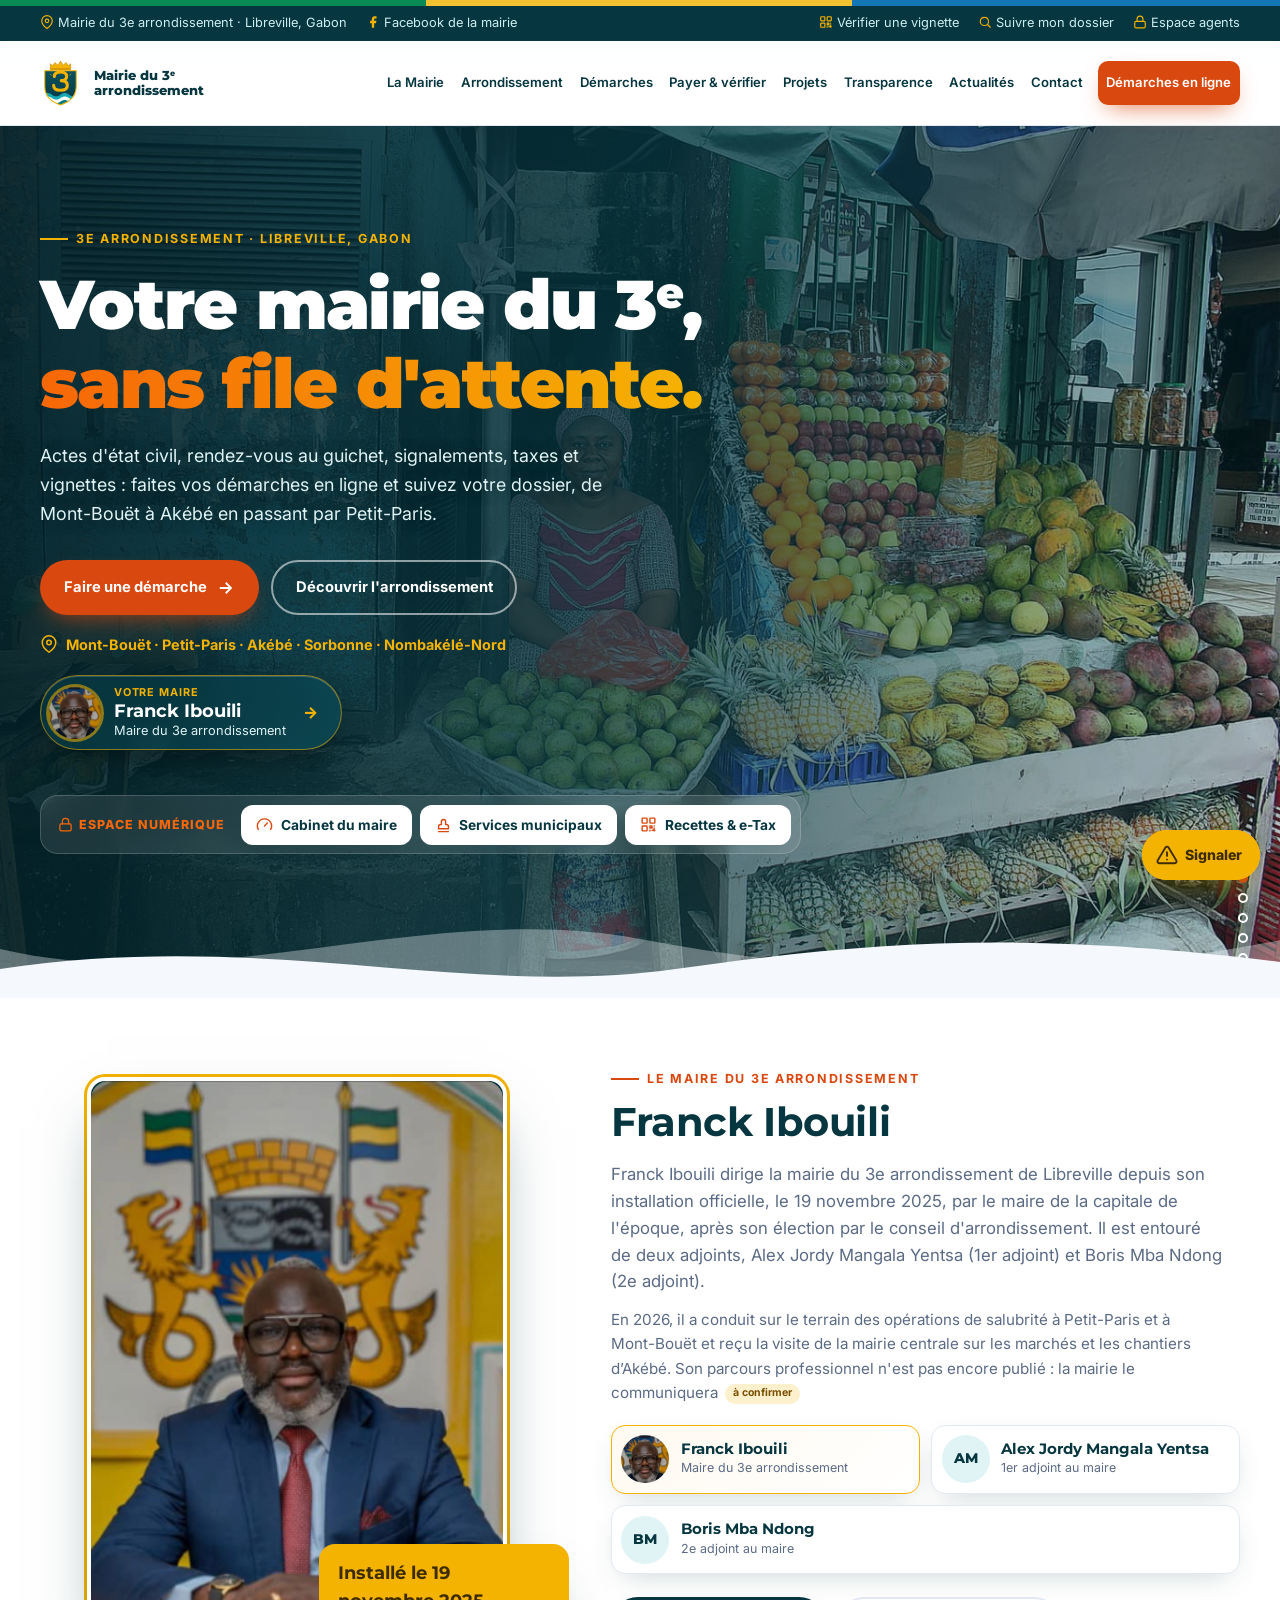
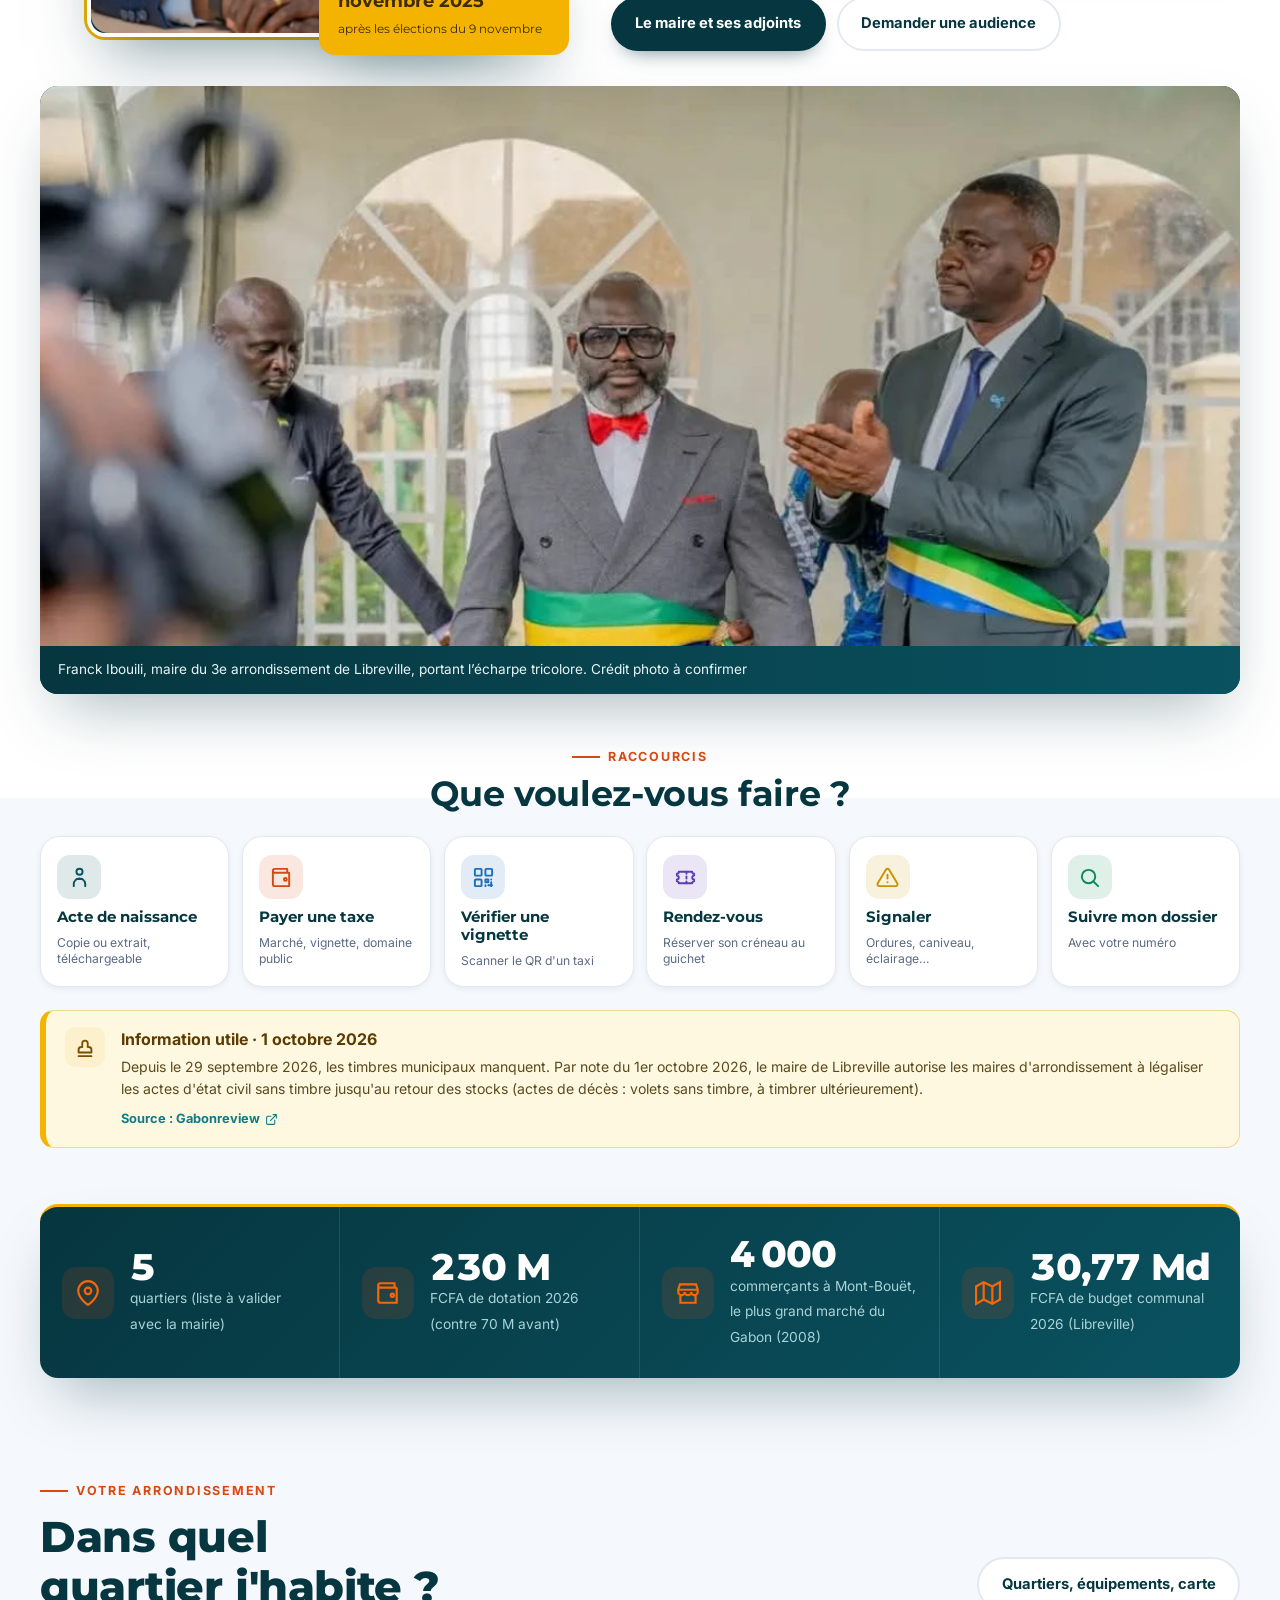
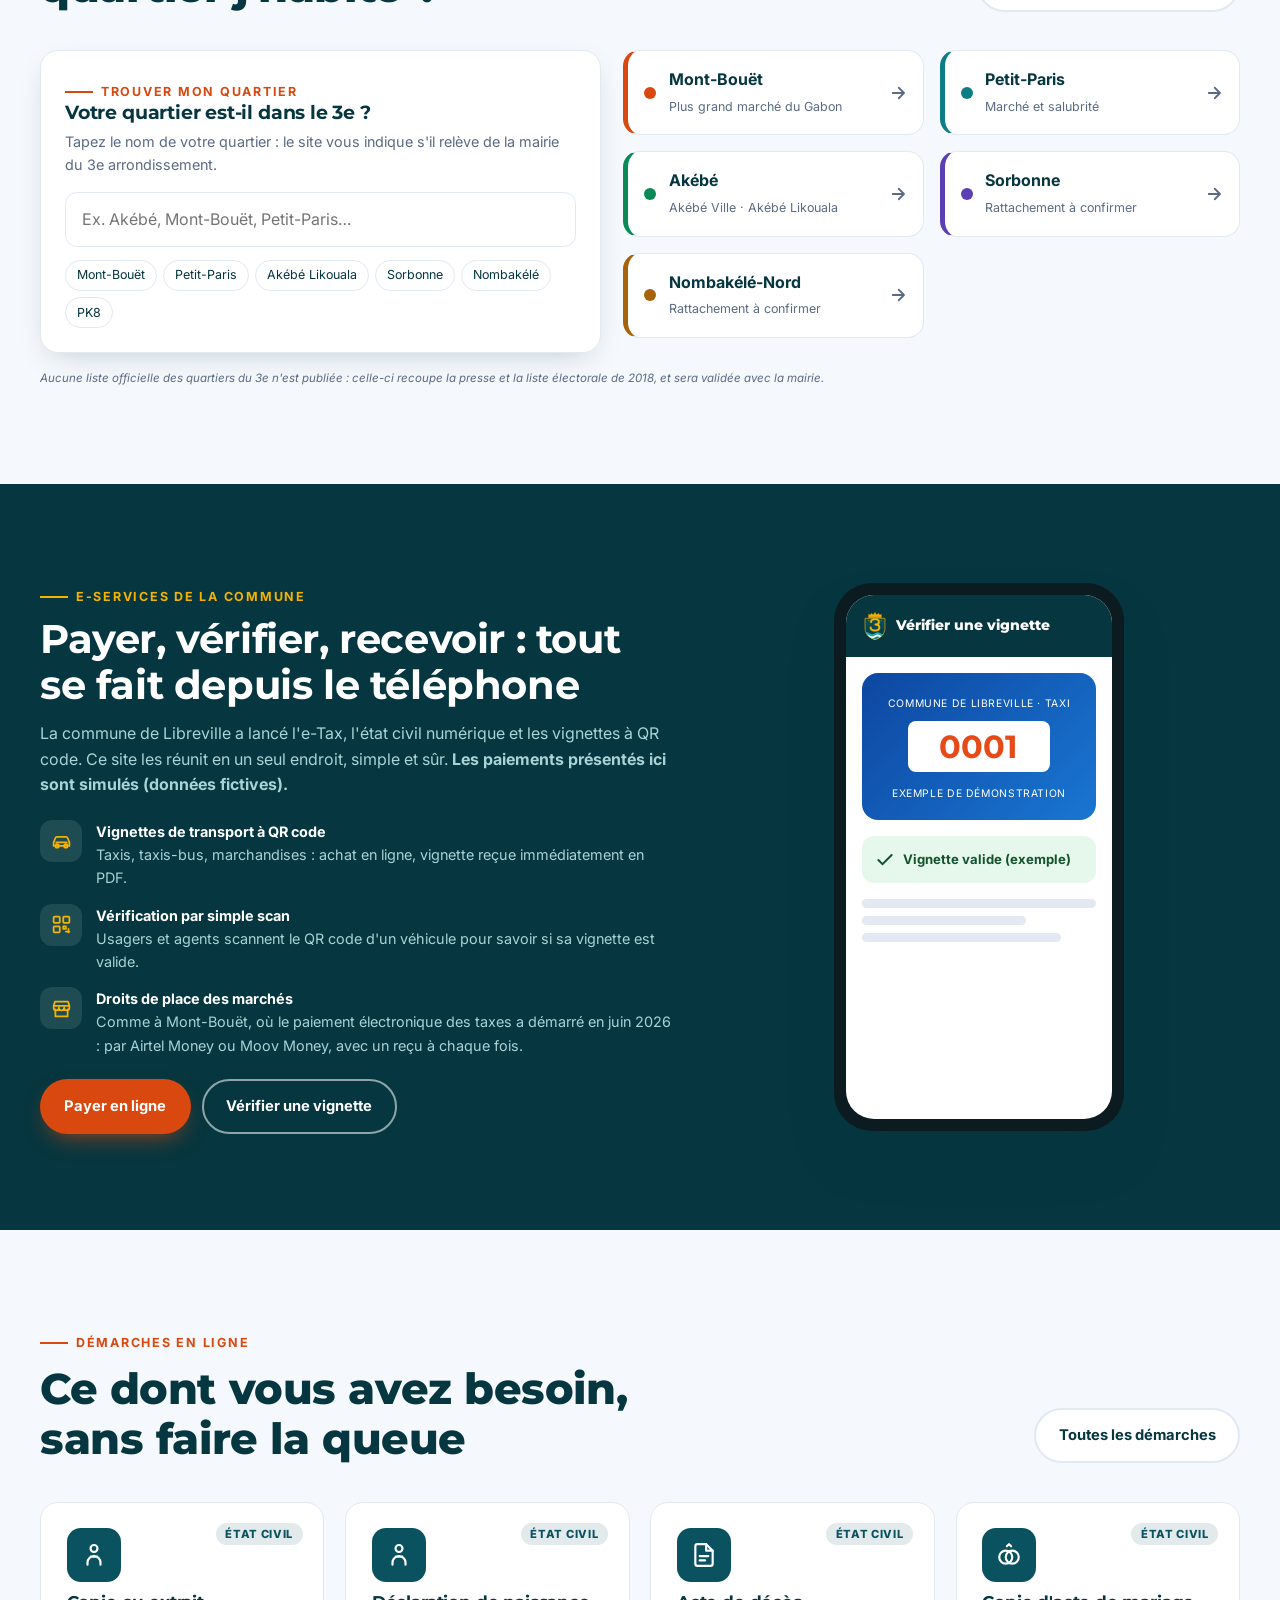
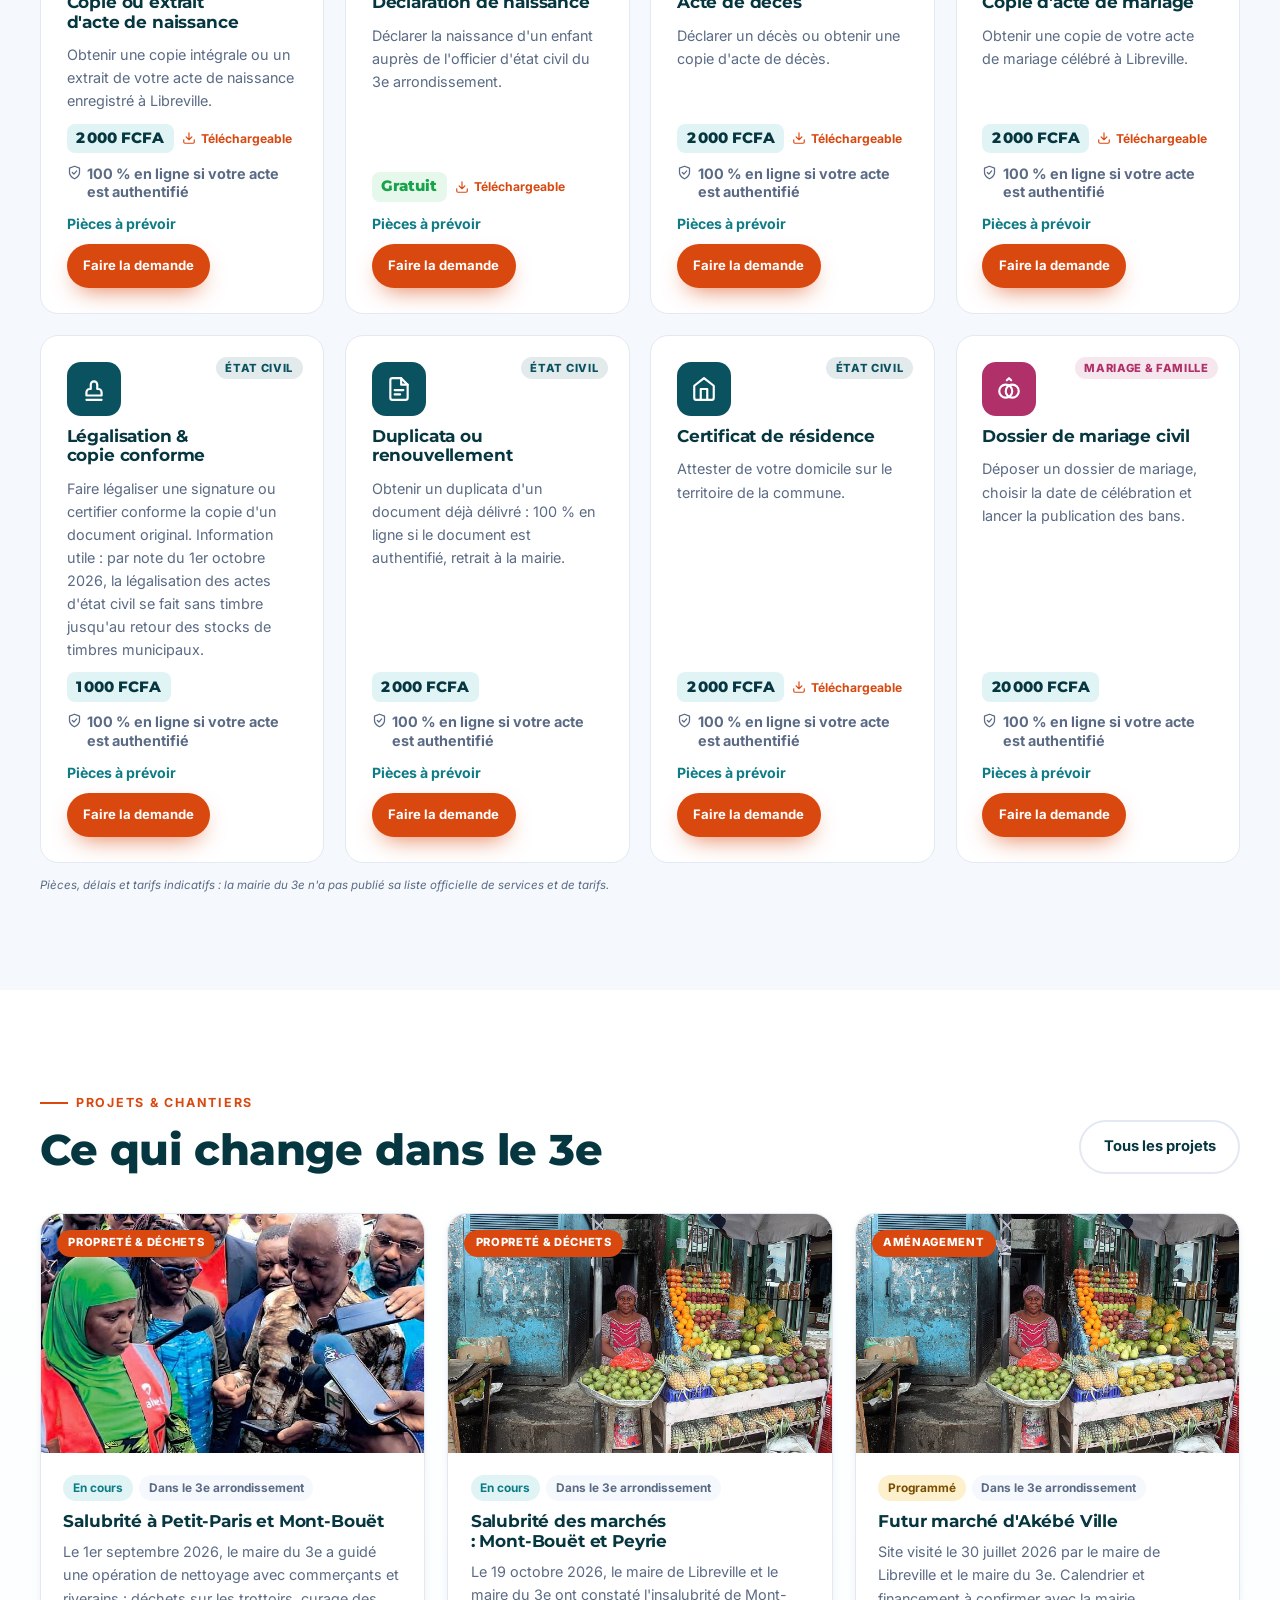
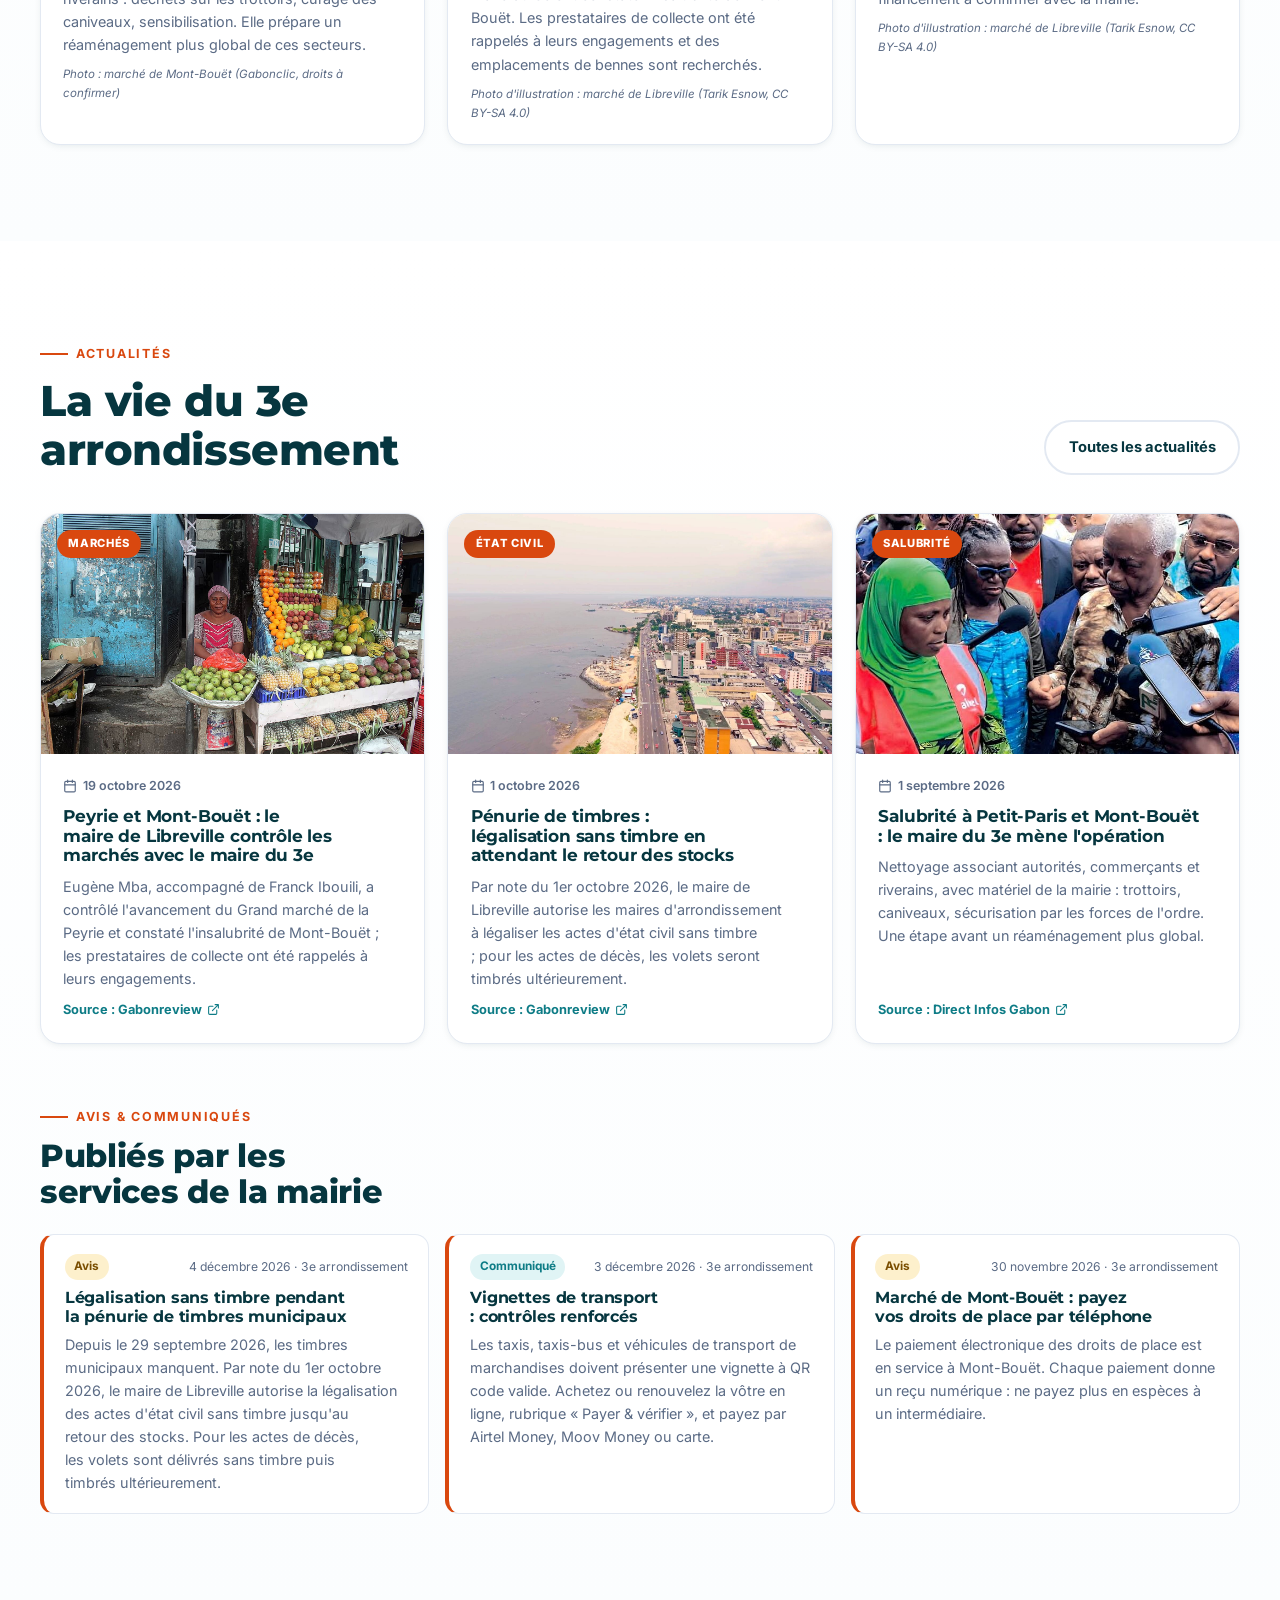
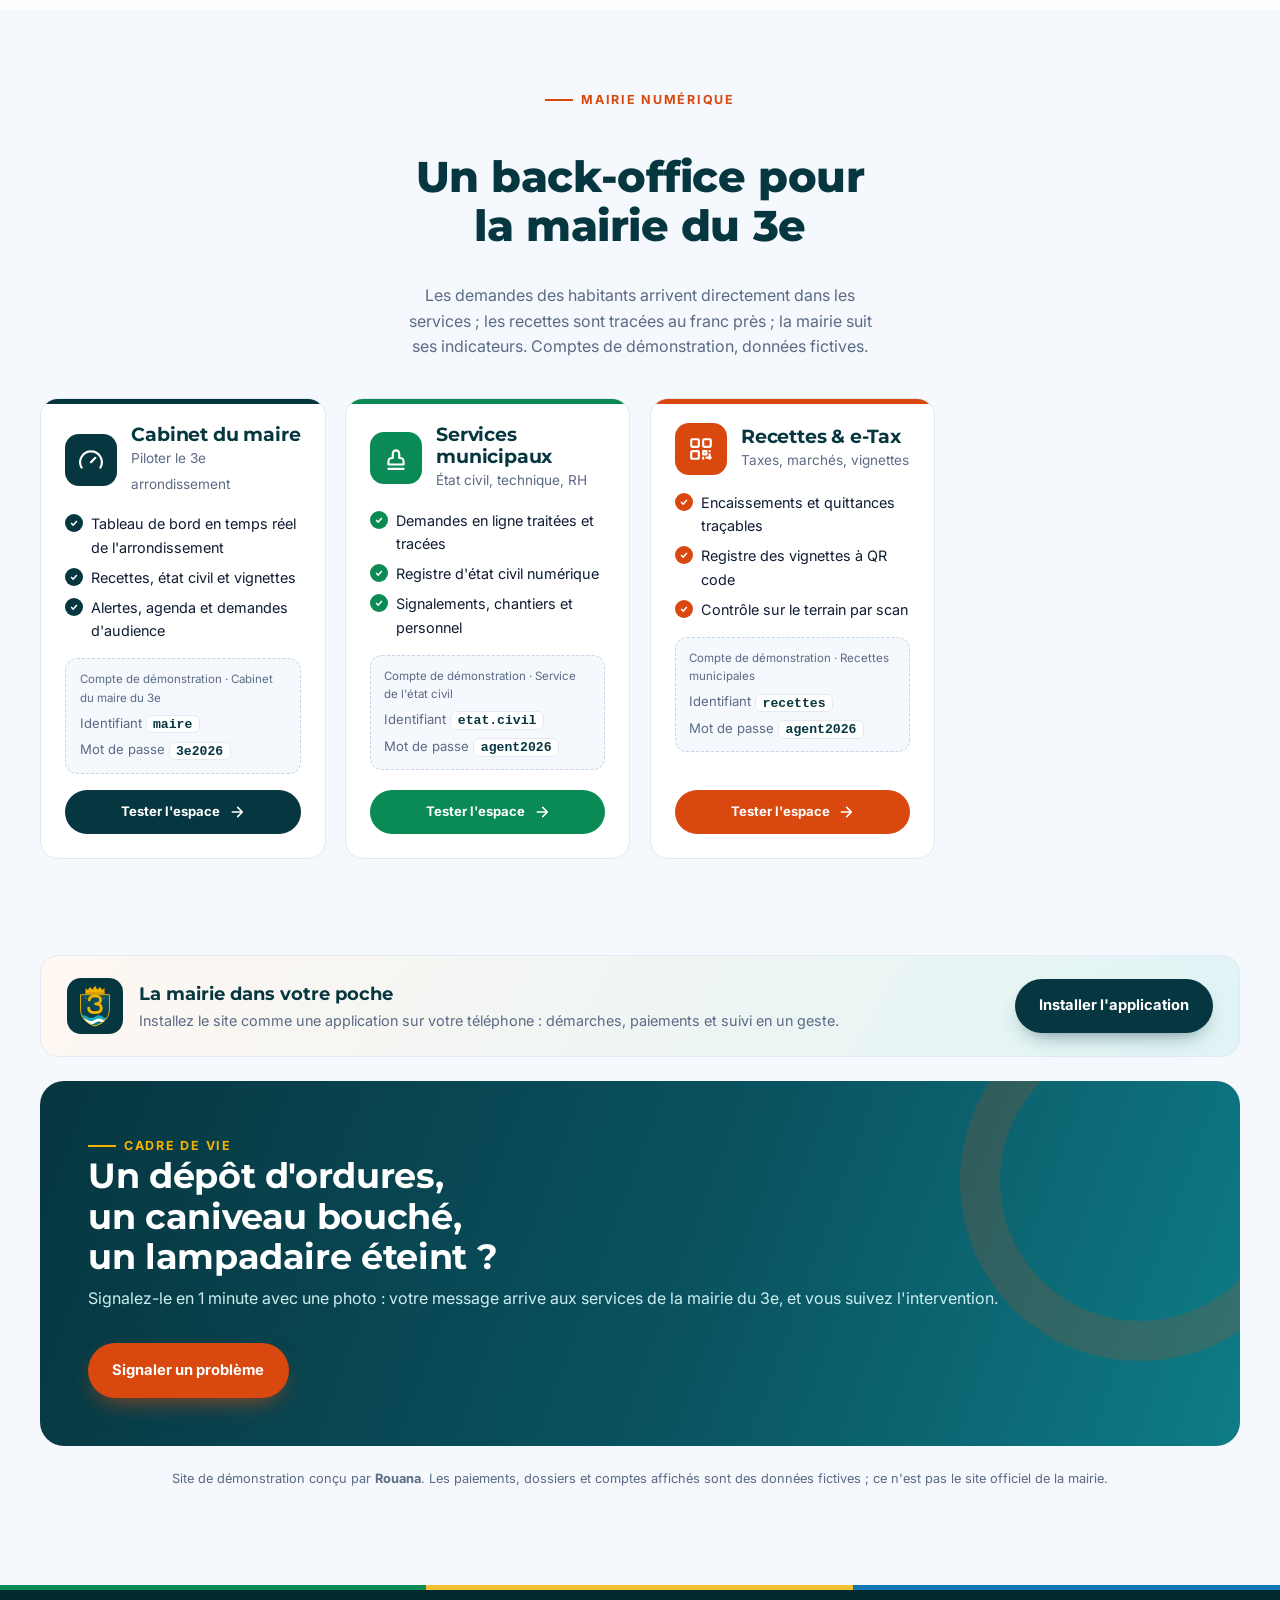
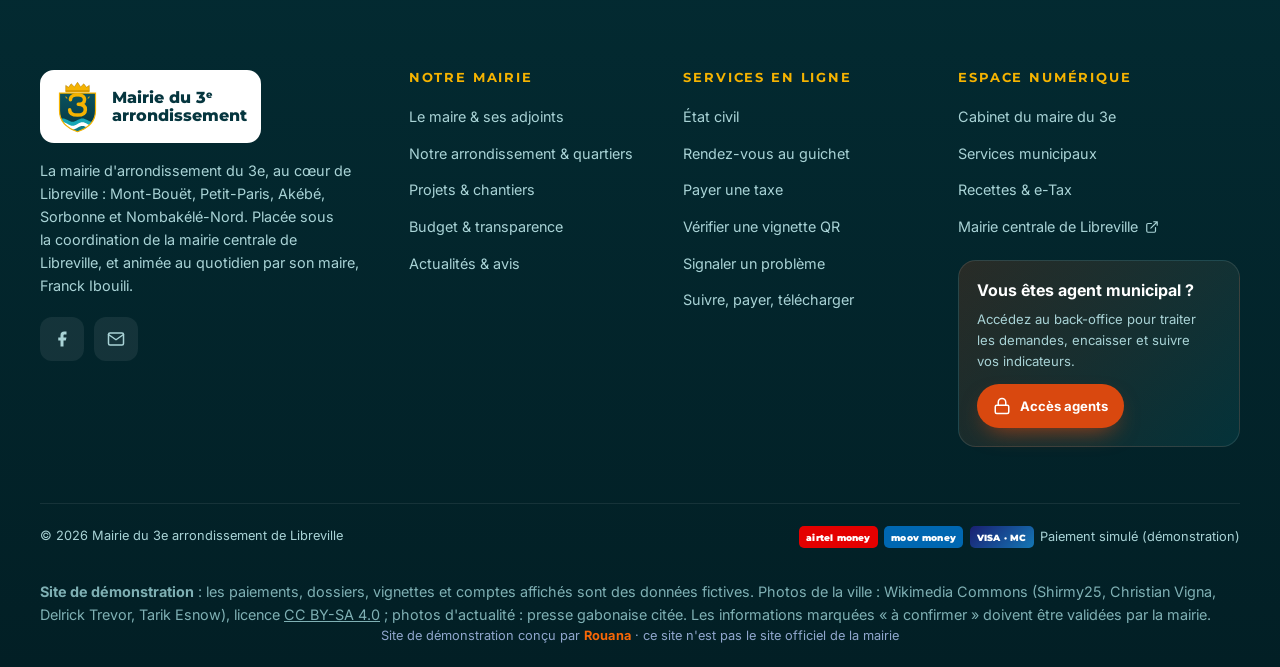
<file: index.html>
<!doctype html>
<html lang="fr">
<head>
<meta charset="utf-8">
<meta name="viewport" content="width=device-width, initial-scale=1, viewport-fit=cover">
<meta name="color-scheme" content="only light">
<meta name="theme-color" content="#06363f">
<title>Mairie du 3e arrondissement de Libreville – Démarches, taxes et quartiers</title>
<meta name="description" content="Site de démonstration de la mairie du 3e arrondissement de Libreville (Gabon) : Mont-Bouët, Petit-Paris, Akébé. Démarches en ligne, suivi de dossier, paiement des taxes, quartiers, projets et transparence.">
<meta property="og:type" content="website">
<meta property="og:site_name" content="Mairie du 3e arrondissement de Libreville">
<meta property="og:locale" content="fr_GA">
<meta property="og:title" content="Mairie du 3e arrondissement de Libreville">
<meta property="og:description" content="Votre mairie du 3e arrondissement, plus proche et plus simple : démarches, paiements, quartiers et projets. Site de démonstration conçu par Rouana.">
<meta property="og:image" content="assets/img/marche.jpg">
<meta name="twitter:card" content="summary_large_image">
<link rel="icon" href="assets/img/logo-3e.svg" type="image/svg+xml">
<link rel="manifest" href="manifest.webmanifest">
<link rel="apple-touch-icon" href="assets/img/icon-192.png">
<link rel="preconnect" href="https://fonts.googleapis.com"><link rel="preconnect" href="https://fonts.gstatic.com" crossorigin>
<link href="https://fonts.googleapis.com/css2?family=Inter:wght@400;500;600;700&family=Montserrat:wght@600;700;800;900&display=swap" rel="stylesheet">
<link rel="stylesheet" href="assets/css/style.css">
<script type="application/ld+json">{"@context":"https://schema.org","@type":"GovernmentOffice","name":"Mairie du 3e arrondissement de Libreville","description":"Mairie d'arrondissement de la commune de Libreville (Estuaire, Gabon). Site de démonstration.","areaServed":"3e arrondissement de Libreville","address":{"@type":"PostalAddress","addressLocality":"Libreville","addressCountry":"GA"}}</script>
</head>
<body data-page="index">
<div class="flagbar"></div>
<div id="site-header"></div>

<section class="hero" style="padding:0">
  <div class="hero-slides">
    <figure class="on"><img src="assets/img/marche.jpg" alt="" style="object-position:center 40%"></figure>
    <figure><img loading="lazy" src="assets/img/front-de-mer.jpg" alt=""></figure>
    <figure><img loading="lazy" src="assets/img/bd-independance.jpg" alt=""></figure>
    <figure><img loading="lazy" src="assets/img/libreville-nuit.jpg" alt=""></figure>
    <figure><img loading="lazy" src="assets/img/bord-de-mer.jpg" alt=""></figure>
  </div>
  <div class="wrap">
    <span class="eyebrow rv">3e arrondissement · Libreville, Gabon</span>
    <h1 class="rv d1">Votre mairie du 3<sup>e</sup>, <em>sans file d'attente.</em></h1>
    <p class="lead rv d2">Actes d'état civil, rendez-vous au guichet, signalements, taxes et vignettes : faites vos démarches en ligne et suivez votre dossier, de Mont-Bouët à Akébé en passant par Petit-Paris.</p>
    <div class="cta rv d3">
      <a class="btn btn-orange" href="demarches.html#demande">Faire une démarche <svg viewBox="0 0 24 24" fill="none" stroke="currentColor" stroke-width="2.4"><path d="M5 12h14M13 5l7 7-7 7"/></svg></a>
      <a class="btn btn-ghost" href="arrondissement.html">Découvrir l'arrondissement</a>
    </div>
    <p class="slogan rv d3"><svg viewBox="0 0 24 24" fill="none" stroke="currentColor" stroke-width="2" stroke-linecap="round" stroke-linejoin="round"><path d="M21 10c0 7-9 13-9 13S3 17 3 10a9 9 0 0118 0z"/><circle cx="12" cy="10" r="3"/></svg>Mont-Bouët · Petit-Paris · Akébé · Sorbonne · Nombakélé-Nord</p>
    <a class="hero-maire rv d3" href="#maire"><img class="mono" src="assets/img/maire-3e.png" alt="" width="52" height="52"><span><small>Votre maire</small><b>Franck Ibouili</b><em>Maire du 3e arrondissement</em></span></a>
    <div class="quick rv d3" id="quick-access"></div>
  </div>
  <div class="hero-dots"></div>
  <svg class="wave" viewBox="0 0 1440 110" preserveAspectRatio="none" aria-hidden="true">
    <path d="M0 60 C 240 110 480 10 720 50 S 1200 100 1500 40 V110 H0Z" fill="rgba(245,248,252,.35)"/>
    <path d="M0 80 C 300 40 520 110 760 80 S 1180 40 1500 80 V110 H0Z" fill="#f5f8fc"/>
  </svg>
</section>

<section id="maire" class="maire-sec" style="padding-top:3rem">
  <div class="wrap mot">
    <div class="ph rv"><div class="mairecard has-photo" aria-label="Franck Ibouili, maire du 3e arrondissement"><img src="assets/img/maire-3e.png" alt="Franck Ibouili, maire du 3e arrondissement de Libreville, assis devant le blason de la commune" class="portrait" width="330" height="497"></div><div class="badge"><b>Installé le 19 novembre 2025</b><span>après les élections du 9 novembre</span></div></div>
    <div>
      <span class="eyebrow rv">Le maire du 3e arrondissement</span>
      <h2 class="rv d1" style="font-size:clamp(1.7rem,3.2vw,2.5rem);color:var(--navy);margin-top:.6rem">Franck Ibouili</h2>
      <p class="lead-p rv d2" style="margin-top:1rem">Franck Ibouili dirige la mairie du 3e arrondissement de Libreville depuis son installation officielle, le 19 novembre 2025, par le maire de la capitale de l'époque, après son élection par le conseil d'arrondissement. Il est entouré de deux adjoints, Alex Jordy Mangala Yentsa (1er adjoint) et Boris Mba Ndong (2e adjoint).</p>
      <p class="lead-p rv d2" style="margin-top:.8rem;font-size:.95rem">En 2026, il a conduit sur le terrain des opérations de salubrité à Petit-Paris et à Mont-Bouët et reçu la visite de la mairie centrale sur les marchés et les chantiers d’Akébé. Son parcours professionnel n'est pas encore publié : la mairie le communiquera <span class="chip warn conf">à confirmer</span></p>
      <div class="mteam rv d3"><div class="mt lead"><img src="assets/img/maire-3e.png" alt="" width="48" height="48"><span><b>Franck Ibouili</b><small>Maire du 3e arrondissement</small></span></div><div class="mt"><span class="av">AM</span><span><b>Alex Jordy Mangala Yentsa</b><small>1er adjoint au maire</small></span></div><div class="mt"><span class="av">BM</span><span><b>Boris Mba Ndong</b><small>2e adjoint au maire</small></span></div></div>
      <div class="cta rv d3" style="display:flex;gap:.7rem;flex-wrap:wrap;margin-top:1.4rem"><a class="btn btn-navy" href="mairie.html">Le maire et ses adjoints</a><a class="btn btn-line" href="demarches.html?d=audience#demande">Demander une audience</a></div>
    </div>
  </div>
  <div class="wrap"><figure class="maire-fig rv"><img src="assets/img/maire-3e-ceremonie.webp" alt="Franck Ibouili, maire du 3e arrondissement, portant l’écharpe tricolore aux couleurs du Gabon" loading="lazy" width="1172" height="781"><figcaption>Franck Ibouili, maire du 3e arrondissement de Libreville, portant l’écharpe tricolore. <span class="conf">Crédit photo à confirmer</span></figcaption></figure></div>
</section>

<section class="do-sec"><div class="wrap">
  <div class="center" style="margin-bottom:1.4rem"><span class="eyebrow rv">Raccourcis</span><h2 class="rv d1" style="font-size:clamp(1.5rem,3vw,2.2rem);color:var(--navy);margin-top:.4rem">Que voulez-vous faire ?</h2></div>
  <div class="do-grid" id="do-grid"></div>
  <div id="info-timbres" style="margin-top:1.4rem"></div>
</div></section>

<div class="stats" style="margin-top:2.5rem"><div class="wrap"><div class="grid">
  <div class="stat"><div class="ic"><svg viewBox="0 0 24 24" fill="none" stroke="currentColor" stroke-width="2"><path d="M21 10c0 7-9 13-9 13S3 17 3 10a9 9 0 0118 0z"/><circle cx="12" cy="10" r="3"/></svg></div><div><b data-count="5">0</b><span>quartiers (liste à valider avec la mairie)</span></div></div>
  <div class="stat"><div class="ic"><svg viewBox="0 0 24 24" fill="none" stroke="currentColor" stroke-width="2"><path d="M20 7H5a2 2 0 010-4h13v4M3 5v14a2 2 0 002 2h15V7"/><circle cx="16" cy="14" r="1.5"/></svg></div><div><b data-count="230" data-suffix=" M">0</b><span>FCFA de dotation 2026 (contre 70 M avant)</span></div></div>
  <div class="stat"><div class="ic"><svg viewBox="0 0 24 24" fill="none" stroke="currentColor" stroke-width="2"><path d="M3 9l1.5-5h15L21 9M3 9h18v2a3 3 0 01-6 0 3 3 0 01-6 0 3 3 0 01-6 0zM5 13v8h14v-8"/></svg></div><div><b data-count="4000">0</b><span>commerçants à Mont-Bouët, le plus grand marché du Gabon (2008)</span></div></div>
  <div class="stat"><div class="ic"><svg viewBox="0 0 24 24" fill="none" stroke="currentColor" stroke-width="2"><path d="M1 6v16l7-4 8 4 7-4V2l-7 4-8-4-7 4zM8 2v16M16 6v16"/></svg></div><div><b data-count="30.77" data-dec="2" data-suffix=" Md">0</b><span>FCFA de budget communal 2026 (Libreville)</span></div></div>
</div></div></div>



<section>
  <div class="wrap">
    <div class="sec-head"><div><span class="eyebrow rv">Votre arrondissement</span><h2 class="rv d1">Dans quel quartier j'habite ?</h2></div><a class="btn btn-line rv" href="arrondissement.html">Quartiers, équipements, carte</a></div>
    <div class="home-arr">
      <div class="finder rv" id="finder-home" data-target="">
        <span class="eyebrow">Trouver mon quartier</span>
        <h3>Votre quartier est-il dans le 3e ?</h3>
        <p>Tapez le nom de votre quartier : le site vous indique s'il relève de la mairie du 3e arrondissement.</p>
        <div class="srch"><input type="search" placeholder="Ex. Akébé, Mont-Bouët, Petit-Paris…" aria-label="Votre quartier" autocomplete="off"></div>
        <div class="res" aria-live="polite"></div>
        <div class="chips"></div>
      </div>
      <div class="arr-minis" id="arr-home"></div>
    </div>
    <p class="imgnote" style="margin-top:1rem">Aucune liste officielle des quartiers du 3e n'est publiée : celle-ci recoupe la presse et la liste électorale de 2018, et sera validée avec la mairie.</p>
  </div>
</section>

<section class="bg-navy">
  <div class="wrap eserv">
    <div>
      <span class="eyebrow">e-Services de la commune</span>
      <h2>Payer, vérifier, recevoir : tout se fait depuis le téléphone</h2>
      <p>La commune de Libreville a lancé l'e-Tax, l'état civil numérique et les vignettes à QR code. Ce site les réunit en un seul endroit, simple et sûr. <b>Les paiements présentés ici sont simulés (données fictives).</b></p>
      <div class="feats">
        <div class="feat"><span class="i"><svg viewBox="0 0 24 24" fill="none" stroke="currentColor" stroke-width="2" stroke-linecap="round" stroke-linejoin="round"><path d="M5 17h14M3 17v-4l2-5a2 2 0 012-1.3h10A2 2 0 0119 8l2 5v4M6 13h12"/><circle cx="7" cy="17" r="2"/><circle cx="17" cy="17" r="2"/></svg></span><span><b>Vignettes de transport à QR code</b><span>Taxis, taxis-bus, marchandises : achat en ligne, vignette reçue immédiatement en PDF.</span></span></div>
        <div class="feat"><span class="i"><svg viewBox="0 0 24 24" fill="none" stroke="currentColor" stroke-width="2" stroke-linecap="round" stroke-linejoin="round"><rect x="3" y="3" width="7" height="7" rx="1"/><rect x="14" y="3" width="7" height="7" rx="1"/><rect x="3" y="14" width="7" height="7" rx="1"/><path d="M14 14h3v3h-3zM17 20h4M20 17v4"/></svg></span><span><b>Vérification par simple scan</b><span>Usagers et agents scannent le QR code d'un véhicule pour savoir si sa vignette est valide.</span></span></div>
        <div class="feat"><span class="i"><svg viewBox="0 0 24 24" fill="none" stroke="currentColor" stroke-width="2" stroke-linecap="round" stroke-linejoin="round"><path d="M3 9l1.5-5h15L21 9M3 9h18v2a3 3 0 01-6 0 3 3 0 01-6 0 3 3 0 01-6 0zM5 13v8h14v-8"/></svg></span><span><b>Droits de place des marchés</b><span>Comme à Mont-Bouët, où le paiement électronique des taxes a démarré en juin 2026 : par Airtel Money ou Moov Money, avec un reçu à chaque fois.</span></span></div>
      </div>
      <div style="display:flex;gap:.7rem;flex-wrap:wrap"><a class="btn btn-orange" href="payer.html">Payer en ligne</a><a class="btn btn-ghost" href="payer.html#verifier">Vérifier une vignette</a></div>
    </div>
    <div class="phone" aria-hidden="true"><div class="screen">
      <div class="bar"><img src="assets/img/logo-3e.svg" alt="">Vérifier une vignette</div>
      <div class="vig"><small>Commune de Libreville · Taxi</small><b>0001</b><small>Exemple de démonstration</small></div>
      <div class="ok"><svg viewBox="0 0 24 24" fill="none" stroke="currentColor" stroke-width="2.4" stroke-linecap="round"><path d="M20 6L9 17l-5-5"/></svg>Vignette valide (exemple)</div>
      <div class="lines"><i></i><i></i><i></i></div>
    </div></div>
  </div>
</section>

<section>
  <div class="wrap">
    <div class="sec-head">
      <div><span class="eyebrow rv">Démarches en ligne</span><h2 class="rv d1">Ce dont vous avez besoin, sans faire la queue</h2></div>
      <a class="btn btn-line rv" href="demarches.html">Toutes les démarches</a>
    </div>
    <div class="cards swipe" id="dem-grid" data-limit="8"></div>
    <p class="swipe-hint">Faites glisser pour voir plus →</p>
    <p class="imgnote" style="margin-top:.8rem">Pièces, délais et tarifs indicatifs : la mairie du 3e n'a pas publié sa liste officielle de services et de tarifs.</p>
  </div>
</section>

<section class="bg-white">
  <div class="wrap">
    <div class="sec-head">
      <div><span class="eyebrow rv">Projets & chantiers</span><h2 class="rv d1">Ce qui change dans le 3e</h2></div>
      <a class="btn btn-line rv" href="projets.html">Tous les projets</a>
    </div>
    <div class="news swipe" id="proj-grid" data-limit="3"></div>
    <p class="swipe-hint">Faites glisser pour voir plus →</p>
  </div>
</section>



<section class="bg-white">
  <div class="wrap">
    <div class="sec-head">
      <div><span class="eyebrow rv">Actualités</span><h2 class="rv d1">La vie du 3e arrondissement</h2></div>
      <a class="btn btn-line rv" href="actualites.html">Toutes les actualités</a>
    </div>
    <div class="news swipe" id="news" data-limit="3"></div>
    <p class="swipe-hint">Faites glisser pour voir plus →</p>
    <div class="sec-head" style="margin:3.5rem 0 1.4rem"><div><span class="eyebrow rv">Avis & communiqués</span><h2 class="rv d1" style="font-size:clamp(1.4rem,2.6vw,2rem)">Publiés par les services de la mairie</h2></div></div>
    <div class="avis-list" id="avis" data-limit="3"></div>
  </div>
</section>

<section class="espace-sec" id="espace-numerique">
  <div class="wrap">
    <div class="center"><div class="sec-head"><span class="eyebrow rv">Mairie numérique</span><h2 class="rv d1">Un back-office pour la mairie du 3e</h2><p class="rv d2">Les demandes des habitants arrivent directement dans les services ; les recettes sont tracées au franc près ; la mairie suit ses indicateurs. Comptes de démonstration, données fictives.</p></div></div>
    <div class="access" id="access-cards"></div>
  </div>
</section>

<section style="padding-top:0">
  <div class="wrap">
    <div class="install rv">
      <div class="t"><img src="assets/img/logo-3e.svg" alt=""><span><b>La mairie dans votre poche</b><span>Installez le site comme une application sur votre téléphone : démarches, paiements et suivi en un geste.</span></span></div>
      <button class="btn btn-navy" type="button" data-install>Installer l'application</button>
    </div>
    <div class="band rv" style="margin-top:1.5rem">
      <div><span class="eyebrow">Cadre de vie</span><h2>Un dépôt d'ordures, un caniveau bouché, un lampadaire éteint ?</h2><p>Signalez-le en 1 minute avec une photo : votre message arrive aux services de la mairie du 3e, et vous suivez l'intervention.</p></div>
      <a class="btn btn-orange" href="demarches.html?d=signalement#demande">Signaler un problème</a>
    </div>
    <p class="demo-note rv">Site de démonstration conçu par <b>Rouana</b>. Les paiements, dossiers et comptes affichés sont des données fictives ; ce n'est pas le site officiel de la mairie.</p>
  </div>
</section>

<div id="site-footer"></div>
<script src="assets/js/data.js"></script>
<script src="assets/js/config.js"></script>
<script src="assets/js/store.js"></script>
<script src="assets/js/main.js"></script>
</body>
</html>
</file>
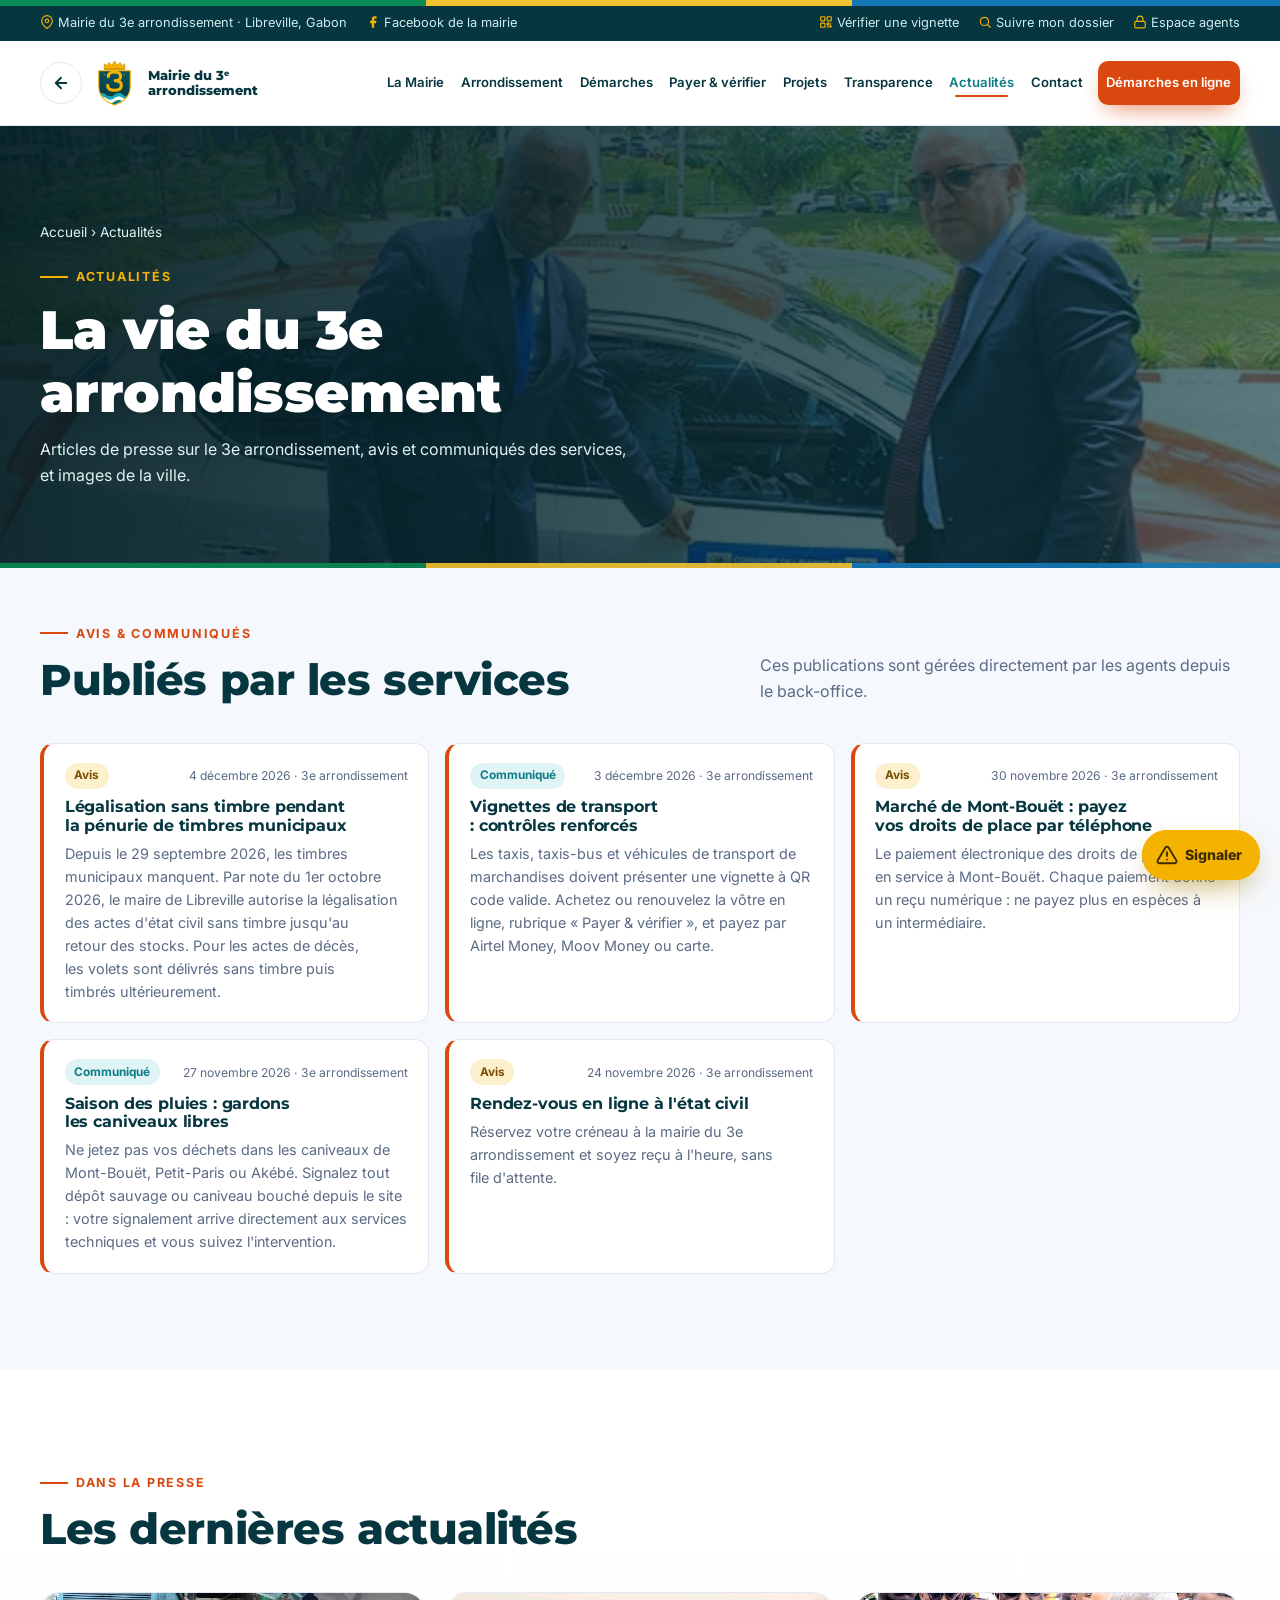
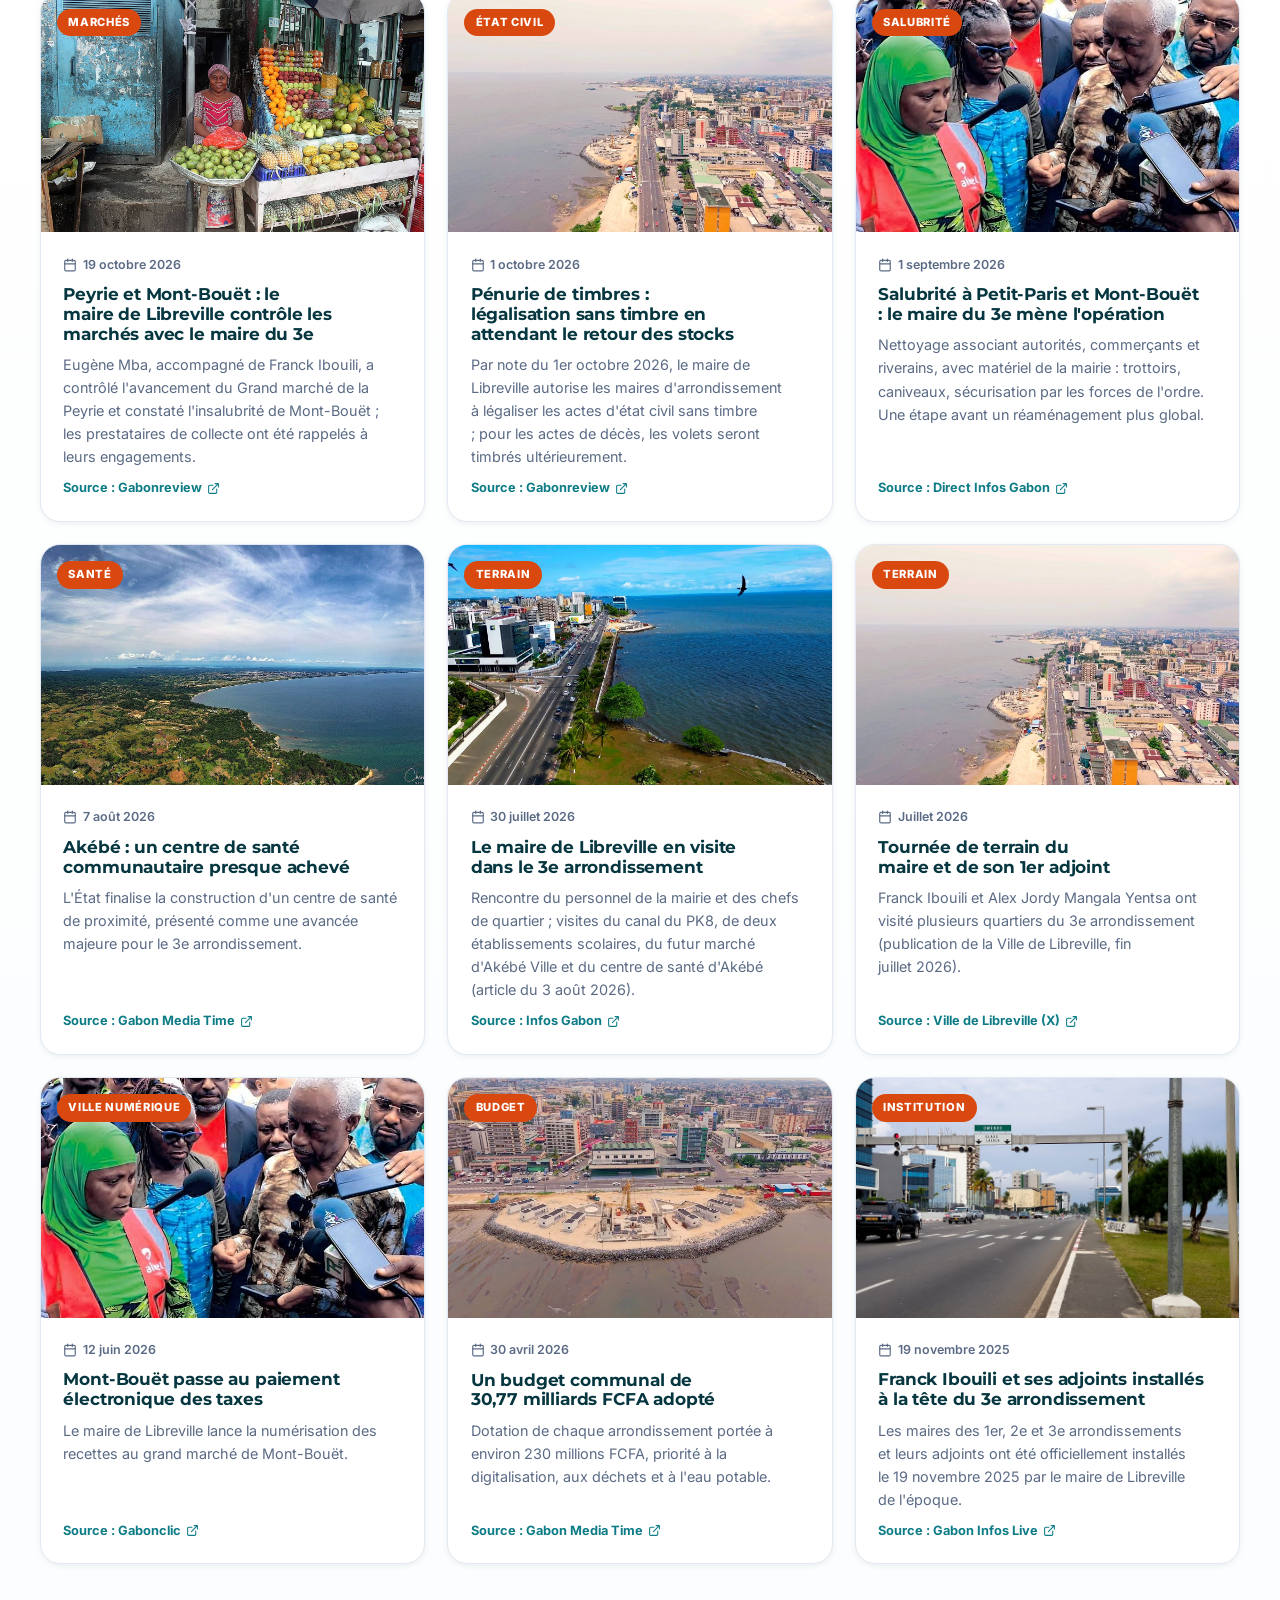
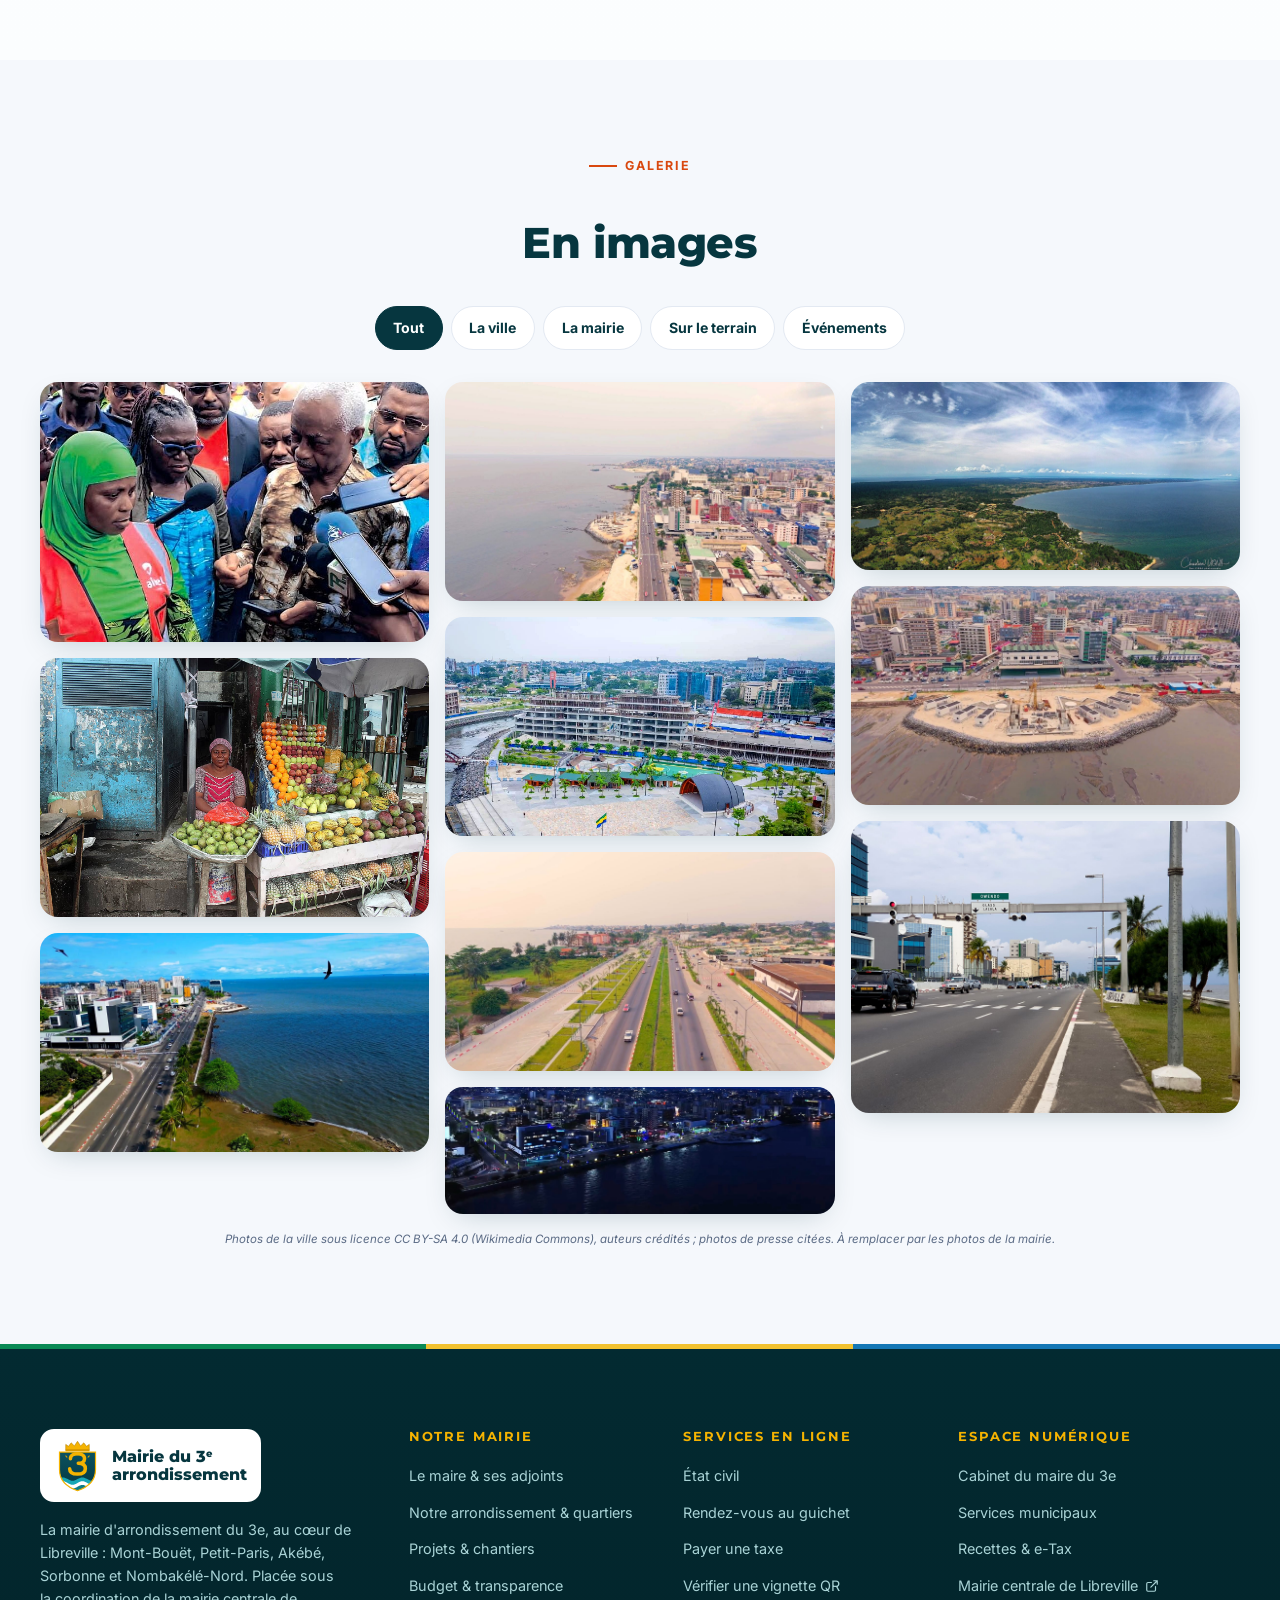
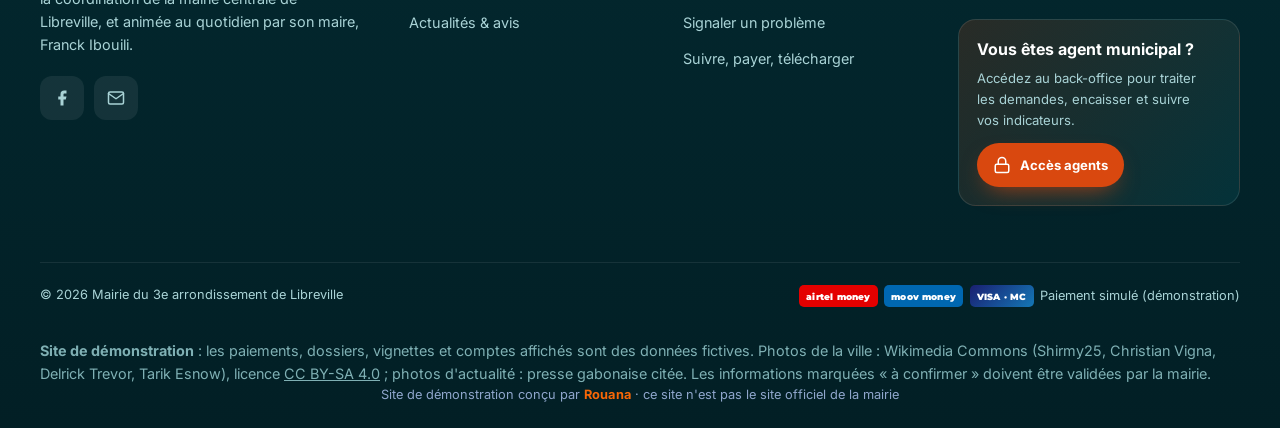
<file: actualites.html>
<!doctype html>
<html lang="fr">
<head>
<meta charset="utf-8">
<meta name="viewport" content="width=device-width, initial-scale=1, viewport-fit=cover">
<meta name="color-scheme" content="only light">
<meta name="theme-color" content="#06363f">
<title>Actualités – Mairie du 3e arrondissement de Libreville</title>
<meta name="description" content="Actualités, avis et communiqués de la mairie du 3e arrondissement de Libreville, galerie photos.">
<meta property="og:title" content="Actualités – Mairie du 3e arrondissement de Libreville">
<meta property="og:type" content="website">
<meta property="og:site_name" content="Mairie du 3e arrondissement de Libreville">
<meta name="twitter:card" content="summary_large_image">
<meta property="og:description" content="Actualités, avis et communiqués de la mairie du 3e arrondissement de Libreville, galerie photos.">
<meta property="og:image" content="assets/img/vignettes-lancement.jpg">
<link rel="icon" href="assets/img/logo-3e.svg" type="image/svg+xml">
<link rel="manifest" href="manifest.webmanifest">
<link rel="apple-touch-icon" href="assets/img/icon-192.png">
<link rel="preconnect" href="https://fonts.googleapis.com"><link rel="preconnect" href="https://fonts.gstatic.com" crossorigin>
<link href="https://fonts.googleapis.com/css2?family=Inter:wght@400;500;600;700&family=Montserrat:wght@600;700;800;900&display=swap" rel="stylesheet">
<link rel="stylesheet" href="assets/css/style.css">
</head>
<body data-page="actualites">
<div class="flagbar"></div>
<div id="site-header"></div>

<section class="page-hero">
  <img class="bg" src="assets/img/vignettes-lancement.jpg" alt="" style="object-position:center 30%">
  <div class="wrap">
    <p class="crumbs"><a href="index.html">Accueil</a> › Actualités</p>
    <span class="eyebrow">Actualités</span>
    <h1>La vie du 3e arrondissement</h1>
    <p>Articles de presse sur le 3e arrondissement, avis et communiqués des services, et images de la ville.</p>
  </div>
</section>

<section>
  <div class="wrap">
    <div class="sec-head"><div><span class="eyebrow rv">Avis & communiqués</span><h2 class="rv d1">Publiés par les services</h2></div><p class="rv d2">Ces publications sont gérées directement par les agents depuis le back-office.</p></div>
    <div class="avis-list" id="avis"></div>
  </div>
</section>
<section class="bg-white">
  <div class="wrap">
    <div class="sec-head"><div><span class="eyebrow rv">Dans la presse</span><h2 class="rv d1">Les dernières actualités</h2></div></div>
    <div class="news" id="news"></div>
  </div>
</section>
<section>
  <div class="wrap">
    <div class="center"><div class="sec-head"><span class="eyebrow rv">Galerie</span><h2 class="rv d1">En images</h2></div></div>
    <div class="filters" id="gallery-filters"></div>
    <div class="gallery" id="gallery"></div>
    <p class="imgnote center" style="margin-top:1rem" id="gal-note">Photos de la ville sous licence CC BY-SA 4.0 (Wikimedia Commons), auteurs crédités ; photos de presse citées. À remplacer par les photos de la mairie.</p>
  </div>
</section>

<div id="site-footer"></div>
<script src="assets/js/data.js"></script>
<script src="assets/js/config.js"></script>
<script src="assets/js/store.js"></script>
<script src="assets/js/main.js"></script>
</body>
</html>
</file>
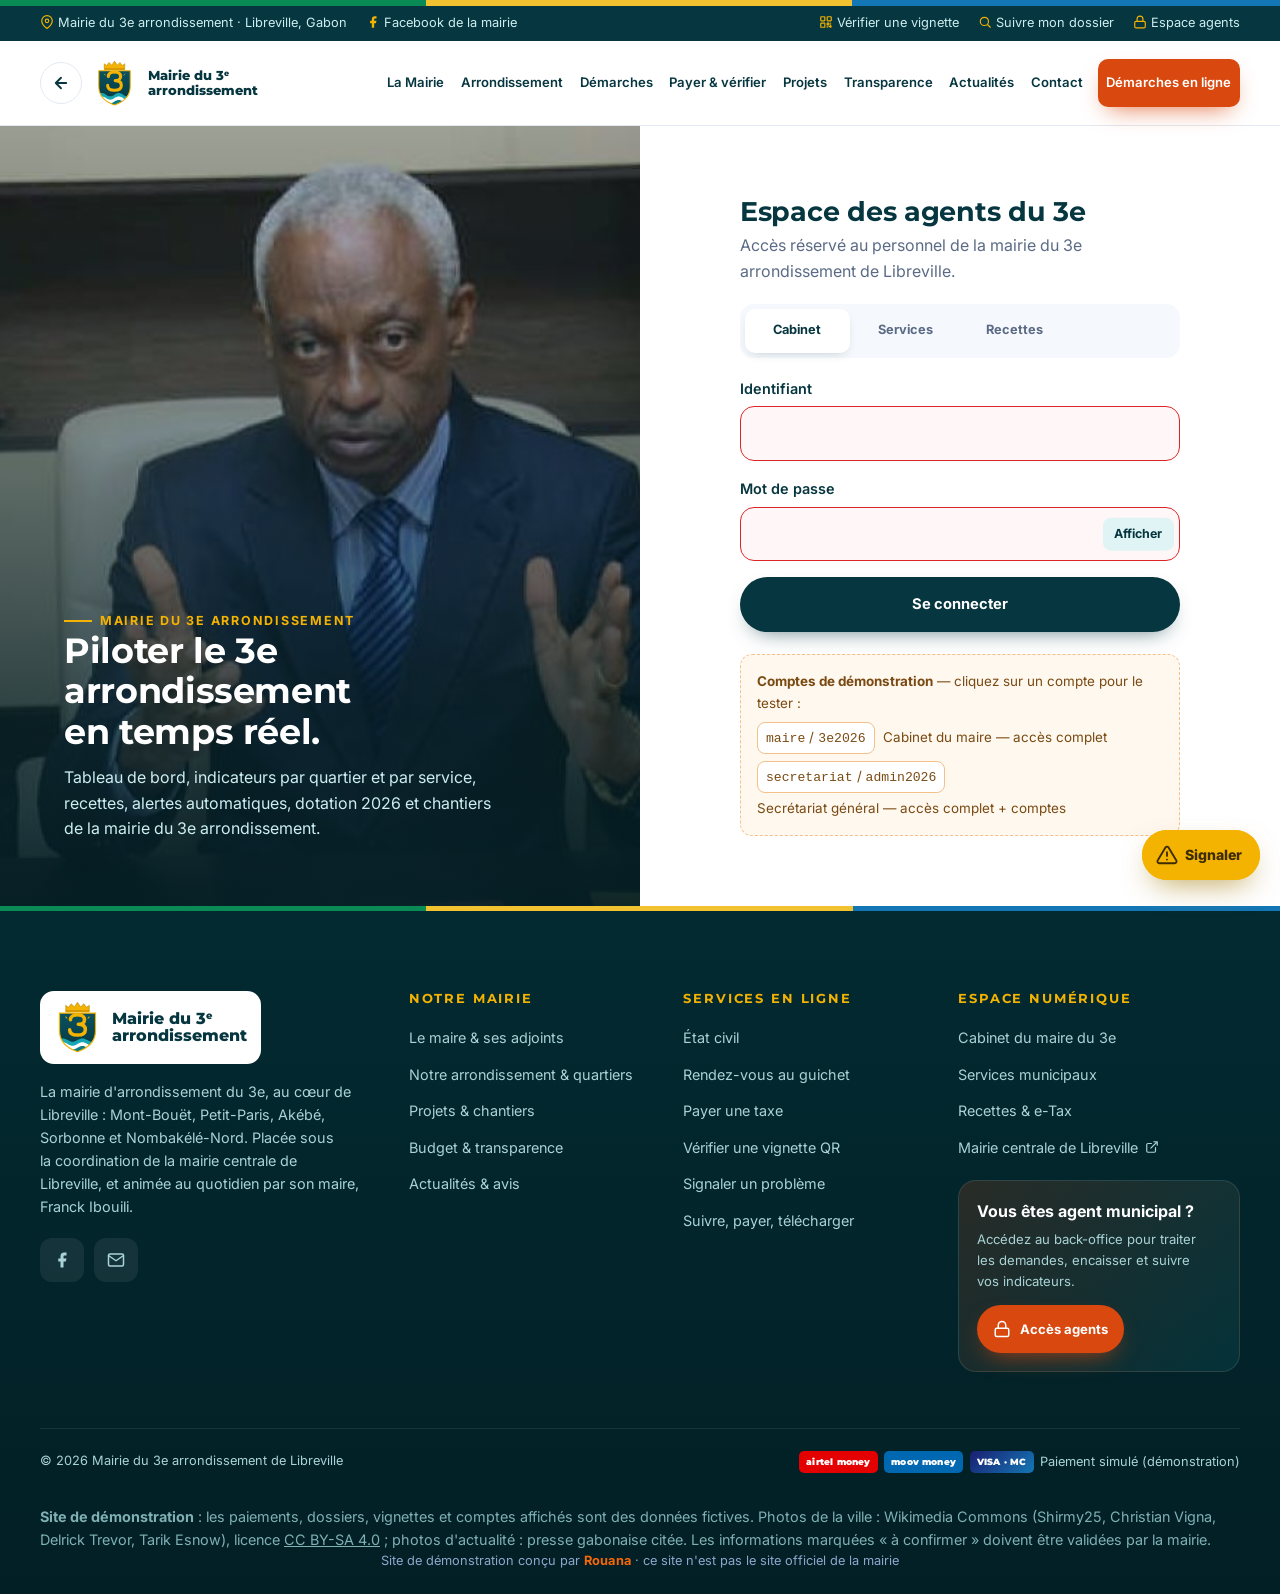
<file: agents.html>
<!doctype html>
<html lang="fr">
<head>
<meta charset="utf-8">
<meta name="viewport" content="width=device-width, initial-scale=1, viewport-fit=cover">
<meta name="color-scheme" content="only light">
<meta name="theme-color" content="#06363f">
<title>Back-office – Mairie du 3e arrondissement de Libreville</title>
<meta name="robots" content="noindex">
<link rel="icon" href="assets/img/logo-lbv.svg">
<link rel="manifest" href="manifest.webmanifest">
<link rel="apple-touch-icon" href="assets/img/icon-192.png">
<link rel="preconnect" href="https://fonts.googleapis.com"><link rel="preconnect" href="https://fonts.gstatic.com" crossorigin>
<link href="https://fonts.googleapis.com/css2?family=Inter:wght@400;500;600;700&family=Montserrat:wght@600;700;800;900&display=swap" rel="stylesheet">
<link rel="stylesheet" href="assets/css/style.css">
<link rel="stylesheet" href="assets/css/backoffice.css">
</head>
<body data-page="portal">
<a class="skip" href="#views">Aller au contenu</a>
<div class="app">
  <aside class="sidebar" id="sb" aria-label="Navigation du back-office"></aside>
  <main class="app-main" id="main">
    <div class="app-top">
      <div style="display:flex;gap:.8rem;align-items:center"><button class="sb-toggle" id="sbt" aria-label="Ouvrir le menu" aria-expanded="false" aria-controls="sb"><svg width="22" height="22" viewBox="0 0 24 24" fill="none" stroke="currentColor" stroke-width="2" stroke-linecap="round"><path d="M3 6h18M3 12h18M3 18h18"/></svg></button><button class="tbtn back" id="vback" hidden aria-label="Retour"><svg viewBox="0 0 24 24" fill="none" stroke="currentColor" stroke-width="2.4" stroke-linecap="round" stroke-linejoin="round"><path d="M19 12H5M12 19l-7-7 7-7"/></svg><span>Retour</span></button><div><h1 id="vt">Chargement…</h1><p id="vs"></p></div></div>
      <div class="top-actions"><div class="who" id="who"></div><a class="tbtn" href="index.html" title="Retour au site" aria-label="Retour au site"><svg viewBox="0 0 24 24" fill="none" stroke="currentColor" stroke-width="2" stroke-linecap="round" stroke-linejoin="round"><path d="M3 9l9-7 9 7v11a2 2 0 01-2 2H5a2 2 0 01-2-2z"/><path d="M9 22V12h6v10"/></svg><span>Site</span></a><button class="tbtn out" id="quit" title="Se déconnecter et quitter" aria-label="Sortir"><svg viewBox="0 0 24 24" fill="none" stroke="currentColor" stroke-width="2" stroke-linecap="round" stroke-linejoin="round"><path d="M9 21H5a2 2 0 01-2-2V5a2 2 0 012-2h4M16 17l5-5-5-5M21 12H9"/></svg><span>Sortir</span></button></div>
    </div>
    <div id="views" aria-live="polite"></div>
    <p class="notice"></p>
  </main>
</div>
<script src="assets/js/data.js"></script>
<script src="assets/js/config.js"></script>
<script src="assets/js/store.js"></script>
<script src="assets/js/main.js"></script>
<script src="assets/js/portal.js"></script>
<script>P.boot();</script>
</body>
</html>
</file>
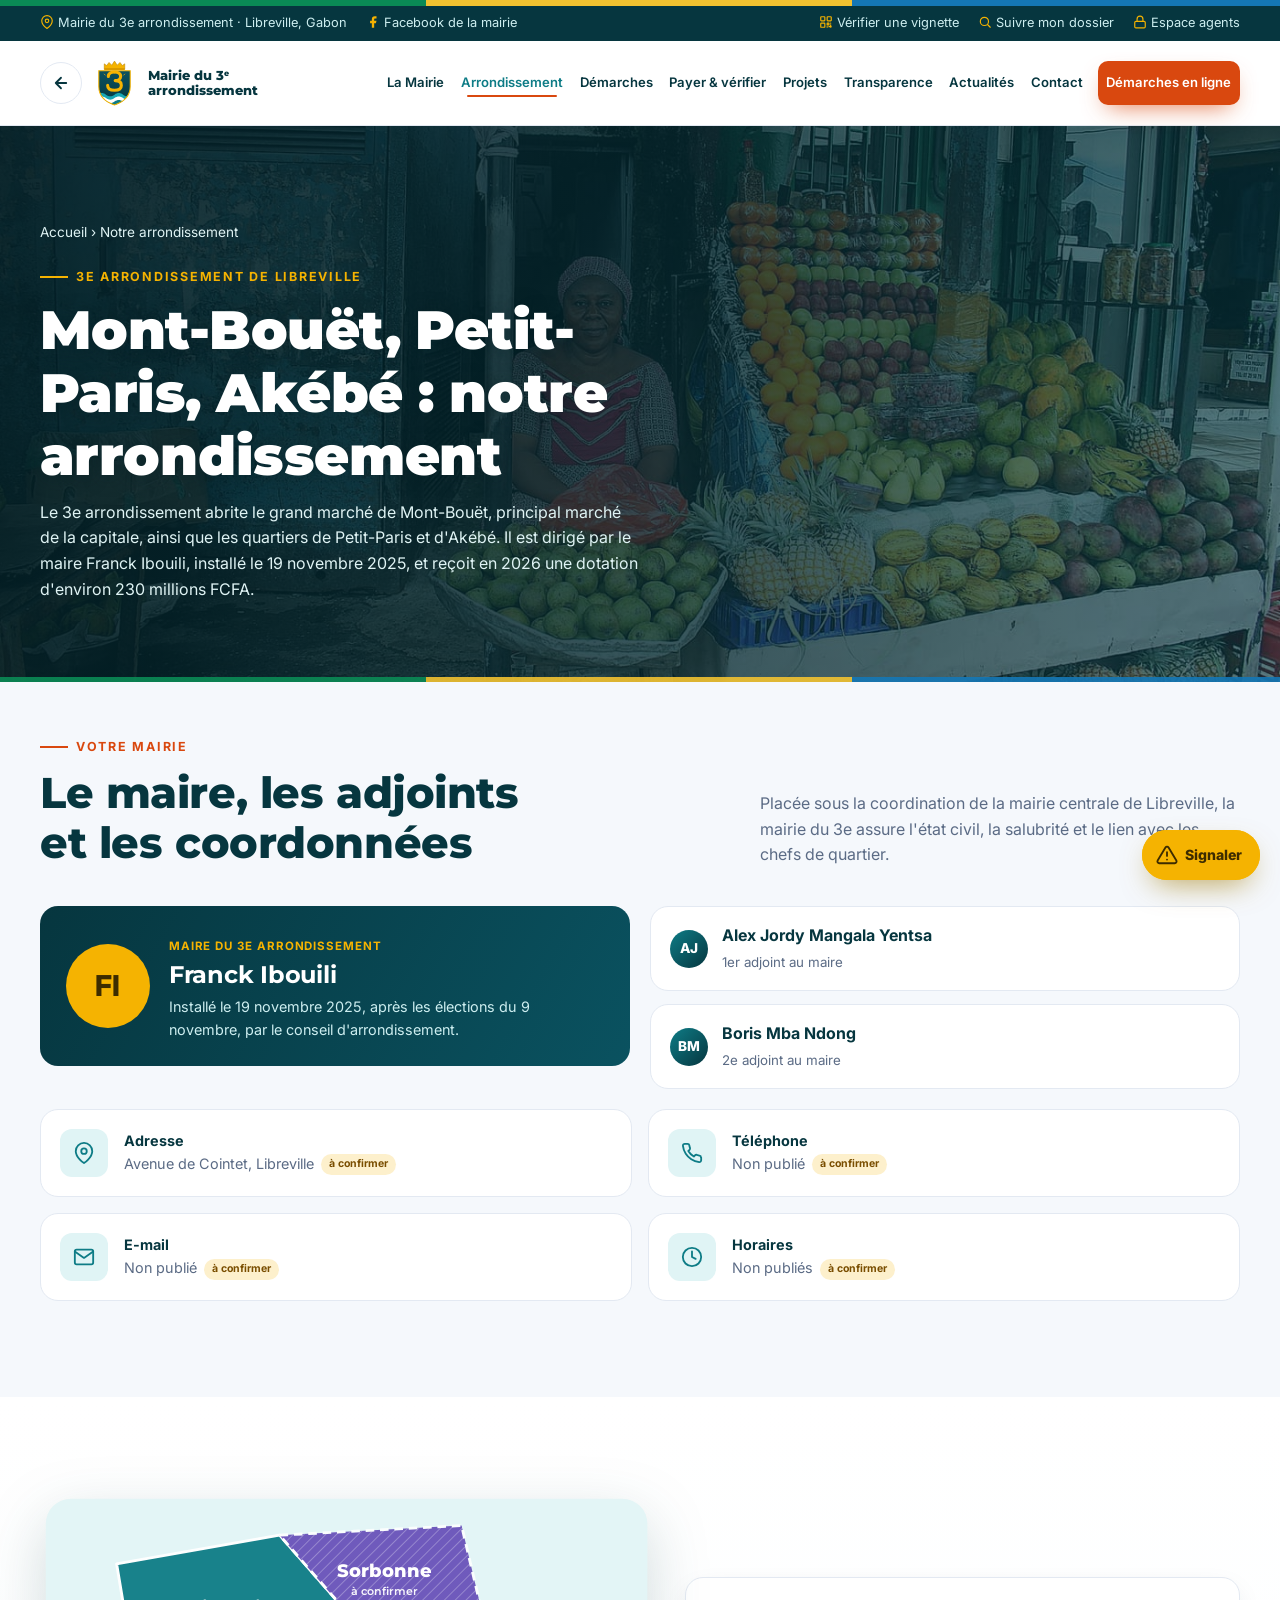
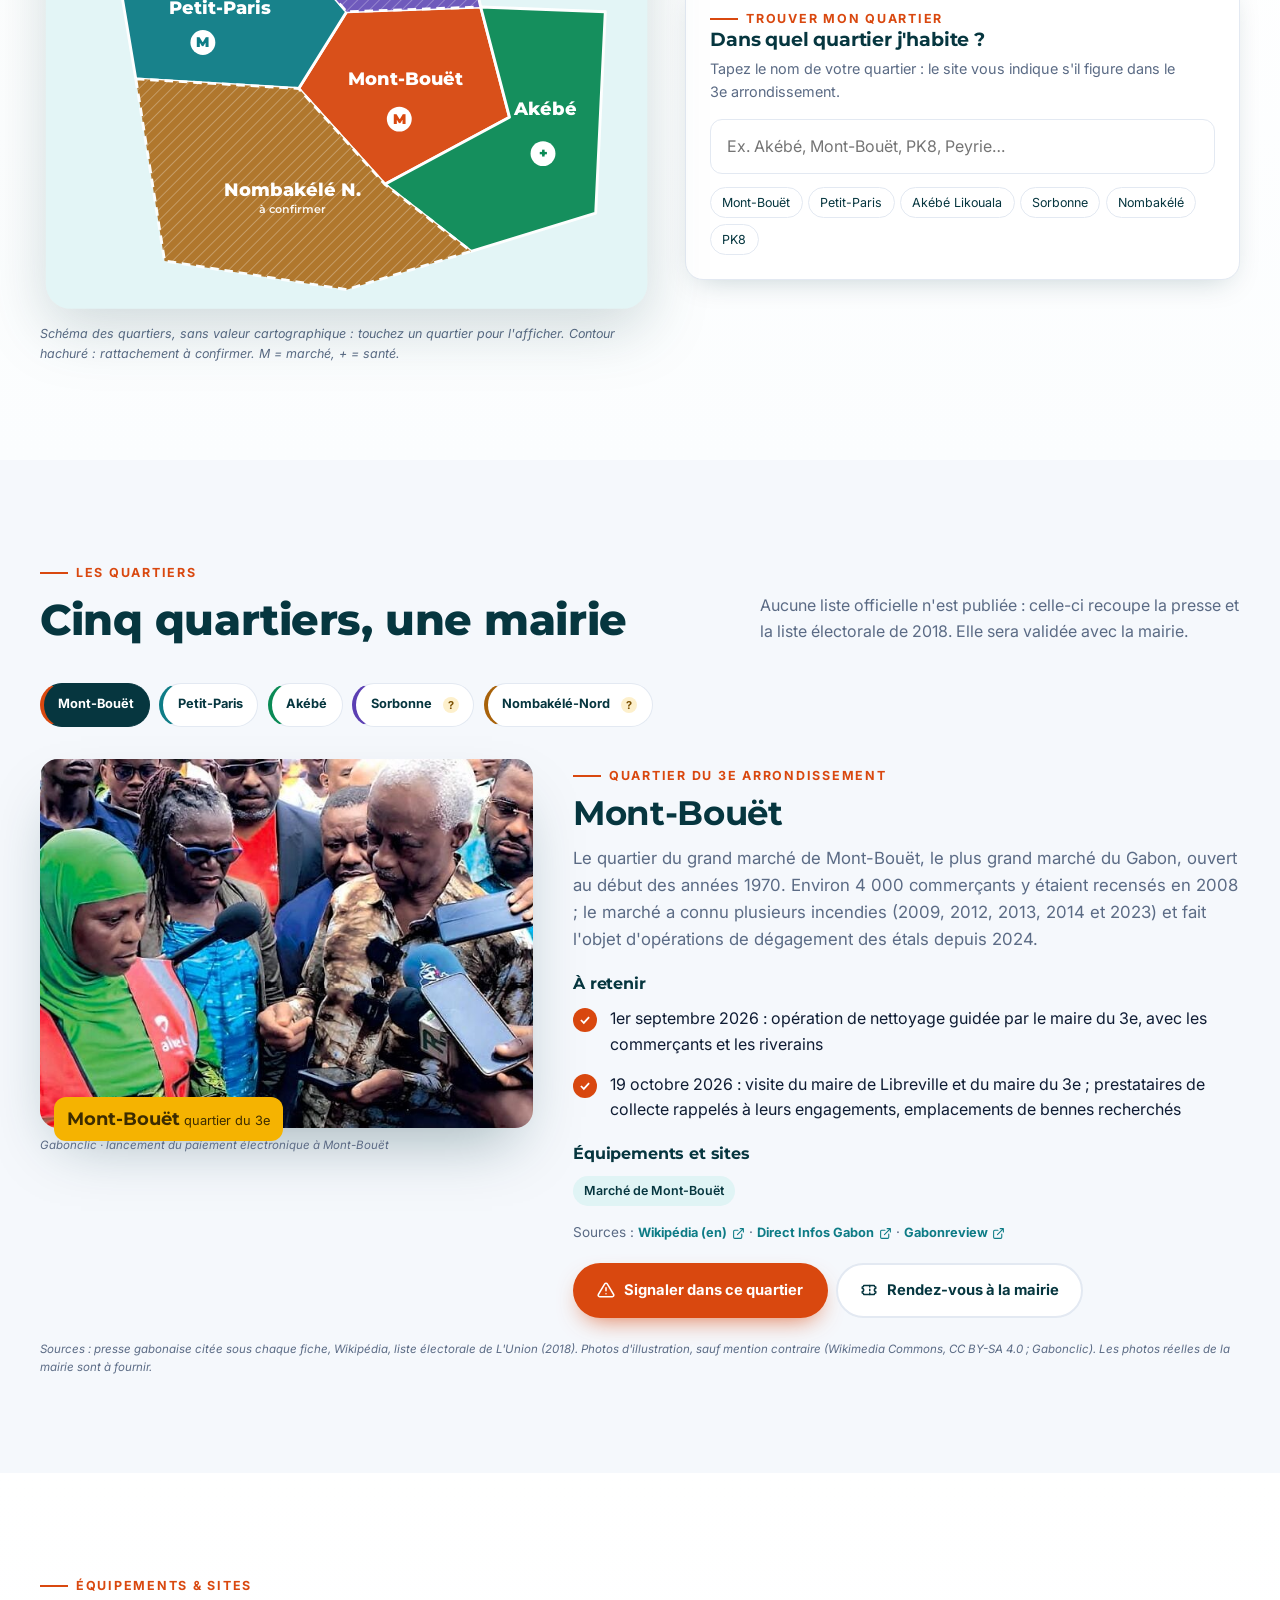
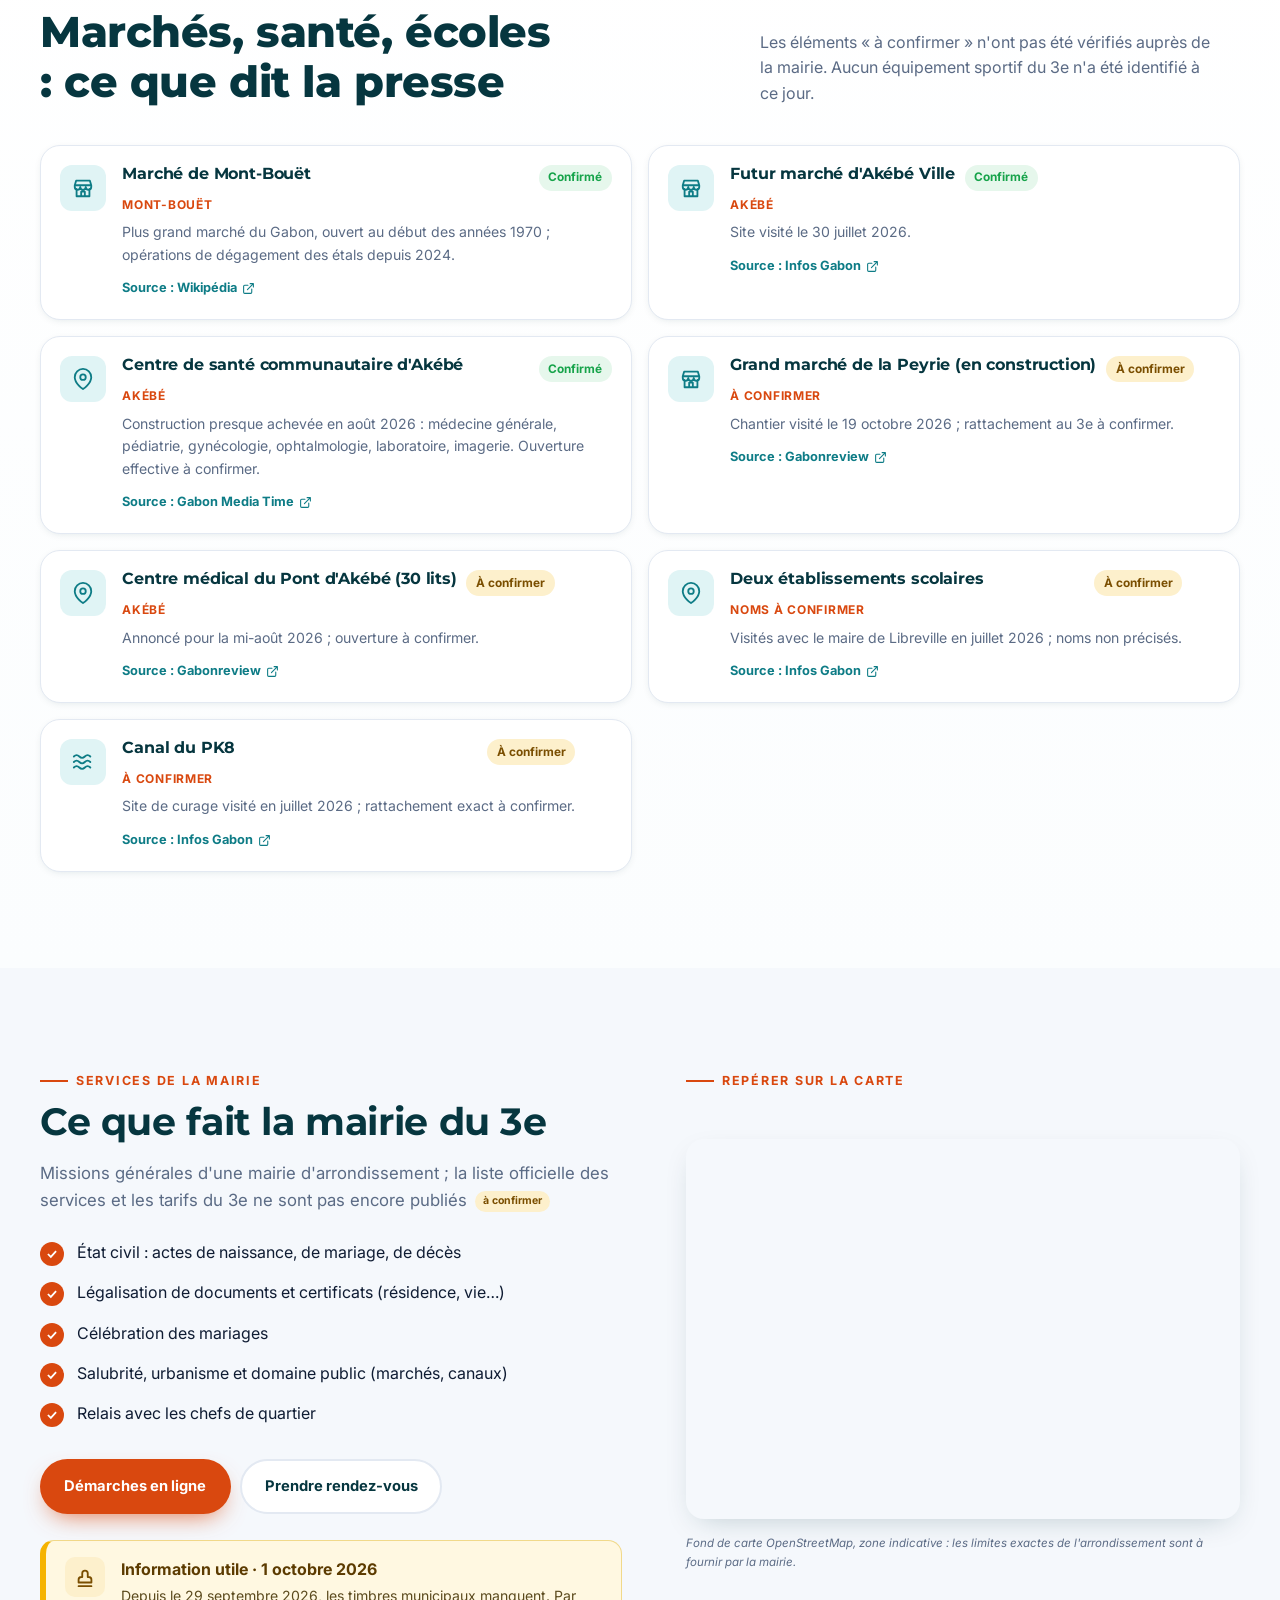
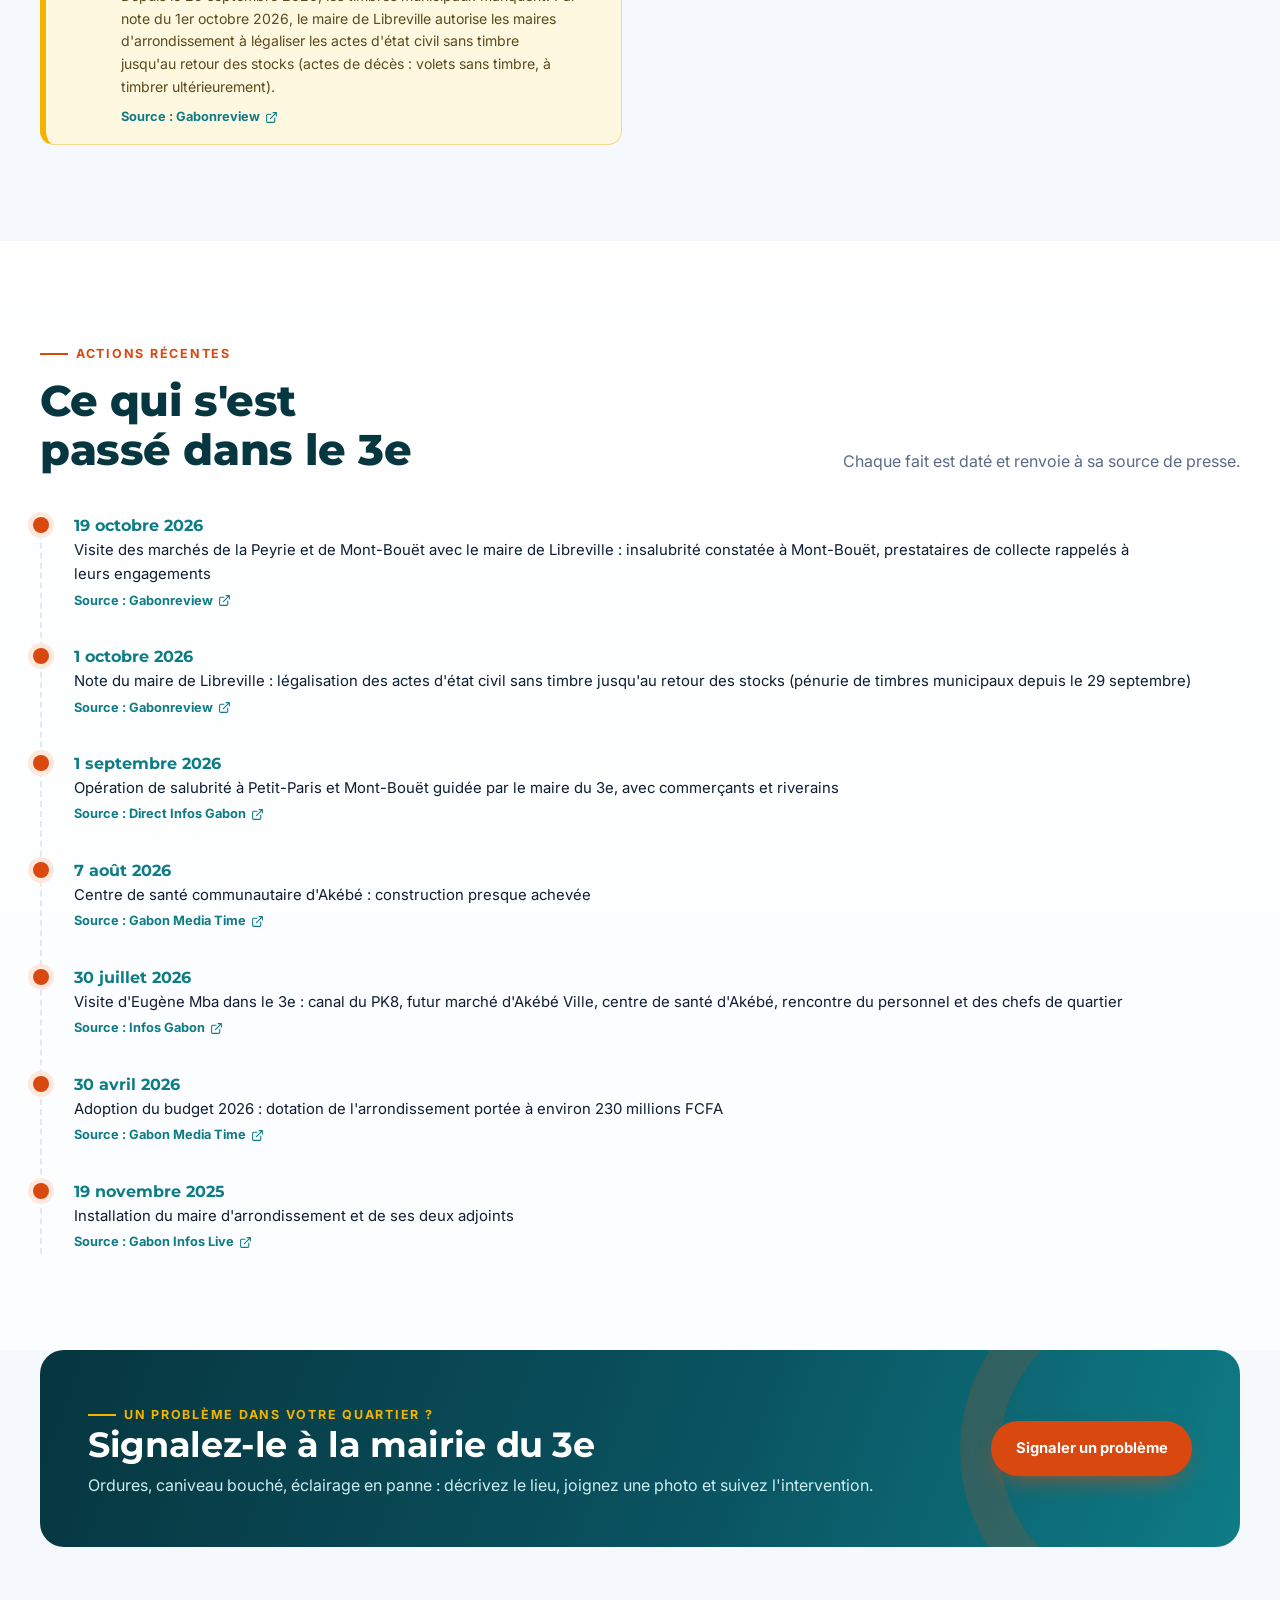
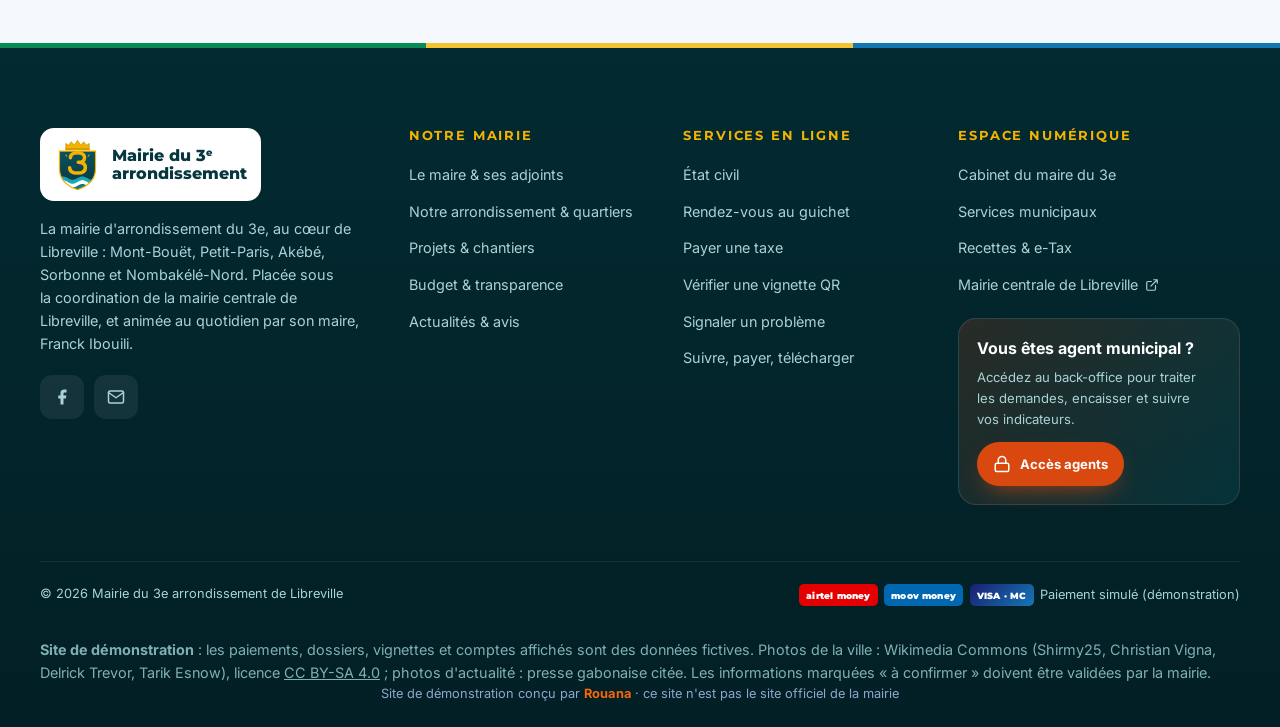
<file: arrondissement.html>
<!doctype html>
<html lang="fr">
<head>
<meta charset="utf-8">
<meta name="viewport" content="width=device-width, initial-scale=1, viewport-fit=cover">
<meta name="color-scheme" content="only light">
<meta name="theme-color" content="#06363f">
<title>Notre arrondissement – Mairie du 3e arrondissement de Libreville</title>
<meta name="description" content="Le 3e arrondissement de Libreville : quartiers (Mont-Bouët, Petit-Paris, Akébé, Sorbonne, Nombakélé-Nord), équipements, schéma des quartiers, actions datées et sourcées.">
<meta property="og:type" content="website">
<meta property="og:site_name" content="Mairie du 3e arrondissement de Libreville">
<meta property="og:title" content="Notre arrondissement – Mairie du 3e arrondissement de Libreville">
<meta property="og:description" content="Quartiers, équipements, schéma et actions récentes du 3e arrondissement de Libreville.">
<meta property="og:image" content="assets/img/marche.jpg">
<meta name="twitter:card" content="summary_large_image">
<link rel="icon" href="assets/img/logo-3e.svg" type="image/svg+xml">
<link rel="manifest" href="manifest.webmanifest">
<link rel="apple-touch-icon" href="assets/img/icon-192.png">
<link rel="preconnect" href="https://fonts.googleapis.com"><link rel="preconnect" href="https://fonts.gstatic.com" crossorigin>
<link href="https://fonts.googleapis.com/css2?family=Inter:wght@400;500;600;700&family=Montserrat:wght@600;700;800;900&display=swap" rel="stylesheet">
<link rel="stylesheet" href="assets/css/style.css">
</head>
<body data-page="arrondissement">
<div class="flagbar"></div>
<div id="site-header"></div>

<section class="page-hero">
  <img class="bg" src="assets/img/marche.jpg" alt="" style="object-position:center 45%">
  <div class="wrap">
    <p class="crumbs"><a href="index.html">Accueil</a> › Notre arrondissement</p>
    <span class="eyebrow">3e arrondissement de Libreville</span>
    <h1>Mont-Bouët, Petit-Paris, Akébé : notre arrondissement</h1>
    <p>Le 3e arrondissement abrite le grand marché de Mont-Bouët, principal marché de la capitale, ainsi que les quartiers de Petit-Paris et d'Akébé. Il est dirigé par le maire Franck Ibouili, installé le 19 novembre 2025, et reçoit en 2026 une dotation d'environ 230 millions FCFA.</p>
  </div>
</section>

<section>
  <div class="wrap">
    <div class="sec-head"><div><span class="eyebrow rv">Votre mairie</span><h2 class="rv d1">Le maire, les adjoints et les coordonnées</h2></div><p class="rv d2">Placée sous la coordination de la mairie centrale de Libreville, la mairie du 3e assure l'état civil, la salubrité et le lien avec les chefs de quartier.</p></div>
    <div class="arr-id" id="arr-id"></div>
  </div>
</section>

<section class="bg-white">
  <div class="wrap mapbox">
    <div class="rv"><div id="lbvmap"></div><p class="mapnote">Schéma des quartiers, sans valeur cartographique : touchez un quartier pour l'afficher. Contour hachuré : rattachement à confirmer. M = marché, + = santé.</p></div>
    <div class="finder rv d1" id="finder">
      <span class="eyebrow">Trouver mon quartier</span>
      <h3>Dans quel quartier j'habite ?</h3>
      <p>Tapez le nom de votre quartier : le site vous indique s'il figure dans le 3e arrondissement.</p>
      <div class="srch"><input type="search" placeholder="Ex. Akébé, Mont-Bouët, PK8, Peyrie…" aria-label="Votre quartier" autocomplete="off"></div>
      <div class="res" aria-live="polite"></div>
      <div class="chips"></div>
    </div>
  </div>
</section>

<section id="focus-sec">
  <div class="wrap">
    <div class="sec-head"><div><span class="eyebrow rv">Les quartiers</span><h2 class="rv d1">Cinq quartiers, une mairie</h2></div><p class="rv d2">Aucune liste officielle n'est publiée : celle-ci recoupe la presse et la liste électorale de 2018. Elle sera validée avec la mairie.</p></div>
    <div class="tabs tabs-sm" id="q-tabs"></div>
    <div id="q-focus"></div>
    <p class="imgnote" style="margin-top:1.4rem">Sources : presse gabonaise citée sous chaque fiche, Wikipédia, liste électorale de L'Union (2018). Photos d'illustration, sauf mention contraire (Wikimedia Commons, CC BY-SA 4.0 ; Gabonclic). Les photos réelles de la mairie sont à fournir.</p>
  </div>
</section>

<section class="bg-white">
  <div class="wrap">
    <div class="sec-head"><div><span class="eyebrow rv">Équipements & sites</span><h2 class="rv d1">Marchés, santé, écoles : ce que dit la presse</h2></div><p class="rv d2">Les éléments « à confirmer » n'ont pas été vérifiés auprès de la mairie. Aucun équipement sportif du 3e n'a été identifié à ce jour.</p></div>
    <div class="eq-grid" id="equip-grid"></div>
  </div>
</section>

<section>
  <div class="wrap split" style="align-items:start">
    <div>
      <span class="eyebrow rv">Services de la mairie</span>
      <h2 class="rv d1" style="font-size:clamp(1.7rem,3.2vw,2.4rem);color:var(--navy);margin:.6rem 0 1rem">Ce que fait la mairie du 3e</h2>
      <p class="lead-p rv d2">Missions générales d'une mairie d'arrondissement ; la liste officielle des services et les tarifs du 3e ne sont pas encore publiés <span class="chip warn conf">à confirmer</span></p>
      <ul class="checks rv d2" id="services-3e"></ul>
      <div style="display:flex;gap:.6rem;flex-wrap:wrap" class="rv d3"><a class="btn btn-orange" href="demarches.html#demande">Démarches en ligne</a><a class="btn btn-line" href="demarches.html?d=rdv#demande">Prendre rendez-vous</a></div>
      <div id="info-timbres" style="margin-top:1.6rem"></div>
    </div>
    <div>
      <span class="eyebrow rv">Repérer sur la carte</span>
      <iframe class="map rv d2" title="Carte de la zone de Mont-Bouët à Akébé, Libreville" loading="lazy" style="height:380px" src="https://www.openstreetmap.org/export/embed.html?bbox=9.43%2C0.37%2C9.50%2C0.43&amp;layer=mapnik"></iframe>
      <p class="imgnote" style="margin-top:.5rem">Fond de carte OpenStreetMap, zone indicative : les limites exactes de l'arrondissement sont à fournir par la mairie.</p>
    </div>
  </div>
</section>

<section class="bg-white">
  <div class="wrap">
    <div class="sec-head"><div><span class="eyebrow rv">Actions récentes</span><h2 class="rv d1">Ce qui s'est passé dans le 3e</h2></div><p class="rv d2">Chaque fait est daté et renvoie à sa source de presse.</p></div>
    <div class="timeline" id="actions-tl"></div>
  </div>
</section>

<section style="padding-top:0">
  <div class="wrap">
    <div class="band rv">
      <div><span class="eyebrow">Un problème dans votre quartier ?</span><h2>Signalez-le à la mairie du 3e</h2><p>Ordures, caniveau bouché, éclairage en panne : décrivez le lieu, joignez une photo et suivez l'intervention.</p></div>
      <a class="btn btn-orange" href="demarches.html?d=signalement#demande">Signaler un problème</a>
    </div>
  </div>
</section>

<div id="site-footer"></div>
<script src="assets/js/data.js"></script>
<script src="assets/js/config.js"></script>
<script src="assets/js/store.js"></script>
<script src="assets/js/main.js"></script>
</body>
</html>
</file>
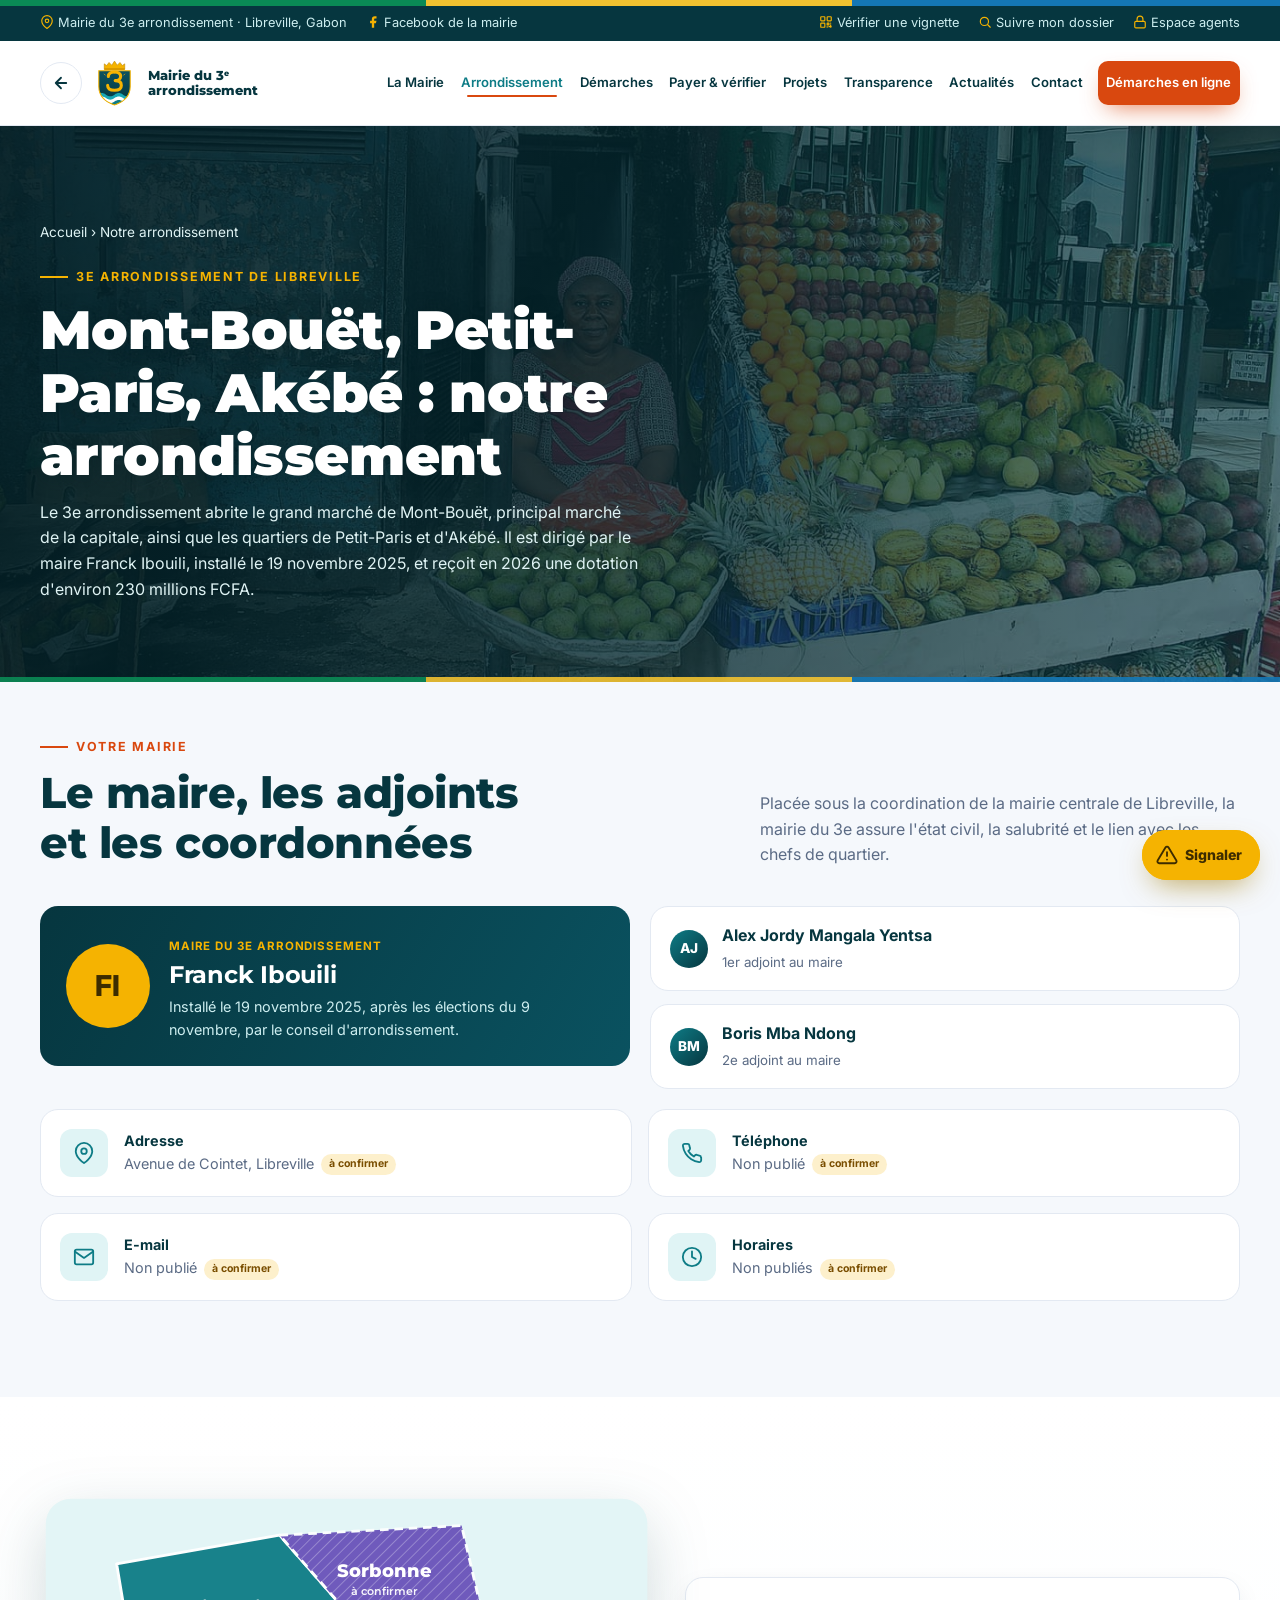
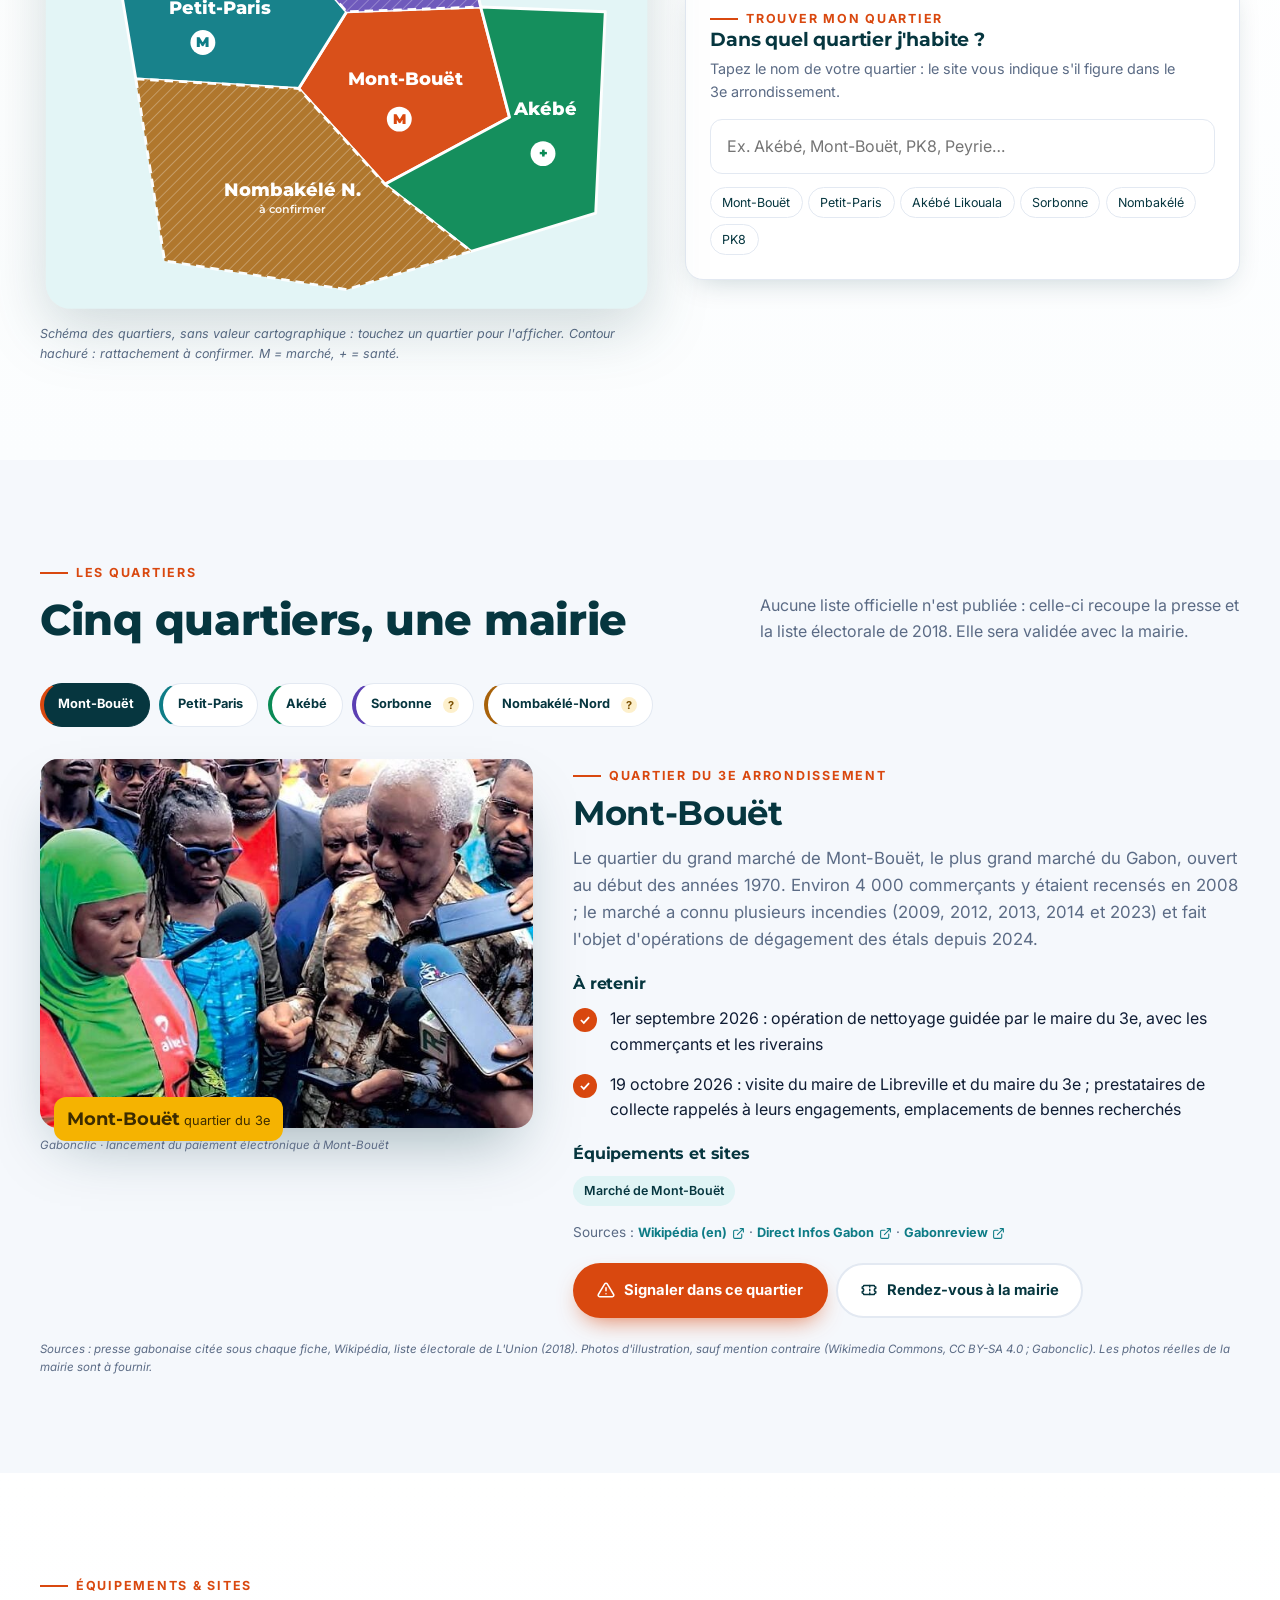
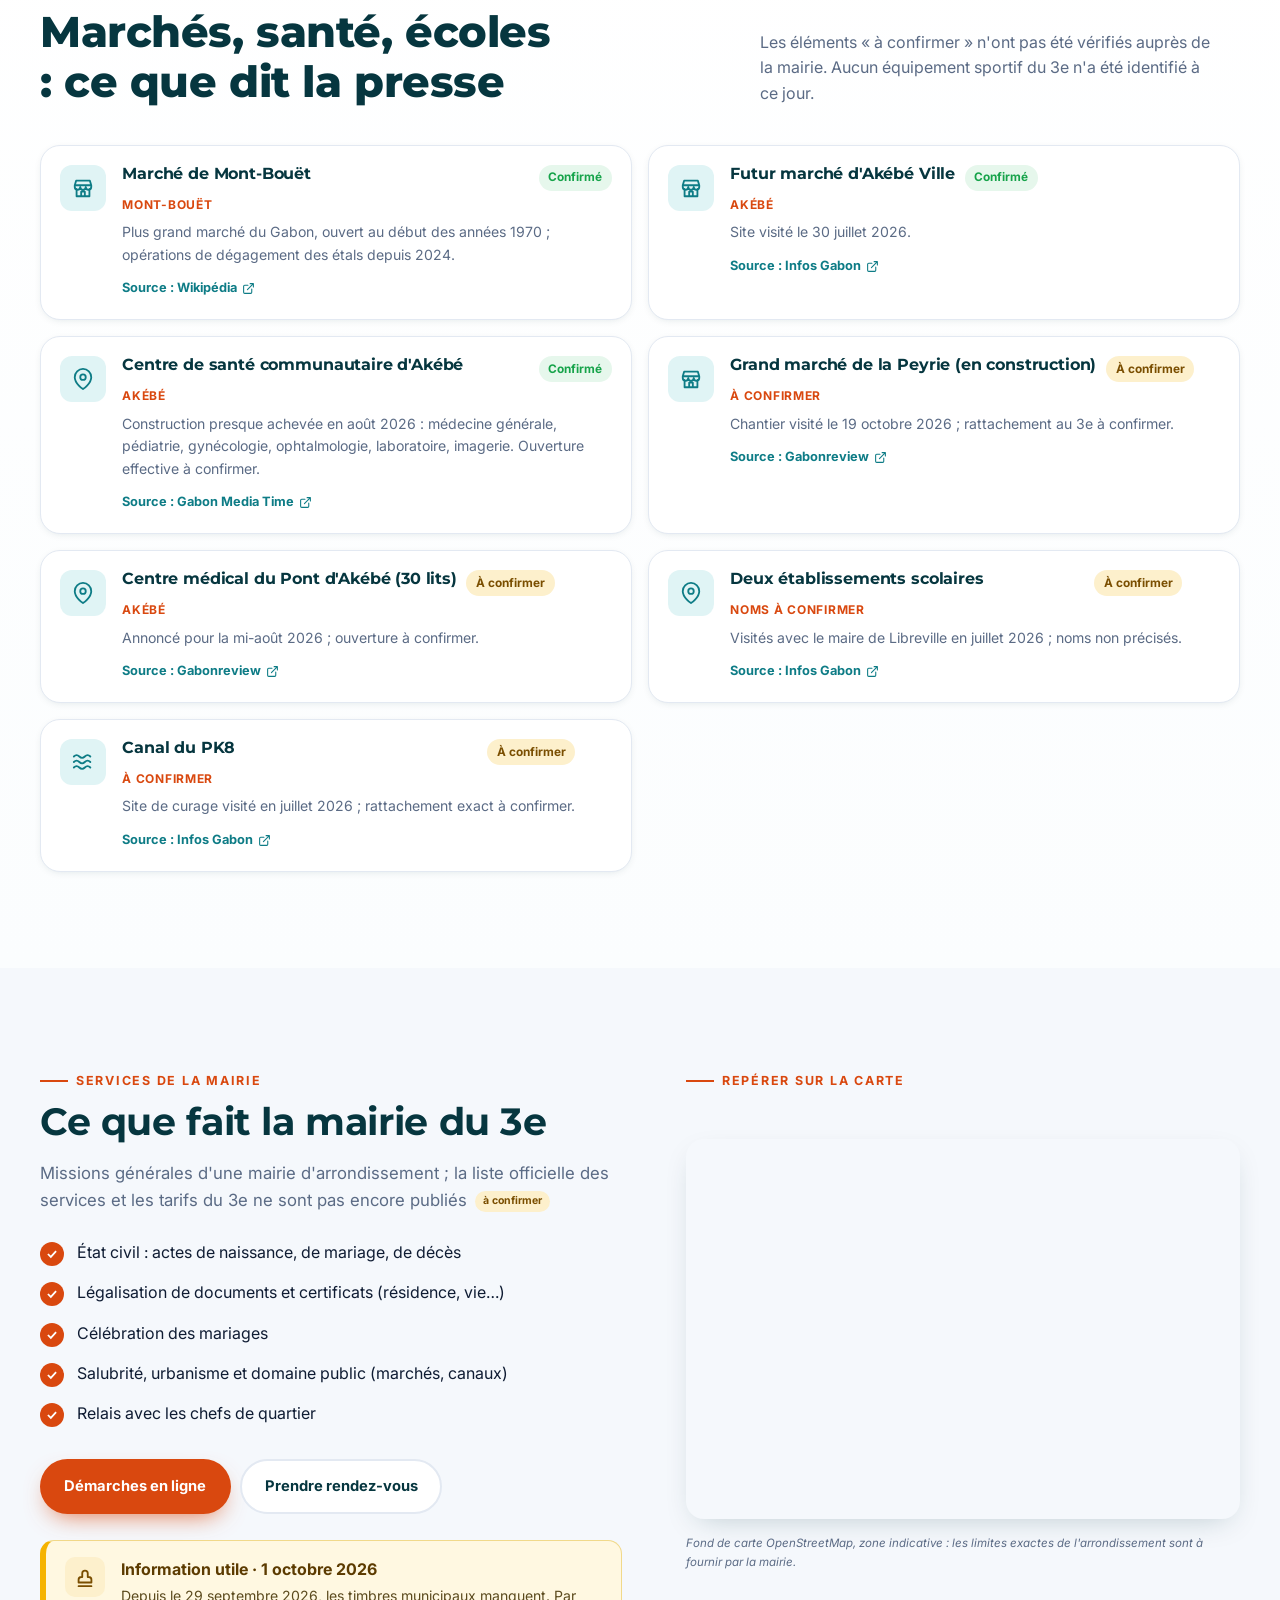
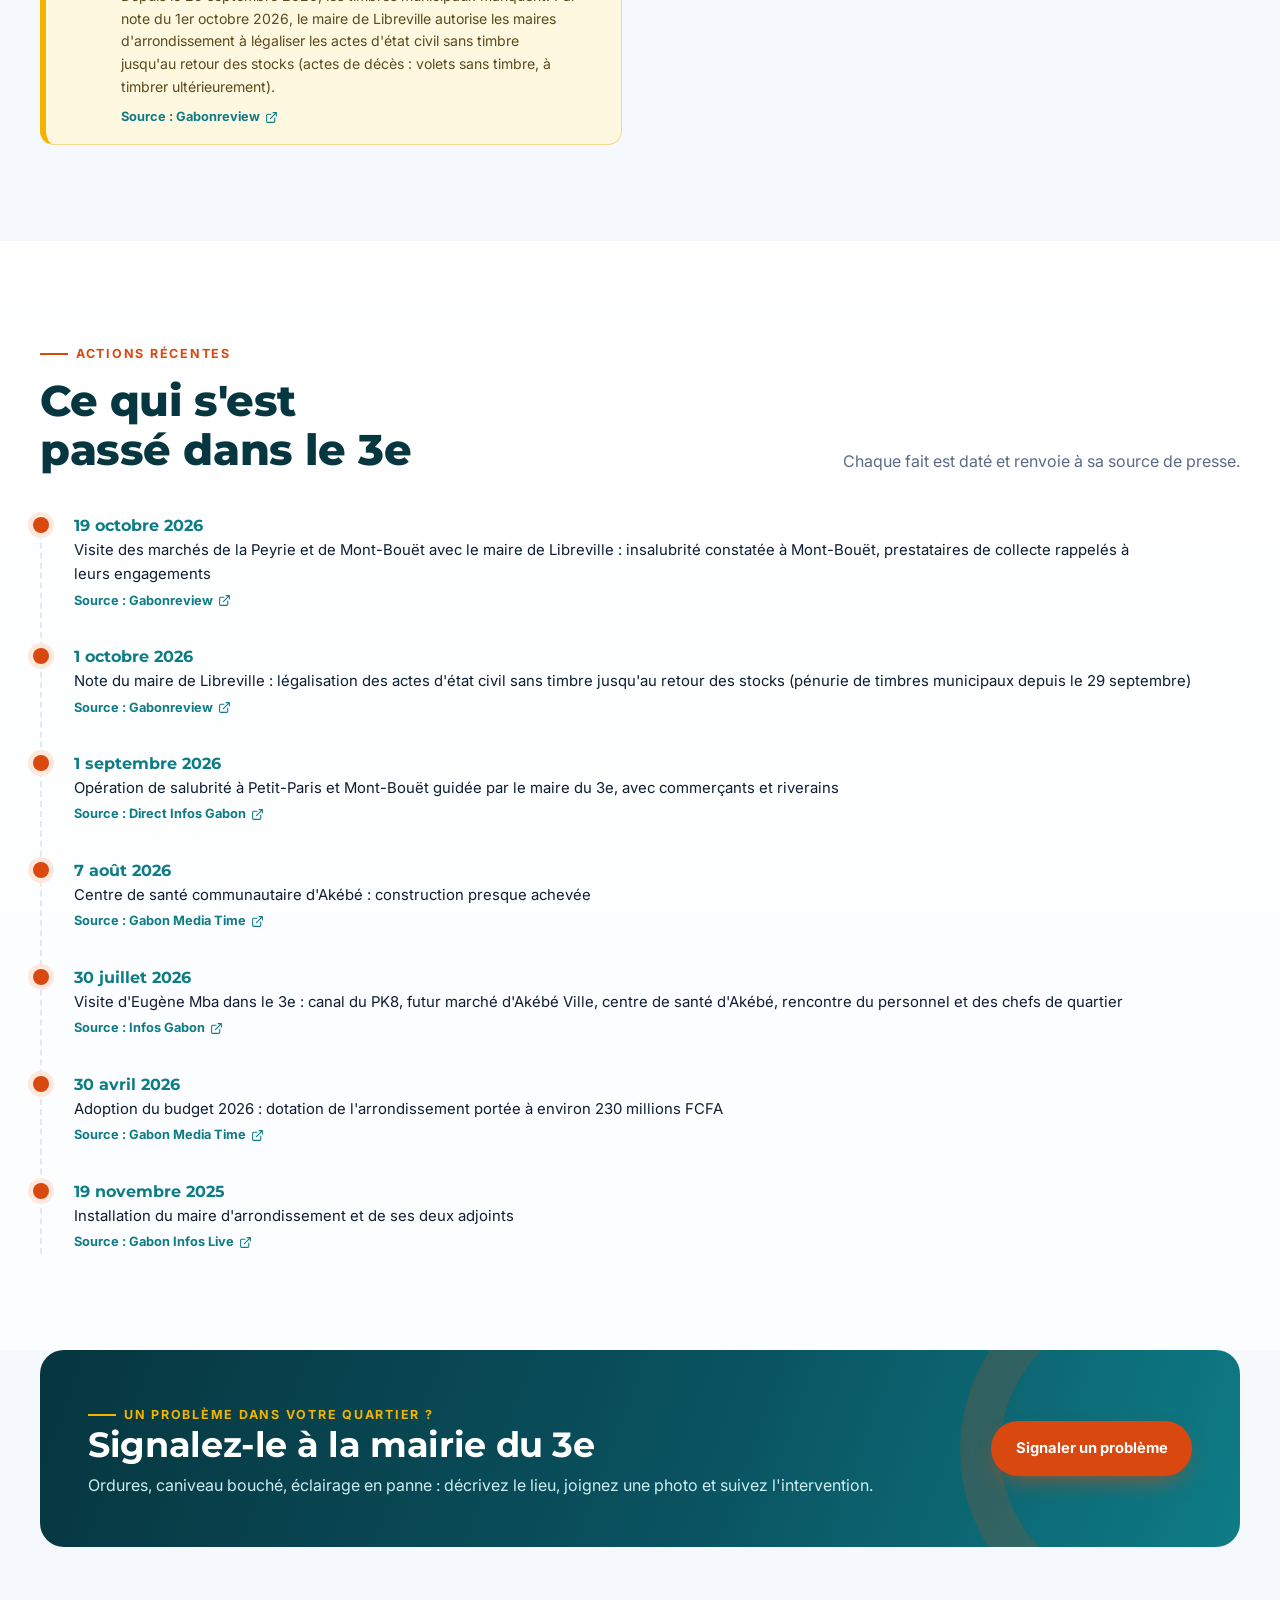
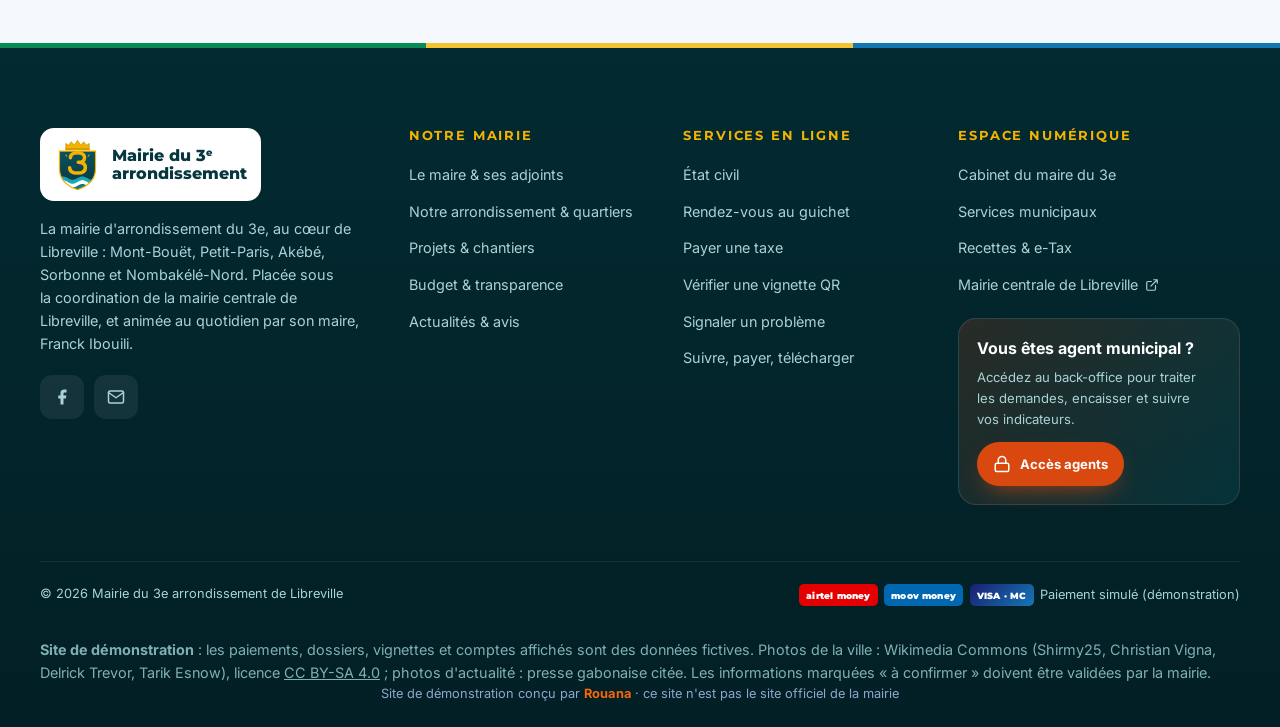
<file: arrondissements.html>
<!doctype html>
<html lang="fr">
<head>
<meta charset="utf-8">
<meta name="viewport" content="width=device-width, initial-scale=1">
<title>Notre arrondissement – Mairie du 3e arrondissement de Libreville</title>
<meta http-equiv="refresh" content="0; url=arrondissement.html">
<link rel="canonical" href="arrondissement.html">
<link rel="icon" href="assets/img/logo-3e.svg" type="image/svg+xml">
<script>location.replace("arrondissement.html" + location.hash);</script>
</head>
<body><p>Cette page a déménagé : <a href="arrondissement.html">Notre arrondissement</a>.</p></body>
</html>
</file>
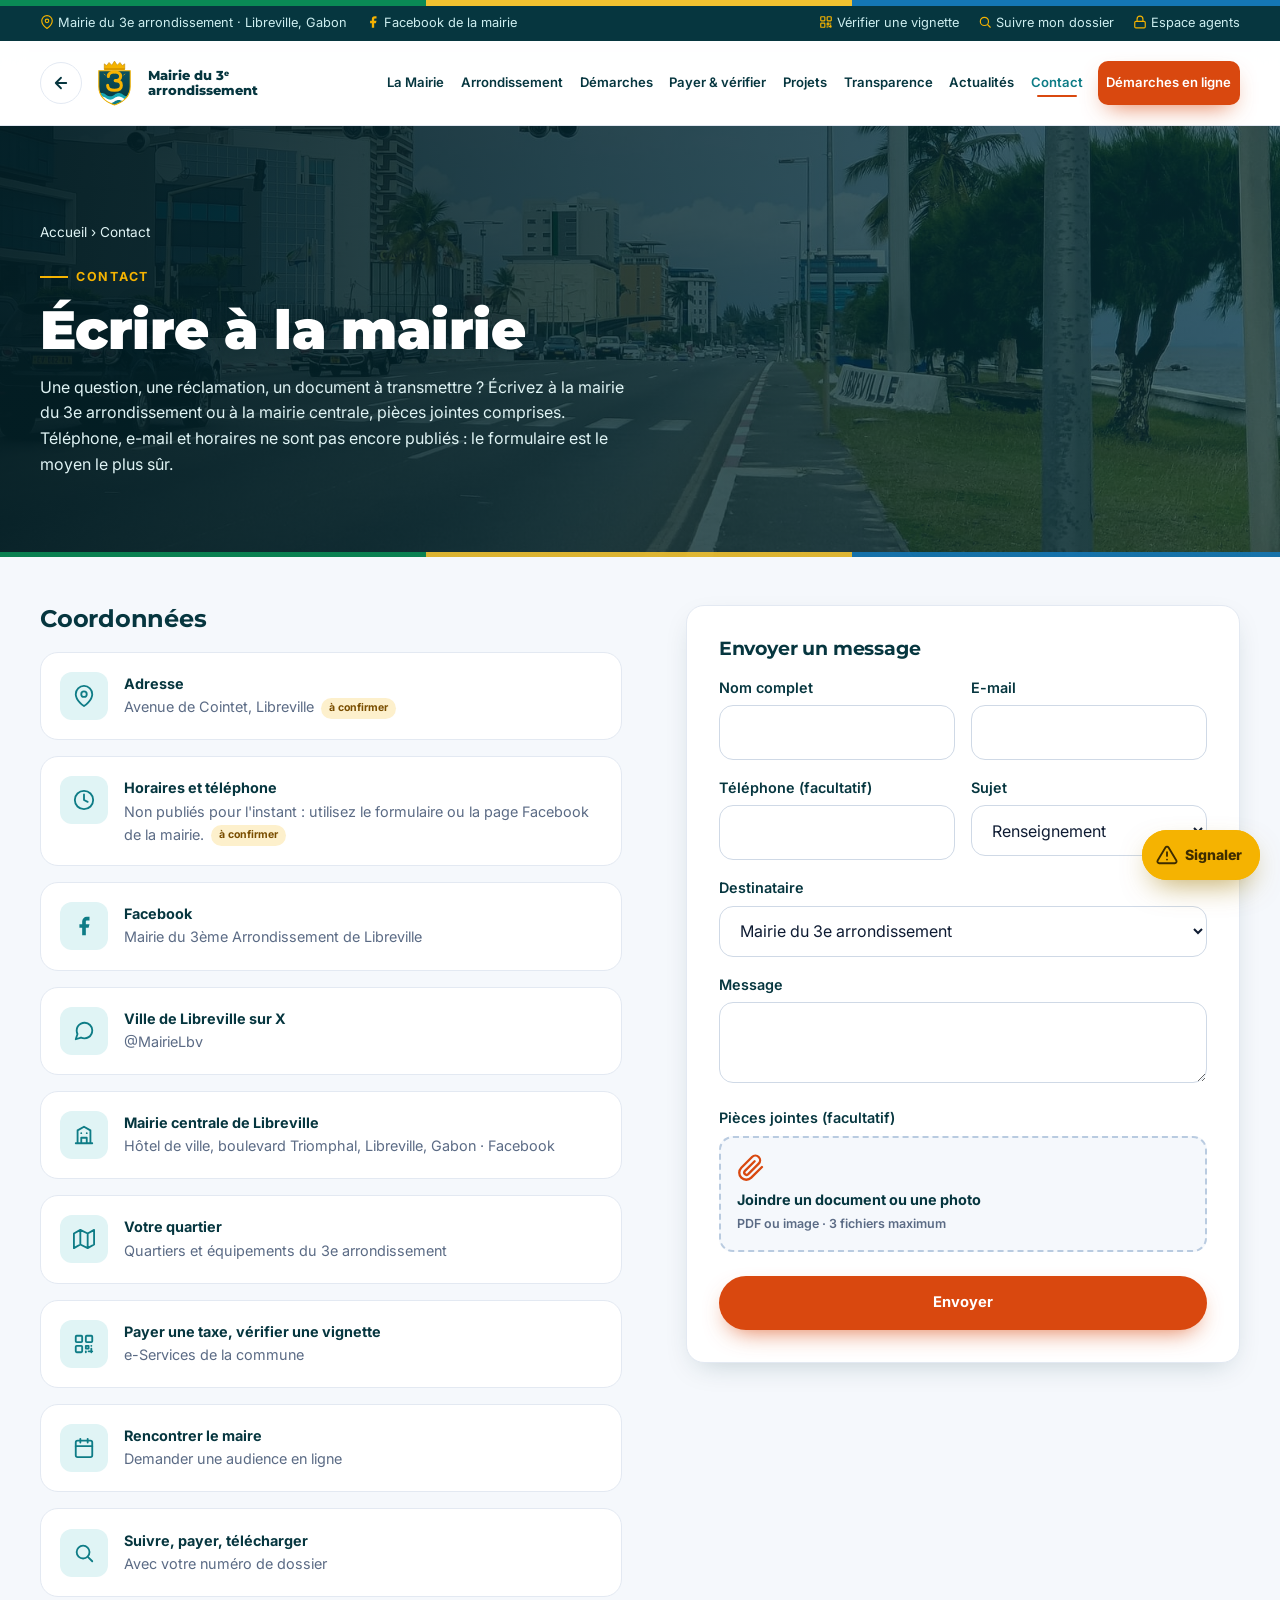
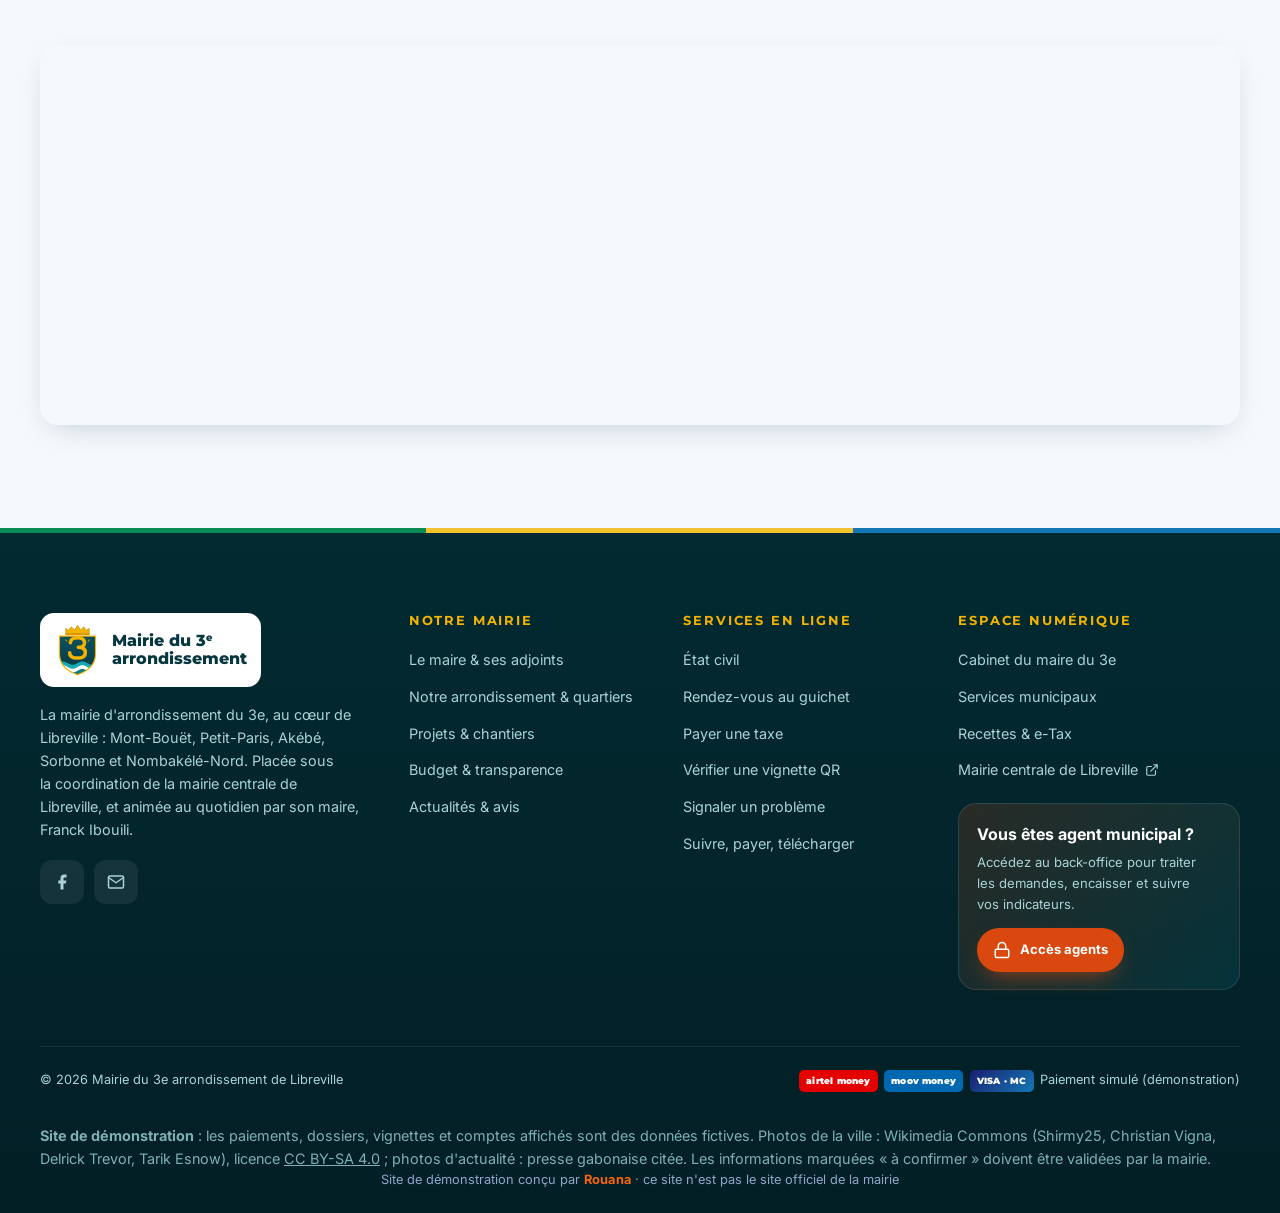
<file: contact.html>
<!doctype html>
<html lang="fr">
<head>
<meta charset="utf-8">
<meta name="viewport" content="width=device-width, initial-scale=1, viewport-fit=cover">
<meta name="color-scheme" content="only light">
<meta name="theme-color" content="#06363f">
<title>Contact – Mairie du 3e arrondissement de Libreville</title>
<meta name="description" content="Contacter la mairie du 3e arrondissement de Libreville : formulaire en ligne, page Facebook, demande d'audience. Coordonnées à confirmer par la mairie.">
<meta property="og:title" content="Contact – Mairie du 3e arrondissement de Libreville">
<meta property="og:type" content="website">
<meta property="og:site_name" content="Mairie du 3e arrondissement de Libreville">
<meta name="twitter:card" content="summary_large_image">
<meta property="og:description" content="Contacter la mairie du 3e arrondissement de Libreville : formulaire en ligne, page Facebook, demande d'audience. Coordonnées à confirmer par la mairie.">
<meta property="og:image" content="assets/img/front-de-mer.jpg">
<link rel="icon" href="assets/img/logo-3e.svg" type="image/svg+xml">
<link rel="manifest" href="manifest.webmanifest">
<link rel="apple-touch-icon" href="assets/img/icon-192.png">
<link rel="preconnect" href="https://fonts.googleapis.com"><link rel="preconnect" href="https://fonts.gstatic.com" crossorigin>
<link href="https://fonts.googleapis.com/css2?family=Inter:wght@400;500;600;700&family=Montserrat:wght@600;700;800;900&display=swap" rel="stylesheet">
<link rel="stylesheet" href="assets/css/style.css">
</head>
<body data-page="contact">
<div class="flagbar"></div>
<div id="site-header"></div>

<section class="page-hero">
  <img class="bg" src="assets/img/bd-bord-de-mer.jpg" alt="" style="object-position:center 60%">
  <div class="wrap">
    <p class="crumbs"><a href="index.html">Accueil</a> › Contact</p>
    <span class="eyebrow">Contact</span>
    <h1>Écrire à la mairie</h1>
    <p>Une question, une réclamation, un document à transmettre ? Écrivez à la mairie du 3e arrondissement ou à la mairie centrale, pièces jointes comprises. Téléphone, e-mail et horaires ne sont pas encore publiés : le formulaire est le moyen le plus sûr.</p>
  </div>
</section>

<section>
  <div class="wrap split" style="align-items:start">
    <div><h2 style="color:var(--navy);margin-bottom:1.2rem">Coordonnées</h2><div class="cinfo" id="contact-info"></div></div>
    <form class="panel form" id="contact-form">
      <h3 style="color:var(--navy)">Envoyer un message</h3>
      <div class="row"><div class="field"><label for="cnom">Nom complet</label><input id="cnom" name="nom" required></div><div class="field"><label for="cmail">E-mail</label><input id="cmail" name="email" type="email" required></div></div>
      <div class="row"><div class="field"><label for="ctel">Téléphone (facultatif)</label><input id="ctel" name="tel" type="tel"></div><div class="field"><label for="csujet">Sujet</label><select id="csujet" name="sujet"><option>Renseignement</option><option>État civil</option><option>Urbanisme</option><option>Réclamation</option><option>Partenariat</option><option>Suggestion</option><option>Autre</option></select></div></div>
      <div class="field"><label for="cdest">Destinataire</label><select id="cdest" name="arr"></select></div>
      <div class="field"><label for="cmsg">Message</label><textarea id="cmsg" name="message" required></textarea></div>
      <div class="field"><label for="cpj">Pièces jointes (facultatif)</label><label class="dropzone" for="cpj"><svg viewBox="0 0 24 24" fill="none" stroke="currentColor" stroke-width="2" stroke-linecap="round" stroke-linejoin="round"><path d="M21.4 11.1l-9.2 9.2a6 6 0 01-8.5-8.5l9.2-9.2a4 4 0 015.7 5.7l-9.2 9.2a2 2 0 01-2.8-2.8l8.5-8.5"/></svg><span><b>Joindre un document ou une photo</b><small>PDF ou image · 3 fichiers maximum</small></span></label><input id="cpj" name="pj" type="file" multiple accept="image/*,application/pdf" class="sr-only"><div class="pjlist" id="cpj-list"></div></div>
      <button class="btn btn-orange" type="submit">Envoyer</button>
    </form>
  </div>
  <div class="wrap"><iframe class="map" title="Carte de Mont-Bouët à Akébé, Libreville" loading="lazy" src="https://www.openstreetmap.org/export/embed.html?bbox=9.43%2C0.37%2C9.50%2C0.43&amp;layer=mapnik"></iframe></div>
</section>

<div id="site-footer"></div>
<script src="assets/js/data.js"></script>
<script src="assets/js/config.js"></script>
<script src="assets/js/store.js"></script>
<script src="assets/js/main.js"></script>
</body>
</html>
</file>
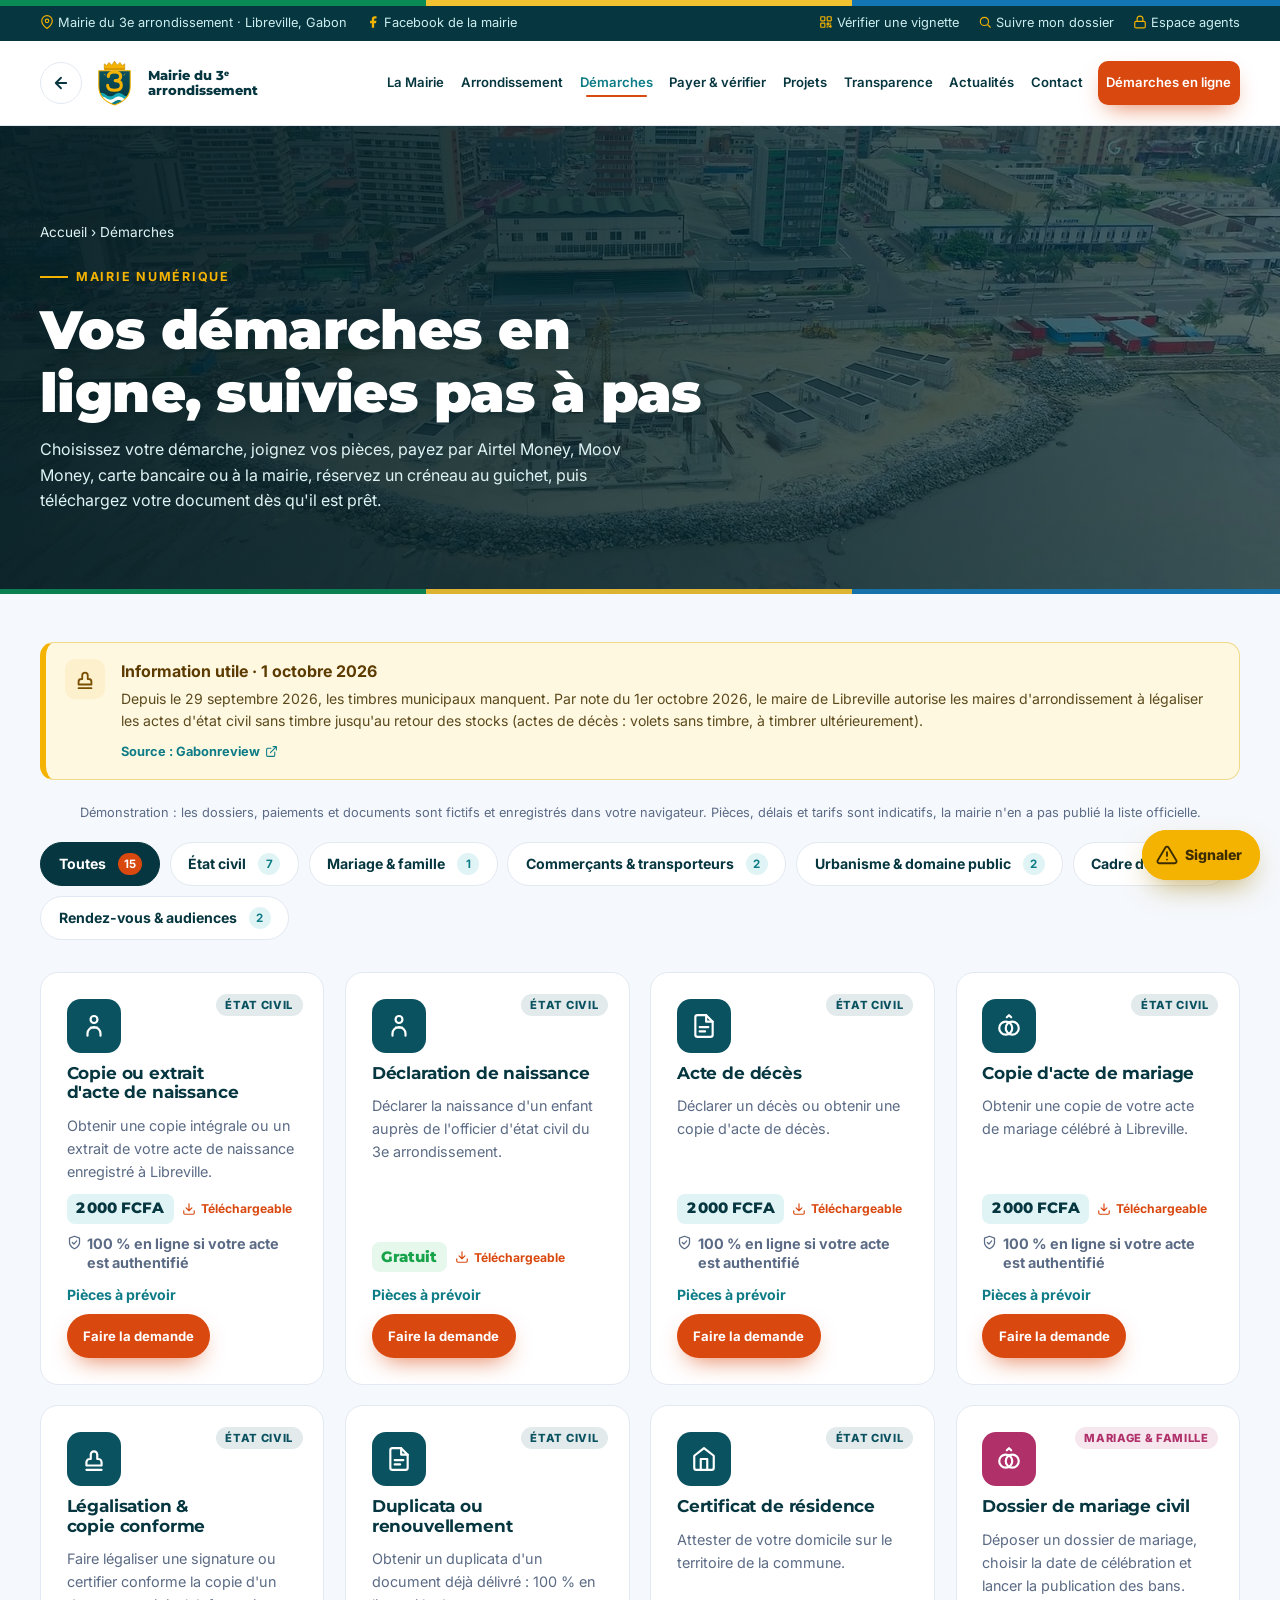
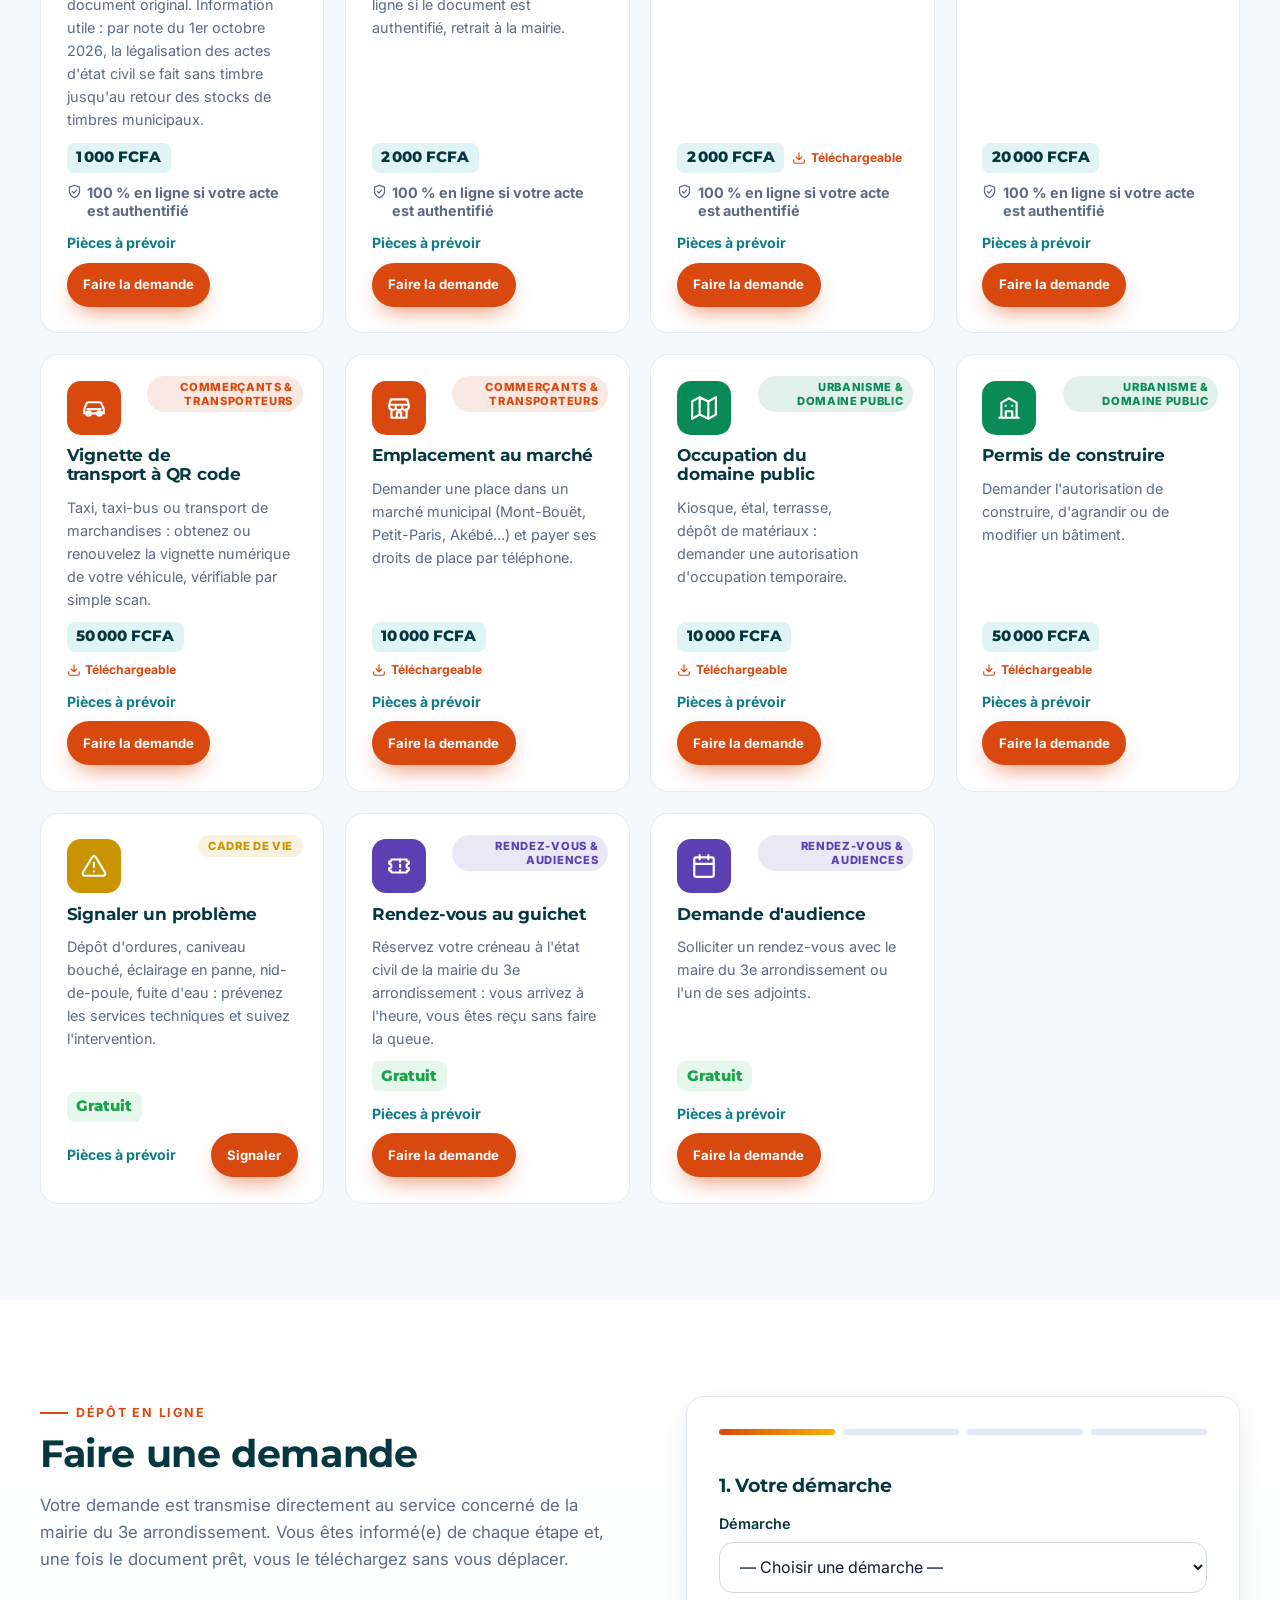
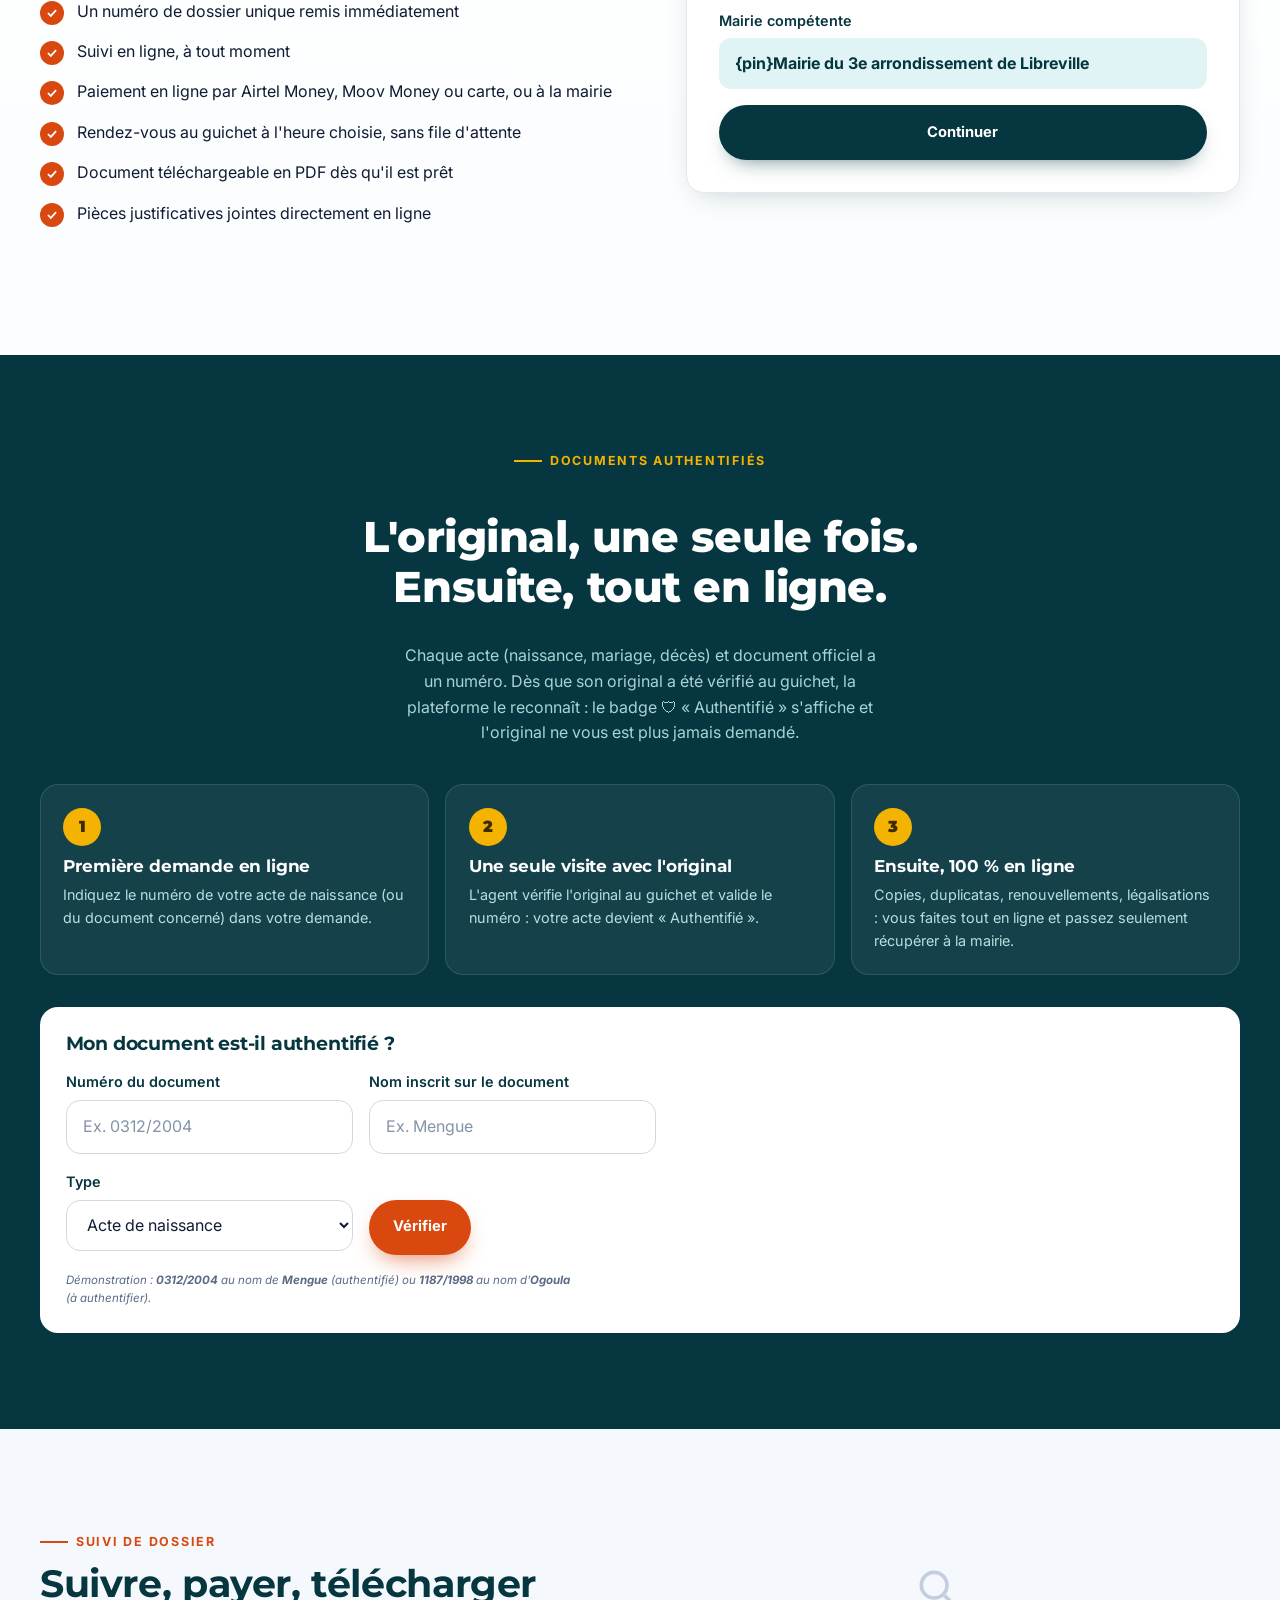
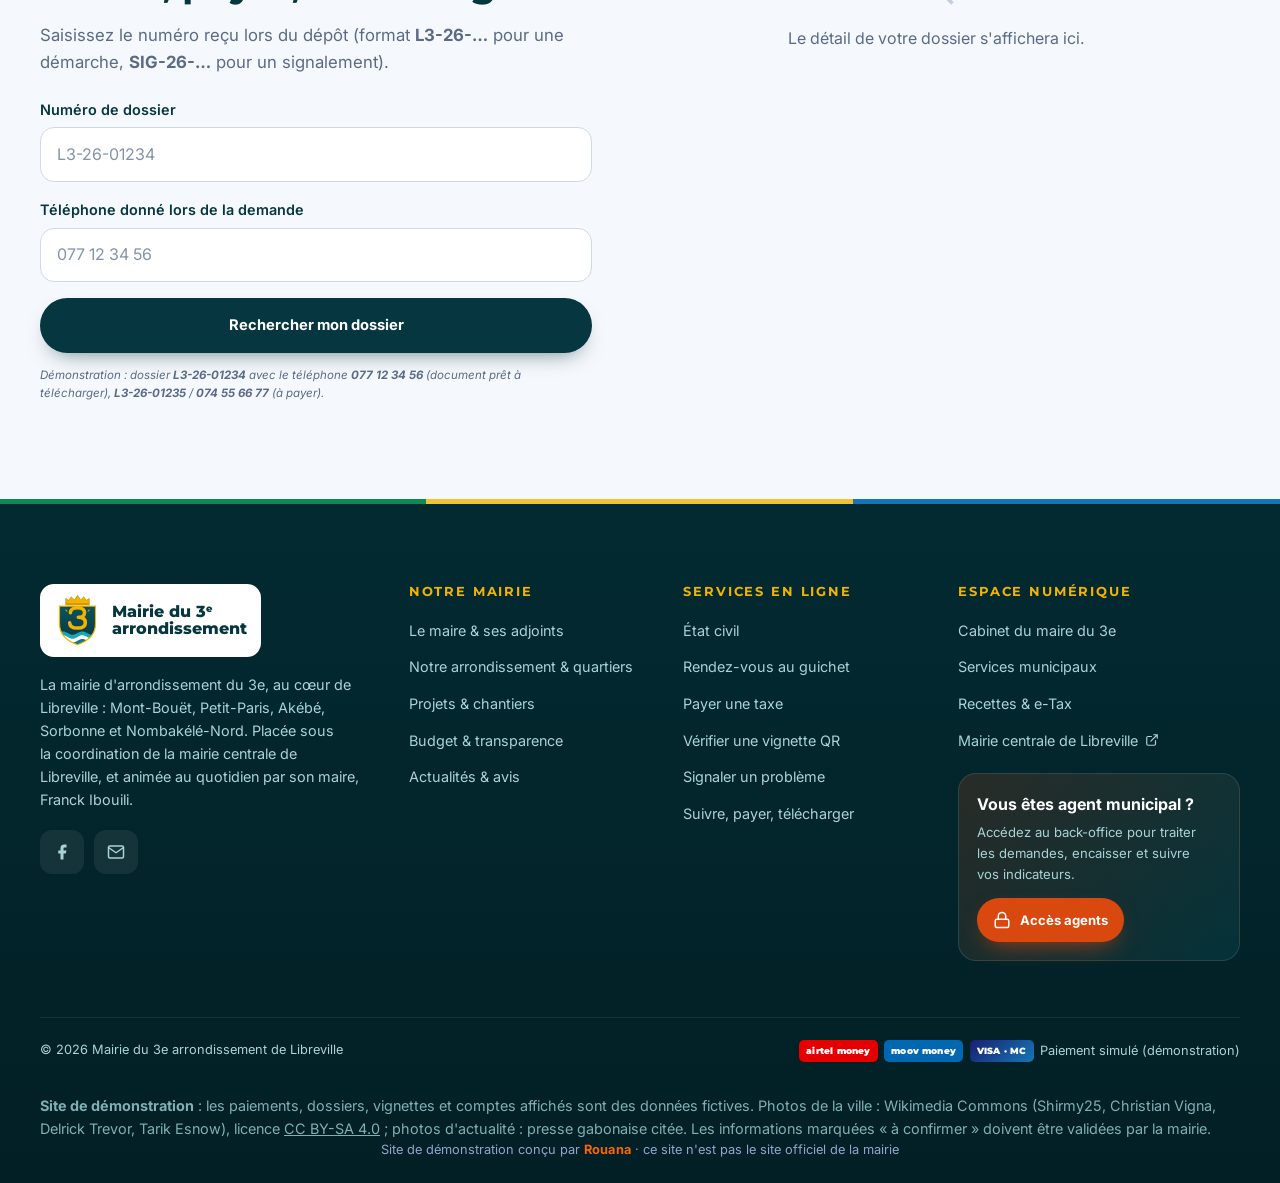
<file: demarches.html>
<!doctype html>
<html lang="fr">
<head>
<meta charset="utf-8">
<meta name="viewport" content="width=device-width, initial-scale=1, viewport-fit=cover">
<meta name="color-scheme" content="only light">
<meta name="theme-color" content="#06363f">
<title>Démarches en ligne – Mairie du 3e arrondissement de Libreville</title>
<meta name="description" content="Démarches en ligne de la mairie du 3e arrondissement de Libreville : état civil, mariage, vignettes, marchés, urbanisme, rendez-vous, signalements. Paiement simulé (démonstration).">
<meta property="og:title" content="Démarches en ligne – Mairie du 3e arrondissement de Libreville">
<meta property="og:type" content="website">
<meta property="og:site_name" content="Mairie du 3e arrondissement de Libreville">
<meta name="twitter:card" content="summary_large_image">
<meta property="og:description" content="Démarches en ligne de la mairie du 3e arrondissement de Libreville : état civil, mariage, vignettes, marchés, urbanisme, rendez-vous, signalements. Paiement simulé (démonstration).">
<meta property="og:image" content="assets/img/front-de-mer.jpg">
<link rel="icon" href="assets/img/logo-3e.svg" type="image/svg+xml">
<link rel="manifest" href="manifest.webmanifest">
<link rel="apple-touch-icon" href="assets/img/icon-192.png">
<link rel="preconnect" href="https://fonts.googleapis.com"><link rel="preconnect" href="https://fonts.gstatic.com" crossorigin>
<link href="https://fonts.googleapis.com/css2?family=Inter:wght@400;500;600;700&family=Montserrat:wght@600;700;800;900&display=swap" rel="stylesheet">
<link rel="stylesheet" href="assets/css/style.css">
</head>
<body data-page="demarches">
<div class="flagbar"></div>
<div id="site-header"></div>

<section class="page-hero">
  <img class="bg" src="assets/img/bd-independance.jpg" alt="">
  <div class="wrap">
    <p class="crumbs"><a href="index.html">Accueil</a> › Démarches</p>
    <span class="eyebrow">Mairie numérique</span>
    <h1>Vos démarches en ligne, suivies pas à pas</h1>
    <p>Choisissez votre démarche, joignez vos pièces, payez par Airtel Money, Moov Money, carte bancaire ou à la mairie, réservez un créneau au guichet, puis téléchargez votre document dès qu'il est prêt.</p>
  </div>
</section>

<section>
  <div class="wrap">
    <div id="info-timbres" style="margin-bottom:1.4rem"></div>
    <p class="demo-note" style="margin:0 0 1.2rem">Démonstration : les dossiers, paiements et documents sont fictifs et enregistrés dans votre navigateur. Pièces, délais et tarifs sont indicatifs, la mairie n'en a pas publié la liste officielle.</p>
    <div class="tabs" id="dem-tabs"></div>
    <div class="cards" id="dem-grid"></div>
  </div>
</section>

<section class="bg-white" id="demande">
  <div class="wrap split" style="align-items:start">
    <div>
      <span class="eyebrow rv">Dépôt en ligne</span>
      <h2 class="rv d1" style="font-size:clamp(1.7rem,3.2vw,2.4rem);color:var(--navy);margin:.6rem 0 1rem">Faire une demande</h2>
      <p class="lead-p rv d2">Votre demande est transmise directement au service concerné de la mairie du 3e arrondissement. Vous êtes informé(e) de chaque étape et, une fois le document prêt, vous le téléchargez sans vous déplacer.</p>
      <ul class="checks rv d2">
        <li>Un numéro de dossier unique remis immédiatement</li>
        <li>Suivi en ligne, à tout moment</li>
        <li>Paiement en ligne par Airtel Money, Moov Money ou carte, ou à la mairie</li><li>Rendez-vous au guichet à l'heure choisie, sans file d'attente</li>
        <li>Document téléchargeable en PDF dès qu'il est prêt</li>
        <li>Pièces justificatives jointes directement en ligne</li>
      </ul>
      <div class="panel rv d3" id="dem-info" style="box-shadow:none;font-size:.9rem;color:var(--muted)"></div>
    </div>
    <form class="panel form" id="demande-form" novalidate>
      <div class="steps"><span></span><span></span><span></span><span></span></div>
      <div class="fstep">
        <h3 style="color:var(--navy)">1. Votre démarche</h3>
        <div class="field"><label for="type">Démarche</label><select id="type" name="type" required></select></div>
        <div class="field"><label>Mairie compétente</label><div class="fixed-arr">{pin}Mairie du 3e arrondissement de Libreville</div><input type="hidden" id="arr" name="arr" value="3"></div>
        <button class="btn btn-navy" type="button" data-next>Continuer</button>
      </div>
      <div class="fstep">
        <h3 style="color:var(--navy)">2. Vos coordonnées</h3>
        <div class="row"><div class="field"><label for="prenom">Prénom(s)</label><input id="prenom" name="prenom" required autocomplete="given-name"></div><div class="field"><label for="nom">Nom</label><input id="nom" name="nom" required autocomplete="family-name"></div></div>
        <div class="row"><div class="field"><label for="tel">Téléphone</label><input id="tel" name="tel" type="tel" required placeholder="077 00 00 00" autocomplete="tel"></div><div class="field"><label for="email">E-mail (facultatif)</label><input id="email" name="email" type="email" autocomplete="email"></div></div>
        <div class="field"><label for="quartier">Quartier</label><input id="quartier" name="quartier" list="quartiers" required placeholder="Ex. Akébé, Mont-Bouët, Petit-Paris…"><datalist id="quartiers"></datalist></div>
        <div style="display:flex;gap:.6rem"><button class="btn btn-line" type="button" data-prev>Retour</button><button class="btn btn-navy" type="button" data-next>Continuer</button></div>
      </div>
      <div class="fstep">
        <h3 style="color:var(--navy)">3. Précisions</h3>
        <div id="acte-fields" class="acte-box" hidden>
          <p class="ab-h"><svg viewBox="0 0 24 24" fill="none" stroke="currentColor" stroke-width="2" stroke-linecap="round" stroke-linejoin="round"><path d="M12 22s8-4 8-10V5l-8-3-8 3v7c0 6 8 10 8 10z"/><path d="M8.5 12l2.5 2.5 4.5-5"/></svg><b>Document de référence</b></p>
          <div class="field" id="ta-field"><label for="typeActe">Type de document</label><select id="typeActe" name="typeActe"></select></div>
          <div class="row"><div class="field"><label for="numActe" id="acte-label">Numéro de l'acte</label><input id="numActe" name="numActe" placeholder="Ex. 0312/2004"></div><div class="field"><label for="nomActe">Nom inscrit sur l'acte</label><input id="nomActe" name="nomActe" placeholder="Si différent du vôtre"></div></div>
          <button type="button" class="btn btn-line btn-sm" id="verif">Vérifier le numéro</button>
          <div id="acte-res"></div>
        </div>
        <div id="rdv-fields" class="acte-box" hidden><p class="ab-h"><svg viewBox="0 0 24 24" fill="none" stroke="currentColor" stroke-width="2" stroke-linecap="round" stroke-linejoin="round"><rect x="3" y="4" width="18" height="18" rx="2"/><path d="M16 2v4M8 2v4M3 10h18"/></svg><b>Choisissez votre créneau</b></p><div class="field"><label for="rdvjour">Jour</label><input id="rdvjour" name="rdvjour" type="date"></div><label style="font-size:.85rem;font-weight:600;color:var(--navy)">Heure (les créneaux barrés sont déjà réservés)</label><div class="slots" id="slots"></div><input type="text" name="rdvheure" class="sr-only" tabindex="-1" aria-label="Heure choisie"></div>
        <div id="std-fields"><div class="field"><label for="details">Précisions utiles (nom de la personne concernée, date de l'acte, objet de l'audience…)</label><textarea id="details" name="details"></textarea></div></div>
        <div id="sig-fields" hidden>
          <div class="field"><label for="sigtype">Type de problème</label><select id="sigtype" name="sigtype" data-req="1"></select></div>
          <div class="field"><label for="lieu">Lieu précis (rue, repère)</label><input id="lieu" name="lieu" data-req="1" placeholder="Ex. derrière l'école, près du marché…"></div>
          <div class="field"><label for="description">Description</label><textarea id="description" name="description" data-req="1"></textarea></div>
        </div>
        <div class="field"><label for="pj" id="pj-label">Pièces justificatives (facultatif)</label><label class="dropzone" for="pj"><svg viewBox="0 0 24 24" fill="none" stroke="currentColor" stroke-width="2" stroke-linecap="round" stroke-linejoin="round"><path d="M21 15v4a2 2 0 01-2 2H5a2 2 0 01-2-2v-4M17 8l-5-5-5 5M12 3v12"/></svg><span><b>Ajouter des fichiers</b><small>Photos ou PDF · 3 fichiers maximum · les photos sont allégées automatiquement</small></span></label><input id="pj" name="pj" type="file" multiple accept="image/*,application/pdf" class="sr-only"><div class="pjlist" id="pj-list"></div></div>
        <div style="display:flex;gap:.6rem"><button class="btn btn-line" type="button" data-prev>Retour</button><button class="btn btn-navy" type="button" data-next>Continuer</button></div>
      </div>
      <div class="fstep">
        <h3 style="color:var(--navy)">4. Paiement</h3>
        <div id="pay-step"></div>
        <label style="display:flex;gap:.6rem;font-size:.86rem;color:var(--muted)"><input type="checkbox" required style="margin-top:.25rem"> J'accepte que mes informations soient utilisées par la mairie pour traiter ma demande.</label>
        <div style="display:flex;gap:.6rem;flex-wrap:wrap"><button class="btn btn-line" type="button" data-prev>Retour</button><button class="btn btn-orange" type="submit">Valider ma demande</button></div>
      </div>
    </form>
  </div>
</section>

<section class="bg-navy" id="authentification">
  <div class="wrap">
    <div class="center"><div class="sec-head"><span class="eyebrow">Documents authentifiés</span><h2>L'original, une seule fois. Ensuite, tout en ligne.</h2><p>Chaque acte (naissance, mariage, décès) et document officiel a un numéro. Dès que son original a été vérifié au guichet, la plateforme le reconnaît : le badge 🛡 « Authentifié » s'affiche et l'original ne vous est plus jamais demandé.</p></div></div>
    <div class="steps3">
      <div class="rv"><span class="n">1</span><h4>Première demande en ligne</h4><p>Indiquez le numéro de votre acte de naissance (ou du document concerné) dans votre demande.</p></div>
      <div class="rv d1"><span class="n">2</span><h4>Une seule visite avec l'original</h4><p>L'agent vérifie l'original au guichet et valide le numéro : votre acte devient « Authentifié ».</p></div>
      <div class="rv d2"><span class="n">3</span><h4>Ensuite, 100 % en ligne</h4><p>Copies, duplicatas, renouvellements, légalisations : vous faites tout en ligne et passez seulement récupérer à la mairie.</p></div>
    </div>
    <div class="auth-check rv">
      <form class="form" id="auth-form"><h3>Mon document est-il authentifié ?</h3>
        <div class="row"><div class="field"><label for="anum">Numéro du document</label><input id="anum" name="num" required placeholder="Ex. 0312/2004"></div><div class="field"><label for="anom">Nom inscrit sur le document</label><input id="anom" name="nom" required placeholder="Ex. Mengue"></div></div>
        <div class="row"><div class="field"><label for="atype">Type</label><select id="atype" name="type"></select></div><div class="field"><label>&nbsp;</label><button class="btn btn-orange" style="justify-content:center">Vérifier</button></div></div>
        <p class="imgnote">Démonstration : <b>0312/2004</b> au nom de <b>Mengue</b> (authentifié) ou <b>1187/1998</b> au nom d'<b>Ogoula</b> (à authentifier).</p>
      </form>
      <div id="auth-out"></div>
    </div>
  </div>
</section>

<section id="suivi">
  <div class="wrap suivi-box">
    <div>
      <span class="eyebrow rv">Suivi de dossier</span>
      <h2 class="rv d1" style="font-size:clamp(1.7rem,3.2vw,2.4rem);color:var(--navy);margin:.6rem 0 1rem">Suivre, payer, télécharger</h2>
      <p class="lead-p rv d2">Saisissez le numéro reçu lors du dépôt (format <b>L3-26-…</b> pour une démarche, <b>SIG-26-…</b> pour un signalement).</p>
      <form class="form rv d2" id="suivi-form" style="margin-top:1.4rem"><div class="field"><label for="ref">Numéro de dossier</label><input id="ref" name="ref" required placeholder="L3-26-01234" style="text-transform:uppercase"></div><div class="field"><label for="stel">Téléphone donné lors de la demande</label><input id="stel" name="tel" type="tel" required placeholder="077 12 34 56"></div><button class="btn btn-navy" style="justify-content:center">Rechercher mon dossier</button></form>
      <p class="imgnote" style="margin-top:.8rem">Démonstration : dossier <b>L3-26-01234</b> avec le téléphone <b>077 12 34 56</b> (document prêt à télécharger), <b>L3-26-01235</b> / <b>074 55 66 77</b> (à payer).</p>
    </div>
    <div id="suivi-out"><div class="empty"><svg viewBox="0 0 24 24" fill="none" stroke="currentColor" stroke-width="2"><circle cx="11" cy="11" r="7"/><path d="M21 21l-4.3-4.3"/></svg><p>Le détail de votre dossier s'affichera ici.</p></div></div>
  </div>
</section>

<div id="site-footer"></div>
<script src="assets/js/data.js"></script>
<script src="assets/js/config.js"></script>
<script src="assets/js/store.js"></script>
<script src="assets/js/main.js"></script>
</body>
</html>
</file>
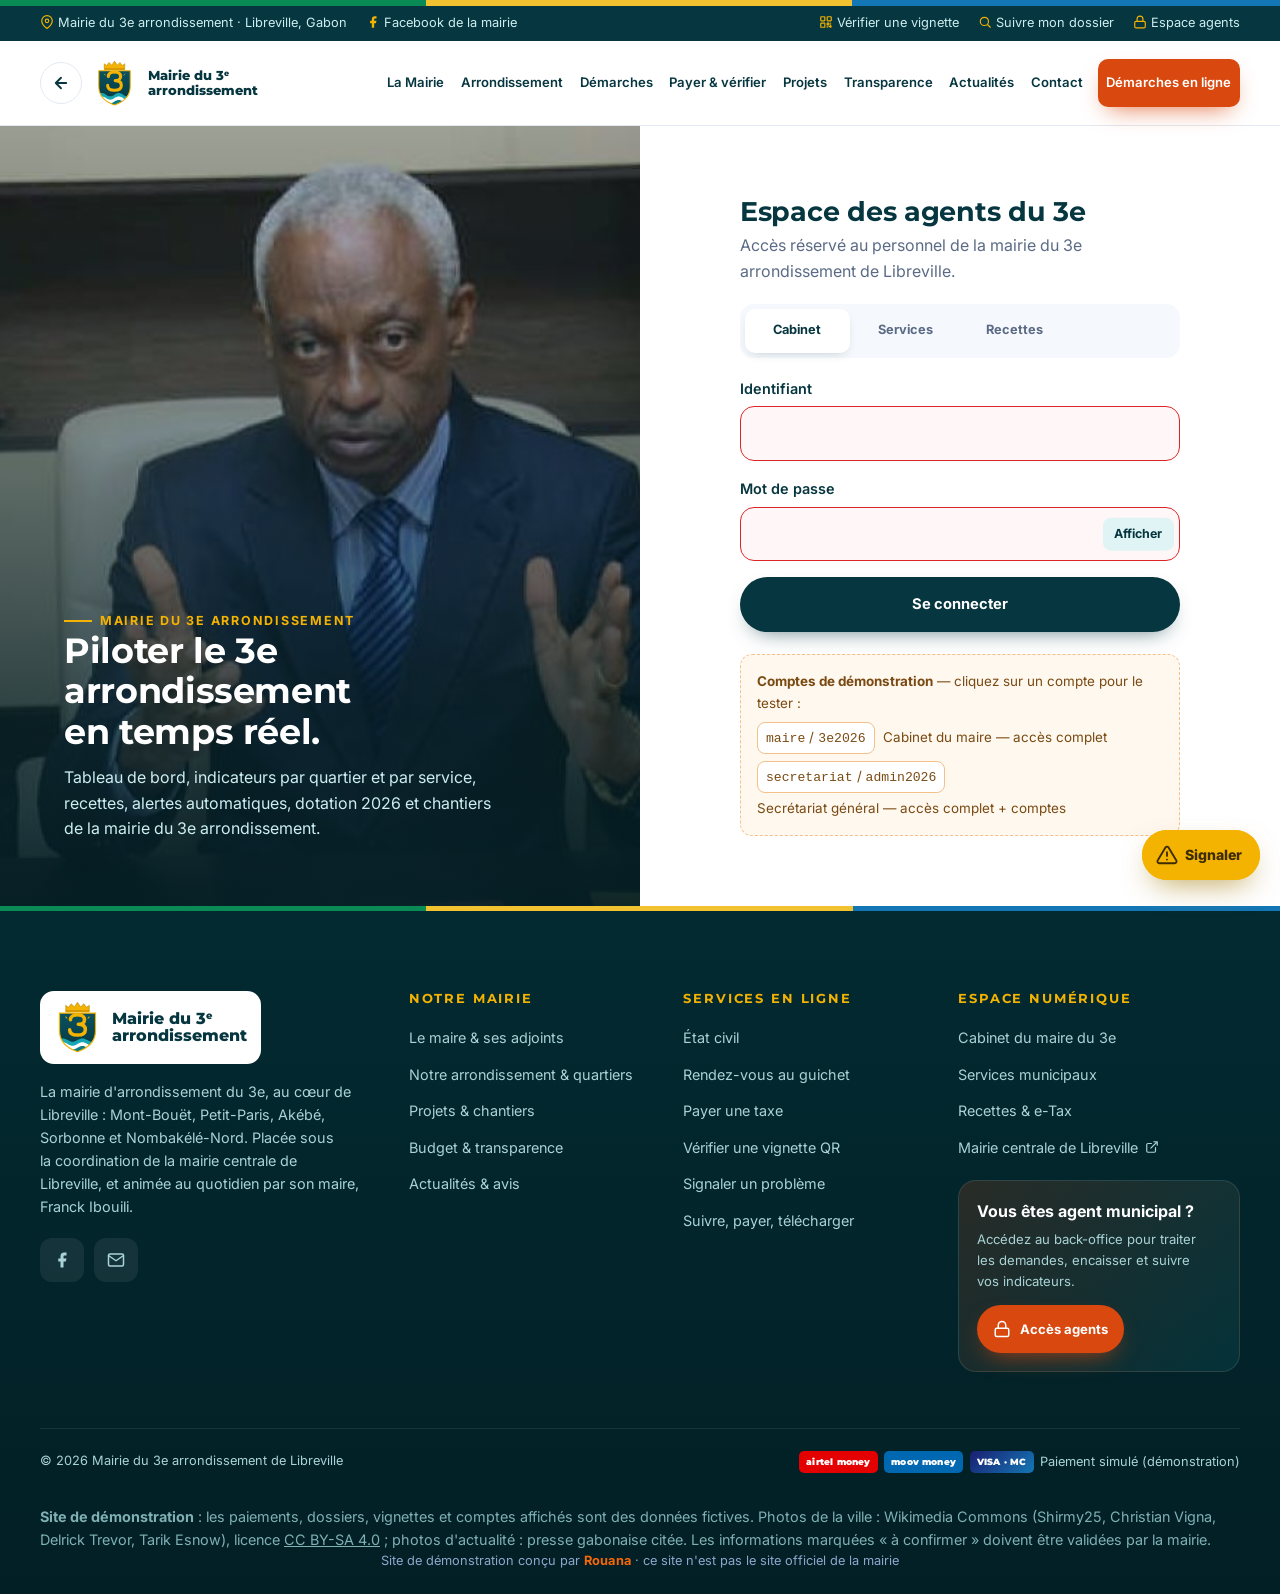
<file: espace.html>
<!doctype html>
<html lang="fr">
<head>
<meta charset="utf-8">
<meta name="viewport" content="width=device-width, initial-scale=1, viewport-fit=cover">
<meta name="color-scheme" content="only light">
<meta name="theme-color" content="#06363f">
<title>Espace des agents – Mairie du 3e arrondissement de Libreville</title>
<meta name="robots" content="noindex">
<link rel="icon" href="assets/img/logo-lbv.svg">
<link rel="manifest" href="manifest.webmanifest">
<link rel="apple-touch-icon" href="assets/img/icon-192.png">
<link rel="preconnect" href="https://fonts.googleapis.com"><link rel="preconnect" href="https://fonts.gstatic.com" crossorigin>
<link href="https://fonts.googleapis.com/css2?family=Inter:wght@400;500;600;700&family=Montserrat:wght@600;700;800;900&display=swap" rel="stylesheet">
<link rel="stylesheet" href="assets/css/style.css">
<link rel="stylesheet" href="assets/css/backoffice.css">
</head>
<body data-page="espace">
<div class="flagbar"></div>
<div id="site-header"></div>

<div class="auth">
  <div class="side">
    <img id="side-img" src="assets/img/front-de-mer.jpg" alt="">
    <span class="eyebrow">Mairie du 3e arrondissement</span>
    <h2 id="side-title">Piloter le 3e arrondissement en temps réel.</h2>
    <p id="side-text"></p>
  </div>
  <div class="main">
    <div class="box">
      <h1>Espace des agents du 3e</h1>
      <p style="color:var(--muted)">Accès réservé au personnel de la mairie du 3e arrondissement de Libreville.</p>
      <div class="role-sw" role="tablist" aria-label="Choisir votre espace">
        <button type="button" data-role="cabinet" class="on" role="tab" aria-selected="true">Cabinet</button>
        <button type="button" data-role="services" role="tab" aria-selected="false">Services</button>
        <button type="button" data-role="recettes" role="tab" aria-selected="false">Recettes</button>
      </div>
      <div class="again" id="again" role="status"><span>Vous êtes déjà connecté<b id="again-n"></b>.</span><a href="agents.html">Continuer vers le back-office →</a></div>
      <form class="form" id="login-form" novalidate>
        <div class="field"><label for="login">Identifiant</label><input id="login" name="login" required autocomplete="username" autocapitalize="none" autocorrect="off" spellcheck="false" aria-describedby="login-err"></div>
        <div class="field"><label for="pwd">Mot de passe</label><span class="pwd-wrap"><input id="pwd" name="pwd" type="password" required autocomplete="current-password"><button type="button" class="pwd-eye" id="pwd-eye" aria-label="Afficher le mot de passe" aria-pressed="false">Afficher</button></span></div>
        <div class="login-err" id="login-err" role="alert"></div>
        <button class="btn btn-navy" type="submit" style="justify-content:center">Se connecter</button>
      </form>
      <div class="demo" id="demo"></div>
    </div>
  </div>
</div>

<div id="site-footer"></div>
<script src="assets/js/data.js"></script>
<script src="assets/js/config.js"></script>
<script src="assets/js/store.js"></script>
<script src="assets/js/main.js"></script>
<script>
(() => {
  const cfg = {
    cabinet: {img:"maire", t:"Piloter le 3e arrondissement en temps réel.", p:"Tableau de bord, indicateurs par quartier et par service, recettes, alertes automatiques, dotation 2026 et chantiers de la mairie du 3e arrondissement.",
      demo:[["maire","3e2026","Cabinet du maire — accès complet"],["secretariat","admin2026","Secrétariat général — accès complet + comptes"]]},
    services: {img:"conseil-municipal", t:"Chaque service, son outil.", p:"État civil, services techniques, ressources humaines : chacun traite ses dossiers et tout reste tracé, conformément aux recommandations de l'audit.",
      demo:[["etat.civil","agent2026","État civil — demandes, rendez-vous, registre"],["services.techniques","agent2026","Services techniques — signalements, chantiers"],["rh","agent2026","Ressources humaines — dossiers du personnel"]]},
    recettes: {img:"vignette-0001", t:"Chaque franc tracé.", p:"Encaissements et quittances, paiements e-Tax, droits de place des marchés du 3e (Mont-Bouët…), registre des vignettes à QR code et contrôle sur le terrain par scan.",
      demo:[["recettes","agent2026","Direction des recettes — e-Tax, vignettes, marchés"]]},
  };
  const ALIAS = {arrondissement:"cabinet"};
  let role = new URLSearchParams(location.search).get("role");
  if (ALIAS[role]) role = ALIAS[role];
  if (!cfg[role]) role = "cabinet";
  const set = r => {
    role = r; const c = cfg[r];
    document.querySelectorAll(".role-sw button").forEach(b => { const on = b.dataset.role === r; b.classList.toggle("on", on); b.setAttribute("aria-selected", on); });
    document.getElementById("side-img").src = `assets/img/${c.img}.jpg`;
    document.getElementById("side-title").textContent = c.t; document.getElementById("side-text").textContent = c.p;
    const dm = document.getElementById("demo"); dm.style.display = (window.ESM_CONFIG || {}).showDemo === false ? "none" : "";
    dm.innerHTML = `<b>Comptes de démonstration</b> — cliquez sur un compte pour le tester :` + c.demo.map(([l, p, n]) => `<div class="acc"><button type="button" class="demo-fill" data-l="${l}" data-p="${p}" aria-label="Tester le compte ${l}"><code>${l}</code> / <code>${p}</code></button> <span>${n}</span></div>`).join("");
  };
  document.querySelector(".role-sw").addEventListener("click", e => { const b = e.target.closest("button"); if (b) set(b.dataset.role); });
  document.getElementById("demo").addEventListener("click", e => { const c = e.target.closest("[data-l]"); if (!c) return; document.getElementById("login").value = c.dataset.l; document.getElementById("pwd").value = c.dataset.p; document.getElementById("login-form").requestSubmit(); });
  document.getElementById("login-form").addEventListener("submit", async e => {
    e.preventDefault();
    const btn = e.target.querySelector("button[type=submit]"), er = document.getElementById("login-err"), li = e.target.login, pw = e.target.pwd;
    const fail = (m, f) => { er.textContent = m; er.classList.add("on"); toast(m, "err"); if (f) f.focus(); };
    er.classList.remove("on");
    if (!li.value.trim()) return fail("Saisissez votre identifiant.", li);
    if (!pw.value) return fail("Saisissez votre mot de passe.", pw);
    btn.disabled = true; btn.textContent = "Connexion…";
    let u = null, down = false;
    try { u = await Store.login(li.value.trim(), pw.value); } catch (err) { down = true; }
    btn.disabled = false; btn.textContent = "Se connecter";
    if (down) return fail("Connexion au serveur impossible : vérifiez votre connexion internet puis réessayez.");
    if (!u) { pw.value = ""; return fail("Identifiant ou mot de passe incorrect. Vérifiez la saisie (attention aux majuscules).", pw); }
    toast(`Bienvenue — ${u.titre || u.prenom} !`, "ok");
    setTimeout(() => location.href = "agents.html", 500);
  });
  document.getElementById("pwd-eye").onclick = ev => { const i = document.getElementById("pwd"), sh = i.type === "password"; i.type = sh ? "text" : "password"; ev.currentTarget.textContent = sh ? "Masquer" : "Afficher"; ev.currentTarget.setAttribute("aria-pressed", sh); ev.currentTarget.setAttribute("aria-label", sh ? "Masquer le mot de passe" : "Afficher le mot de passe"); };
  set(role);
  document.querySelectorAll("#login,#pwd").forEach(i => i.addEventListener("input", () => document.getElementById("login-err").classList.remove("on")));
  try { Promise.resolve(Store.init()).then(u => { if (u) { document.getElementById("again-n").textContent = " en tant que " + (u.prenom + " " + u.nom).trim(); document.getElementById("again").classList.add("on"); } }).catch(() => {}); } catch (e) {}
  const P = new URLSearchParams(location.search), E = (typeof ESPACES !== "undefined" ? ESPACES : []).find(x => x.role === role);
  if (P.get("demo") === "1" && E && (window.ESM_CONFIG || {}).showDemo !== false) {
    document.getElementById("login").value = E.demo.login; document.getElementById("pwd").value = E.demo.pwd;
    toast(`Connexion à l'espace de démonstration « ${E.t} »…`);
    setTimeout(() => document.getElementById("login-form").requestSubmit(), 700);
  }
})();
</script>
</body>
</html>
</file>
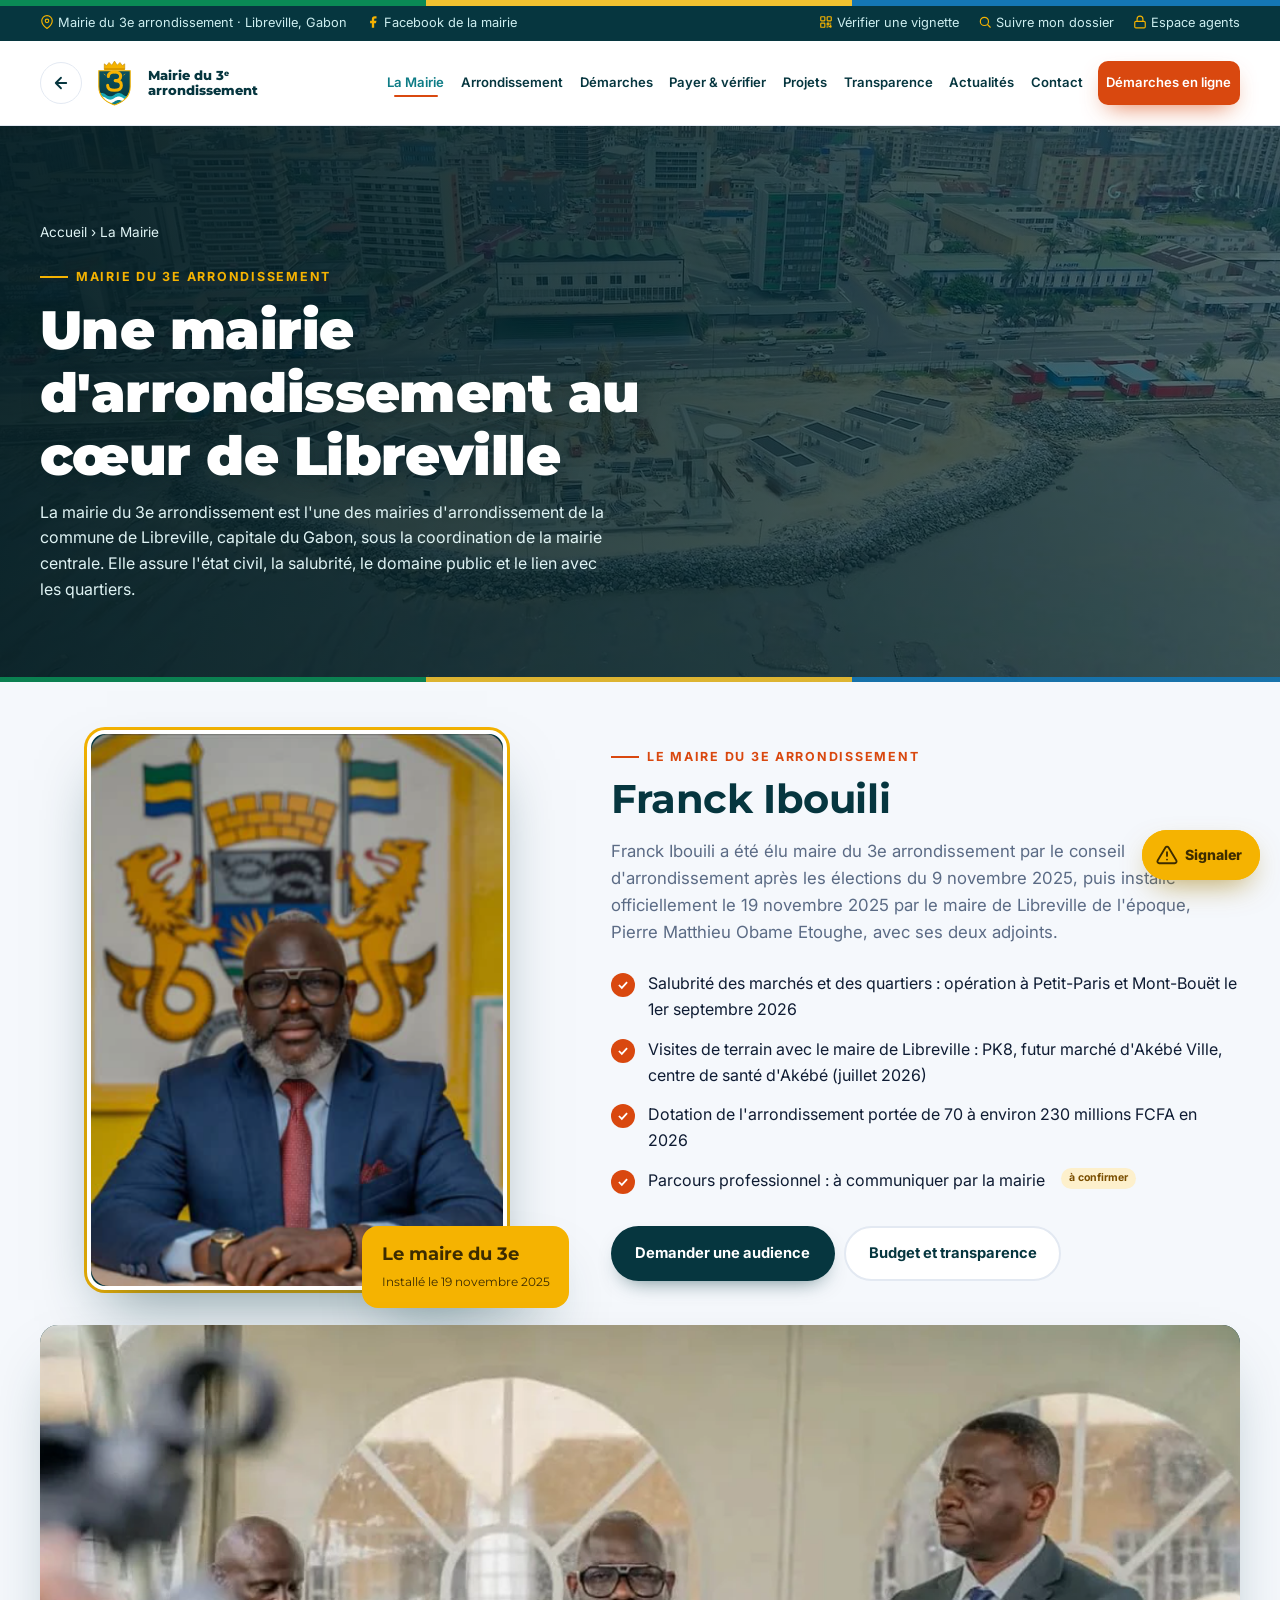
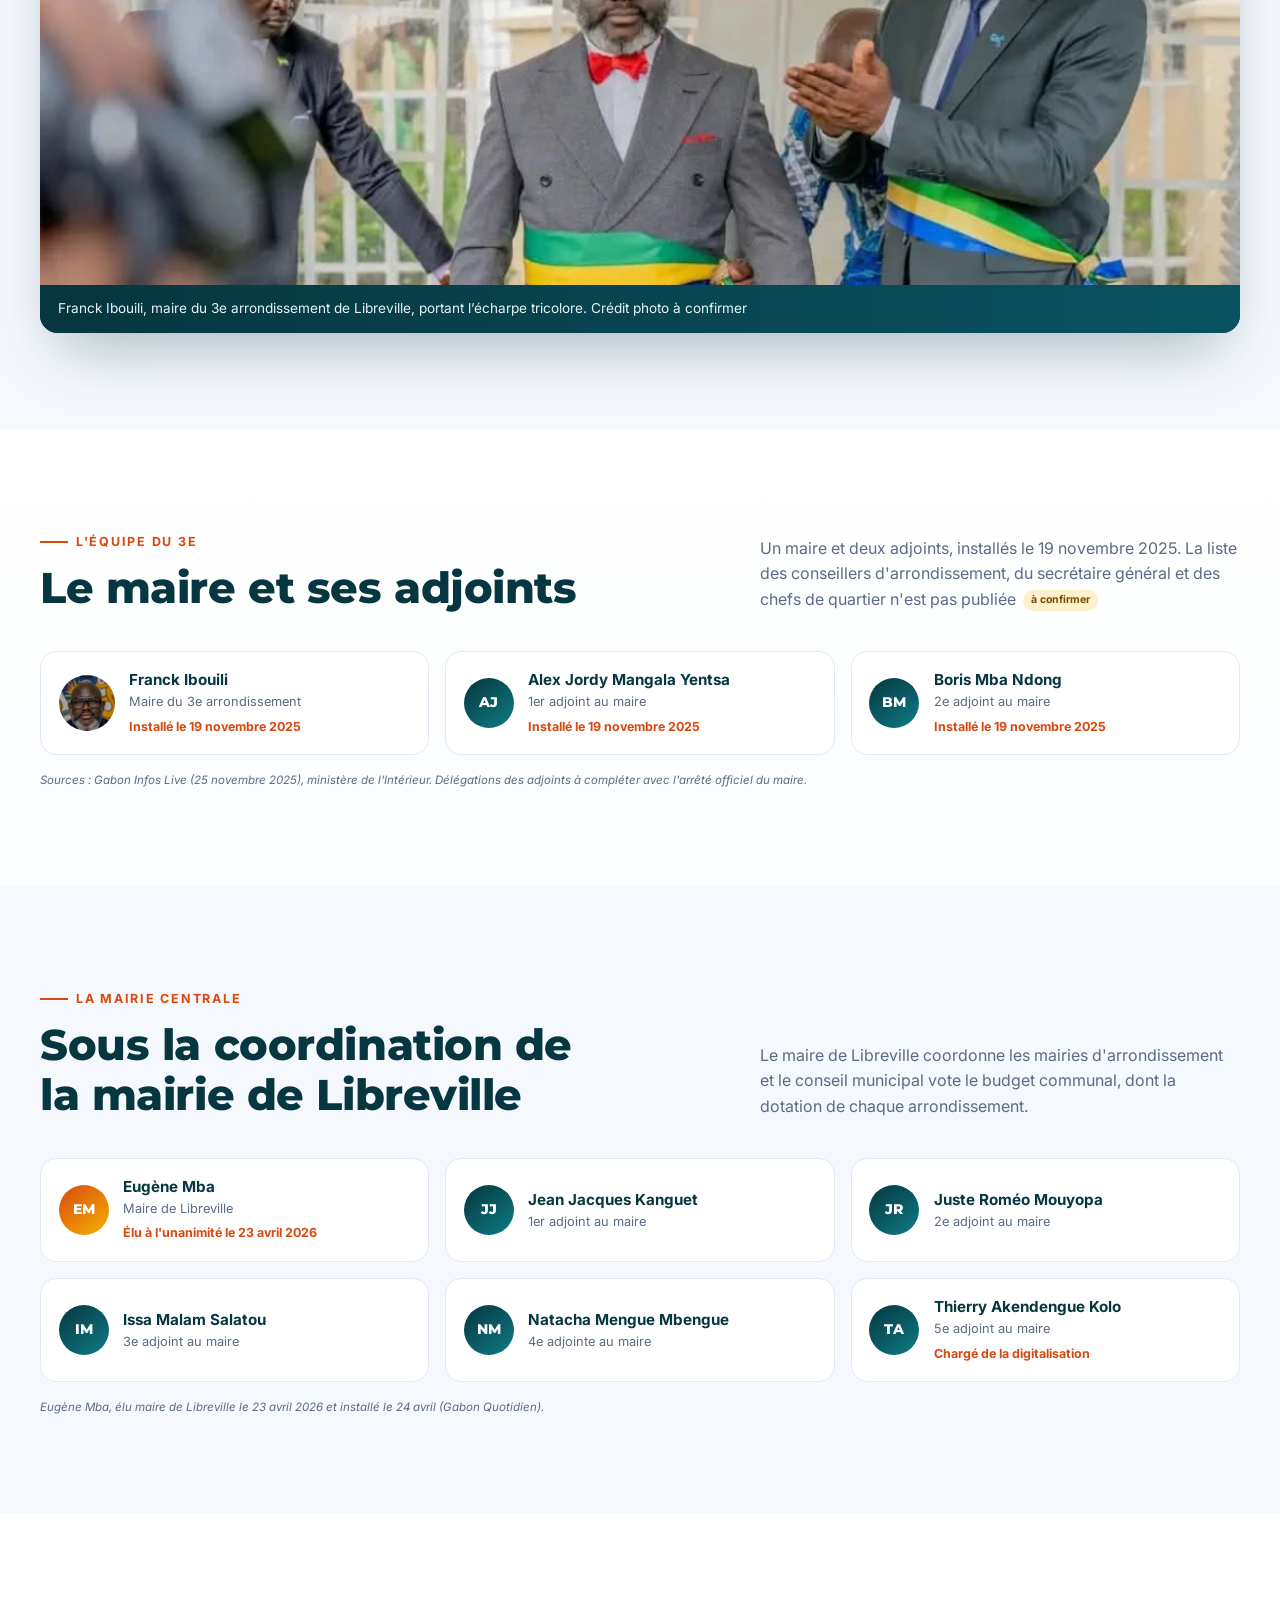
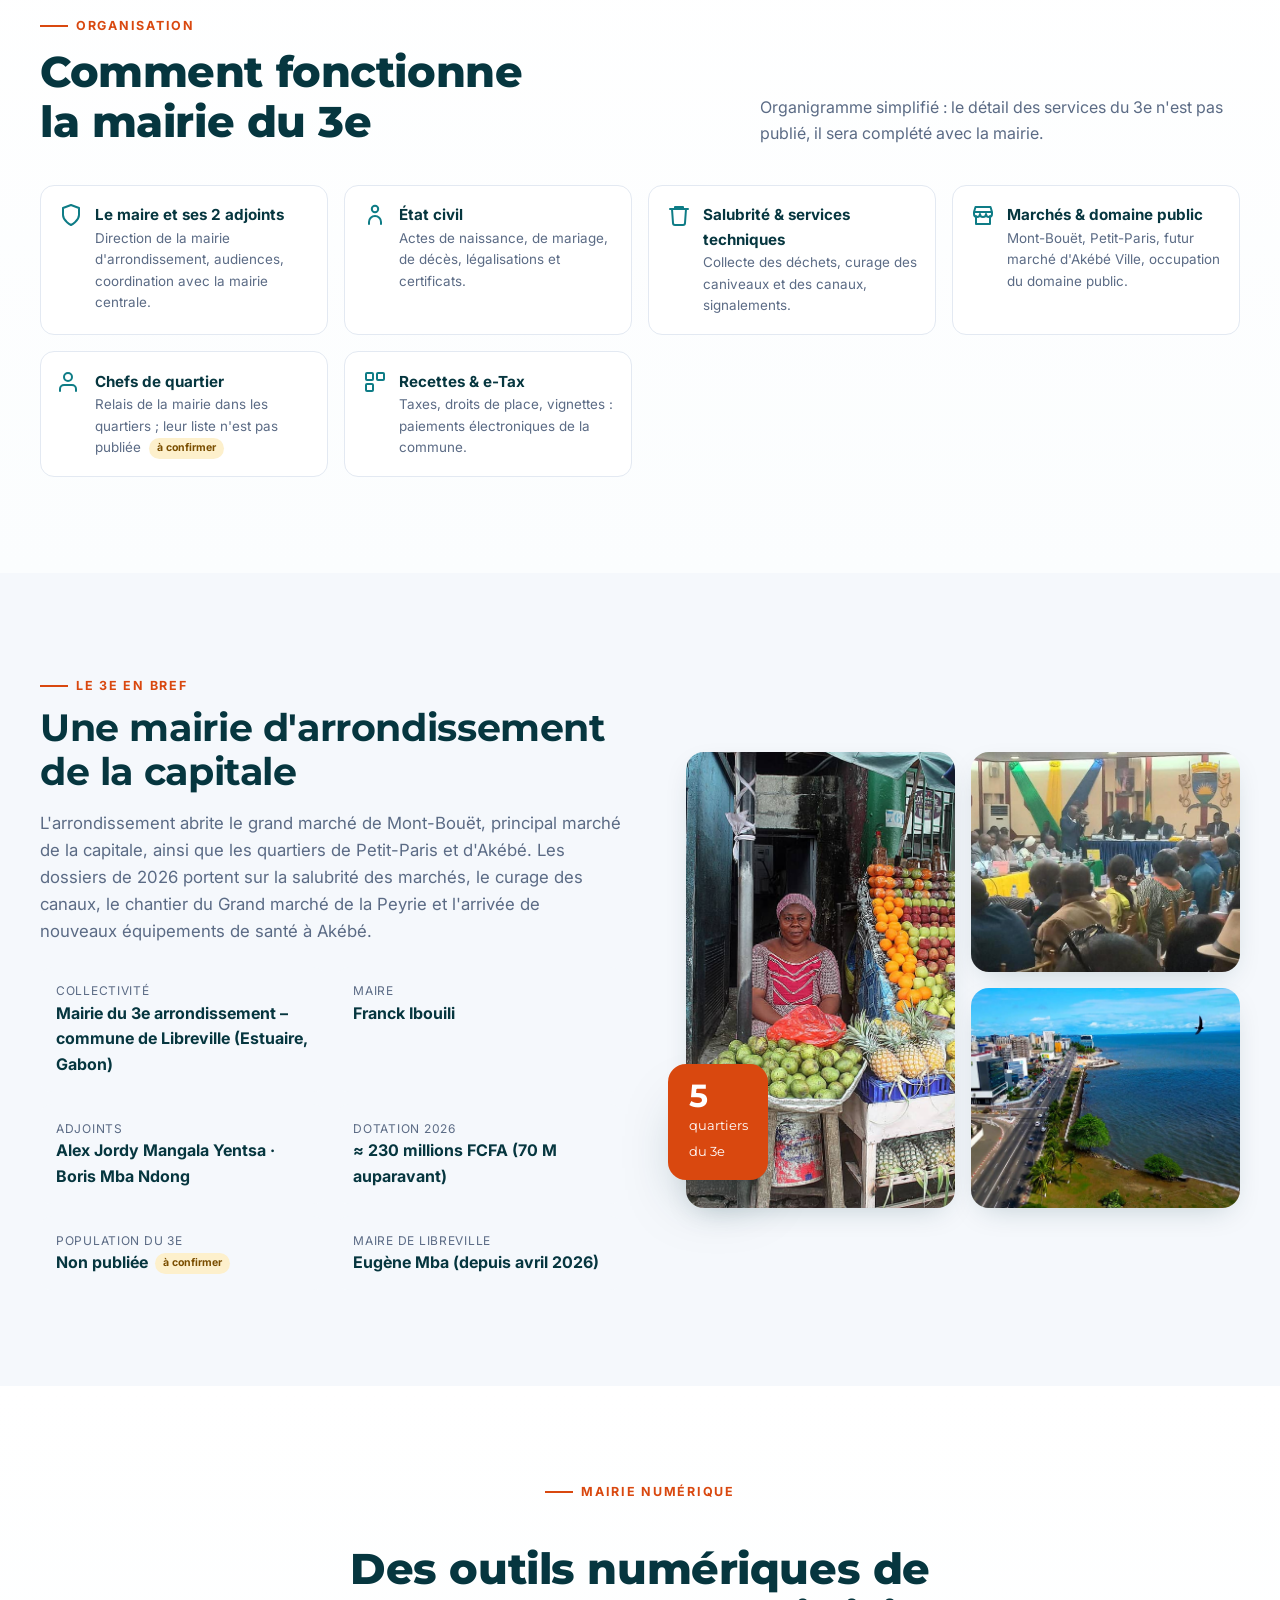
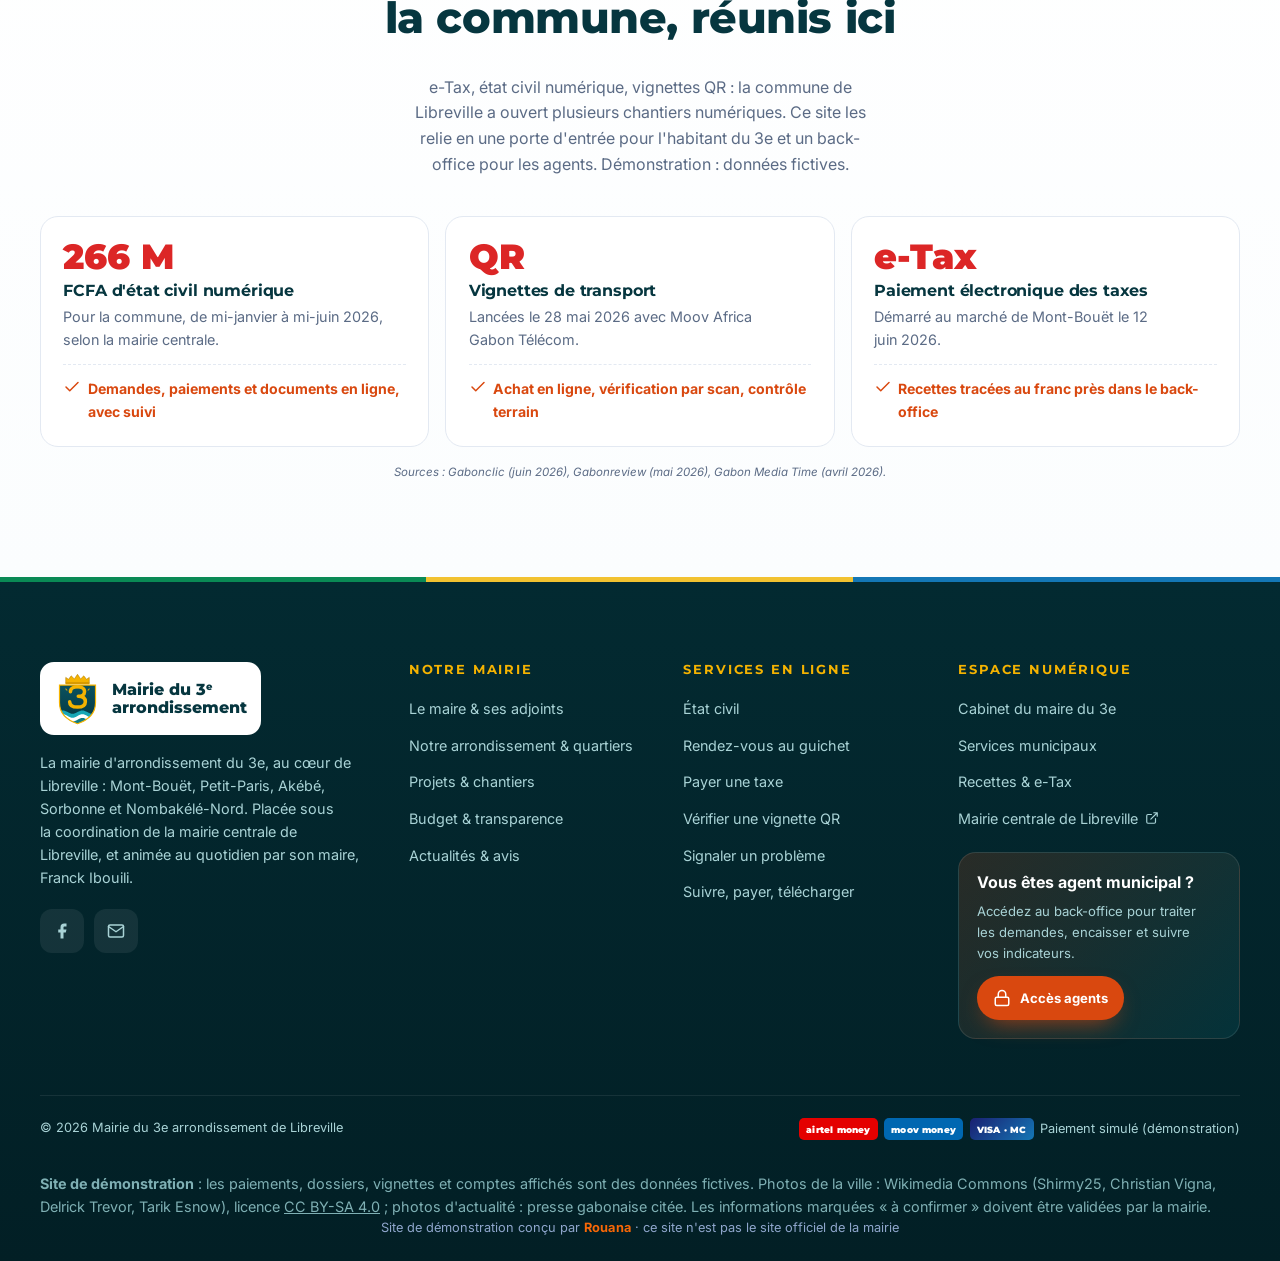
<file: mairie.html>
<!doctype html>
<html lang="fr">
<head>
<meta charset="utf-8">
<meta name="viewport" content="width=device-width, initial-scale=1, viewport-fit=cover">
<meta name="color-scheme" content="only light">
<meta name="theme-color" content="#06363f">
<title>La Mairie – Mairie du 3e arrondissement de Libreville</title>
<meta name="description" content="Franck Ibouili, maire du 3e arrondissement de Libreville, ses deux adjoints, l'organisation de la mairie et son lien avec la mairie centrale dirigée par Eugène Mba.">
<meta property="og:type" content="website">
<meta property="og:site_name" content="Mairie du 3e arrondissement de Libreville">
<meta property="og:title" content="La Mairie – Mairie du 3e arrondissement de Libreville">
<meta property="og:description" content="Le maire du 3e arrondissement, ses adjoints et l'organisation de la mairie.">
<meta property="og:image" content="assets/img/conseil-municipal.jpg">
<meta name="twitter:card" content="summary_large_image">
<link rel="icon" href="assets/img/logo-3e.svg" type="image/svg+xml">
<link rel="manifest" href="manifest.webmanifest">
<link rel="apple-touch-icon" href="assets/img/icon-192.png">
<link rel="preconnect" href="https://fonts.googleapis.com"><link rel="preconnect" href="https://fonts.gstatic.com" crossorigin>
<link href="https://fonts.googleapis.com/css2?family=Inter:wght@400;500;600;700&family=Montserrat:wght@600;700;800;900&display=swap" rel="stylesheet">
<link rel="stylesheet" href="assets/css/style.css">
</head>
<body data-page="mairie">
<div class="flagbar"></div>
<div id="site-header"></div>

<section class="page-hero">
  <img class="bg" src="assets/img/bd-independance.jpg" alt="" style="object-position:center">
  <div class="wrap">
    <p class="crumbs"><a href="index.html">Accueil</a> › La Mairie</p>
    <span class="eyebrow">Mairie du 3e arrondissement</span>
    <h1>Une mairie d'arrondissement au cœur de Libreville</h1>
    <p>La mairie du 3e arrondissement est l'une des mairies d'arrondissement de la commune de Libreville, capitale du Gabon, sous la coordination de la mairie centrale. Elle assure l'état civil, la salubrité, le domaine public et le lien avec les quartiers.</p>
  </div>
</section>

<section>
  <div class="wrap mot">
    <div class="ph rv"><div class="mairecard has-photo" aria-label="Franck Ibouili, maire du 3e arrondissement"><img src="assets/img/maire-3e.png" alt="Franck Ibouili, maire du 3e arrondissement de Libreville, assis devant le blason de la commune" class="portrait" width="330" height="497"></div><div class="badge"><b>Le maire du 3e</b><span>Installé le 19 novembre 2025</span></div></div>
    <div>
      <span class="eyebrow rv">Le maire du 3e arrondissement</span>
      <h2 class="rv d1" style="font-size:clamp(1.7rem,3.2vw,2.5rem);color:var(--navy);margin-top:.6rem">Franck Ibouili</h2>
      <p class="lead-p rv d2" style="margin-top:1rem">Franck Ibouili a été élu maire du 3e arrondissement par le conseil d'arrondissement après les élections du 9 novembre 2025, puis installé officiellement le 19 novembre 2025 par le maire de Libreville de l'époque, Pierre Matthieu Obame Etoughe, avec ses deux adjoints.</p>
      <ul class="checks rv d2">
        <li>Salubrité des marchés et des quartiers : opération à Petit-Paris et Mont-Bouët le 1er septembre 2026</li>
        <li>Visites de terrain avec le maire de Libreville : PK8, futur marché d'Akébé Ville, centre de santé d'Akébé (juillet 2026)</li>
        <li>Dotation de l'arrondissement portée de 70 à environ 230 millions FCFA en 2026</li>
        <li>Parcours professionnel : à communiquer par la mairie <span class="chip warn conf">à confirmer</span></li>
      </ul>
      <div style="display:flex;gap:.6rem;flex-wrap:wrap" class="rv d3"><a class="btn btn-navy" href="demarches.html?d=audience#demande">Demander une audience</a><a class="btn btn-line" href="transparence.html">Budget et transparence</a></div>
    </div>
  </div>
  <div class="wrap"><figure class="maire-fig rv"><img src="assets/img/maire-3e-ceremonie.webp" alt="Franck Ibouili, maire du 3e arrondissement, portant l’écharpe tricolore aux couleurs du Gabon" loading="lazy" width="1172" height="781"><figcaption>Franck Ibouili, maire du 3e arrondissement de Libreville, portant l’écharpe tricolore. <span class="conf">Crédit photo à confirmer</span></figcaption></figure></div>
</section>

<section class="bg-white">
  <div class="wrap">
    <div class="sec-head"><div><span class="eyebrow rv">L'équipe du 3e</span><h2 class="rv d1">Le maire et ses adjoints</h2></div><p class="rv d2">Un maire et deux adjoints, installés le 19 novembre 2025. La liste des conseillers d'arrondissement, du secrétaire général et des chefs de quartier n'est pas publiée <span class="chip warn conf">à confirmer</span></p></div>
    <div class="exec" id="exec"></div>
    <p class="imgnote" style="margin-top:1rem">Sources : Gabon Infos Live (25 novembre 2025), ministère de l'Intérieur. Délégations des adjoints à compléter avec l'arrêté officiel du maire.</p>
  </div>
</section>

<section>
  <div class="wrap">
    <div class="sec-head"><div><span class="eyebrow rv">La mairie centrale</span><h2 class="rv d1">Sous la coordination de la mairie de Libreville</h2></div><p class="rv d2">Le maire de Libreville coordonne les mairies d'arrondissement et le conseil municipal vote le budget communal, dont la dotation de chaque arrondissement.</p></div>
    <div class="exec" id="exec-c"></div>
    <p class="imgnote" style="margin-top:1rem">Eugène Mba, élu maire de Libreville le 23 avril 2026 et installé le 24 avril (Gabon Quotidien).</p>
  </div>
</section>

<section class="bg-white">
  <div class="wrap">
    <div class="sec-head"><div><span class="eyebrow rv">Organisation</span><h2 class="rv d1">Comment fonctionne la mairie du 3e</h2></div><p class="rv d2">Organigramme simplifié : le détail des services du 3e n'est pas publié, il sera complété avec la mairie.</p></div>
    <div class="org">
      <div class="rv"><svg viewBox="0 0 24 24" fill="none" stroke="currentColor" stroke-width="2" stroke-linecap="round" stroke-linejoin="round"><path d="M12 22s8-4 8-10V5l-8-3-8 3v7c0 6 8 10 8 10z"/></svg><span><b>Le maire et ses 2 adjoints</b><span>Direction de la mairie d'arrondissement, audiences, coordination avec la mairie centrale.</span></span></div>
      <div class="rv d1"><svg viewBox="0 0 24 24" fill="none" stroke="currentColor" stroke-width="2" stroke-linecap="round" stroke-linejoin="round"><circle cx="12" cy="6" r="3.2"/><path d="M6 21v-2a6 6 0 0112 0v2"/></svg><span><b>État civil</b><span>Actes de naissance, de mariage, de décès, légalisations et certificats.</span></span></div>
      <div class="rv d2"><svg viewBox="0 0 24 24" fill="none" stroke="currentColor" stroke-width="2" stroke-linecap="round" stroke-linejoin="round"><path d="M3 6h18M8 6V4h8v2M19 6l-1 14a2 2 0 01-2 2H8a2 2 0 01-2-2L5 6"/></svg><span><b>Salubrité & services techniques</b><span>Collecte des déchets, curage des caniveaux et des canaux, signalements.</span></span></div>
      <div class="rv"><svg viewBox="0 0 24 24" fill="none" stroke="currentColor" stroke-width="2" stroke-linecap="round" stroke-linejoin="round"><path d="M3 9l1.5-5h15L21 9M3 9h18v2a3 3 0 01-6 0 3 3 0 01-6 0 3 3 0 01-6 0zM5 13v8h14v-8"/></svg><span><b>Marchés & domaine public</b><span>Mont-Bouët, Petit-Paris, futur marché d'Akébé Ville, occupation du domaine public.</span></span></div>
      <div class="rv d1"><svg viewBox="0 0 24 24" fill="none" stroke="currentColor" stroke-width="2" stroke-linecap="round" stroke-linejoin="round"><path d="M17 21v-2a4 4 0 00-4-4H5a4 4 0 00-4 4v2"/><circle cx="9" cy="7" r="4"/></svg><span><b>Chefs de quartier</b><span>Relais de la mairie dans les quartiers ; leur liste n'est pas publiée <span class="chip warn conf">à confirmer</span></span></span></div>
      <div class="rv d2"><svg viewBox="0 0 24 24" fill="none" stroke="currentColor" stroke-width="2" stroke-linecap="round" stroke-linejoin="round"><rect x="3" y="3" width="7" height="7" rx="1"/><rect x="14" y="3" width="7" height="7" rx="1"/><rect x="3" y="14" width="7" height="7" rx="1"/></svg><span><b>Recettes & e-Tax</b><span>Taxes, droits de place, vignettes : paiements électroniques de la commune.</span></span></div>
    </div>
  </div>
</section>

<section>
  <div class="wrap split">
    <div>
      <span class="eyebrow rv">Le 3e en bref</span>
      <h2 class="rv d1" style="font-size:clamp(1.7rem,3.2vw,2.4rem);color:var(--navy);margin:.6rem 0 1rem">Une mairie d'arrondissement de la capitale</h2>
      <p class="lead-p rv d2">L'arrondissement abrite le grand marché de Mont-Bouët, principal marché de la capitale, ainsi que les quartiers de Petit-Paris et d'Akébé. Les dossiers de 2026 portent sur la salubrité des marchés, le curage des canaux, le chantier du Grand marché de la Peyrie et l'arrivée de nouveaux équipements de santé à Akébé.</p>
      <div class="idcard rv d2">
        <div><small>Collectivité</small><b>Mairie du 3e arrondissement – commune de Libreville (Estuaire, Gabon)</b></div>
        <div><small>Maire</small><b>Franck Ibouili</b></div>
        <div><small>Adjoints</small><b>Alex Jordy Mangala Yentsa · Boris Mba Ndong</b></div>
        <div><small>Dotation 2026</small><b>≈ 230 millions FCFA (70 M auparavant)</b></div>
        <div><small>Population du 3e</small><b>Non publiée <span class="chip warn conf">à confirmer</span></b></div>
        <div><small>Maire de Libreville</small><b>Eugène Mba (depuis avril 2026)</b></div>
      </div>
    </div>
    <div class="mosaic rv">
      <img src="assets/img/marche.jpg" alt="Étal de fruits sur un marché de Libreville" loading="lazy">
      <img src="assets/img/conseil-municipal.jpg" alt="Session du conseil municipal" loading="lazy">
      <img src="assets/img/front-de-mer.jpg" alt="Front de mer de Libreville" loading="lazy">
      <div class="badge"><b>5</b><span>quartiers<br>du 3e</span></div>
    </div>
  </div>
</section>

<section class="bg-white">
  <div class="wrap">
    <div class="center"><div class="sec-head"><span class="eyebrow rv">Mairie numérique</span><h2 class="rv d1">Des outils numériques de la commune, réunis ici</h2><p class="rv d2">e-Tax, état civil numérique, vignettes QR : la commune de Libreville a ouvert plusieurs chantiers numériques. Ce site les relie en une porte d'entrée pour l'habitant du 3e et un back-office pour les agents. Démonstration : données fictives.</p></div></div>
    <div class="digital">
      <div class="dg rv"><div class="k">266 M</div><h4>FCFA d'état civil numérique</h4><p>Pour la commune, de mi-janvier à mi-juin 2026, selon la mairie centrale.</p><div class="fix"><svg viewBox="0 0 24 24" fill="none" stroke="currentColor" stroke-width="2" stroke-linecap="round" stroke-linejoin="round"><path d="M20 6L9 17l-5-5"/></svg>Demandes, paiements et documents en ligne, avec suivi</div></div>
      <div class="dg rv d1"><div class="k">QR</div><h4>Vignettes de transport</h4><p>Lancées le 28 mai 2026 avec Moov Africa Gabon Télécom.</p><div class="fix"><svg viewBox="0 0 24 24" fill="none" stroke="currentColor" stroke-width="2" stroke-linecap="round" stroke-linejoin="round"><path d="M20 6L9 17l-5-5"/></svg>Achat en ligne, vérification par scan, contrôle terrain</div></div>
      <div class="dg rv d2"><div class="k">e-Tax</div><h4>Paiement électronique des taxes</h4><p>Démarré au marché de Mont-Bouët le 12 juin 2026.</p><div class="fix"><svg viewBox="0 0 24 24" fill="none" stroke="currentColor" stroke-width="2" stroke-linecap="round" stroke-linejoin="round"><path d="M20 6L9 17l-5-5"/></svg>Recettes tracées au franc près dans le back-office</div></div>
    </div>
    <p class="imgnote center" style="margin-top:1rem">Sources : Gabonclic (juin 2026), Gabonreview (mai 2026), Gabon Media Time (avril 2026).</p>
  </div>
</section>

<div id="site-footer"></div>
<script src="assets/js/data.js"></script>
<script src="assets/js/config.js"></script>
<script src="assets/js/store.js"></script>
<script src="assets/js/main.js"></script>
</body>
</html>
</file>
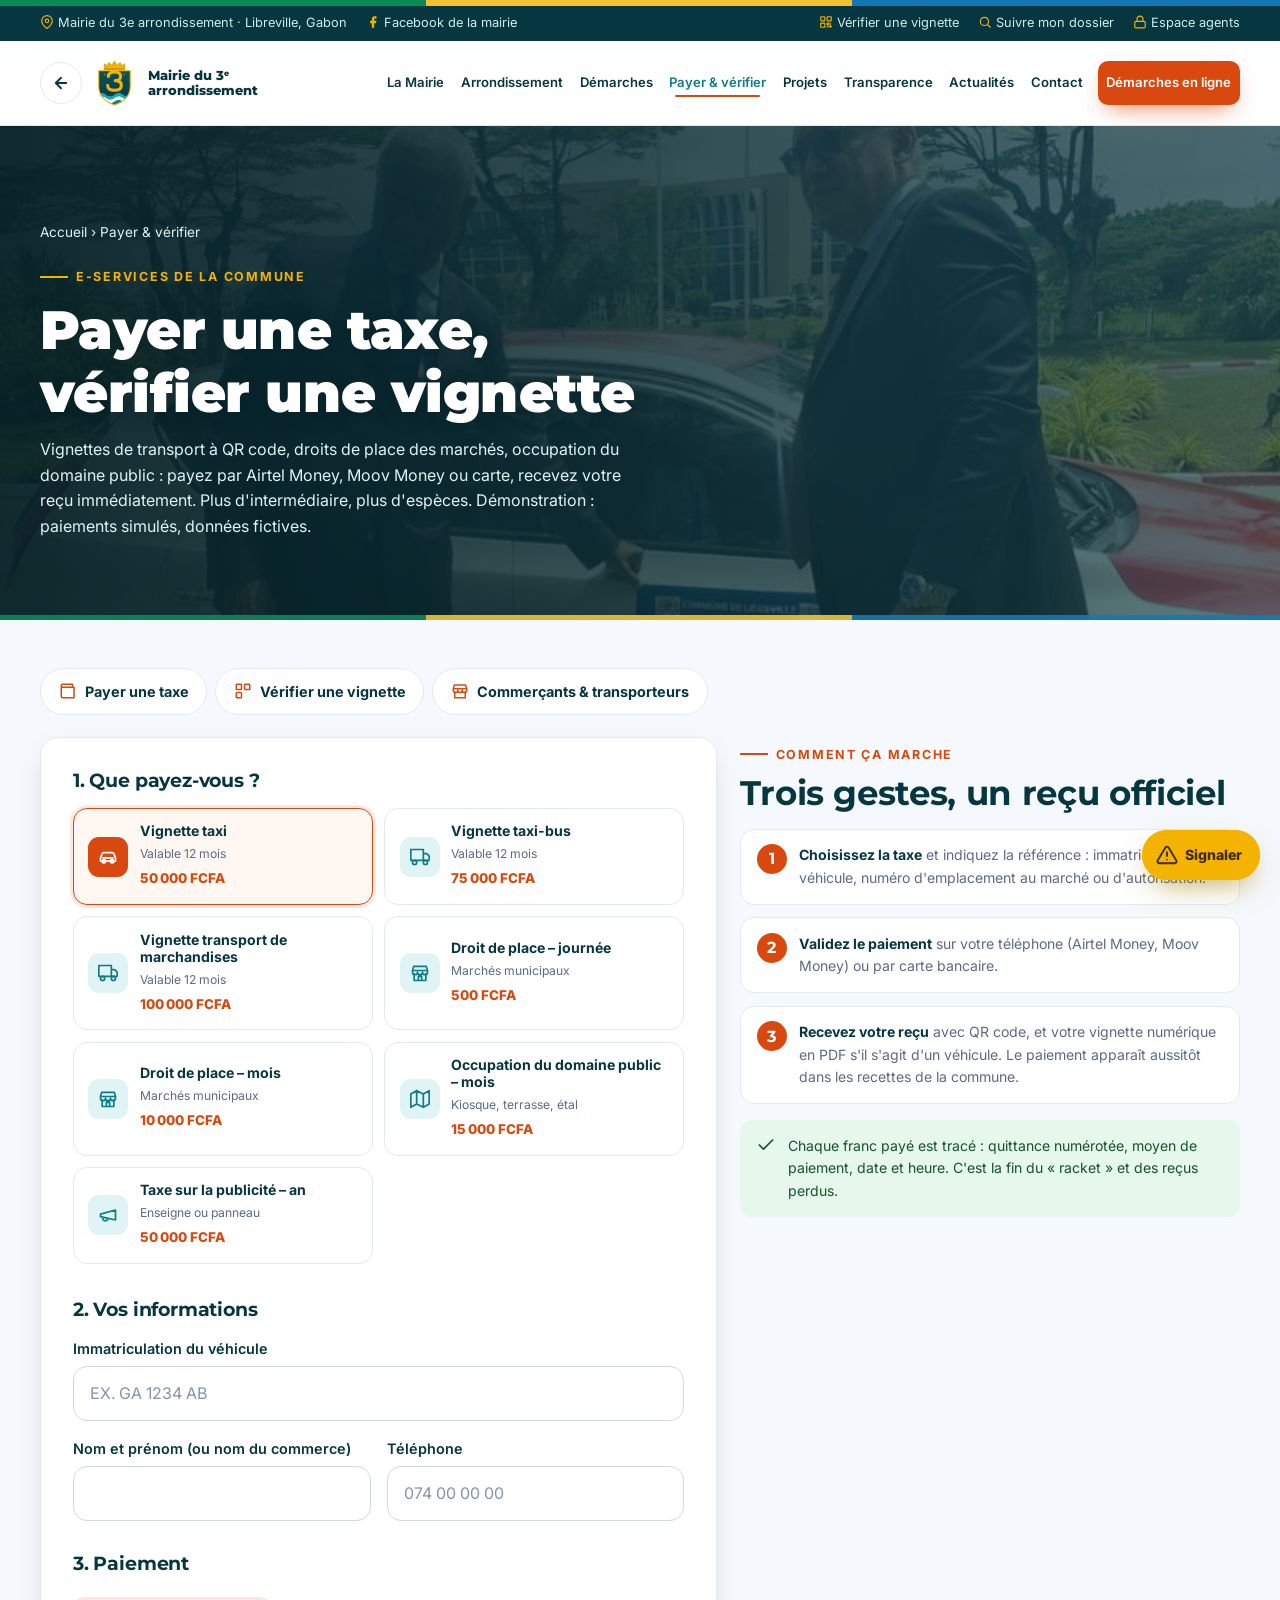
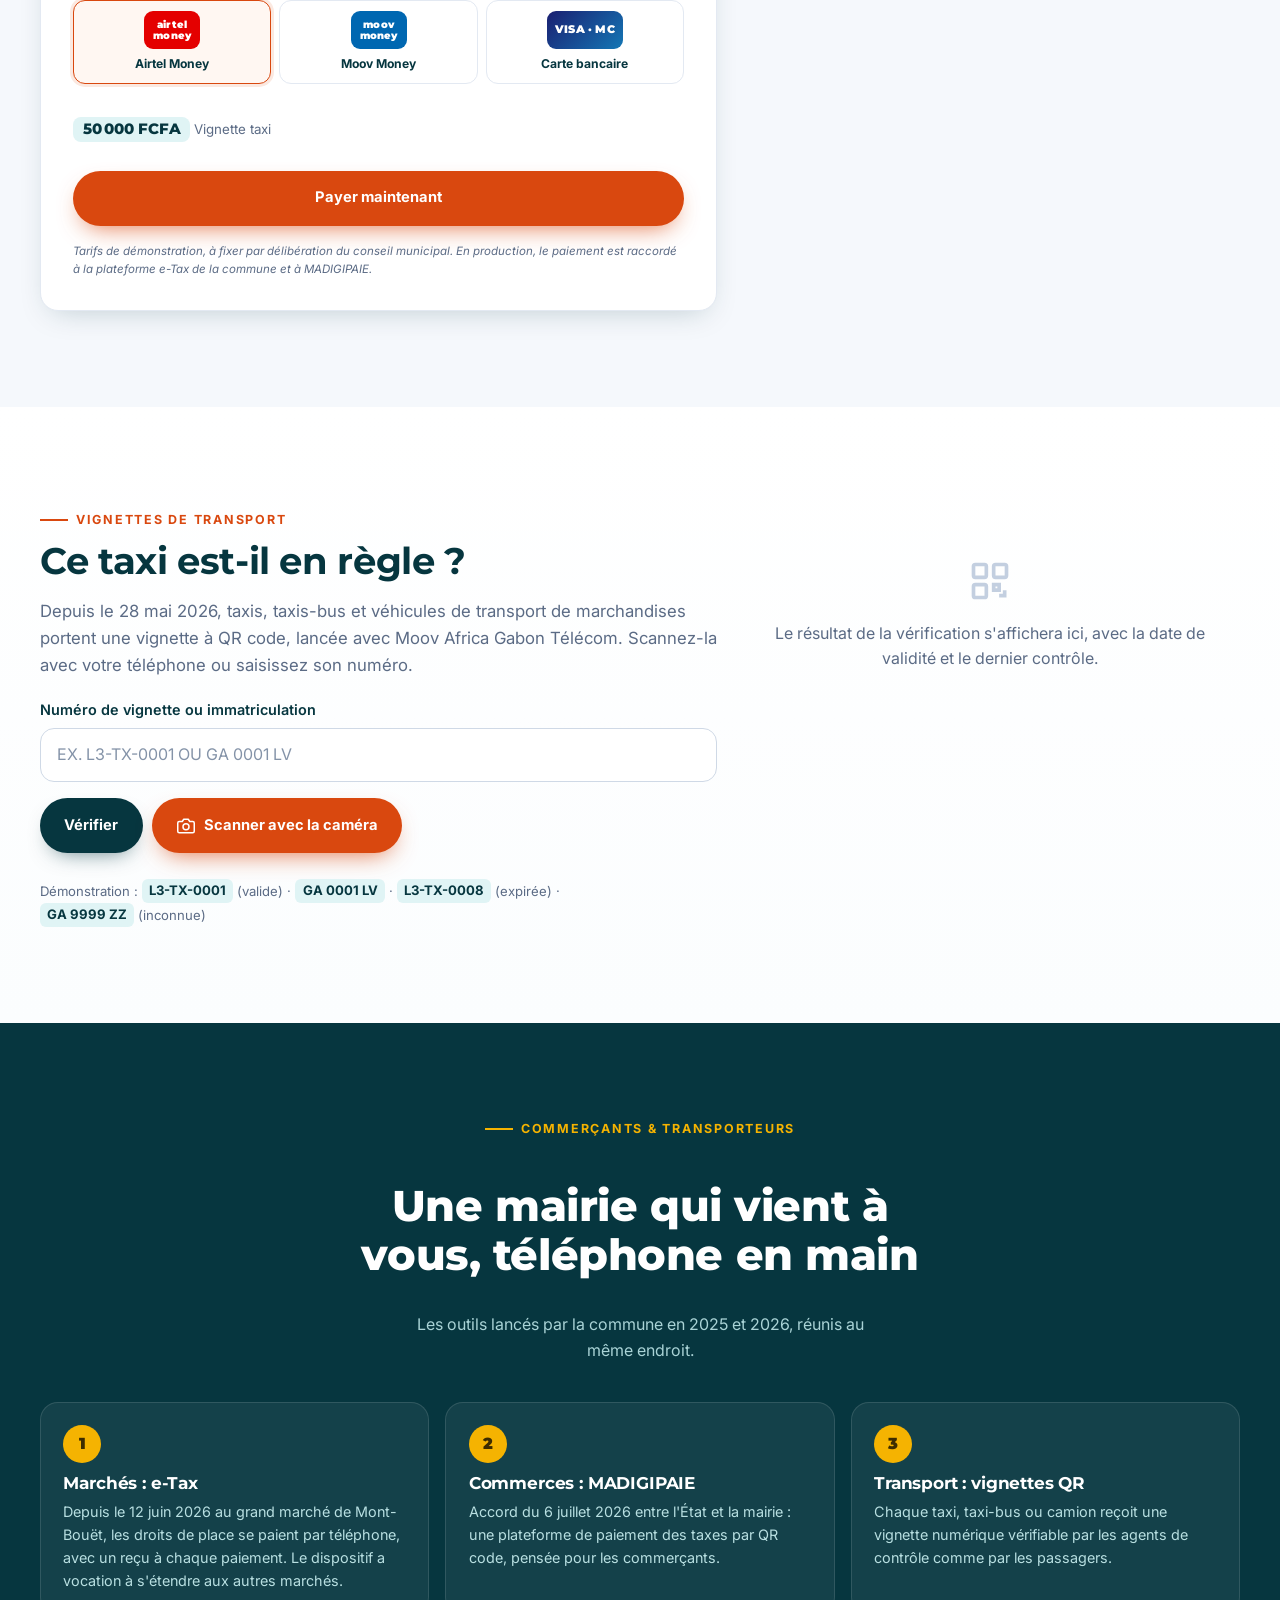
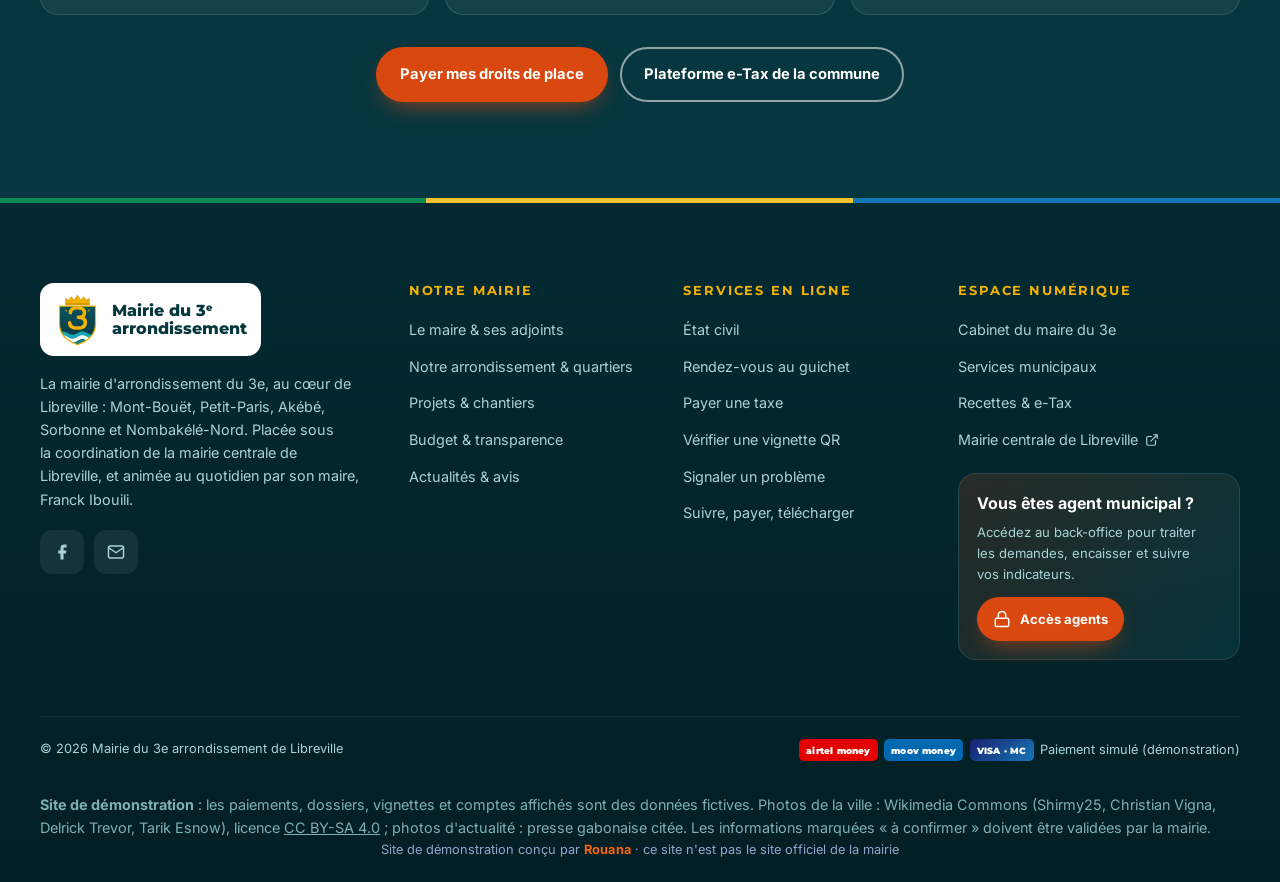
<file: payer.html>
<!doctype html>
<html lang="fr">
<head>
<meta charset="utf-8">
<meta name="viewport" content="width=device-width, initial-scale=1, viewport-fit=cover">
<meta name="color-scheme" content="only light">
<meta name="theme-color" content="#06363f">
<title>Payer & vérifier – Mairie du 3e arrondissement de Libreville</title>
<meta name="description" content="Payer en ligne (simulation) les taxes municipales de Libreville : vignettes de transport, droits de place des marchés, domaine public, publicité, et vérifier une vignette à QR code.">
<meta property="og:title" content="Payer & vérifier – Mairie du 3e arrondissement de Libreville">
<meta property="og:type" content="website">
<meta property="og:site_name" content="Mairie du 3e arrondissement de Libreville">
<meta name="twitter:card" content="summary_large_image">
<meta property="og:description" content="Payer en ligne (simulation) les taxes municipales de Libreville : vignettes de transport, droits de place des marchés, domaine public, publicité, et vérifier une vignette à QR code.">
<meta property="og:image" content="assets/img/vignettes-lancement.jpg">
<link rel="icon" href="assets/img/logo-3e.svg" type="image/svg+xml">
<link rel="manifest" href="manifest.webmanifest">
<link rel="apple-touch-icon" href="assets/img/icon-192.png">
<link rel="preconnect" href="https://fonts.googleapis.com"><link rel="preconnect" href="https://fonts.gstatic.com" crossorigin>
<link href="https://fonts.googleapis.com/css2?family=Inter:wght@400;500;600;700&family=Montserrat:wght@600;700;800;900&display=swap" rel="stylesheet">
<link rel="stylesheet" href="assets/css/style.css">
</head>
<body data-page="payer">
<div class="flagbar"></div>
<div id="site-header"></div>


<section class="page-hero">
  <img class="bg" src="assets/img/vignette-0001.jpg" alt="" style="object-position:center 30%">
  <div class="wrap">
    <p class="crumbs"><a href="index.html">Accueil</a> › Payer & vérifier</p>
    <span class="eyebrow">e-Services de la commune</span>
    <h1>Payer une taxe, vérifier une vignette</h1>
    <p>Vignettes de transport à QR code, droits de place des marchés, occupation du domaine public : payez par Airtel Money, Moov Money ou carte, recevez votre reçu immédiatement. Plus d'intermédiaire, plus d'espèces. Démonstration : paiements simulés, données fictives.</p>
  </div>
</section>

<section id="payer">
  <div class="wrap">
    <div class="svc-tabs rv"><a href="#payer"><svg viewBox="0 0 24 24" fill="none" stroke="currentColor" stroke-width="2" stroke-linecap="round" stroke-linejoin="round"><path d="M20 7H5a2 2 0 010-4h13v4M3 5v14a2 2 0 002 2h15V7"/></svg>Payer une taxe</a><a href="#verifier"><svg viewBox="0 0 24 24" fill="none" stroke="currentColor" stroke-width="2" stroke-linecap="round" stroke-linejoin="round"><rect x="3" y="3" width="7" height="7" rx="1"/><rect x="14" y="3" width="7" height="7" rx="1"/><rect x="3" y="14" width="7" height="7" rx="1"/></svg>Vérifier une vignette</a><a href="#commercants"><svg viewBox="0 0 24 24" fill="none" stroke="currentColor" stroke-width="2" stroke-linecap="round" stroke-linejoin="round"><path d="M3 9l1.5-5h15L21 9M3 9h18v2a3 3 0 01-6 0 3 3 0 01-6 0 3 3 0 01-6 0zM5 13v8h14v-8"/></svg>Commerçants & transporteurs</a></div>
    <div class="svc-cols">
      <form class="panel form" id="tax-form" novalidate>
        <h3 style="color:var(--navy)">1. Que payez-vous ?</h3>
        <div class="taxgrid" id="taxgrid"></div>
        <h3 style="color:var(--navy)">2. Vos informations</h3>
        <div class="field"><label for="tref" id="tref-l">Référence</label><input id="tref" name="ref" required style="text-transform:uppercase"></div>
        <div class="row"><div class="field"><label for="tnom">Nom et prénom (ou nom du commerce)</label><input id="tnom" name="nom" required autocomplete="name"></div><div class="field"><label for="ttel">Téléphone</label><input id="ttel" name="tel" type="tel" required placeholder="074 00 00 00" autocomplete="tel"></div></div>
        <div class="row"><input type="hidden" id="tarr" name="arr" value="3"><div class="field" id="tqte" hidden><label for="tq" id="tqte-l">Nombre de jours</label><input id="tq" name="qte" type="number" min="1" max="12" value="1"></div></div>
        <h3 style="color:var(--navy)">3. Paiement</h3>
        <div class="mpay" id="mpay"></div>
        <p id="ttot" style="margin-bottom:.8rem"></p>
        <button class="btn btn-orange" type="submit" style="justify-content:center">Payer maintenant</button>
        <p class="imgnote">Tarifs de démonstration, à fixer par délibération du conseil municipal. En production, le paiement est raccordé à la plateforme e-Tax de la commune et à MADIGIPAIE.</p>
      </form>
      <div>
        <span class="eyebrow rv">Comment ça marche</span>
        <h2 class="rv d1" style="font-size:clamp(1.5rem,2.8vw,2.1rem);color:var(--navy);margin:.6rem 0 1rem">Trois gestes, un reçu officiel</h2>
        <div class="howto rv d2">
          <div><b class="n">1</b><p><strong>Choisissez la taxe</strong> et indiquez la référence : immatriculation du véhicule, numéro d'emplacement au marché ou d'autorisation.</p></div>
          <div><b class="n">2</b><p><strong>Validez le paiement</strong> sur votre téléphone (Airtel Money, Moov Money) ou par carte bancaire.</p></div>
          <div><b class="n">3</b><p><strong>Recevez votre reçu</strong> avec QR code, et votre vignette numérique en PDF s'il s'agit d'un véhicule. Le paiement apparaît aussitôt dans les recettes de la commune.</p></div>
        </div>
        <div class="alert-box ok rv d3" style="margin-top:1rem"><svg viewBox="0 0 24 24" fill="none" stroke="currentColor" stroke-width="2" stroke-linecap="round" stroke-linejoin="round"><path d="M20 6L9 17l-5-5"/></svg><span>Chaque franc payé est tracé : quittance numérotée, moyen de paiement, date et heure. C'est la fin du « racket » et des reçus perdus.</span></div>
      </div>
    </div>
  </div>
</section>

<section class="bg-white" id="verifier">
  <div class="wrap svc-cols">
    <div>
      <span class="eyebrow rv">Vignettes de transport</span>
      <h2 class="rv d1" style="font-size:clamp(1.6rem,3vw,2.3rem);color:var(--navy);margin:.6rem 0 1rem">Ce taxi est-il en règle ?</h2>
      <p class="lead-p rv d2">Depuis le 28 mai 2026, taxis, taxis-bus et véhicules de transport de marchandises portent une vignette à QR code, lancée avec Moov Africa Gabon Télécom. Scannez-la avec votre téléphone ou saisissez son numéro.</p>
      <form class="form rv d2" id="vig-form" style="margin-top:1.2rem"><div class="field"><label for="vq">Numéro de vignette ou immatriculation</label><input id="vq" name="q" required placeholder="Ex. L3-TX-0001 ou GA 0001 LV" style="text-transform:uppercase"></div>
        <div style="display:flex;gap:.6rem;flex-wrap:wrap"><button class="btn btn-navy">Vérifier</button><button class="btn btn-orange" type="button" id="scan-btn"><svg viewBox="0 0 24 24" fill="none" stroke="currentColor" stroke-width="2" stroke-linecap="round" stroke-linejoin="round"><path d="M23 19a2 2 0 01-2 2H3a2 2 0 01-2-2V8a2 2 0 012-2h4l2-3h6l2 3h4a2 2 0 012 2z"/><circle cx="12" cy="13" r="4"/></svg> Scanner avec la caméra</button></div>
        <p class="demo-hint" id="vig-demo"></p>
      </form>
      <div class="scanbox" id="scanbox" hidden></div>
    </div>
    <div class="vres" id="vig-out"><div class="empty"><svg viewBox="0 0 24 24" fill="none" stroke="currentColor" stroke-width="2"><rect x="3" y="3" width="7" height="7" rx="1"/><rect x="14" y="3" width="7" height="7" rx="1"/><rect x="3" y="14" width="7" height="7" rx="1"/><path d="M14 14h3v3h-3zM17 20h4M20 17v4"/></svg><p>Le résultat de la vérification s'affichera ici, avec la date de validité et le dernier contrôle.</p></div></div>
  </div>
</section>

<section class="bg-navy" id="commercants">
  <div class="wrap">
    <div class="center"><div class="sec-head"><span class="eyebrow">Commerçants & transporteurs</span><h2>Une mairie qui vient à vous, téléphone en main</h2><p>Les outils lancés par la commune en 2025 et 2026, réunis au même endroit.</p></div></div>
    <div class="steps3">
      <div class="rv"><span class="n">1</span><h4>Marchés : e-Tax</h4><p>Depuis le 12 juin 2026 au grand marché de Mont-Bouët, les droits de place se paient par téléphone, avec un reçu à chaque paiement. Le dispositif a vocation à s'étendre aux autres marchés.</p></div>
      <div class="rv d1"><span class="n">2</span><h4>Commerces : MADIGIPAIE</h4><p>Accord du 6 juillet 2026 entre l'État et la mairie : une plateforme de paiement des taxes par QR code, pensée pour les commerçants.</p></div>
      <div class="rv d2"><span class="n">3</span><h4>Transport : vignettes QR</h4><p>Chaque taxi, taxi-bus ou camion reçoit une vignette numérique vérifiable par les agents de contrôle comme par les passagers.</p></div>
    </div>
    <div style="display:flex;gap:.7rem;flex-wrap:wrap;justify-content:center;margin-top:2rem"><a class="btn btn-orange" href="#payer">Payer mes droits de place</a><a class="btn btn-ghost" href="https://etax-libreville.ga/" target="_blank" rel="noopener">Plateforme e-Tax de la commune</a></div>
  </div>
</section>

<div id="site-footer"></div>
<script src="assets/js/data.js"></script>
<script src="assets/js/config.js"></script>
<script src="assets/js/store.js"></script>
<script src="assets/js/main.js"></script>
</body>
</html>
</file>
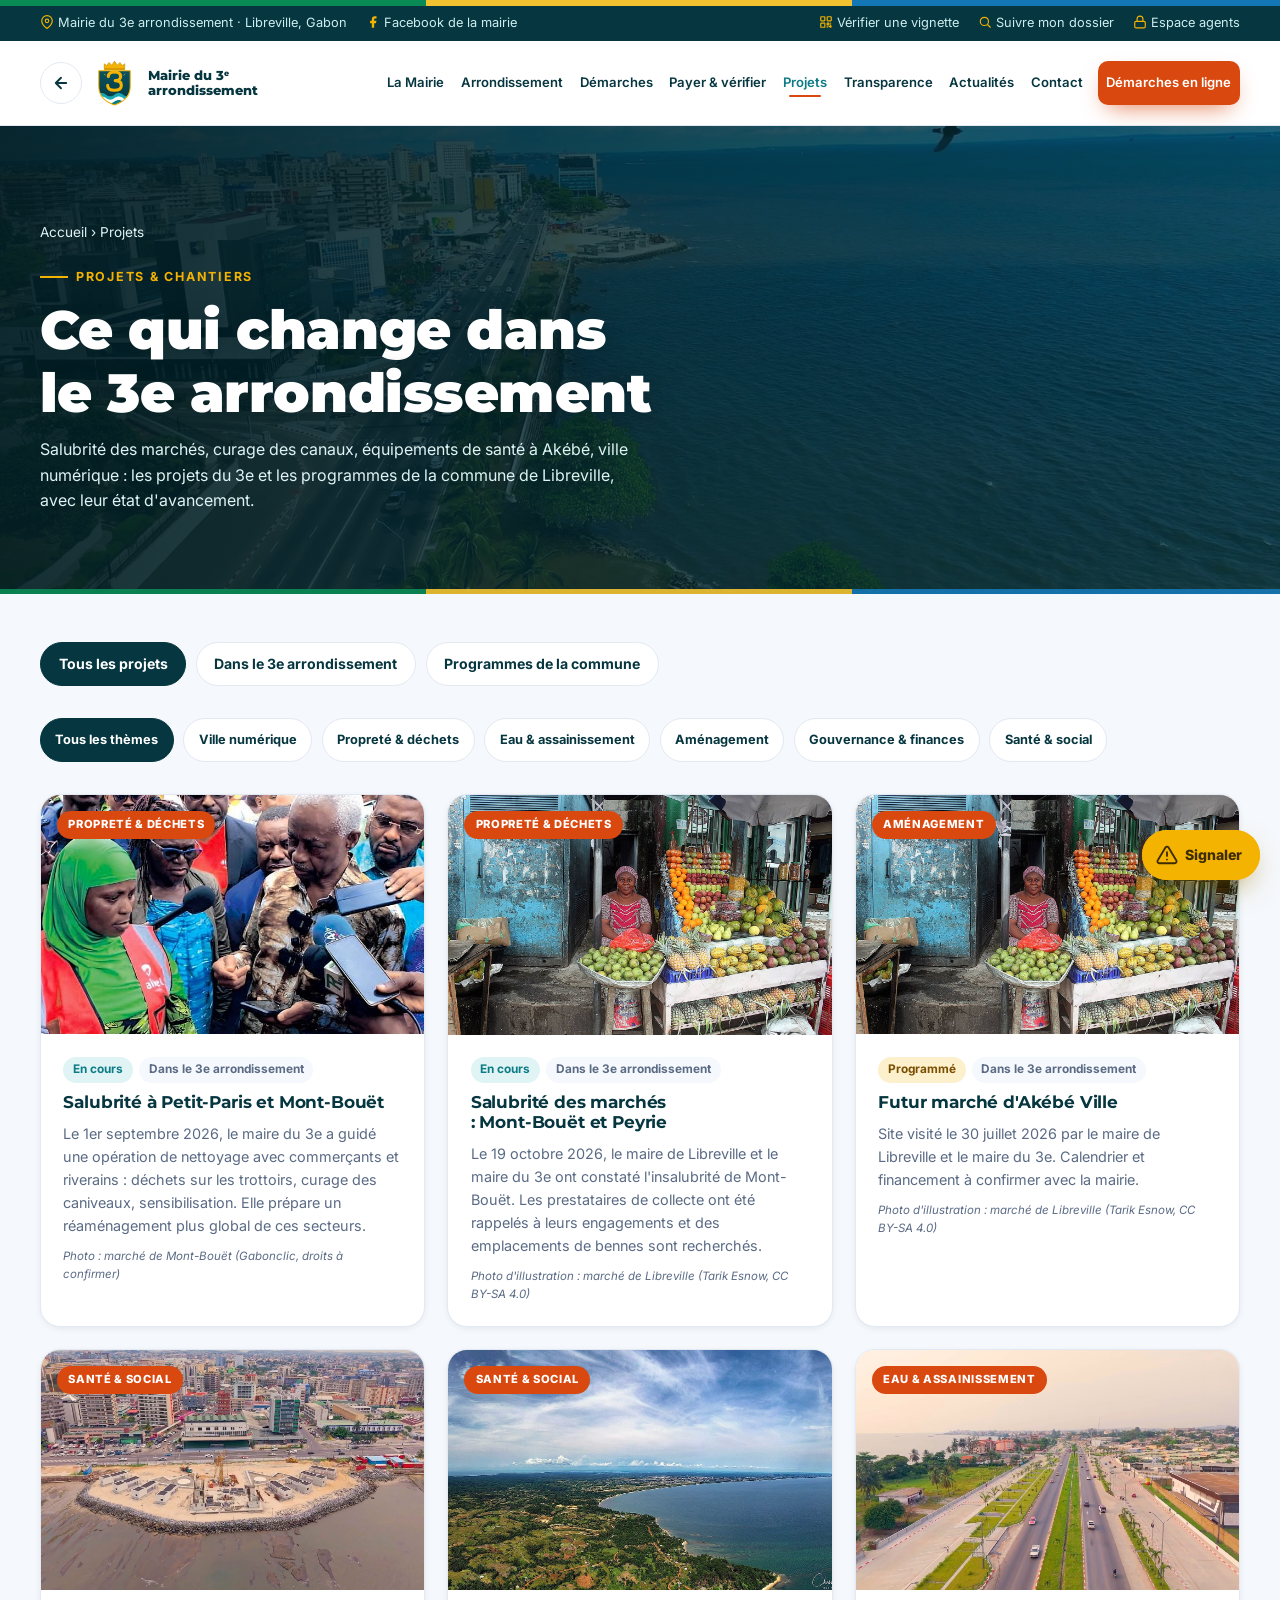
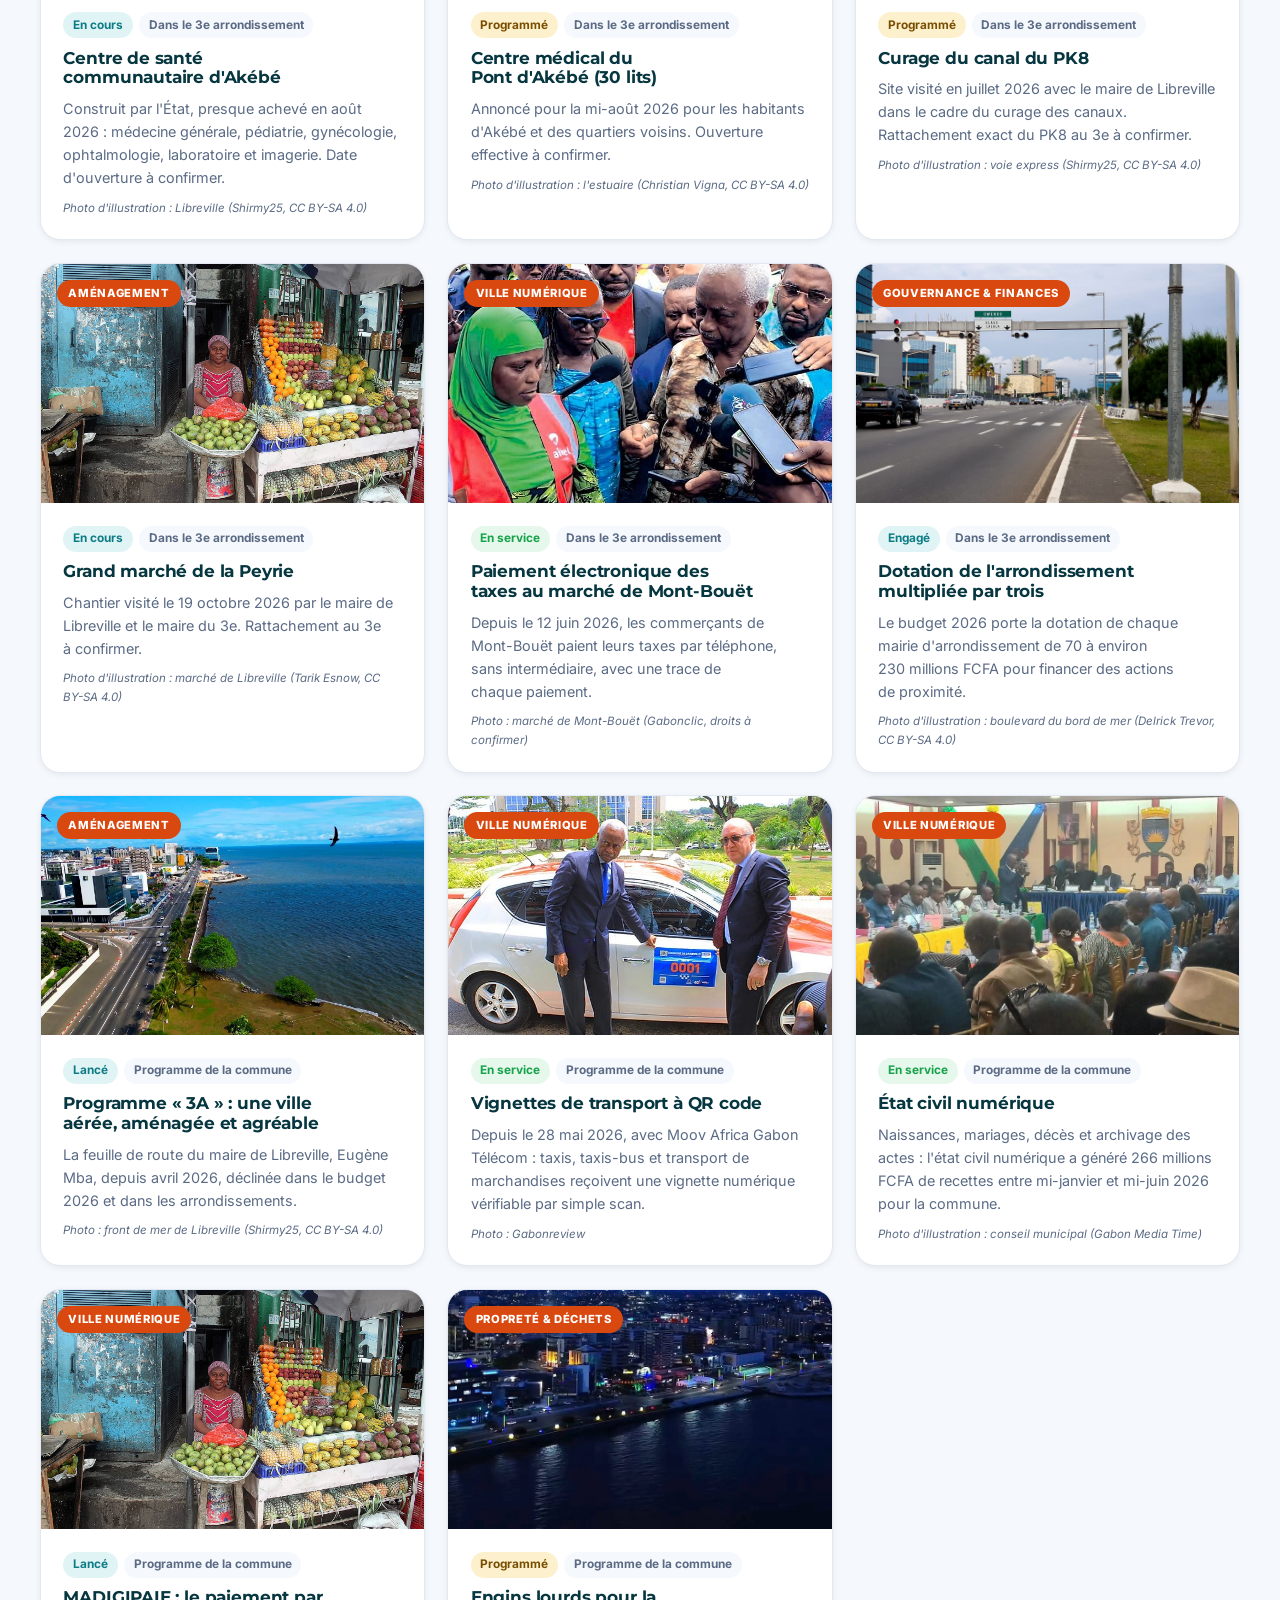
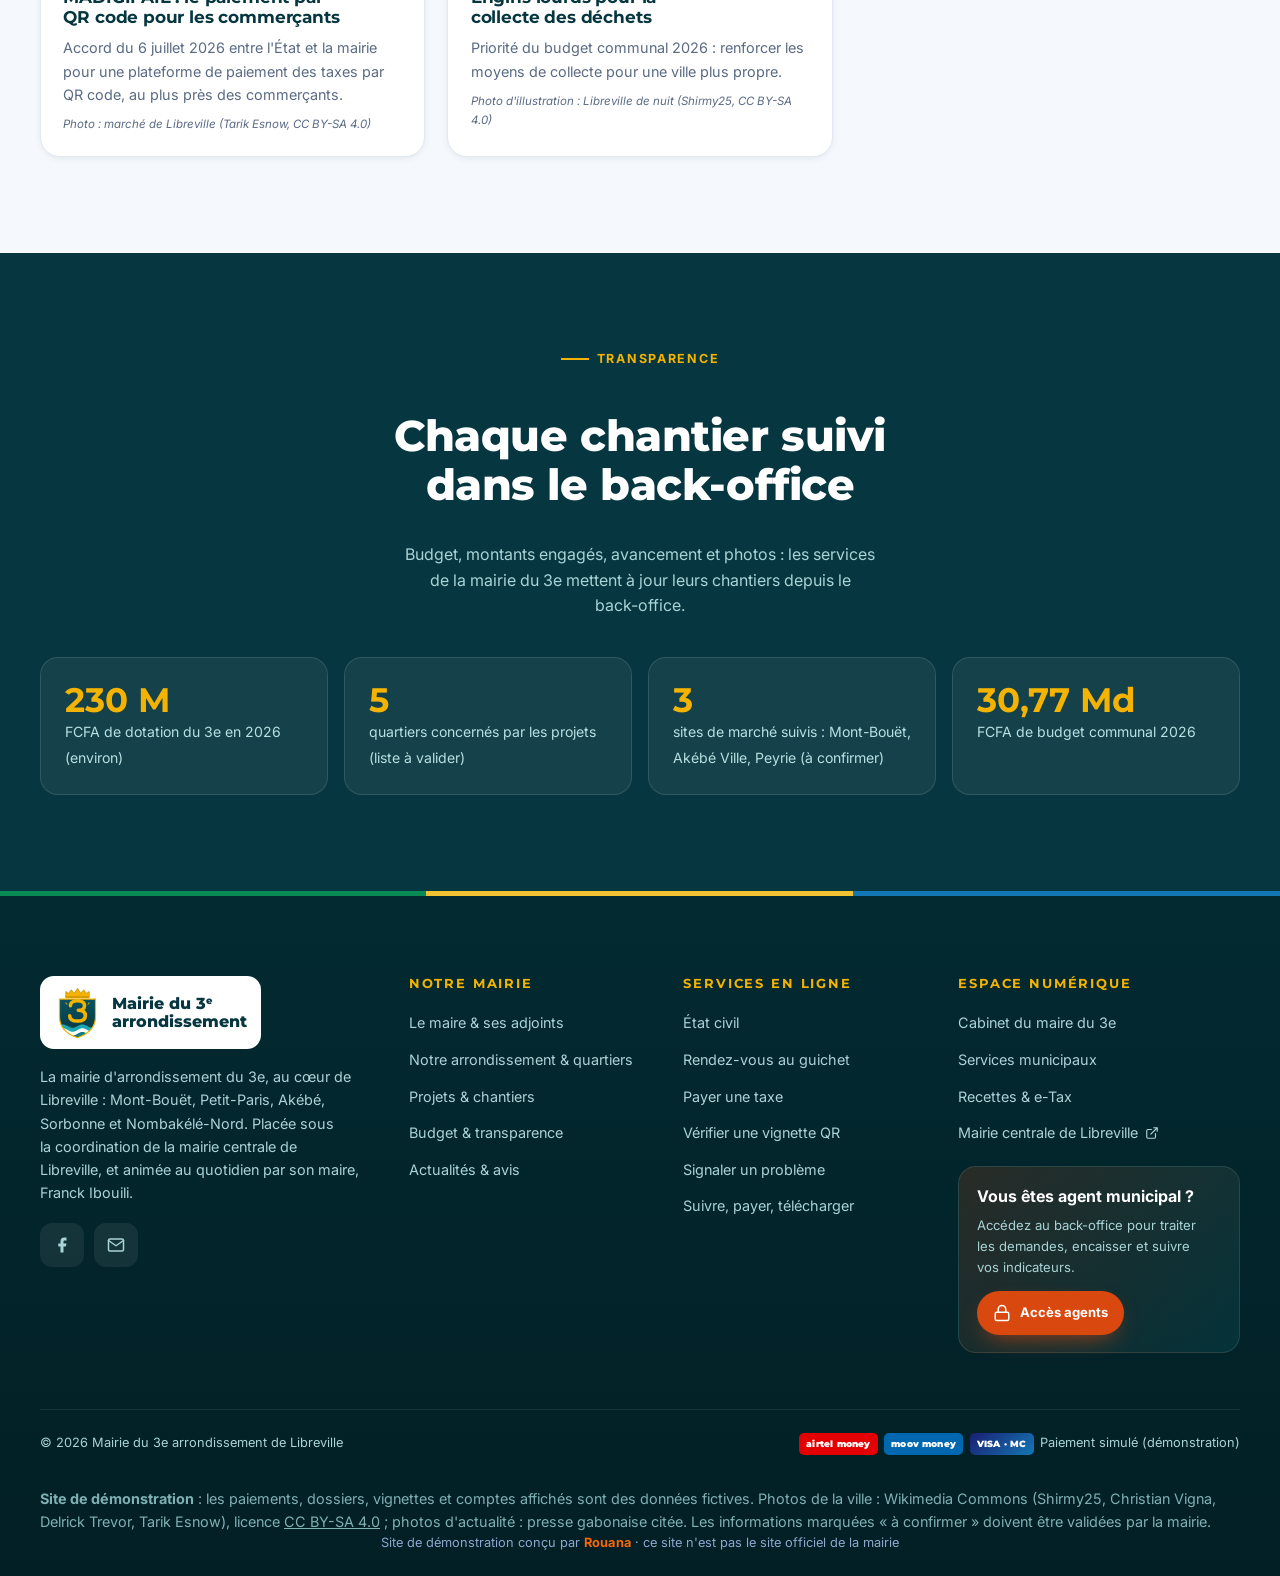
<file: projets.html>
<!doctype html>
<html lang="fr">
<head>
<meta charset="utf-8">
<meta name="viewport" content="width=device-width, initial-scale=1, viewport-fit=cover">
<meta name="color-scheme" content="only light">
<meta name="theme-color" content="#06363f">
<title>Projets & chantiers – Mairie du 3e arrondissement de Libreville</title>
<meta name="description" content="Les projets et chantiers du 3e arrondissement de Libreville : salubrité à Mont-Bouët et Petit-Paris, marchés, centres de santé d'Akébé, curage du PK8, et programmes de la commune.">
<meta property="og:title" content="Projets & chantiers – Mairie du 3e arrondissement de Libreville">
<meta property="og:type" content="website">
<meta property="og:site_name" content="Mairie du 3e arrondissement de Libreville">
<meta name="twitter:card" content="summary_large_image">
<meta property="og:description" content="Les projets et chantiers du 3e arrondissement de Libreville : salubrité à Mont-Bouët et Petit-Paris, marchés, centres de santé d'Akébé, curage du PK8, et programmes de la commune.">
<meta property="og:image" content="assets/img/front-de-mer.jpg">
<link rel="icon" href="assets/img/logo-3e.svg" type="image/svg+xml">
<link rel="manifest" href="manifest.webmanifest">
<link rel="apple-touch-icon" href="assets/img/icon-192.png">
<link rel="preconnect" href="https://fonts.googleapis.com"><link rel="preconnect" href="https://fonts.gstatic.com" crossorigin>
<link href="https://fonts.googleapis.com/css2?family=Inter:wght@400;500;600;700&family=Montserrat:wght@600;700;800;900&display=swap" rel="stylesheet">
<link rel="stylesheet" href="assets/css/style.css">
</head>
<body data-page="projets">
<div class="flagbar"></div>
<div id="site-header"></div>

<section class="page-hero">
  <img class="bg" src="assets/img/front-de-mer.jpg" alt="">
  <div class="wrap">
    <p class="crumbs"><a href="index.html">Accueil</a> › Projets</p>
    <span class="eyebrow">Projets & chantiers</span>
    <h1>Ce qui change dans le 3e arrondissement</h1>
    <p>Salubrité des marchés, curage des canaux, équipements de santé à Akébé, ville numérique : les projets du 3e et les programmes de la commune de Libreville, avec leur état d'avancement.</p>
  </div>
</section>

<section>
  <div class="wrap">
    <div class="tabs" id="proj-arr"></div>
    <div class="tabs tabs-sm" id="proj-tabs"></div>
    <div class="news" id="proj-grid"></div>
  </div>
</section>
<section class="bg-navy">
  <div class="wrap">
    <div class="center"><div class="sec-head"><span class="eyebrow">Transparence</span><h2>Chaque chantier suivi dans le back-office</h2><p>Budget, montants engagés, avancement et photos : les services de la mairie du 3e mettent à jour leurs chantiers depuis le back-office.</p></div></div>
    <div class="budget">
      <div class="bcard rv"><b>230 M</b><span>FCFA de dotation du 3e en 2026 (environ)</span></div>
      <div class="bcard rv d1"><b>5</b><span>quartiers concernés par les projets (liste à valider)</span></div>
      <div class="bcard rv d2"><b>3</b><span>sites de marché suivis : Mont-Bouët, Akébé Ville, Peyrie (à confirmer)</span></div>
      <div class="bcard rv d3"><b>30,77 Md</b><span>FCFA de budget communal 2026</span></div>
    </div>
  </div>
</section>

<div id="site-footer"></div>
<script src="assets/js/data.js"></script>
<script src="assets/js/config.js"></script>
<script src="assets/js/store.js"></script>
<script src="assets/js/main.js"></script>
</body>
</html>
</file>
<file: assets/css/style.css>
/* =========================================================
   Mairie de Libreville · Feuille de style
   ========================================================= */
:root{
  color-scheme:only light;
  --navy:#06363f; --navy-2:#0a5260; --blue:#0e7c86; --sky:#18a7b5; --sky-2:#e0f4f5;
  --orange:#d9480f; --orange-2:#f76707; --gold:#f5b301;
  --ink:#0f1c33; --muted:#5b6b85; --line:#e3e9f2; --bg:#f5f8fc; --card:#fff;
  --ok:#16a34a; --warn:#d97706; --bad:#dc2626;
  --r:18px; --r-sm:12px; --shadow:0 10px 30px -12px rgba(6,54,63,.25); --shadow-lg:0 30px 60px -20px rgba(6,54,63,.35);
  --font-h:"Montserrat",system-ui,sans-serif; --font:"Inter",system-ui,sans-serif;
  --wrap:1200px;
}
*{box-sizing:border-box;margin:0;padding:0}
html{scroll-behavior:smooth}
body{font-family:var(--font);color:var(--ink);background:var(--bg);line-height:1.6;-webkit-font-smoothing:antialiased;overflow-x:hidden}
img{max-width:100%;display:block}
a{color:inherit;text-decoration:none}
button,input,select,textarea{font:inherit;color:inherit}
h1,h2,h3,h4{font-family:var(--font-h);line-height:1.15;letter-spacing:-.01em}
.wrap{width:min(var(--wrap),100% - 32px);margin-inline:auto}
.sr-only{position:absolute;width:1px;height:1px;overflow:hidden;clip:rect(0 0 0 0)}

/* ---------- Boutons ---------- */
.btn{display:inline-flex;align-items:center;gap:.55rem;padding:.85rem 1.4rem;border-radius:999px;font-weight:700;font-size:.92rem;border:2px solid transparent;cursor:pointer;transition:.25s;white-space:nowrap}
.btn svg{width:18px;height:18px}
.btn-orange{background:var(--orange);color:#fff;box-shadow:0 10px 24px -10px rgba(217,72,15,.8)}
.btn-orange:hover{background:var(--orange-2);transform:translateY(-2px)}
.btn-ghost{border-color:rgba(255,255,255,.55);color:#fff}
.btn-ghost:hover{background:#fff;color:var(--navy)}
.btn-navy{background:var(--navy);color:#fff}
.btn-navy:hover{background:var(--blue)}
.btn-line{border-color:var(--line);background:#fff;color:var(--navy)}
.btn-line:hover{border-color:var(--blue);color:var(--blue)}
.btn-sm{padding:.5rem .9rem;font-size:.82rem}

/* ---------- Top bar & header ---------- */
.topbar{background:var(--navy);color:#cdeef0;font-size:.8rem}
.topbar .wrap{display:flex;justify-content:space-between;gap:1rem;padding:.45rem 0;flex-wrap:wrap}
.topbar a:hover{color:#fff}
.topbar .tb-l,.topbar .tb-r{display:flex;gap:1.2rem;align-items:center;flex-wrap:wrap}
.topbar svg{width:14px;height:14px;vertical-align:-2px;margin-right:4px;color:var(--orange-2)}
.header{position:sticky;top:0;z-index:50;background:rgba(255,255,255,.92);backdrop-filter:blur(12px);border-bottom:1px solid var(--line);transition:.3s}
.header.scrolled{box-shadow:0 8px 30px -18px rgba(6,54,63,.4)}
.header .wrap{display:flex;align-items:center;justify-content:space-between;gap:1rem;height:84px;transition:height .3s}
.header.scrolled .wrap{height:68px}
.brand{display:flex;align-items:center;gap:.8rem}
.brand img{height:58px;width:auto;transition:.3s}
.header.scrolled .brand img{height:48px}
.brand b{display:block;font-family:var(--font-h);font-weight:800;color:var(--navy);font-size:1rem;line-height:1.1}
.brand small{display:block;font-size:.7rem;color:var(--muted);letter-spacing:.04em;text-transform:uppercase}
.nav{display:flex;align-items:center;gap:.2rem}
.nav a{padding:.55rem .8rem;border-radius:10px;font-weight:600;font-size:.9rem;color:var(--navy);position:relative}
.nav a:hover{color:var(--blue);background:var(--sky-2)}
.nav a.active{color:var(--blue)}
.nav a.active::after{content:"";position:absolute;left:.8rem;right:.8rem;bottom:.25rem;height:2px;background:var(--orange);border-radius:2px}
.nav .btn{margin-left:.6rem}
.burger{display:none;background:none;border:0;width:44px;height:44px;cursor:pointer;border-radius:10px}
.burger span{display:block;width:24px;height:2px;background:var(--navy);margin:5px auto;transition:.3s}
@media (max-width:1020px){
  .burger{display:block}
  .nav{position:fixed;inset:68px 0 auto 0;background:#fff;flex-direction:column;align-items:stretch;padding:1rem;gap:.2rem;box-shadow:var(--shadow-lg);transform:translateY(-12px);opacity:0;visibility:hidden;pointer-events:none;transition:.3s;max-height:calc(100vh - 68px);overflow:auto}
  .header .wrap{height:68px}
  .nav.open{transform:none;opacity:1;visibility:visible;pointer-events:auto}
  .nav a{padding:.9rem 1rem}
  .nav .btn{margin:.5rem 0 0;justify-content:center}
  .topbar .tb-r{display:none}
  .brand small{display:none}
}
@media (max-width:640px){.topbar{display:none}.hero-dots{display:none!important}.hero .wrap{padding:4rem 0 8rem!important}
}

/* ---------- Hero ---------- */
.hero{position:relative;min-height:88vh;display:grid;align-items:center;color:#fff;overflow:hidden;isolation:isolate}
.hero-slides,.hero-slides figure{position:absolute;inset:0;z-index:-2}
.hero-slides figure{opacity:0;transition:opacity 1.4s ease}
.hero-slides figure.on{opacity:1}
.hero-slides img{width:100%;height:100%;object-fit:cover;transform:scale(1.08)}
.hero-slides figure.on img{animation:kenburns 9s ease-out forwards}
@keyframes kenburns{from{transform:scale(1.12)}to{transform:scale(1)}}
.hero::before{content:"";position:absolute;inset:0;z-index:-1;background:linear-gradient(100deg,rgba(3,30,36,.95) 0%,rgba(6,54,63,.78) 42%,rgba(6,54,63,.15) 100%)}
.hero .wrap{padding:6rem 0 9rem}
.eyebrow{display:inline-flex;align-items:center;gap:.5rem;font-weight:700;font-size:.78rem;letter-spacing:.14em;text-transform:uppercase;color:var(--orange-2)}
.eyebrow::before{content:"";width:28px;height:2px;background:currentColor}
.hero h1{font-size:clamp(2.3rem,5.4vw,4.3rem);font-weight:900;max-width:14ch;margin:1rem 0 1.2rem}
.hero h1 em{font-style:normal;background:linear-gradient(90deg,var(--orange-2),var(--gold));-webkit-background-clip:text;background-clip:text;color:transparent}
.hero p.lead{font-size:1.12rem;max-width:52ch;color:#dff3f4}
.hero .cta{display:flex;gap:.8rem;margin-top:2rem;flex-wrap:wrap}
.hero-dots{position:absolute;right:32px;bottom:150px;display:flex;flex-direction:column;gap:10px}
.hero-dots button{width:10px;height:10px;border-radius:50%;border:2px solid #fff;background:transparent;cursor:pointer;transition:.3s}
.hero-dots button.on{background:var(--orange);border-color:var(--orange);height:28px;border-radius:6px}
.wave{position:absolute;left:0;right:0;bottom:-1px;width:100%;height:110px;z-index:0}
.wave path{animation:wave 10s ease-in-out infinite alternate}
.wave path:nth-child(2){animation-duration:14s;animation-direction:alternate-reverse}
@keyframes wave{to{transform:translateX(-60px)}}

.stats{position:relative;z-index:3;margin-top:-80px}
.stats .grid{display:grid;grid-template-columns:repeat(4,1fr);background:var(--navy);color:#fff;border-radius:var(--r);box-shadow:var(--shadow-lg);overflow:hidden}
.stat{padding:1.8rem 1.4rem;display:flex;gap:1rem;align-items:center;border-right:1px solid rgba(255,255,255,.1)}
.stat:last-child{border:0}
.stat .ic{width:52px;height:52px;border-radius:14px;display:grid;place-items:center;background:rgba(217,72,15,.15);color:var(--orange-2);flex:none}
.stat .ic svg{width:26px;height:26px}
.stat b{font-family:var(--font-h);font-size:2rem;font-weight:800;display:block;line-height:1}
.stat span{font-size:.82rem;color:#a9d3d6}
@media (max-width:860px){.stats .grid{grid-template-columns:1fr 1fr}.stat:nth-child(2){border-right:0}.stat{border-bottom:1px solid rgba(255,255,255,.1)}}
@media (max-width:480px){.stats .grid{grid-template-columns:1fr}.stat{border-right:0}}

/* ---------- Sections ---------- */
section{padding:6rem 0}
.sec-head{display:flex;justify-content:space-between;align-items:end;gap:2rem;margin-bottom:3rem;flex-wrap:wrap}
.sec-head h2{font-size:clamp(1.8rem,3.4vw,2.7rem);color:var(--navy);font-weight:800;max-width:22ch;margin-top:.6rem}
.sec-head p{max-width:48ch;color:var(--muted)}
.center{text-align:center}
.center .sec-head{justify-content:center;text-align:center;flex-direction:column;align-items:center}
.bg-white{background:#fff}
.bg-navy{background:var(--navy);color:#fff}
.bg-navy .sec-head h2{color:#fff}
.bg-navy .sec-head p{color:#a9d3d6}

/* Page hero (pages internes) */
.page-hero{position:relative;color:#fff;padding:7rem 0 6rem;overflow:hidden;isolation:isolate}
.page-hero img.bg{position:absolute;inset:0;width:100%;height:100%;object-fit:cover;z-index:-2}
.page-hero::before{content:"";position:absolute;inset:0;z-index:-1;background:linear-gradient(100deg,rgba(3,30,36,.95),rgba(6,54,63,.65))}
.page-hero h1{font-size:clamp(2rem,4.5vw,3.4rem);font-weight:900;margin:.8rem 0}
.page-hero p{max-width:60ch;color:#dff3f4}
.crumbs{font-size:.85rem;color:#a9d3d6}
.crumbs a:hover{color:#fff}

/* ---------- Cartes formations ---------- */
.tabs{display:flex;gap:.5rem;flex-wrap:wrap;margin-bottom:2rem}
.tab{padding:.6rem 1.1rem;border-radius:999px;border:1.5px solid var(--line);background:#fff;font-weight:700;font-size:.88rem;cursor:pointer;color:var(--navy);transition:.2s}
.tab:hover{border-color:var(--blue)}
.tab.on{background:var(--navy);border-color:var(--navy);color:#fff}
.tab .n{display:inline-grid;place-items:center;min-width:22px;height:22px;border-radius:99px;background:var(--sky-2);color:var(--blue);font-size:.72rem;margin-left:.35rem;padding:0 6px}
.tab.on .n{background:var(--orange);color:#fff}
.cards{display:grid;grid-template-columns:repeat(auto-fill,minmax(260px,1fr));gap:1.3rem}
.fcard{background:#fff;border:1px solid var(--line);border-radius:var(--r);padding:1.6rem;position:relative;transition:.3s;display:flex;flex-direction:column;gap:.7rem;overflow:hidden}
.fcard::after{content:"";position:absolute;left:0;top:0;height:4px;width:0;background:linear-gradient(90deg,var(--orange),var(--gold));transition:.4s}
.fcard:hover{transform:translateY(-6px);box-shadow:var(--shadow);border-color:transparent}
.fcard:hover::after{width:100%}
.fcard .ic{width:54px;height:54px;border-radius:14px;background:var(--navy);color:#fff;display:grid;place-items:center;transition:.3s}
.fcard:hover .ic{background:var(--orange);transform:rotate(-6deg)}
.fcard .ic svg{width:26px;height:26px}
.fcard h3{font-size:1.05rem;color:var(--navy)}
.fcard p{font-size:.9rem;color:var(--muted);flex:1}
.fcard .tag{position:absolute;top:1.3rem;right:1.3rem;font-size:.7rem;font-weight:800;letter-spacing:.06em;text-transform:uppercase;padding:.25rem .6rem;border-radius:99px;background:var(--sky-2);color:var(--blue)}
.fcard .tag.m{background:#fde8de;color:var(--orange)}
.fcard .tag.c{background:#fdf4dc;color:#a36d05}
.fcard .more{font-weight:700;color:var(--blue);font-size:.88rem;display:inline-flex;gap:.3rem;align-items:center;cursor:pointer;background:none;border:0;padding:0}
.fcard .more:hover{gap:.6rem}

/* ---------- Split / feature ---------- */
.split{display:grid;grid-template-columns:1.05fr 1fr;gap:4rem;align-items:center}
@media (max-width:900px){.split{grid-template-columns:1fr;gap:2.5rem}}
.mosaic{display:grid;grid-template-columns:1fr 1fr;grid-template-rows:220px 220px;gap:1rem;position:relative}
.mosaic img{width:100%;height:100%;object-fit:cover;border-radius:var(--r);box-shadow:var(--shadow)}
.mosaic img:first-child{grid-row:span 2}
.mosaic .badge{position:absolute;left:-18px;bottom:28px;background:var(--orange);color:#fff;border-radius:var(--r);padding:1rem 1.3rem;box-shadow:var(--shadow-lg);font-family:var(--font-h)}
.mosaic .badge b{font-size:2rem;display:block;line-height:1}
.mosaic .badge span{font-size:.8rem}
@media (max-width:560px){.mosaic{grid-template-rows:170px 170px}.mosaic .badge{left:8px}}
.checks{list-style:none;display:grid;gap:.9rem;margin:1.6rem 0 2rem}
.checks li{display:flex;gap:.8rem;align-items:flex-start}
.checks li::before{content:"";flex:none;width:24px;height:24px;border-radius:50%;background:var(--orange) url("data:image/svg+xml,%3Csvg xmlns='http://www.w3.org/2000/svg' viewBox='0 0 24 24' fill='none' stroke='white' stroke-width='3'%3E%3Cpath d='M5 12l5 5 9-10'/%3E%3C/svg%3E") center/14px no-repeat;margin-top:2px}
.lead-p{color:var(--muted);font-size:1.05rem}

/* ---------- Valeurs / pillars ---------- */
.pillars{display:grid;grid-template-columns:repeat(4,1fr);gap:1.2rem}
@media (max-width:900px){.pillars{grid-template-columns:1fr 1fr}}
@media (max-width:520px){.pillars{grid-template-columns:1fr}}
.pillar{padding:2rem 1.6rem;border-radius:var(--r);background:rgba(255,255,255,.06);border:1px solid rgba(255,255,255,.1);transition:.3s}
.pillar:hover{background:rgba(255,255,255,.1);transform:translateY(-4px)}
.pillar .num{font-family:var(--font-h);font-weight:900;font-size:2.4rem;color:var(--orange-2);opacity:.9}
.pillar h3{margin:.6rem 0 .5rem;font-size:1.1rem}
.pillar p{color:#a9d3d6;font-size:.92rem}

/* ---------- Galerie ---------- */
.filters{display:flex;gap:.5rem;flex-wrap:wrap;justify-content:center;margin-bottom:2rem}
.gallery{columns:3 280px;column-gap:1rem}
.gallery figure{break-inside:avoid;margin-bottom:1rem;position:relative;border-radius:var(--r);overflow:hidden;cursor:zoom-in;box-shadow:var(--shadow)}
.gallery img{width:100%;transition:transform .6s}
.gallery figure:hover img{transform:scale(1.06)}
.gallery figcaption{position:absolute;inset:auto 0 0 0;padding:2.5rem 1rem .9rem;color:#fff;font-weight:600;font-size:.9rem;background:linear-gradient(transparent,rgba(3,30,36,.9));transform:translateY(40%);opacity:0;transition:.35s}
.gallery figure:hover figcaption{transform:none;opacity:1}
.gallery figcaption small{display:block;color:var(--orange-2);font-size:.72rem;text-transform:uppercase;letter-spacing:.1em}
.gallery figure.hide{display:none}
.lightbox{position:fixed;inset:0;background:rgba(5,15,35,.94);z-index:200;display:none;align-items:center;justify-content:center;padding:2rem}
.lightbox.on{display:flex}
.lightbox img{max-height:84vh;max-width:92vw;border-radius:12px;box-shadow:0 20px 60px rgba(0,0,0,.6)}
.lightbox p{position:absolute;bottom:1.2rem;left:0;right:0;text-align:center;color:#fff;font-weight:600}
.lightbox button{position:absolute;background:rgba(255,255,255,.12);border:0;color:#fff;width:48px;height:48px;border-radius:50%;cursor:pointer;font-size:1.4rem}
.lightbox button:hover{background:var(--orange)}
.lb-x{top:1.2rem;right:1.2rem}.lb-p{left:1.2rem;top:50%}.lb-n{right:1.2rem;top:50%}

/* ---------- Actualités ---------- */
.news{display:grid;grid-template-columns:repeat(3,1fr);gap:1.4rem}
@media (max-width:900px){.news{grid-template-columns:1fr 1fr}}
@media (max-width:600px){.news{grid-template-columns:1fr}}
.ncard{background:#fff;border-radius:var(--r);overflow:hidden;border:1px solid var(--line);transition:.3s;display:flex;flex-direction:column}
.ncard:hover{box-shadow:var(--shadow);transform:translateY(-5px)}
.ncard .ph{aspect-ratio:16/10;overflow:hidden;position:relative}
.ncard .ph img{width:100%;height:100%;object-fit:cover;transition:.6s}
.ncard:hover .ph img{transform:scale(1.07)}
.ncard .cat{position:absolute;top:1rem;left:1rem;background:var(--orange);color:#fff;font-size:.7rem;font-weight:800;padding:.3rem .7rem;border-radius:99px;text-transform:uppercase;letter-spacing:.06em}
.ncard .bd{padding:1.4rem;display:flex;flex-direction:column;gap:.6rem;flex:1}
.ncard h3{font-size:1.08rem;color:var(--navy)}
.ncard p{font-size:.9rem;color:var(--muted)}

/* ---------- Témoignages ---------- */
.testi{position:relative;max-width:820px;margin:auto;text-align:center}
.testi blockquote{font-family:var(--font-h);font-size:clamp(1.15rem,2.2vw,1.5rem);font-weight:600;line-height:1.5;color:#fff;min-height:7.5em;transition:opacity .4s}
.testi cite{display:block;margin-top:1.2rem;font-style:normal;color:var(--orange-2);font-weight:700}
.testi cite span{display:block;color:#a9d3d6;font-weight:500;font-size:.88rem}
.testi .dots{display:flex;gap:8px;justify-content:center;margin-top:1.6rem}
.testi .dots button{width:10px;height:10px;border-radius:99px;border:0;background:rgba(255,255,255,.3);cursor:pointer;transition:.3s}
.testi .dots button.on{width:30px;background:var(--orange)}

/* ---------- Partenaires marquee ---------- */
.marquee{overflow:hidden;mask-image:linear-gradient(90deg,transparent,#000 10%,#000 90%,transparent)}
.marquee .track{display:flex;gap:1rem;width:max-content;animation:marq 38s linear infinite}
.marquee:hover .track{animation-play-state:paused}
@keyframes marq{to{transform:translateX(-50%)}}
.partner{display:flex;align-items:center;gap:.8rem;padding:1rem 1.4rem;background:#fff;border:1px solid var(--line);border-radius:14px;min-width:250px}
.partner .pl{width:44px;height:44px;border-radius:12px;display:grid;place-items:center;font-family:var(--font-h);font-weight:900;color:#fff;font-size:.8rem;flex:none}
.partner b{display:block;color:var(--navy);font-size:.9rem;line-height:1.2}
.partner small{color:var(--muted);font-size:.75rem}

/* ---------- CTA band ---------- */
.band{background:linear-gradient(110deg,var(--navy) 0%,var(--navy-2) 55%,var(--blue) 100%);border-radius:24px;padding:3rem;color:#fff;display:flex;justify-content:space-between;align-items:center;gap:2rem;position:relative;overflow:hidden;flex-wrap:wrap}
.band::after{content:"";position:absolute;right:-80px;top:-80px;width:280px;height:280px;border-radius:50%;border:40px solid rgba(217,72,15,.18)}
.band h2{font-size:clamp(1.5rem,3vw,2.2rem);max-width:24ch}
.band p{color:#cdeef0;margin-top:.5rem}
.band > *{position:relative;z-index:1}

/* ---------- Formulaires ---------- */
.form{display:grid;gap:1rem}
.form .row{display:grid;grid-template-columns:1fr 1fr;gap:1rem}
@media (max-width:620px){.form .row{grid-template-columns:1fr}}
.field label{display:block;font-weight:600;font-size:.85rem;margin-bottom:.35rem;color:var(--navy)}
.field input,.field select,.field textarea{width:100%;padding:.8rem 1rem;border:1.5px solid var(--line);border-radius:var(--r-sm);background:#fff;transition:.2s;outline:none}
.field input:focus,.field select:focus,.field textarea:focus{border-color:var(--blue);box-shadow:0 0 0 4px rgba(14,124,134,.12)}
.field textarea{min-height:130px;resize:vertical}
.panel{background:#fff;border:1px solid var(--line);border-radius:var(--r);padding:2rem;box-shadow:var(--shadow)}
.steps{display:flex;gap:.5rem;margin-bottom:1.5rem}
.steps span{flex:1;height:6px;border-radius:99px;background:var(--line);transition:.4s}
.steps span.on{background:linear-gradient(90deg,var(--orange),var(--gold))}
.fstep{display:none;animation:fade .4s}
.fstep.on{display:grid;gap:1rem}
@keyframes fade{from{opacity:0;transform:translateY(8px)}to{opacity:1;transform:none}}

/* ---------- Contact ---------- */
.cinfo{display:grid;gap:1rem}
.citem{display:flex;gap:1rem;padding:1.2rem;background:#fff;border-radius:var(--r);border:1px solid var(--line);transition:.25s}
.citem:hover{border-color:var(--blue);transform:translateX(4px)}
.citem .ic{width:48px;height:48px;border-radius:12px;background:var(--sky-2);color:var(--blue);display:grid;place-items:center;flex:none}
.citem .ic svg{width:22px;height:22px}
.citem b{display:block;color:var(--navy)}
.citem span{color:var(--muted);font-size:.9rem}
.map{border:0;width:100%;height:380px;border-radius:var(--r);box-shadow:var(--shadow);margin-top:3rem}

/* ---------- FAQ ---------- */
.faq details{background:#fff;border:1px solid var(--line);border-radius:var(--r-sm);margin-bottom:.8rem;overflow:hidden}
.faq summary{padding:1.1rem 1.3rem;font-weight:700;color:var(--navy);cursor:pointer;list-style:none;display:flex;justify-content:space-between;gap:1rem}
.faq summary::after{content:"+";font-size:1.4rem;color:var(--orange);transition:.3s;line-height:1}
.faq details[open] summary::after{transform:rotate(45deg)}
.faq details p{padding:0 1.3rem 1.2rem;color:var(--muted)}

/* ---------- Timeline ---------- */
.timeline{position:relative;padding-left:2rem;border-left:2px dashed var(--line);display:grid;gap:2rem}
.tl{position:relative}
.tl::before{content:"";position:absolute;left:calc(-2rem - 9px);top:4px;width:16px;height:16px;border-radius:50%;background:var(--orange);box-shadow:0 0 0 5px #fde8de}
.tl b{font-family:var(--font-h);color:var(--blue)}
.tl h4{color:var(--navy);margin:.2rem 0}
.tl p{color:var(--muted);font-size:.93rem}

/* ---------- Footer ---------- */
.footer{background:#032a31;color:#a9d3d6;padding:5rem 0 0;position:relative}
.footer .grid{display:grid;grid-template-columns:1.4fr 1fr 1fr 1.2fr;gap:2.5rem}
@media (max-width:900px){.footer .grid{grid-template-columns:1fr 1fr}}
@media (max-width:560px){.footer .grid{grid-template-columns:1fr}}
.footer h4{color:#fff;font-size:1rem;margin-bottom:1.1rem}
.footer ul{list-style:none;display:grid;gap:.55rem;font-size:.9rem}
.footer a:hover{color:var(--orange-2)}
.footer .logo-w{background:#fff;border-radius:14px;padding:.6rem .9rem;display:inline-block;margin-bottom:1rem}
.footer .logo-w img{height:64px}
.footer p{font-size:.9rem}
.socials{display:flex;gap:.6rem;margin-top:1.2rem}
.socials a{width:40px;height:40px;border-radius:12px;display:grid;place-items:center;background:rgba(255,255,255,.07);transition:.25s}
.socials a:hover{background:var(--orange);color:#fff}
.socials svg{width:18px;height:18px}
.staff-box{margin-top:1.2rem;padding:1.1rem;border-radius:14px;background:linear-gradient(135deg,rgba(217,72,15,.18),rgba(14,124,134,.18));border:1px solid rgba(255,255,255,.1)}
.staff-box b{color:#fff;display:block;margin-bottom:.3rem}
.staff-box p{font-size:.82rem;margin-bottom:.8rem}
.foot-credit{text-align:center;font-size:.8rem;padding:0 0 1.4rem;color:#8fa6cc}
.foot-credit b{color:var(--orange-2);font-weight:700;letter-spacing:.02em}
.foot-bottom{border-top:1px solid rgba(255,255,255,.08);margin-top:3.5rem;padding:1.4rem 0;display:flex;justify-content:space-between;gap:1rem;font-size:.8rem;flex-wrap:wrap}

/* ---------- Flottants ---------- */
.wa{position:fixed;right:20px;bottom:20px;z-index:90;width:58px;height:58px;border-radius:50%;background:#25d366;color:#fff;display:grid;place-items:center;box-shadow:0 12px 30px -8px rgba(37,211,102,.7);transition:.3s}
.wa:hover{transform:scale(1.08)}
.wa svg{width:30px;height:30px}
.wa::before{content:"";position:absolute;inset:0;border-radius:50%;border:2px solid #25d366;animation:ping 2s infinite}
@keyframes ping{to{transform:scale(1.6);opacity:0}}
.totop{position:fixed;right:28px;bottom:92px;z-index:90;width:42px;height:42px;border-radius:12px;border:0;background:var(--navy);color:#fff;cursor:pointer;opacity:0;pointer-events:none;transition:.3s}
.totop.on{opacity:1;pointer-events:auto}
.progress{position:fixed;top:0;left:0;height:3px;background:linear-gradient(90deg,var(--orange),var(--gold));z-index:100;width:0}

/* ---------- Toast & modal ---------- */
.toast{position:fixed;left:50%;bottom:28px;transform:translate(-50%,140%);background:var(--navy);color:#fff;padding:.9rem 1.3rem;border-radius:14px;box-shadow:var(--shadow-lg);z-index:300;transition:.35s;font-weight:600;display:flex;gap:.6rem;align-items:center;max-width:calc(100vw - 32px)}
.toast.on{transform:translate(-50%,0)}
.toast.ok{background:var(--ok)}.toast.err{background:var(--bad)}
.modal{position:fixed;inset:0;background:rgba(5,15,35,.6);backdrop-filter:blur(4px);z-index:250;display:none;align-items:center;justify-content:center;padding:1rem}
.modal.on{display:flex}
.modal .box{background:#fff;border-radius:22px;max-width:640px;width:100%;max-height:90vh;overflow:auto;box-shadow:var(--shadow-lg);animation:fade .3s}
.modal .box .mh{padding:1.5rem 1.8rem;border-bottom:1px solid var(--line);display:flex;justify-content:space-between;gap:1rem;align-items:start}
.modal .box .mb{padding:1.5rem 1.8rem}
.modal .x{background:var(--bg);border:0;width:36px;height:36px;border-radius:10px;cursor:pointer;font-size:1.2rem;flex:none}

/* ---------- Reveal ---------- */
.rv{opacity:0;transform:translateY(28px);transition:opacity .8s ease,transform .8s ease}
.rv.in{opacity:1;transform:none}
.rv.d1{transition-delay:.1s}.rv.d2{transition-delay:.2s}.rv.d3{transition-delay:.3s}
@media (prefers-reduced-motion:reduce){*{animation:none!important;transition:none!important}.rv{opacity:1;transform:none}}

/* =========================================================
   ESPACE NUMÉRIQUE (back-office des agents)
   ========================================================= */
.auth{min-height:calc(100vh - 120px);display:grid;grid-template-columns:1fr 1fr}
@media (max-width:900px){.auth{grid-template-columns:1fr}.auth .side{display:none}}
.auth .side{position:relative;color:#fff;padding:4rem;display:flex;flex-direction:column;justify-content:end;overflow:hidden;isolation:isolate}
.auth .side img{position:absolute;inset:0;width:100%;height:100%;object-fit:cover;z-index:-2}
.auth .side::before{content:"";position:absolute;inset:0;z-index:-1;background:linear-gradient(180deg,rgba(6,54,63,.2),rgba(3,30,36,.95))}
.auth .side h2{font-size:2.2rem;max-width:18ch}
.auth .side p{color:#cdeef0;margin-top:.8rem;max-width:44ch}
.auth .main{display:grid;place-items:center;padding:3rem 1rem;background:#fff}
.auth .box{width:min(440px,100%)}
.auth h1{color:var(--navy);font-size:1.9rem;margin-bottom:.4rem}
.role-sw{display:grid;grid-template-columns:repeat(3,1fr);background:var(--bg);border-radius:14px;padding:5px;margin:1.6rem 0}
.role-sw button{border:0;background:none;padding:.7rem;border-radius:10px;font-weight:700;cursor:pointer;color:var(--muted);font-size:.86rem}
.role-sw button.on{background:#fff;color:var(--navy);box-shadow:0 4px 12px -6px rgba(6,54,63,.3)}
.demo{margin-top:1.4rem;padding:1rem;border-radius:12px;background:#fff8ef;border:1px dashed #f5c089;font-size:.84rem;color:#7a4a12}
.demo code{background:#fff;padding:.1rem .4rem;border-radius:6px;font-size:.82rem;cursor:pointer}

.app{display:grid;grid-template-columns:260px 1fr;min-height:100vh;background:var(--bg)}
@media (max-width:900px){.app{grid-template-columns:1fr}}
.sidebar{background:var(--navy);color:#a9d3d6;padding:1.4rem 1rem;display:flex;flex-direction:column;gap:.3rem;position:sticky;top:0;height:100vh}
@media (max-width:900px){.sidebar{position:fixed;inset:0 auto 0 0;width:270px;z-index:120;transform:translateX(-100%);transition:.3s}.sidebar.open{transform:none;box-shadow:0 0 0 100vmax rgba(5,15,35,.45)}}
.sidebar .sb-brand{display:flex;align-items:center;gap:.7rem;padding:.4rem .6rem 1.4rem;border-bottom:1px solid rgba(255,255,255,.08);margin-bottom:.8rem}
.sidebar .sb-brand img{height:44px;background:#fff;border-radius:10px;padding:4px}
.sidebar .sb-brand b{color:#fff;font-family:var(--font-h);display:block;line-height:1.1}
.sidebar .sb-brand small{font-size:.72rem;color:var(--orange-2);text-transform:uppercase;letter-spacing:.08em}
.sidebar a,.sidebar button.lnk{display:flex;align-items:center;gap:.8rem;padding:.75rem .9rem;border-radius:12px;font-weight:600;font-size:.9rem;transition:.2s;background:none;border:0;cursor:pointer;color:inherit;text-align:left;width:100%}
.sidebar a svg,.sidebar button.lnk svg{width:20px;height:20px;flex:none}
.sidebar a:hover,.sidebar button.lnk:hover{background:rgba(255,255,255,.07);color:#fff}
.sidebar a.on{background:var(--orange);color:#fff;box-shadow:0 10px 20px -10px rgba(217,72,15,.9)}
.sidebar .pill{margin-left:auto;background:var(--orange);color:#fff;border-radius:99px;font-size:.7rem;padding:.1rem .5rem}
.sidebar a.on .pill{background:#fff;color:var(--orange)}
.sidebar .sb-foot{margin-top:auto;border-top:1px solid rgba(255,255,255,.08);padding-top:.8rem}
.app-main{padding:1.6rem 2rem 3rem;min-width:0}
@media (max-width:600px){.app-main{padding:1rem}}
.app-top{display:flex;justify-content:space-between;align-items:center;gap:1rem;margin-bottom:1.6rem;flex-wrap:wrap}
.app-top h1{font-size:1.6rem;color:var(--navy)}
.app-top p{color:var(--muted);font-size:.9rem}
.who{display:flex;align-items:center;gap:.7rem;background:#fff;border:1px solid var(--line);padding:.4rem .9rem .4rem .4rem;border-radius:99px}
.av{width:38px;height:38px;border-radius:50%;display:grid;place-items:center;color:#fff;font-weight:800;font-size:.85rem;background:linear-gradient(135deg,var(--blue),var(--navy));flex:none}
.who b{display:block;font-size:.88rem;color:var(--navy);line-height:1.1}
.who small{font-size:.74rem;color:var(--muted)}
.top-actions{display:flex;align-items:center;gap:.5rem}
.tbtn{display:inline-flex;align-items:center;gap:.4rem;height:46px;padding:0 1rem;border-radius:99px;border:1px solid var(--line);background:#fff;color:var(--navy);font-weight:700;font-size:.86rem;cursor:pointer;transition:.2s}
.tbtn svg{width:18px;height:18px}
.tbtn:hover{border-color:var(--blue);color:var(--blue)}
.tbtn.out{background:var(--orange);border-color:var(--orange);color:#fff;box-shadow:0 8px 18px -10px rgba(217,72,15,.9)}
.tbtn.out:hover{background:var(--orange-2);color:#fff}
@media (max-width:900px){
  .app-main{padding-top:0}
  .app-top{position:sticky;top:0;z-index:60;background:rgba(245,248,252,.94);backdrop-filter:blur(10px);margin:0 -2rem 1rem;padding:.7rem 2rem;border-bottom:1px solid var(--line);flex-wrap:nowrap}
  .app-top > div:first-child{min-width:0}
  .app-top h1{font-size:1.15rem;white-space:nowrap;overflow:hidden;text-overflow:ellipsis}
  .app-top p{display:none}
  .who{display:none}
  .tbtn{height:40px;padding:0 .75rem;font-size:.8rem}
}
@media (max-width:600px){.app-top{margin:0 -1rem 1rem;padding:.7rem 1rem}}
@media (max-width:420px){.tbtn:not(.out) span{display:none}.tbtn:not(.out){width:40px;padding:0;justify-content:center}}
.sb-toggle{display:none}
@media (max-width:900px){.sb-toggle{display:inline-grid;place-items:center;width:42px;height:42px;border-radius:12px;border:1px solid var(--line);background:#fff;cursor:pointer}}
.kpis{display:grid;grid-template-columns:repeat(4,1fr);gap:1rem;margin-bottom:1.4rem}
@media (max-width:1100px){.kpis{grid-template-columns:1fr 1fr}}
.kpi{background:#fff;border:1px solid var(--line);border-radius:16px;padding:1.2rem;display:flex;gap:1rem;align-items:center}
.kpi .ic{width:48px;height:48px;border-radius:14px;display:grid;place-items:center;flex:none}
.kpi .ic svg{width:24px;height:24px}
.kpi b{font-family:var(--font-h);font-size:1.6rem;color:var(--navy);display:block;line-height:1.1}
.kpi span{font-size:.8rem;color:var(--muted)}
.ic-b{background:var(--sky-2);color:var(--blue)}.ic-o{background:#fde8de;color:var(--orange)}.ic-g{background:#e6f7ec;color:var(--ok)}.ic-y{background:#fdf4dc;color:#a36d05}
.card{background:#fff;border:1px solid var(--line);border-radius:16px;padding:1.4rem;margin-bottom:1.2rem}
.card h2{font-size:1.1rem;color:var(--navy);margin-bottom:1rem;display:flex;justify-content:space-between;align-items:center;gap:1rem;flex-wrap:wrap}
.cols{display:grid;grid-template-columns:1.6fr 1fr;gap:1.2rem}
@media (max-width:1100px){.cols{grid-template-columns:1fr}}
.toolbar{display:flex;gap:.7rem;flex-wrap:wrap;align-items:end;margin-bottom:1rem}
.toolbar .field{min-width:180px;flex:1}
.toolbar .field select,.toolbar .field input{padding:.6rem .8rem}
.tbl-wrap{overflow-x:auto;border:1px solid var(--line);border-radius:12px}
table.tbl{width:100%;border-collapse:collapse;font-size:.88rem;min-width:640px}
.tbl th{background:var(--bg);text-align:left;padding:.75rem .9rem;color:var(--muted);font-size:.74rem;text-transform:uppercase;letter-spacing:.06em;font-weight:700;white-space:nowrap}
.tbl td{padding:.65rem .9rem;border-top:1px solid var(--line);vertical-align:middle}
.tbl tr:hover td{background:#fafcff}
.tbl input.note{width:78px;padding:.45rem .5rem;border:1.5px solid var(--line);border-radius:8px;text-align:center;font-weight:700;outline:none}
.tbl input.note:focus{border-color:var(--blue)}
.tbl input.note.bad{border-color:var(--bad);background:#fff1f1}
.tbl input.note.dirty{background:#fff8ef;border-color:#f5c089}
.stu{display:flex;align-items:center;gap:.6rem}
.stu .av{width:32px;height:32px;font-size:.72rem}
.stu b{display:block;font-size:.88rem}
.stu small{color:var(--muted);font-size:.74rem}
.chip{display:inline-block;padding:.22rem .6rem;border-radius:99px;font-size:.74rem;font-weight:700;white-space:nowrap}
.chip.ok{background:#e6f7ec;color:var(--ok)}.chip.warn{background:#fdf4dc;color:#a36d05}.chip.bad{background:#fdecec;color:var(--bad)}.chip.info{background:var(--sky-2);color:var(--blue)}.chip.neu{background:var(--bg);color:var(--muted)}
.moy{font-family:var(--font-h);font-weight:800}
.bars{display:flex;align-items:end;gap:8px;height:170px;padding-top:10px}
.bars .b{flex:1;display:flex;flex-direction:column;align-items:center;gap:6px;height:100%;justify-content:end}
.bars .b i{display:block;width:100%;border-radius:8px 8px 3px 3px;background:linear-gradient(180deg,var(--sky),var(--blue));min-height:4px;transition:height .8s cubic-bezier(.2,.8,.2,1)}
.bars .b:nth-child(1) i,.bars .b:nth-child(2) i{background:linear-gradient(180deg,#f59e8b,var(--bad))}
.bars .b:nth-child(3) i{background:linear-gradient(180deg,#fbc27a,var(--orange))}
.bars .b small{font-size:.7rem;color:var(--muted);white-space:nowrap}
.bars .b em{font-style:normal;font-weight:800;font-size:.78rem;color:var(--navy)}
.feed{display:grid;gap:.8rem}
.post{padding:1rem;border:1px solid var(--line);border-radius:12px;border-left:4px solid var(--blue);background:#fff}
.post.devoir{border-left-color:var(--orange)}.post.urgent{border-left-color:var(--bad)}
.post h4{color:var(--navy);font-size:.95rem}
.post p{font-size:.88rem;color:var(--ink);margin:.35rem 0}
.post small{color:var(--muted);font-size:.76rem}
.post .top{display:flex;justify-content:space-between;gap:.6rem;align-items:start}
.msgs{display:grid;grid-template-columns:280px 1fr;border:1px solid var(--line);border-radius:14px;overflow:hidden;min-height:460px;background:#fff}
@media (max-width:760px){.msgs{grid-template-columns:1fr}}
.thread-list{border-right:1px solid var(--line);overflow:auto;max-height:560px}
.thread-list button{display:flex;gap:.7rem;width:100%;text-align:left;padding:.9rem 1rem;border:0;border-bottom:1px solid var(--line);background:#fff;cursor:pointer}
.thread-list button:hover{background:var(--bg)}
.thread-list button.on{background:var(--sky-2)}
.thread-list b{font-size:.86rem;display:block;color:var(--navy)}
.thread-list small{font-size:.76rem;color:var(--muted);display:-webkit-box;-webkit-line-clamp:1;-webkit-box-orient:vertical;overflow:hidden}
.thread-list .unread b::after{content:"";display:inline-block;width:8px;height:8px;border-radius:50%;background:var(--orange);margin-left:6px}
.chat{display:flex;flex-direction:column;min-width:0}
.chat .head{padding:1rem 1.2rem;border-bottom:1px solid var(--line);font-weight:700;color:var(--navy)}
.chat .body{flex:1;padding:1.2rem;overflow:auto;display:flex;flex-direction:column;gap:.6rem;background:var(--bg);max-height:420px}
.bubble{max-width:78%;padding:.7rem 1rem;border-radius:16px;font-size:.9rem;background:#fff;border:1px solid var(--line);align-self:flex-start}
.bubble.me{align-self:flex-end;background:var(--navy);color:#fff;border-color:var(--navy)}
.bubble small{display:block;font-size:.7rem;opacity:.65;margin-top:.25rem}
.chat form{display:flex;gap:.6rem;padding:.8rem}
.chat form input{flex:1;padding:.75rem 1rem;border:1.5px solid var(--line);border-radius:99px;outline:none}
.empty{padding:2.5rem 1rem;text-align:center;color:var(--muted)}
.empty svg{width:44px;height:44px;margin:0 auto .6rem;color:#c3cfe0}
.ring{--p:0;width:130px;height:130px;border-radius:50%;background:conic-gradient(var(--orange) calc(var(--p)*1%),var(--line) 0);display:grid;place-items:center;margin:auto}
.ring div{width:104px;height:104px;border-radius:50%;background:#fff;display:grid;place-items:center;text-align:center}
.ring b{font-family:var(--font-h);font-size:1.7rem;color:var(--navy);line-height:1}
.ring small{font-size:.72rem;color:var(--muted)}
.tt{display:grid;grid-template-columns:70px repeat(5,1fr);gap:4px;font-size:.78rem;min-width:640px}
.tt div{padding:.5rem;border-radius:8px;background:var(--bg);min-height:48px}
.tt .h{background:none;font-weight:800;color:var(--navy);text-align:center;min-height:auto}
.tt .t{background:none;color:var(--muted);font-weight:700}
.tt .c{background:var(--sky-2);color:var(--navy);font-weight:600;border-left:3px solid var(--blue)}
.tt .c.o{background:#fde8de;border-left-color:var(--orange)}
.tt .c small{display:block;color:var(--muted);font-weight:500}
.view{display:none;animation:fade .35s}
.view.on{display:block}
.notice{font-size:.8rem;color:var(--muted);background:#fff;border:1px dashed var(--line);border-radius:12px;padding:.7rem 1rem;margin-top:1.4rem}
@media print{
  .sidebar,.app-top .who,.top-actions,.sb-toggle,.no-print,.notice{display:none!important}
  .app{display:block}.app-main{padding:0}.card{border:0;padding:0}
}


/* ---------- Espace numérique (accueil) ---------- */
.quick{display:flex;align-items:center;gap:.5rem;flex-wrap:wrap;margin-top:1.6rem;padding:.55rem;border-radius:18px;background:rgba(255,255,255,.1);border:1px solid rgba(255,255,255,.18);backdrop-filter:blur(8px);width:max-content;max-width:100%}
.quick .ql{display:inline-flex;align-items:center;gap:.4rem;font-size:.78rem;font-weight:800;letter-spacing:.08em;text-transform:uppercase;color:var(--orange-2);padding:0 .5rem}
.quick .ql svg{width:15px;height:15px}
.qbtn{display:inline-flex;align-items:center;gap:.45rem;padding:.55rem .95rem;border-radius:12px;background:#fff;color:var(--navy);font-weight:700;font-size:.86rem;transition:.25s}
.qbtn svg{width:17px;height:17px;color:var(--orange)}
.qbtn:hover{background:var(--orange);color:#fff;transform:translateY(-2px)}
.qbtn:hover svg{color:#fff}
.espace-sec{padding-top:5rem}
.access{display:grid;grid-template-columns:repeat(3,1fr);gap:1.2rem}
@media (max-width:900px){.access{grid-template-columns:1fr}}
.acard{background:#fff;border:1px solid var(--line);border-radius:var(--r);padding:1.5rem;display:flex;flex-direction:column;gap:1rem;position:relative;overflow:hidden;transition:.3s}
.acard::before{content:"";position:absolute;inset:0 0 auto 0;height:5px;background:var(--c)}
.acard:hover{transform:translateY(-5px);box-shadow:var(--shadow)}
.acard .ah{display:flex;gap:.9rem;align-items:center}
.acard .aic{width:52px;height:52px;border-radius:14px;display:grid;place-items:center;background:var(--c);color:#fff;flex:none}
.acard .aic svg{width:26px;height:26px}
.acard h3{color:var(--navy);font-size:1.2rem}
.acard .ah small{color:var(--muted);font-size:.85rem}
.acard ul{list-style:none;display:grid;gap:.45rem;font-size:.9rem}
.acard li{display:flex;gap:.5rem;align-items:flex-start}
.acard li::before{content:"";flex:none;width:18px;height:18px;margin-top:2px;border-radius:50%;background:var(--c) url("data:image/svg+xml,%3Csvg xmlns='http://www.w3.org/2000/svg' viewBox='0 0 24 24' fill='none' stroke='white' stroke-width='3.5'%3E%3Cpath d='M5 12l5 5 9-10'/%3E%3C/svg%3E") center/10px no-repeat}
.creds{background:var(--bg);border:1px dashed #c9d6ea;border-radius:12px;padding:.7rem .85rem}
.creds small{display:block;color:var(--muted);font-size:.72rem;margin-bottom:.35rem}
.creds div{display:flex;flex-wrap:wrap;gap:.3rem 1rem;font-size:.82rem;color:var(--muted)}
.creds b{font-family:ui-monospace,Consolas,monospace;color:var(--navy);background:#fff;padding:.05rem .4rem;border-radius:6px;border:1px solid var(--line)}
.acta{margin-top:auto;background:var(--c);color:#fff;justify-content:center}
.acta:hover{filter:brightness(1.12);transform:translateY(-2px)}
.acta svg{width:16px;height:16px}
@media (max-width:640px){
  .quick{width:100%;margin-top:1.1rem;padding:.5rem;gap:.4rem;border-radius:14px}
  .quick .ql{width:100%;padding:.1rem .3rem .2rem;font-size:.7rem}
  .qbtn{flex:1;justify-content:center;flex-direction:column;gap:.2rem;padding:.55rem .3rem;font-size:.76rem}
  .espace-sec{padding-top:3.6rem}
  .access{gap:.8rem}
  .acard{padding:1.1rem;gap:.7rem;border-radius:14px}
  .acard .aic{width:42px;height:42px;border-radius:11px}
  .acard .aic svg{width:21px;height:21px}
  .acard h3{font-size:1.05rem}
  .acard ul{font-size:.84rem;gap:.3rem}
}

/* =========================================================
   MOBILE — version compacte (moins de défilement, lecture confortable)
   ========================================================= */
.swipe-hint{display:none}
@media (max-width:640px){
  body{font-size:15px}
  section{padding:3rem 0}
  .sec-head{margin-bottom:1.4rem;gap:.8rem;align-items:flex-start}
  .sec-head h2{font-size:1.5rem;margin-top:.4rem}
  .sec-head p{font-size:.92rem}
  .sec-head .btn{padding:.5rem .9rem;font-size:.8rem}
  .eyebrow{font-size:.7rem}
  .btn{padding:.75rem 1.15rem;font-size:.88rem}

  /* Héro */
  .hero{min-height:auto}
  .hero .wrap{padding:3.2rem 0 6.5rem!important}
  .hero h1{font-size:2.05rem;margin:.7rem 0 .8rem}
  .hero p.lead{font-size:.95rem}
  .hero .cta{margin-top:1.3rem;gap:.6rem}
  .hero .cta .btn{flex:1 1 auto;justify-content:center}
  .wave{height:60px}
  .page-hero{padding:3.4rem 0 2.8rem}
  .page-hero h1{font-size:1.8rem;margin:.5rem 0}
  .page-hero p{font-size:.93rem}

  /* Chiffres clés en 2 x 2 */
  .stats{margin-top:-48px}
  .stats .grid{grid-template-columns:1fr 1fr}
  .stat{padding:1rem .9rem;gap:.6rem;flex-direction:column;align-items:flex-start;border-right:1px solid rgba(255,255,255,.1)!important;border-bottom:1px solid rgba(255,255,255,.1)}
  .stat:nth-child(2n){border-right:0!important}
  .stat:nth-child(n+3){border-bottom:0}
  .stat .ic{width:36px;height:36px;border-radius:10px}
  .stat .ic svg{width:18px;height:18px}
  .stat b{font-size:1.45rem}
  .stat span{font-size:.72rem;line-height:1.3;display:block}

  /* Onglets sur une seule ligne défilante */
  .tabs{flex-wrap:nowrap;overflow-x:auto;margin:0 -16px 1.2rem;padding:0 16px 4px;scrollbar-width:none}
  .tabs::-webkit-scrollbar{display:none}
  .tab{flex:none;padding:.5rem .9rem;font-size:.82rem}

  /* Cartes plus petites */
  .cards{gap:.8rem}
  .fcard{padding:1.1rem;gap:.45rem;border-radius:14px}
  .fcard .ic{width:42px;height:42px;border-radius:11px}
  .fcard .ic svg{width:21px;height:21px}
  .fcard h3{font-size:.98rem;padding-right:4.5rem}
  .fcard p{font-size:.85rem;display:-webkit-box;-webkit-line-clamp:3;-webkit-box-orient:vertical;overflow:hidden}
  .fcard .tag{top:1rem;right:1rem;font-size:.62rem}

  /* Carrousels à faire glisser (accueil) */
  .swipe{display:flex!important;overflow-x:auto;scroll-snap-type:x mandatory;gap:.8rem;margin:0 -16px;padding:0 16px 10px;scrollbar-width:none}
  .swipe::-webkit-scrollbar{display:none}
  .swipe > *{flex:0 0 80%;scroll-snap-align:start}
  .swipe-hint{display:block;font-size:.75rem;color:var(--muted);text-align:right;margin-top:.3rem}

  /* Actualités */
  .ncard .bd{padding:1rem;gap:.4rem}
  .ncard h3{font-size:.98rem}
  .ncard p{font-size:.85rem;display:-webkit-box;-webkit-line-clamp:3;-webkit-box-orient:vertical;overflow:hidden}

  /* Blocs texte + photos */
  .split{gap:1.8rem}
  .mosaic{grid-template-rows:130px 130px;gap:.6rem}
  .mosaic .badge{padding:.6rem .8rem;bottom:14px;left:8px}
  .mosaic .badge b{font-size:1.2rem}
  .mosaic .badge span{font-size:.7rem}
  .checks{gap:.6rem;margin:1rem 0 1.4rem;font-size:.92rem}
  .lead-p{font-size:.95rem}

  /* Piliers en 2 x 2 */
  .pillars{grid-template-columns:1fr 1fr;gap:.7rem}
  .pillar{padding:1.1rem .9rem;border-radius:14px}
  .pillar .num{font-size:1.5rem}
  .pillar h3{font-size:.92rem;margin:.3rem 0}
  .pillar p{font-size:.78rem;line-height:1.45}
  .testi{margin-top:2.4rem!important}
  .testi blockquote{font-size:1.05rem;min-height:4.2em}

  /* Partenaires, bandeau, formulaires */
  .partner{min-width:210px;padding:.7rem 1rem}
  .band{padding:1.6rem 1.3rem;border-radius:18px;gap:1.1rem}
  .band h2{font-size:1.3rem}
  .band p{font-size:.88rem}
  .panel{padding:1.3rem;border-radius:14px}
  .citem{padding:.9rem}
  .map{height:260px;margin-top:2rem}
  .timeline{gap:1.3rem}

  /* Galerie en 2 colonnes */
  .gallery{columns:2;column-gap:.6rem}
  .gallery figure{margin-bottom:.6rem;border-radius:12px}
  .gallery figcaption{font-size:.75rem;padding:1.6rem .6rem .5rem;opacity:1;transform:none}

  /* Pied de page compact */
  .footer{padding:3rem 0 0}
  .footer .grid{grid-template-columns:1fr 1fr;gap:1.6rem 1rem}
  .footer .grid > div:first-child,.footer .grid > div:last-child{grid-column:1 / -1}
  .footer .logo-w img{height:48px}
  .footer p,.footer ul{font-size:.84rem}
  .footer ul{gap:.4rem}
  .foot-bottom{margin-top:2rem;flex-direction:column;gap:.4rem;font-size:.74rem}

  /* Boutons flottants plus discrets */
  .wa{width:50px;height:50px;right:14px;bottom:14px}
  .wa svg{width:26px;height:26px}
  .totop{right:18px;bottom:74px;width:38px;height:38px}
}
.nav a.btn-orange,.nav a.btn-orange:hover{color:#fff}

/* =========================================================
   MAIRIE DE PORT-GENTIL — composants spécifiques
   ========================================================= */
.eyebrow{color:var(--orange)}
.hero .eyebrow,.page-hero .eyebrow,.bg-navy .eyebrow,.band .eyebrow,.auth .side .eyebrow{color:var(--gold)}
.hero::before{background:linear-gradient(100deg,rgba(3,30,36,.94) 0%,rgba(6,54,63,.8) 45%,rgba(6,54,63,.25) 100%)}
.flagbar{height:5px;background:linear-gradient(90deg,#0a8a55 0 33.3%,#f2c230 33.3% 66.6%,#1477b5 66.6%)}
.topbar svg{color:var(--gold)}
.brand img{height:56px}
.nav a.nav-agent{display:inline-flex;align-items:center;gap:.35rem;color:var(--muted);font-size:.85rem}
.nav a.nav-agent svg{width:15px;height:15px}
.nav a{white-space:nowrap}
@media (min-width:1021px) and (max-width:1420px){.nav a{padding:.5rem .55rem;font-size:.86rem}.nav a.nav-agent{display:none}.brand small{display:none}.nav .btn{margin-left:.3rem}}
@media (min-width:1021px) and (max-width:1180px){.nav a{padding:.45rem .4rem;font-size:.8rem}.brand b{font-size:.9rem}}
.footer .logo-w{display:inline-flex;align-items:center;gap:.7rem;color:var(--navy);font-family:var(--font-h);font-weight:800;line-height:1.1}
.footer .logo-w img{height:54px}
.fab-sig{width:auto!important;height:50px!important;border-radius:99px!important;padding:0 1.1rem 0 .9rem;display:flex!important;gap:.45rem;align-items:center;background:var(--gold)!important;color:#3d2c00!important;font-weight:800;font-size:.88rem;box-shadow:0 12px 30px -10px rgba(160,120,0,.7)!important}
.fab-sig svg{width:22px!important;height:22px!important}
.fab-sig::before{border-color:var(--gold)!important;border-radius:99px!important}
.dcard .ic{background:var(--c)}
.dcard .dact{display:flex;justify-content:space-between;align-items:center;gap:.5rem;flex-wrap:wrap;margin-top:.3rem}
.dcard .tag{max-width:55%;text-align:right;line-height:1.25}
.refbig{font-family:var(--font-h);font-size:1.9rem;font-weight:900;color:var(--navy);letter-spacing:.02em;margin:.2rem 0}
.suivi-card{background:#fff;border:1px solid var(--line);border-radius:var(--r);padding:1.6rem;box-shadow:var(--shadow);margin-top:1.4rem}
.suivi-card .sh{display:flex;justify-content:space-between;gap:1rem;align-items:start;margin-bottom:1.6rem;flex-wrap:wrap}
.suivi-card h3{color:var(--navy);font-size:1.2rem;margin:.2rem 0}
.suivi-card small{color:var(--muted)}
.suivi-box{display:grid;grid-template-columns:1fr 1.1fr;gap:2.5rem;align-items:start}
@media (max-width:900px){.suivi-box{grid-template-columns:1fr;gap:1rem}}
.ndate{display:flex;align-items:center;gap:.35rem;color:var(--muted);font-size:.78rem;font-weight:600}
.ndate svg{width:14px;height:14px}
.src{margin-top:auto;font-size:.8rem;font-weight:700;color:var(--blue);display:inline-flex;gap:.3rem;align-items:center}
.src svg{width:13px;height:13px}
.imgnote{font-size:.72rem;color:var(--muted);font-style:italic}
.avis-list{display:grid;grid-template-columns:repeat(auto-fill,minmax(300px,1fr));gap:1rem}
.avis{background:#fff;border:1px solid var(--line);border-left:4px solid var(--orange);border-radius:14px;padding:1.2rem 1.3rem}
.avis .ah{display:flex;justify-content:space-between;gap:.6rem;align-items:center;flex-wrap:wrap;margin-bottom:.6rem}
.avis .ah small{color:var(--muted);font-size:.76rem}
.avis h3{color:var(--navy);font-size:1rem;margin-bottom:.4rem}
.avis p{color:var(--muted);font-size:.9rem}
.arr-grid{display:grid;grid-template-columns:1fr 1fr;gap:1.2rem}
@media (max-width:860px){.arr-grid{grid-template-columns:1fr}}
.arr-card{background:#fff;border:1px solid var(--line);border-radius:var(--r);display:grid;grid-template-columns:110px 1fr;overflow:hidden;transition:.3s}
.arr-card:hover{box-shadow:var(--shadow);transform:translateY(-4px)}
.arr-card.full{grid-column:1/-1}
.arr-card .an{background:linear-gradient(160deg,var(--navy),var(--navy-2));color:#fff;display:flex;flex-direction:column;align-items:center;justify-content:center;padding:1rem;text-align:center}
.arr-card.full .an{background:linear-gradient(160deg,var(--orange),#a8370b)}
.arr-card .an b{font-family:var(--font-h);font-size:2.8rem;line-height:1}
.arr-card .an sup{font-size:1rem}
.arr-card .an span{font-size:.72rem;text-transform:uppercase;letter-spacing:.08em;opacity:.85}
.arr-card .ab{padding:1.4rem 1.5rem;display:flex;flex-direction:column;gap:.6rem}
.arr-card h3{color:var(--navy);font-size:1.15rem}
.arr-card p{color:var(--muted);font-size:.92rem}
.arr-card .am{display:flex;gap:.4rem;align-items:center;color:var(--ink)}
.arr-card .am svg{width:16px;height:16px;color:var(--orange)}
.qs{display:flex;flex-wrap:wrap;gap:.4rem}
.qs span{background:var(--sky-2);color:var(--navy);font-size:.78rem;font-weight:600;padding:.3rem .7rem;border-radius:99px}
.aa{display:flex;gap:.5rem;flex-wrap:wrap;margin-top:.4rem}
@media (max-width:520px){.arr-card{grid-template-columns:1fr}.arr-card .an{flex-direction:row;gap:.5rem;justify-content:flex-start;padding:.8rem 1.2rem}.arr-card .an b{font-size:1.8rem}}
.mot{display:grid;grid-template-columns:.9fr 1.1fr;gap:3.5rem;align-items:center}
@media (max-width:900px){.mot{grid-template-columns:1fr;gap:2rem}}
.mot .ph{position:relative}
.mot .ph img{border-radius:var(--r);box-shadow:var(--shadow-lg);width:100%;aspect-ratio:4/3;object-fit:cover;object-position:left center}
.mot .ph .badge{position:absolute;right:-14px;bottom:-18px;background:var(--gold);color:#3d2c00;border-radius:16px;padding:.9rem 1.2rem;font-family:var(--font-h);box-shadow:var(--shadow-lg)}
.mot .ph .badge b{display:block;font-size:1.1rem}
.mot .ph .badge span{font-size:.78rem}
.mot blockquote{font-family:var(--font-h);font-size:clamp(1.1rem,2vw,1.4rem);font-weight:600;color:var(--navy);line-height:1.5;border-left:4px solid var(--orange);padding-left:1.2rem;margin:1.2rem 0}
.mot .sig{font-weight:700;color:var(--navy)}
.mot .sig span{display:block;font-weight:500;color:var(--muted);font-size:.9rem}
.budget{display:grid;grid-template-columns:repeat(4,1fr);gap:1rem}
@media (max-width:900px){.budget{grid-template-columns:1fr 1fr}}
.bcard{border-radius:var(--r);padding:1.5rem;background:rgba(255,255,255,.06);border:1px solid rgba(255,255,255,.12)}
.bcard b{font-family:var(--font-h);font-size:2.1rem;color:var(--gold);display:block;line-height:1.1}
.bcard span{color:#b8dfe1;font-size:.88rem}
.prio{display:grid;grid-template-columns:repeat(3,1fr);gap:1rem;margin-top:1.4rem}
@media (max-width:760px){.prio{grid-template-columns:1fr}}
.prio div{display:flex;gap:.8rem;align-items:center;background:#fff;color:var(--navy);border-radius:14px;padding:1rem 1.1rem;font-weight:700}
.prio svg{width:26px;height:26px;color:var(--orange);flex:none}
.src-note{font-size:.78rem;color:#9fb8d6;margin-top:1.2rem}
.src-note a{text-decoration:underline}
.digital{display:grid;grid-template-columns:repeat(3,1fr);gap:1rem}
@media (max-width:900px){.digital{grid-template-columns:1fr}}
.dg{background:#fff;border:1px solid var(--line);border-radius:var(--r);padding:1.4rem}
.dg .k{font-family:var(--font-h);font-size:2.2rem;font-weight:900;color:var(--bad);line-height:1}
.dg h4{color:var(--navy);margin:.5rem 0 .3rem}
.dg p{color:var(--muted);font-size:.9rem}
.dg .fix{margin-top:.8rem;padding-top:.8rem;border-top:1px dashed var(--line);color:var(--orange);font-weight:700;font-size:.88rem;display:flex;gap:.4rem}
.dg .fix svg{width:18px;height:18px;flex:none}
.org{display:grid;grid-template-columns:repeat(auto-fill,minmax(230px,1fr));gap:1rem}
.org div{background:#fff;border:1px solid var(--line);border-radius:14px;padding:1.1rem;display:flex;gap:.8rem;align-items:flex-start}
.org svg{width:24px;height:24px;color:var(--blue);flex:none}
.org b{display:block;color:var(--navy);font-size:.95rem}
.org span{color:var(--muted);font-size:.84rem}
.idcard{display:grid;grid-template-columns:repeat(auto-fill,minmax(230px,1fr));gap:.8rem;margin-top:1.4rem}
.idcard div{background:var(--bg);border-radius:12px;padding:.9rem 1rem}
.idcard small{display:block;color:var(--muted);font-size:.75rem;text-transform:uppercase;letter-spacing:.06em}
.idcard b{color:var(--navy)}
@media (max-width:640px){
  .mot .ph .badge{right:8px;bottom:-12px;padding:.6rem .9rem}
  .budget{gap:.6rem}.bcard{padding:1rem}.bcard b{font-size:1.45rem}.bcard span{font-size:.78rem}
  .refbig{font-size:1.45rem}
  .dcard .tag{position:static;max-width:none;text-align:left;align-self:flex-start}
  .dg .k{font-size:1.7rem}
  .fab-sig{height:44px!important;padding:0 .9rem 0 .75rem;font-size:.8rem}
}
/* ---------- Back-office ---------- */
.bo-grid{display:grid;grid-template-columns:repeat(2,1fr);gap:1.2rem}
@media (max-width:1100px){.bo-grid{grid-template-columns:1fr}}
.alert-box{display:flex;gap:.8rem;align-items:flex-start;padding:.9rem 1rem;border-radius:12px;background:#fdecec;color:#8a1c1c;margin-bottom:.6rem;font-size:.88rem}
.alert-box.warn{background:#fdf4dc;color:#7a5300}
.alert-box.ok{background:#e6f7ec;color:#14532d}
.alert-box svg{width:20px;height:20px;flex:none}
.prog{height:8px;border-radius:99px;background:var(--line);overflow:hidden;min-width:80px}
.prog i{display:block;height:100%;background:linear-gradient(90deg,var(--orange),var(--orange-2));border-radius:99px}
.prog.low i{background:linear-gradient(90deg,#f59e8b,var(--bad))}
.hbars{display:grid;gap:.6rem}
.hbars .r{display:grid;grid-template-columns:170px 1fr 120px;gap:.7rem;align-items:center;font-size:.84rem}
.hbars .r span:first-child{color:var(--muted);white-space:nowrap;overflow:hidden;text-overflow:ellipsis}
.hbars .r b{text-align:right;color:var(--navy);font-size:.82rem}
@media (max-width:600px){.hbars .r{grid-template-columns:96px 1fr 84px;font-size:.76rem}}
.kv{display:grid;grid-template-columns:repeat(auto-fill,minmax(180px,1fr));gap:.6rem;margin-bottom:1rem}
.kv div{background:var(--bg);border-radius:10px;padding:.6rem .8rem}
.kv small{display:block;color:var(--muted);font-size:.72rem}
.kv b{color:var(--navy);font-size:.9rem;word-break:break-word}
.hist{display:grid;gap:.5rem;margin:1rem 0}
.hist div{font-size:.85rem;padding:.6rem .8rem;border-radius:10px;background:var(--bg);border-left:3px solid var(--blue)}
.hist div.priv{border-left-color:var(--gold);background:#fffbea}
.hist small{color:var(--muted);display:block;font-size:.74rem}
.tbl tr.clk{cursor:pointer}
.mini-btns{display:flex;gap:.4rem;flex-wrap:wrap}
.acte{border:2px solid var(--navy);border-radius:6px;padding:2rem;max-width:720px;margin:auto;background:#fff;font-family:Georgia,serif}
.acte h2{text-align:center;font-family:var(--font-h);color:var(--navy);margin-bottom:.3rem;display:block}
.acte .rep{text-align:center;font-size:.8rem;letter-spacing:.1em;text-transform:uppercase;color:var(--muted)}
.acte table{width:100%;margin-top:1.4rem;border-collapse:collapse}
.acte td{padding:.45rem 0;border-bottom:1px dotted #bbb;font-size:.95rem}
.acte td:first-child{color:var(--muted);width:42%}
.acte .foot{display:flex;justify-content:space-between;margin-top:2rem;font-size:.85rem;gap:1rem}
.pchk{display:inline-grid;place-items:center;width:22px;height:22px;border-radius:6px;font-size:.75rem;font-weight:900}
.pchk.y{background:#e6f7ec;color:var(--ok)}.pchk.n{background:#fdecec;color:var(--bad)}
.cal-list{display:grid;gap:.6rem}
.cal-item{display:grid;grid-template-columns:64px 1fr auto;gap:.9rem;align-items:center;padding:.7rem;border:1px solid var(--line);border-radius:12px;background:#fff}
.cal-item .d{background:var(--navy);color:#fff;border-radius:10px;text-align:center;padding:.4rem 0;font-family:var(--font-h)}
.cal-item .d b{display:block;font-size:1.3rem;line-height:1}
.cal-item .d small{font-size:.68rem;text-transform:uppercase}
.cal-item h4{color:var(--navy);font-size:.92rem}
.cal-item p{color:var(--muted);font-size:.8rem}
.role-sw button{font-size:.8rem;padding:.65rem .3rem}
.demo code{display:inline-block}
.demo .acc{display:flex;flex-wrap:wrap;gap:.3rem .5rem;align-items:center;margin-top:.45rem}
#dem-info:empty{display:none}
.dcard .dact{margin-top:auto}
.bo-grid>*,.cols>*,.app-main{min-width:0}
.bars.flat .b i{background:linear-gradient(180deg,var(--sky),var(--blue))!important}
.arr-card{grid-template-columns:124px 1fr}.arr-card .an span{font-size:.6rem;letter-spacing:.03em}

/* =========================================================
   Paiement, pièces jointes, documents, indicateurs (v2)
   ========================================================= */
.dmeta{display:flex;gap:.5rem;align-items:center;flex-wrap:wrap}
.price{font-family:var(--font-h);font-weight:800;color:var(--navy);font-size:.92rem;background:var(--sky-2);padding:.2rem .6rem;border-radius:8px}
.price.free{background:#e6f7ec;color:var(--ok)}
.dmeta .dl{display:inline-flex;align-items:center;gap:.3rem;font-size:.76rem;font-weight:700;color:var(--orange)}
.dmeta .dl svg{width:14px;height:14px}
.plogo{display:inline-grid;place-items:center;min-width:56px;height:38px;padding:0 .5rem;border-radius:9px;font-family:var(--font-h);font-weight:900;font-size:.62rem;line-height:1.05;text-align:center;text-transform:lowercase;letter-spacing:.02em;flex:none}
.plogo.airtel{background:#e40000;color:#fff}
.plogo.carte{background:linear-gradient(135deg,#1a1f71,#1477b5);color:#fff;text-transform:none;font-size:.66rem}
.plogo.guichet{background:var(--sky-2);color:var(--navy)}
.plogo.guichet svg{width:20px;height:20px}
.paytabs{display:grid;grid-template-columns:1fr 1fr;gap:.6rem;margin-bottom:1rem}
.paytab{display:flex;gap:.7rem;align-items:center;text-align:left;padding:.7rem;border-radius:14px;border:2px solid var(--line);background:#fff;cursor:pointer;transition:.2s}
.paytab b{display:block;color:var(--navy);font-size:.9rem}
.paytab small{color:var(--muted);font-size:.74rem}
.paytab.on{border-color:var(--c);box-shadow:0 8px 20px -12px var(--c)}
@media (max-width:520px){.paytabs{grid-template-columns:1fr}}
.paywait{display:grid;justify-items:center;gap:.8rem;text-align:center;padding:1.4rem 0;color:var(--muted)}
.paywait b{color:var(--navy)}
.spin{width:42px;height:42px;border-radius:50%;border:4px solid var(--line);border-top-color:var(--orange);animation:spin 1s linear infinite}
@keyframes spin{to{transform:rotate(360deg)}}
.cbmock{border:1px solid var(--line);border-radius:14px;padding:1rem;background:var(--bg);display:grid;gap:.7rem}
.cbmock .cbh{display:flex;gap:.4rem;align-items:center;font-weight:700;color:var(--navy);font-size:.88rem}
.cbmock .cbh svg{width:16px;height:16px;color:var(--ok)}
.cbmock .cbh small{color:var(--muted);font-weight:500}
.cbmock input{background:#fff;color:var(--muted)}
.demo-pay{display:flex;gap:.5rem;align-items:flex-start;font-size:.76rem;color:var(--muted);margin-top:1rem;padding-top:.8rem;border-top:1px dashed var(--line)}
.demo-pay svg{width:15px;height:15px;flex:none;margin-top:2px;color:var(--ok)}
.paychoice{display:grid;gap:.6rem}
.pc{display:flex;gap:.8rem;align-items:center;padding:.8rem;border:2px solid var(--line);border-radius:14px;cursor:pointer;transition:.2s;background:#fff}
.pc:has(input:checked){border-color:var(--orange);background:#f3fbf7}
.pc input{accent-color:var(--orange);width:18px;height:18px;flex:none}
.pc b{display:block;color:var(--navy);font-size:.9rem}
.pc small{color:var(--muted);font-size:.78rem;line-height:1.35;display:block}
.dropzone{display:flex;gap:.8rem;align-items:center;padding:1rem;border:2px dashed #b9cbe0;border-radius:14px;background:var(--bg);cursor:pointer;transition:.2s}
.dropzone:hover{border-color:var(--orange);background:#f3fbf7}
.dropzone svg{width:28px;height:28px;color:var(--orange);flex:none}
.dropzone b{display:block;color:var(--navy);font-size:.9rem}
.dropzone small{color:var(--muted);font-size:.78rem}
.pjlist{display:flex;flex-wrap:wrap;gap:.4rem;margin-top:.5rem}
.pjchip{display:inline-flex;align-items:center;gap:.35rem;background:var(--sky-2);color:var(--navy);font-size:.78rem;font-weight:600;padding:.35rem .7rem;border-radius:99px;max-width:100%}
.pjchip svg{width:14px;height:14px;flex:none}
.pjchip small{color:var(--muted);font-weight:500}
a.pjchip:hover{background:var(--navy);color:#fff}
.pjimg{max-height:180px;border-radius:10px;margin:.6rem .4rem 0 0;display:inline-block;border:1px solid var(--line)}
.sbox{display:flex;justify-content:space-between;align-items:center;gap:1rem;flex-wrap:wrap;padding:.9rem 1rem;border-radius:14px;background:var(--bg);border:1px solid var(--line);margin-top:.8rem}
.sbox b{display:flex;align-items:center;gap:.4rem;color:var(--navy);font-size:.95rem}
.sbox b svg{width:18px;height:18px;flex:none}
.sbox small{display:block;color:var(--muted);font-size:.8rem;margin-top:.15rem}
.sbox.ok{background:#e9f8ef;border-color:#bfe8cf}.sbox.ok b{color:#14633a}
.sbox.warn{background:#fff8e6;border-color:#f4dd9b}.sbox.warn b{color:#7a5300}
.sbox.doc{background:#eef6fd;border-color:#c5def3}
.paylogos{display:inline-flex;gap:.4rem;align-items:center}
.paylogos .plogo{height:22px;min-width:auto;font-size:.56rem;padding:0 .45rem;border-radius:5px}
.arr-minis{display:grid;grid-template-columns:repeat(4,1fr);gap:1rem}
@media (max-width:980px){.arr-minis{grid-template-columns:1fr 1fr}}
@media (max-width:520px){.arr-minis{grid-template-columns:1fr;gap:.6rem}}
.arr-mini{display:flex;gap:.8rem;align-items:center;padding:1rem;background:#fff;border:1px solid var(--line);border-radius:16px;transition:.25s}
.arr-mini:hover{transform:translateY(-4px);box-shadow:var(--shadow);border-color:transparent}
.arr-mini .n{width:54px;height:54px;border-radius:14px;background:linear-gradient(160deg,var(--navy),var(--navy-2));color:#fff;display:grid;place-items:center;font-family:var(--font-h);font-weight:900;font-size:1.4rem;flex:none}
.arr-mini:nth-child(2) .n{background:linear-gradient(160deg,var(--orange),#a8370b)}
.arr-mini:nth-child(3) .n{background:linear-gradient(160deg,#d9a400,#b07d00)}
.arr-mini:nth-child(4) .n{background:linear-gradient(160deg,var(--blue),#0a5260)}
.arr-mini .n sup{font-size:.6em}
.arr-mini b{display:block;color:var(--navy);font-size:.95rem}
.arr-mini small{color:var(--muted);font-size:.78rem}
.arr-mini > svg{width:18px;height:18px;margin-left:auto;color:var(--orange);flex:none}
.arr-grid .arr-card.full{grid-column:auto}
.arr-card:nth-child(2) .an{background:linear-gradient(160deg,var(--orange),#a8370b)}
.arr-card:nth-child(3) .an{background:linear-gradient(160deg,#d9a400,#b07d00)}
.arr-card:nth-child(4) .an{background:linear-gradient(160deg,var(--blue),#0a5260)}
.focus{display:grid;grid-template-columns:.85fr 1.15fr;gap:2.5rem;align-items:start;margin-top:1.5rem}
@media (max-width:900px){.focus{grid-template-columns:1fr;gap:1.4rem}}
.focus .fimg{position:relative;position:sticky;top:100px}
.focus .fimg img{width:100%;aspect-ratio:4/3;object-fit:cover;border-radius:var(--r);box-shadow:var(--shadow-lg)}
.focus .fimg .badge{position:absolute;left:14px;bottom:14px;background:var(--gold);color:#3d2c00;border-radius:12px;padding:.5rem .8rem;font-size:.8rem}
.focus .fimg .badge b{font-family:var(--font-h);font-size:1.1rem}
.focus h2{font-size:clamp(1.5rem,2.8vw,2.1rem);color:var(--navy);margin:.5rem 0 .8rem}
.focus h4{color:var(--navy);margin:1.4rem 0 .8rem}
.focus .timeline{gap:1.1rem}
.focus .checks{margin:.4rem 0}
@media (max-width:900px){.focus .fimg{position:relative;top:0}}
.tabs-sm .tab{padding:.45rem .9rem;font-size:.8rem}
.chart{position:relative;height:270px}
.chart.pie{height:250px}
@media (max-width:600px){.chart{height:230px}.chart.pie{height:260px}}
.tbl td.best{color:var(--ok);font-weight:800;background:#effaf3}
.ind-bar{padding:1rem 1.2rem}
.ind-bar .field input[disabled]{background:var(--bg);color:var(--navy);font-weight:700}
@media print{.ind-bar,.notice{display:none!important}.bo-grid{grid-template-columns:1fr 1fr}.card{break-inside:avoid}}
.kpi,.kpi>span{min-width:0}
@media (max-width:600px){.kpis{gap:.6rem}.kpi{padding:.8rem;gap:.6rem}.kpi .ic{width:38px;height:38px;border-radius:11px}.kpi .ic svg{width:19px;height:19px}.kpi b{font-size:1.2rem}.kpi span{font-size:.72rem;line-height:1.3}}
.arr-card .am{display:block}.arr-card .am svg{display:inline;vertical-align:-3px;margin-right:.3rem}
.field{position:relative}input.sr-only{left:0;top:0;opacity:0;pointer-events:none}

/* =========================================================
   Documents authentifiés & indicateurs des arrondissements (v3)
   ========================================================= */
.auth-badge{display:flex;gap:.8rem;align-items:flex-start;padding:.85rem 1rem;border-radius:14px;margin-top:.8rem;border:1.5px solid;flex-wrap:wrap}
.auth-badge > span:nth-child(2){flex:1;min-width:200px}
.auth-badge .shield{width:38px;height:38px;border-radius:50%;display:grid;place-items:center;flex:none}
.auth-badge .shield svg{width:22px;height:22px}
.auth-badge b{display:block;font-size:.92rem}
.auth-badge small{display:block;font-size:.8rem;line-height:1.45;margin-top:.15rem;opacity:.9}
.auth-badge.ok{background:#e9f8ef;border-color:#9fdcb8;color:#14532d}.auth-badge.ok .shield{background:var(--ok);color:#fff}
.auth-badge.wait{background:#fff8e6;border-color:#f1d27d;color:#6b4a00}.auth-badge.wait .shield{background:var(--gold);color:#3d2c00}
.auth-badge.bad{background:#fdecec;border-color:#f3b4b4;color:#7f1d1d}.auth-badge.bad .shield{background:var(--bad);color:#fff}
.auth-badge.big{padding:1.1rem 1.2rem}.auth-badge.big b{font-size:1.05rem}
.bg-navy .auth-badge small,.bg-navy .auth-badge b{color:inherit}
.dmeta .dl.auth{color:var(--ok)}
.acte-box{border:1.5px dashed #9fdcb8;background:#f3fbf7;border-radius:14px;padding:1rem;display:grid;gap:.7rem}
.acte-box .ab-h{display:flex;gap:.5rem;align-items:center;color:var(--ok)}
.acte-box .ab-h svg{width:20px;height:20px}
.acte-box .ab-h b{color:var(--navy)}
.acte-box #verif{justify-self:start}
.steps3{display:grid;grid-template-columns:repeat(3,1fr);gap:1rem;margin-bottom:2rem}
@media (max-width:820px){.steps3{grid-template-columns:1fr}}
.steps3 > div{background:rgba(255,255,255,.06);border:1px solid rgba(255,255,255,.12);border-radius:var(--r);padding:1.4rem}
.steps3 .n{display:inline-grid;place-items:center;width:38px;height:38px;border-radius:50%;background:var(--gold);color:#3d2c00;font-family:var(--font-h);font-weight:900}
.steps3 h4{margin:.7rem 0 .4rem;font-size:1.05rem}
.steps3 p{color:#b8dfe1;font-size:.9rem}
.auth-check{display:grid;grid-template-columns:1.1fr 1fr;gap:1.4rem;background:#fff;color:var(--ink);border-radius:var(--r);padding:1.6rem;align-items:start}
@media (max-width:900px){.auth-check{grid-template-columns:1fr}}
.auth-check h3{color:var(--navy)}
.auth-check .imgnote{color:var(--muted)}
.ranks{display:grid;grid-template-columns:repeat(auto-fill,minmax(170px,1fr));gap:.7rem;margin-bottom:1rem}
.rk{background:var(--bg);border:1px solid var(--line);border-radius:12px;padding:.8rem .9rem;position:relative}
.rk small{display:block;color:var(--muted);font-size:.74rem;line-height:1.3;padding-right:3.4rem;min-height:2em}
.rk b{display:block;font-family:var(--font-h);font-size:1.25rem;color:var(--navy);margin:.2rem 0}
.rk em{font-style:normal;font-size:.72rem;color:var(--muted)}
.rk .pos{position:absolute;top:.7rem;right:.7rem;font-size:.72rem;font-weight:800;padding:.15rem .5rem;border-radius:99px;background:#fff;border:1px solid var(--line);color:var(--navy)}
.rk.top{background:#effaf3;border-color:#bfe8cf}.rk.top .pos{background:var(--ok);color:#fff;border-color:var(--ok)}
.rk.low{background:#fff8f2;border-color:#f6d2b5}.rk.low .pos{background:#e67e22;color:#fff;border-color:#e67e22}
.arr-panel h2 svg{width:20px;height:20px;vertical-align:-4px;color:var(--orange);margin-right:.3rem}
.arr-panel h4{color:var(--navy);font-size:.9rem;margin-bottom:.4rem}
.bo-grid.three{grid-template-columns:repeat(3,1fr)}
@media (max-width:1100px){.bo-grid.three{grid-template-columns:1fr}}
.chart.sm{height:220px}
.dauth{display:flex;gap:.35rem;align-items:flex-start;font-size:.76rem;font-weight:700;color:var(--ok);line-height:1.3;flex:0 0 auto!important}
.dauth svg{width:15px;height:15px;flex:none}

/* =========================================================
   Navigation mobile : bouton « Retour » toujours visible (v4)
   ========================================================= */
.hback,.nav-top,.mback,.lb-back,.sb-back{display:none}
.tbtn[hidden],#vback[hidden]{display:none!important}
.burger span{transform-origin:center}
.burger.on span:nth-child(1){transform:translateY(7px) rotate(45deg)}
.burger.on span:nth-child(2){opacity:0}
.burger.on span:nth-child(3){transform:translateY(-7px) rotate(-45deg)}
@media (max-width:1020px){
  body.nav-open{overflow:hidden}
  .header .wrap{gap:.6rem}
  .hback{display:inline-grid;place-items:center;width:42px;height:42px;border-radius:12px;border:1px solid var(--line);background:#fff;color:var(--navy);cursor:pointer;flex:none}
  .hback svg{width:20px;height:20px}
  .brand{margin-right:auto}
  .nav{padding-top:0}
  .nav-top{display:flex;align-items:center;justify-content:space-between;gap:.6rem;position:sticky;top:0;z-index:2;background:#fff;margin:0 -1rem .4rem;padding:.7rem 1rem;border-bottom:1px solid var(--line)}
  .nav-top small{color:var(--muted);font-weight:700;text-transform:uppercase;letter-spacing:.1em;font-size:.72rem}
  .nav-back{display:inline-flex;align-items:center;gap:.45rem;height:42px;padding:0 1rem;border-radius:99px;border:0;background:var(--navy);color:#fff;font-weight:700;cursor:pointer}
  .nav-back svg{width:18px;height:18px}
}
@media (max-width:640px){
  body.ov-open{overflow:hidden}
  .modal{padding:0;align-items:stretch}
  .modal .box{max-width:none;max-height:none;height:100%;border-radius:0;display:flex;flex-direction:column;animation:none}
  .modal .box .mh{position:sticky;top:0;z-index:5;background:#fff;padding:.7rem 1rem;align-items:center;gap:.6rem;box-shadow:0 6px 16px -12px rgba(6,54,63,.35)}
  .modal .box .mh h3{font-size:1rem;flex:1;min-width:0;line-height:1.25;overflow:hidden;text-overflow:ellipsis;display:-webkit-box;-webkit-line-clamp:2;-webkit-box-orient:vertical}
  .modal .box .mb{padding:1.1rem 1rem 2rem;flex:1}
  .mback{display:inline-flex;align-items:center;gap:.35rem;height:40px;padding:0 .85rem;border-radius:99px;border:0;background:var(--navy);color:#fff;font-weight:700;font-size:.85rem;cursor:pointer;flex:none}
  .mback svg{width:17px;height:17px}
  .modal .x{width:40px;height:40px}
  .lb-back{display:inline-flex;align-items:center;gap:.35rem;top:1rem!important;left:1rem;width:auto!important;padding:0 .9rem!important;border-radius:99px!important;height:44px!important;font-weight:700;font-size:.88rem!important}
  .lb-back svg{width:17px;height:17px}
  .lightbox{padding:4.5rem .6rem 3.5rem}
  .lb-p,.lb-n{top:auto!important;bottom:.8rem}
  .lightbox p{bottom:1.3rem;padding:0 4rem;font-size:.85rem}
}
/* Back-office */
@media (max-width:900px){
  .sb-back{display:flex;align-items:center;gap:.5rem;position:sticky;top:-1.4rem;z-index:3;margin:-1.4rem -1rem .8rem;padding:.9rem 1rem;background:var(--navy-2);border:0;color:#fff;font-weight:700;font-size:.9rem;cursor:pointer;width:calc(100% + 2rem);border-bottom:1px solid rgba(255,255,255,.1)}
  .sb-back svg{width:18px;height:18px}
  .sidebar{overflow-y:auto}
  body.nav-open{overflow:hidden}
  .tbtn.back{background:var(--navy);border-color:var(--navy);color:#fff;flex:none}
  .tbtn.back:hover{background:var(--blue);color:#fff}
}
@media (min-width:901px){#vback{display:none!important}}
@media (max-width:420px){.tbtn.back span{display:none}.tbtn.back{width:40px;padding:0;justify-content:center}}
body.ov-open .wa,body.ov-open .totop,body.nav-open .wa,body.nav-open .totop{display:none!important}

/* =========================================================
   Libreville — composants ajoutés
   ========================================================= */
.plogo.moov{background:#0067b1;color:#fff}
.paytabs{grid-template-columns:repeat(3,1fr)}
@media (max-width:620px){.paytabs{grid-template-columns:1fr}}
.arr-minis{grid-template-columns:repeat(3,1fr)}
@media (max-width:980px){.arr-minis{grid-template-columns:1fr 1fr}}
@media (max-width:520px){.arr-minis{grid-template-columns:1fr}}
.arr-mini .n,.arr-mini:nth-child(n) .n,.arr-card:nth-child(n) .an{background:linear-gradient(160deg,var(--ac,var(--navy)),color-mix(in srgb,var(--ac,var(--navy)) 60%,#000))}
.access{grid-template-columns:repeat(4,1fr)}
@media (max-width:1180px){.access{grid-template-columns:1fr 1fr}}
@media (max-width:700px){.access{grid-template-columns:1fr}}
.hero .slogan{display:inline-flex;align-items:center;gap:.5rem;margin-top:1rem;font-size:.9rem;color:var(--gold);font-weight:700}
.hero .slogan svg{width:18px;height:18px}

/* « Que voulez-vous faire ? » */
.do-sec{margin-top:-3.2rem;position:relative;z-index:3;padding:0 0 1rem}
.do-grid{display:grid;grid-template-columns:repeat(6,1fr);gap:.8rem}
.do{display:flex;flex-direction:column;gap:.55rem;align-items:flex-start;background:#fff;border:1px solid var(--line);border-radius:18px;padding:1.1rem 1rem;box-shadow:var(--shadow);transition:.25s;min-height:132px}
.do:hover{transform:translateY(-5px);border-color:var(--c,var(--orange))}
.do .i{width:44px;height:44px;border-radius:13px;display:grid;place-items:center;background:color-mix(in srgb,var(--c,var(--orange)) 13%,#fff);color:var(--c,var(--orange))}
.do .i svg{width:23px;height:23px}
.do b{color:var(--navy);font-family:var(--font-h);font-size:.95rem;line-height:1.2}
.do small{color:var(--muted);font-size:.76rem;line-height:1.3}
@media (max-width:1100px){.do-grid{grid-template-columns:repeat(3,1fr)}}
@media (max-width:640px){.do-sec{margin-top:-2.4rem}.do-grid{grid-template-columns:1fr 1fr;gap:.55rem}.do{min-height:auto;padding:.85rem .8rem;border-radius:14px;gap:.4rem}.do .i{width:38px;height:38px}.do b{font-size:.86rem}.do small{display:none}}

/* Programme 3A */
.p3a{display:grid;grid-template-columns:repeat(3,1fr);gap:1.2rem}
.p3a article{position:relative;background:#fff;border-radius:var(--r);padding:1.8rem 1.5rem 1.5rem;border:1px solid var(--line);overflow:hidden}
.p3a article::before{content:"";position:absolute;inset:0 0 auto 0;height:5px;background:var(--c)}
.p3a .big{font-family:var(--font-h);font-weight:900;font-size:3.4rem;line-height:.9;color:var(--c);opacity:.14;position:absolute;right:1rem;top:.8rem}
.p3a .i{width:52px;height:52px;border-radius:15px;display:grid;place-items:center;background:color-mix(in srgb,var(--c) 13%,#fff);color:var(--c);margin-bottom:1rem}
.p3a .i svg{width:26px;height:26px}
.p3a h3{color:var(--navy);font-size:1.35rem}
.p3a h3 span{color:var(--c)}
.p3a p{color:var(--muted);font-size:.93rem;margin:.6rem 0 1rem}
@media (max-width:900px){.p3a{grid-template-columns:1fr}}
@media (max-width:640px){.p3a{display:flex;overflow-x:auto;scroll-snap-type:x mandatory;gap:.8rem;margin:0 -16px;padding:0 16px 6px}.p3a article{flex:0 0 82%;scroll-snap-align:start;padding:1.3rem 1.1rem}}

/* Bandeau e-services */
.eserv{display:grid;grid-template-columns:1.1fr .9fr;gap:2.5rem;align-items:center}
.eserv h2{color:#fff;font-size:clamp(1.7rem,3.2vw,2.5rem);margin-top:.6rem}
.eserv > div > p{color:#a9d3d6;margin-top:.8rem}
.eserv .phone{position:relative;justify-self:center;width:min(290px,100%);aspect-ratio:9/17;border-radius:38px;background:#0b1b1f;padding:12px;box-shadow:var(--shadow-lg)}
.eserv .screen{width:100%;height:100%;border-radius:28px;background:#fff;overflow:hidden;display:flex;flex-direction:column}
.eserv .screen .bar{background:var(--navy);color:#fff;padding:1rem;font-family:var(--font-h);font-weight:800;font-size:.85rem;display:flex;align-items:center;gap:.5rem}
.eserv .screen .bar img{width:26px}
.eserv .vig{margin:1rem;border-radius:16px;background:linear-gradient(135deg,#0d47a1,#1976d2);color:#fff;padding:1rem;text-align:center}
.eserv .vig b{display:block;font-family:var(--font-h);font-size:2rem;color:#e64a19;background:#fff;border-radius:8px;margin:.4rem auto;width:70%}
.eserv .vig small{font-size:.65rem;letter-spacing:.06em;text-transform:uppercase}
.eserv .ok{margin:0 1rem;padding:.8rem;border-radius:12px;background:#e6f7ec;color:#14532d;font-weight:700;font-size:.82rem;display:flex;gap:.5rem;align-items:center}
.eserv .ok svg{width:20px;height:20px;flex:none}
.eserv .lines{margin:1rem;display:grid;gap:.5rem}
.eserv .lines i{display:block;height:9px;border-radius:5px;background:var(--line)}
.eserv .lines i:nth-child(2){width:70%}.eserv .lines i:nth-child(3){width:85%}
.feats{display:grid;gap:.9rem;margin:1.4rem 0}
.feat{display:flex;gap:.9rem;align-items:flex-start}
.feat .i{width:42px;height:42px;border-radius:12px;background:rgba(255,255,255,.1);color:var(--gold);display:grid;place-items:center;flex:none}
.feat .i svg{width:21px;height:21px}
.feat b{display:block;color:#fff}
.feat span{color:#a9d3d6;font-size:.9rem}
@media (max-width:900px){.eserv{grid-template-columns:1fr}.eserv .phone{width:230px}}
@media (max-width:640px){.eserv .phone{display:none}}

/* Carte schématique des arrondissements */
.mapbox{display:grid;grid-template-columns:1.05fr .95fr;gap:2rem;align-items:center}
.lbvmap{width:100%;height:auto;display:block;filter:drop-shadow(0 20px 30px rgba(6,54,63,.18))}
.lbvmap .zone{cursor:pointer;transition:.25s;stroke:#fff;stroke-width:3}
.lbvmap .zone:hover,.lbvmap .zone.on{filter:brightness(1.15);stroke:var(--gold);stroke-width:6}
.lbvmap text{pointer-events:none;font-family:var(--font-h);font-weight:800}
.lbvmap .lbl{fill:#fff;font-size:30px}
.lbvmap .sub{fill:#fff;font-size:13px;font-weight:600;opacity:.95}
.lbvmap .sea-t{fill:#0e7c86;font-size:14px;font-weight:700;letter-spacing:.2em;opacity:.6}
.mapnote{font-size:.74rem;color:var(--muted);font-style:italic;margin-top:.4rem}
.finder{background:#fff;border:1px solid var(--line);border-radius:var(--r);padding:1.5rem;box-shadow:var(--shadow)}
.finder h3{color:var(--navy);margin-bottom:.4rem}
.finder p{color:var(--muted);font-size:.9rem}
.finder .srch{display:flex;gap:.5rem;margin:1rem 0 .6rem}
.finder input{flex:1;min-width:0;padding:.85rem 1rem;border-radius:12px;border:1.5px solid var(--line);font-size:1rem}
.finder input:focus{outline:0;border-color:var(--blue)}
.finder .hit{display:flex;gap:.8rem;align-items:center;padding:.8rem;border-radius:14px;background:var(--sky-2);margin-top:.5rem}
.finder .hit .n{width:46px;height:46px;border-radius:12px;background:var(--ac);color:#fff;display:grid;place-items:center;font-family:var(--font-h);font-weight:900;flex:none}
.finder .hit b{color:var(--navy);display:block}
.finder .hit small{color:var(--muted)}
.finder .hit a{margin-left:auto}
.finder .chips{display:flex;flex-wrap:wrap;gap:.35rem;margin-top:.8rem}
.finder .chips button{border:1px solid var(--line);background:#fff;border-radius:99px;padding:.3rem .7rem;font-size:.78rem;cursor:pointer;color:var(--navy)}
.finder .chips button:hover{border-color:var(--blue);color:var(--blue)}
@media (max-width:900px){.mapbox{grid-template-columns:1fr}}

/* Adjoints & exécutif */
.exec{display:grid;grid-template-columns:repeat(3,1fr);gap:1rem}
.exec .p{display:flex;gap:.9rem;align-items:center;background:#fff;border:1px solid var(--line);border-radius:16px;padding:1rem 1.1rem}
.exec .av{width:50px;height:50px;border-radius:50%;background:linear-gradient(140deg,var(--navy),var(--blue));color:#fff;display:grid;place-items:center;font-family:var(--font-h);font-weight:800;flex:none}
.exec .p.lead .av{background:linear-gradient(140deg,var(--orange),var(--gold))}
.exec b{display:block;color:var(--navy);font-size:.95rem}
.exec small{color:var(--muted);font-size:.8rem;display:block}
.exec em{font-style:normal;color:var(--orange);font-weight:700;font-size:.78rem}
@media (max-width:900px){.exec{grid-template-columns:1fr 1fr}}
@media (max-width:560px){.exec{grid-template-columns:1fr}}
.adj{font-size:.84rem;color:var(--muted)}
.adj b{color:var(--ink);font-weight:600}

/* e-Services : payer & vérifier */
.svc-tabs{display:flex;gap:.5rem;flex-wrap:wrap;margin-bottom:1.4rem}
.svc-tabs a{display:inline-flex;gap:.5rem;align-items:center;padding:.7rem 1.1rem;border-radius:99px;background:#fff;border:1.5px solid var(--line);font-weight:700;color:var(--navy);font-size:.9rem}
.svc-tabs a svg{width:18px;height:18px;color:var(--orange)}
.svc-tabs a:hover{border-color:var(--orange)}
.taxgrid{display:grid;grid-template-columns:repeat(auto-fill,minmax(210px,1fr));gap:.7rem;margin-bottom:1.2rem}
.tax{display:flex;gap:.7rem;align-items:center;text-align:left;padding:.9rem;border-radius:14px;border:1.5px solid var(--line);background:#fff;cursor:pointer;transition:.2s;font:inherit}
.tax:hover{border-color:var(--blue)}
.tax.on{border-color:var(--orange);background:#fff7f2;box-shadow:0 0 0 3px rgba(217,72,15,.12)}
.tax .i{width:40px;height:40px;border-radius:11px;display:grid;place-items:center;background:var(--sky-2);color:var(--blue);flex:none}
.tax.on .i{background:var(--orange);color:#fff}
.tax .i svg{width:20px;height:20px}
.tax b{display:block;color:var(--navy);font-size:.88rem;line-height:1.2}
.tax small{color:var(--muted);font-size:.76rem}
.tax em{display:block;font-style:normal;font-weight:800;color:var(--orange);font-size:.84rem;margin-top:.15rem}
@media (max-width:520px){.taxgrid{grid-template-columns:1fr 1fr;gap:.45rem}.tax{flex-direction:column;align-items:flex-start;padding:.7rem;gap:.4rem}.tax small{display:none}}
.vres{margin-top:1rem}
.vcard{border-radius:18px;overflow:hidden;border:2px solid var(--vc);background:#fff}
.vcard .vh{background:var(--vc);color:#fff;padding:1rem 1.2rem;display:flex;gap:.8rem;align-items:center}
.vcard .vh svg{width:34px;height:34px;flex:none}
.vcard .vh b{font-family:var(--font-h);font-size:1.25rem;display:block}
.vcard .vh small{opacity:.92}
.vcard .vb{padding:1rem 1.2rem;display:grid;grid-template-columns:1fr auto;gap:1rem;align-items:center}
.vcard .kv{margin:0}
.qrbox{width:118px;height:118px;padding:6px;background:#fff;border:1px solid var(--line);border-radius:10px}
.qrbox svg,.qrbox img{width:100%;height:100%;display:block}
@media (max-width:520px){.vcard .vb{grid-template-columns:1fr}.vcard .qrbox{justify-self:center}}
.scanbox{position:relative;border-radius:18px;overflow:hidden;background:#000;aspect-ratio:4/3;margin-top:1rem}
.scanbox video{width:100%;height:100%;object-fit:cover}
.scanbox .frame{position:absolute;inset:16%;border:3px solid var(--gold);border-radius:18px;box-shadow:0 0 0 100vmax rgba(0,0,0,.35)}
.scanbox .frame::after{content:"";position:absolute;left:6%;right:6%;top:50%;height:2px;background:var(--orange-2);animation:scanl 1.6s ease-in-out infinite alternate}
@keyframes scanl{from{top:8%}to{top:92%}}
.scanbox .stop{position:absolute;right:.7rem;top:.7rem}
.demo-hint{font-size:.82rem;color:var(--muted);margin-top:.6rem}
.demo-hint button{background:var(--sky-2);color:var(--navy);border-radius:6px;padding:.1rem .45rem;font-weight:700;border:0;cursor:pointer;font-family:inherit;font-size:.82rem}
.mpay{display:grid;grid-template-columns:repeat(3,1fr);gap:.5rem;margin:.6rem 0 1rem}
.mpay label{position:relative;display:flex;flex-direction:column;align-items:center;gap:.35rem;border:1.5px solid var(--line);border-radius:12px;padding:.6rem .4rem;cursor:pointer;font-size:.76rem;font-weight:700;color:var(--navy);text-align:center}
.mpay input{position:absolute;opacity:0;pointer-events:none}
.mpay label:has(input:checked){border-color:var(--orange);background:#fff7f2;box-shadow:0 0 0 3px rgba(217,72,15,.12)}
.recu{border:1px dashed #b8c7cc;border-radius:16px;padding:1.2rem;background:#fcfdfd}
.recu .top{display:flex;justify-content:space-between;gap:1rem;align-items:flex-start;flex-wrap:wrap}
.recu .amt{font-family:var(--font-h);font-size:1.6rem;font-weight:900;color:var(--ok)}
.svc-cols{display:grid;grid-template-columns:1.15fr .85fr;gap:1.4rem;align-items:start}
.svc-cols .panel{margin:0}
@media (max-width:980px){.svc-cols{grid-template-columns:1fr}}
.howto{display:grid;gap:.8rem}
.howto div{display:flex;gap:.8rem;align-items:flex-start;background:#fff;border:1px solid var(--line);border-radius:14px;padding:.9rem 1rem}
.howto b.n{width:30px;height:30px;border-radius:50%;background:var(--orange);color:#fff;display:grid;place-items:center;flex:none;font-family:var(--font-h)}
.howto p{color:var(--muted);font-size:.88rem}
.howto p strong{color:var(--navy)}

/* Rendez-vous */
.slots{display:grid;grid-template-columns:repeat(auto-fill,minmax(78px,1fr));gap:.45rem;margin:.4rem 0 .2rem}
.slots button{padding:.6rem .3rem;border-radius:10px;border:1.5px solid var(--line);background:#fff;font-weight:700;color:var(--navy);cursor:pointer;font-family:inherit}
.slots button:hover:not(:disabled){border-color:var(--blue)}
.slots button.on{background:var(--navy);border-color:var(--navy);color:#fff}
.slots button:disabled{opacity:.4;text-decoration:line-through;cursor:not-allowed}
.ticket{display:grid;grid-template-columns:1fr auto;gap:1rem;align-items:center;border-radius:18px;background:linear-gradient(135deg,var(--navy),var(--navy-2));color:#fff;padding:1.2rem 1.3rem;position:relative;margin:1rem 0}
.ticket small{color:#a9d3d6;text-transform:uppercase;letter-spacing:.08em;font-size:.68rem;display:block;margin-top:.4rem}
.ticket b{display:block;font-family:var(--font-h);font-size:1.3rem;color:var(--gold)}
.ticket .qrbox{border:0}
@media (max-width:460px){.ticket{grid-template-columns:1fr}.ticket .qrbox{justify-self:center}}

/* Transparence */
.tr-grid{display:grid;grid-template-columns:repeat(4,1fr);gap:1rem}
.tr-kpi{background:#fff;border:1px solid var(--line);border-radius:var(--r);padding:1.3rem}
.tr-kpi b{font-family:var(--font-h);font-size:1.9rem;color:var(--navy);display:block;line-height:1.1}
.tr-kpi b em{font-style:normal;color:var(--orange)}
.tr-kpi span{color:var(--muted);font-size:.86rem}
@media (max-width:900px){.tr-grid{grid-template-columns:1fr 1fr}}
@media (max-width:480px){.tr-grid{gap:.6rem}.tr-kpi{padding:1rem}.tr-kpi b{font-size:1.4rem}.tr-kpi span{font-size:.76rem}}
.tr-cols{display:grid;grid-template-columns:1fr 1fr;gap:1.2rem;margin-top:1.2rem}
.tr-cols .card{margin:0}
@media (max-width:900px){.tr-cols{grid-template-columns:1fr}}
.dotbars{display:grid;gap:.9rem}
.dotbars .r{display:grid;grid-template-columns:150px 1fr 70px;gap:.7rem;align-items:center;font-size:.86rem}
.dotbars .bb{height:24px;border-radius:8px;background:var(--line);position:relative;overflow:hidden}
.dotbars .bb i{position:absolute;inset:0 auto 0 0;border-radius:8px}
.dotbars b{color:var(--navy);text-align:right}
.docs{display:grid;gap:.6rem}
.doc{display:flex;gap:.8rem;align-items:center;padding:.8rem 1rem;border:1px solid var(--line);border-radius:12px;background:#fff}
.doc > svg{width:22px;height:22px;color:var(--orange);flex:none}
.doc b{display:block;color:var(--navy);font-size:.9rem}
.doc small{color:var(--muted);font-size:.78rem}
.doc .chip{margin-left:auto;flex:none}
.legend{display:flex;gap:1rem;flex-wrap:wrap;font-size:.8rem;color:var(--muted);margin-top:.8rem}
.legend i{display:inline-block;width:12px;height:12px;border-radius:3px;vertical-align:-1px;margin-right:.3rem}

/* Installer l'application */
.install{display:flex;gap:1.2rem;align-items:center;justify-content:space-between;flex-wrap:wrap;background:linear-gradient(120deg,#fff7f2,#e0f4f5);border:1px solid var(--line);border-radius:var(--r);padding:1.4rem 1.6rem}
.install .t{display:flex;gap:1rem;align-items:center}
.install .t img{width:56px;height:56px;border-radius:14px;background:var(--navy);padding:6px;flex:none}
.install b{color:var(--navy);font-family:var(--font-h);font-size:1.1rem;display:block}
.install span{color:var(--muted);font-size:.9rem}

/* Barre d'onglets mobile */
.tabbar{display:none}
@media (max-width:760px){
  .tabbar{display:grid;grid-template-columns:repeat(5,1fr);position:fixed;left:0;right:0;bottom:0;z-index:95;background:rgba(255,255,255,.97);backdrop-filter:blur(12px);border-top:1px solid var(--line);padding:.35rem .3rem calc(.35rem + env(safe-area-inset-bottom));box-shadow:0 -10px 30px -18px rgba(6,54,63,.45)}
  .tabbar a{display:flex;flex-direction:column;align-items:center;gap:.15rem;font-size:.64rem;font-weight:700;color:var(--muted);padding:.25rem 0;border-radius:12px}
  .tabbar a svg{width:22px;height:22px}
  .tabbar a.on{color:var(--orange)}
  .tabbar a.mid .ib{width:54px;height:54px;margin-top:-26px;border-radius:50%;background:linear-gradient(140deg,var(--orange),var(--orange-2));color:#fff;display:grid;place-items:center;box-shadow:0 10px 22px -8px rgba(217,72,15,.8);border:4px solid #fff}
  .tabbar a.mid{color:var(--navy)}
  body.has-tabbar{padding-bottom:calc(68px + env(safe-area-inset-bottom))}
  body.has-tabbar .wa,body.has-tabbar .fab-sig{display:none!important}
  body.has-tabbar .totop{bottom:84px}
  body.ov-open .tabbar,body.nav-open .tabbar{display:none}
}
.credits{font-size:.72rem;color:#7fb0b4;margin-top:.6rem}
.credits a{text-decoration:underline}
@media (min-width:1021px){.nav .nav-agent{display:none}}
@media (min-width:1021px){.nav .nav-home{display:none}}
.arr-mini .n{display:flex;align-items:center;justify-content:center;white-space:nowrap;font-size:1.3rem}.arr-mini .n sup{margin-top:-.5em}
@media (max-width:520px){.dotbars .r{grid-template-columns:110px 1fr 56px;font-size:.78rem}}
.role-sw{display:grid!important;grid-template-columns:repeat(4,1fr);gap:.25rem}.role-sw button{font-size:.8rem;padding-left:.3rem;padding-right:.3rem}@media (max-width:480px){.role-sw{grid-template-columns:1fr 1fr}}

/* =========================================================
   Mairie du 3e arrondissement : ajouts
   ========================================================= */
.skip{position:absolute;left:8px;top:-60px;z-index:300;background:var(--navy);color:#fff;padding:.6rem 1rem;border-radius:10px;font-weight:700}
.skip:focus{top:8px}
:focus-visible{outline:3px solid var(--gold);outline-offset:2px;border-radius:6px}
.brand sup,.logo-w sup,.hero h1 sup{font-size:.62em;vertical-align:.5em;line-height:0}
.brand b{font-size:.95rem}
.hero h1{max-width:16ch}
/* bouton Retour visible partout (aussi sur ordinateur) */
.hback{display:inline-flex!important;align-items:center;gap:.4rem;height:42px;padding:0 .9rem 0 .7rem;border-radius:99px;border:1.5px solid var(--line);background:#fff;color:var(--navy);font-weight:700;font-size:.85rem;cursor:pointer;flex:none;margin-right:.4rem;transition:.2s}
.hback:hover{border-color:var(--blue);background:var(--sky-2)}
.hback svg{width:18px;height:18px}
@media (max-width:1020px){.hback{width:auto!important}.hback span{display:none}.hback{padding:0 .7rem}}
.chip.conf{font-size:.66rem;padding:.12rem .5rem;vertical-align:middle;margin-left:.2rem}
.chip.warn{background:#fdf0cc;color:#7a4e00}
/* carte du maire (sans photo officielle) */
.mairecard{position:relative;aspect-ratio:4/3;border-radius:var(--r);box-shadow:var(--shadow-lg);background:linear-gradient(150deg,var(--navy) 0%,var(--navy-2) 60%,var(--blue) 100%);display:grid;place-items:center;overflow:hidden;color:#fff;text-align:center}
.mairecard .seal{position:absolute;right:-30px;top:-20px;width:210px;opacity:.14}
.mairecard .mono{width:150px;height:150px;border-radius:50%;display:grid;place-items:center;font-family:var(--font-h);font-weight:900;font-size:3.6rem;background:var(--gold);color:#3d2c00;box-shadow:0 0 0 10px rgba(245,179,1,.25)}
.mairecard small{position:absolute;left:0;right:0;bottom:.8rem;font-size:.74rem;color:#cdeef0}
.mot .ph .badge{max-width:250px}
/* identité de la mairie */
.arr-id{display:grid;grid-template-columns:1fr 1fr;gap:1.2rem;align-items:start}
.arr-id .cinfo{grid-column:1/-1;grid-template-columns:1fr 1fr}
@media (max-width:860px){.arr-id,.arr-id .cinfo{grid-template-columns:1fr}}
.mcard{display:flex;gap:1.2rem;align-items:center;background:linear-gradient(120deg,var(--navy),var(--navy-2));color:#fff;border-radius:var(--r);padding:1.6rem}
.mcard small{color:var(--gold);text-transform:uppercase;letter-spacing:.08em;font-weight:700;font-size:.72rem}
.mcard h3{font-size:1.5rem;margin:.2rem 0 .4rem}
.mcard p{font-size:.9rem;color:#cdeef0}
.av.lg{width:84px;height:84px;font-size:1.8rem;background:var(--gold);color:#3d2c00}
.adjs{display:grid;gap:.8rem;align-content:center}
.adjs .p{display:flex;gap:.9rem;align-items:center;background:#fff;border:1px solid var(--line);border-radius:var(--r);padding:1rem 1.2rem}
.adjs .p b{display:block;color:var(--navy)}
.adjs .p small{color:var(--muted)}
/* quartiers */
.tab .qc{font-style:normal;display:inline-grid;place-items:center;width:16px;height:16px;border-radius:50%;background:#fdf0cc;color:#7a4e00;font-size:.68rem;margin-left:.3rem}
.tab[data-q]{border-left:4px solid var(--ac,var(--blue))}
.lbvmap .zg{outline:none}
.lbvmap .zg:focus-visible .zone{stroke:var(--gold);stroke-width:6}
.lbvmap .zone{cursor:pointer;transition:.25s;stroke:#fff;stroke-width:3;opacity:.95}
.lbvmap .zone.dash{stroke-dasharray:9 6;opacity:.85}
.lbvmap .lbl{font-size:19px}
.lbvmap .sub{font-size:11px}
.lbvmap .pin text{font-size:15px;font-weight:900}
.mapnote{font-size:.78rem;color:var(--muted);margin-top:.6rem}
.finder .hit .n svg{width:22px;height:22px}
.finder .hit.warnb{background:#fdf0cc}
.finder .hit.warnb .n{background:#c99400}
.focus .fimg .imgnote{display:block;margin-top:.5rem}
.focus .srcs{margin-top:1rem;font-size:.85rem;color:var(--muted)}
.focus .srcs .src{margin:0}
.home-arr{display:grid;grid-template-columns:1fr 1.1fr;gap:1.4rem;align-items:start}
@media (max-width:900px){.home-arr{grid-template-columns:1fr}}
.home-arr .arr-minis{grid-template-columns:1fr 1fr}
@media (max-width:520px){.home-arr .arr-minis{grid-template-columns:1fr}}
.qcard{display:flex;gap:.8rem;align-items:center;padding:1rem;background:#fff;border:1px solid var(--line);border-left:5px solid var(--ac);border-radius:16px;transition:.25s}
.qcard:hover{transform:translateY(-4px);box-shadow:var(--shadow)}
.qcard b{display:block;color:var(--navy)}
.qcard small{color:var(--muted);font-size:.78rem}
.qcard > svg{margin-left:auto;width:18px;height:18px;color:var(--muted);flex:none}
.qcard .dot{width:12px;height:12px;border-radius:50%;background:var(--ac);flex:none}
/* équipements */
.eq-grid{display:grid;grid-template-columns:1fr 1fr;gap:1rem}
@media (max-width:760px){.eq-grid{grid-template-columns:1fr}}
.eqc{display:flex;gap:1rem;background:#fff;border:1px solid var(--line);border-radius:var(--r);padding:1.2rem;transition:.25s}
.eqc:hover{box-shadow:var(--shadow);transform:translateY(-3px)}
.eqc .i{width:46px;height:46px;border-radius:12px;background:var(--sky-2);color:var(--blue);display:grid;place-items:center;flex:none}
.eqc .i svg{width:22px;height:22px}
.eqc .eh{display:flex;gap:.6rem;justify-content:space-between;align-items:flex-start}
.eqc h3{font-size:1rem;color:var(--navy)}
.eqc .eq-q{color:var(--orange);font-weight:700;font-size:.75rem;text-transform:uppercase;letter-spacing:.06em}
.eqc p{font-size:.88rem;color:var(--muted);margin:.3rem 0 .5rem}
/* information utile et mention de démonstration */
.infobar{display:flex;gap:1rem;align-items:flex-start;background:#fff8e1;border:1px solid #f1d98a;border-left:6px solid var(--gold);border-radius:14px;padding:1rem 1.2rem}
.infobar .ic{width:40px;height:40px;border-radius:10px;background:#fdf0cc;color:#7a4e00;display:grid;place-items:center;flex:none}
.infobar .ic svg{width:22px;height:22px}
.infobar b{color:#5c3b00}
.infobar p{font-size:.88rem;color:#5b4a1d;margin:.2rem 0 .3rem}
.demo-note{text-align:center;font-size:.8rem;color:var(--muted);margin-top:1.4rem}
.fixed-arr{display:flex;gap:.6rem;align-items:center;padding:.8rem 1rem;border-radius:12px;background:var(--sky-2);color:var(--navy);font-weight:700}
.fixed-arr svg{width:18px;height:18px;color:var(--orange)}
.tr-kpi b em{font-style:normal;color:var(--orange)}
.mairecard .seal{width:150px;right:-10px;top:-6px}
.mairecard small{bottom:auto;top:.8rem}
@media (min-width:1021px) and (max-width:1420px){.hback span{display:none}.hback{padding:0 .7rem;margin-right:.2rem}.nav a{padding:.5rem .42rem;font-size:.82rem}.brand img{height:48px}.brand b{font-size:.84rem}.header .wrap{gap:.5rem}}

/* Mise en avant du maire du 3e */
.hero-maire{display:inline-flex;align-items:center;gap:.8rem;margin:.9rem 0 1.1rem;padding:.55rem 1.1rem .55rem .6rem;border-radius:999px;background:rgba(255,255,255,.14);border:1px solid rgba(255,255,255,.35);backdrop-filter:blur(6px);color:#fff;transition:.25s}
.hero-maire:hover{background:rgba(255,255,255,.24)}
.hero-maire .mono{width:46px;height:46px;border-radius:50%;display:grid;place-items:center;background:var(--gold);color:#3d2c00;font-family:var(--font-h);font-weight:900}
.hero-maire small{display:block;font-size:.68rem;letter-spacing:.08em;text-transform:uppercase;color:#cdeef0}
.hero-maire b{display:block;font-family:var(--font-h);font-size:1.05rem;line-height:1.1}
.hero-maire em{display:block;font-style:normal;font-size:.8rem;color:var(--gold)}
.maire-sec{padding-bottom:3rem}

/* =========================================================
   v5 · Finitions design & mobile (mairie du 3e)
   ========================================================= */
:root{--shadow-sm:0 2px 10px -4px rgba(6,54,63,.18);--ease:cubic-bezier(.2,.7,.2,1)}
body{font-size:1rem;text-rendering:optimizeLegibility}
h1,h2,h3{text-wrap:balance}
p{text-wrap:pretty}
:focus-visible{outline:3px solid var(--gold);outline-offset:2px;border-radius:6px}
.btn:focus-visible,.tab:focus-visible{outline-color:var(--navy)}
::selection{background:var(--gold);color:#3d2c00}

/* Bandeau tricolore plus net, sous la barre du haut */
.flagbar{height:6px;position:relative;z-index:60}

/* Boutons : profondeur douce */
.btn{transition:transform .25s var(--ease),box-shadow .25s,background .2s,color .2s,border-color .2s;min-height:44px;justify-content:center}
.btn:active{transform:translateY(0) scale(.98)}
.btn-navy{box-shadow:0 10px 22px -12px rgba(6,54,63,.7)}
.btn-line:hover{box-shadow:var(--shadow-sm)}

/* Cartes : ombre douce, coins, hover */
.ncard,.card,.do,.eqc,.arr-mini{border-radius:20px;box-shadow:var(--shadow-sm);transition:transform .3s var(--ease),box-shadow .3s,border-color .3s}
.do:hover,.eqc:hover,.arr-mini:hover{transform:translateY(-4px);box-shadow:var(--shadow);border-color:#c9dde0}
.do:focus-visible,.ncard a:focus-visible{outline-offset:3px}
.card{box-shadow:var(--shadow-sm)}

/* Titres de section : filet or/orange */
.sec-head h2{position:relative}
.sec-head>div>.eyebrow{margin-bottom:.1rem}
.sec-head{margin-bottom:2.4rem}

/* Rythme alterné des sections */
section.bg-white{background:linear-gradient(180deg,#fff,#fbfdfe)}
.maire-sec{background:#fff;padding-top:4rem!important;padding-bottom:6.5rem}
.do-sec{margin-top:-3.6rem}
.do-sec .center h2{margin-bottom:.4rem}

/* Hero accueil plus premium */
.hero{min-height:min(92vh,860px)}
.hero h1{letter-spacing:-.025em}
.hero .lead{max-width:56ch;text-shadow:0 1px 14px rgba(3,30,36,.5)}
.hero .slogan{display:flex;width:100%;margin:1.1rem 0 .2rem}
.hero-maire{margin:1rem 0 1.2rem;padding:.5rem 1.4rem .5rem .5rem;background:linear-gradient(135deg,rgba(6,54,63,.78),rgba(10,82,96,.6));border:1px solid rgba(245,179,1,.55);box-shadow:0 14px 34px -14px rgba(0,0,0,.6),inset 0 1px 0 rgba(255,255,255,.18);backdrop-filter:blur(10px);-webkit-backdrop-filter:blur(10px)}
.hero-maire .mono{width:52px;height:52px;box-shadow:0 0 0 3px rgba(245,179,1,.35)}
.hero-maire b{font-size:1.12rem}
.hero-maire small{color:var(--gold);font-weight:700}
.hero-maire em{color:#dff3f4}
.hero-maire::after{content:"→";color:var(--gold);font-weight:800;margin-left:.3rem;transition:transform .25s}
.hero-maire:hover::after{transform:translateX(4px)}
.hero-dots{bottom:2.2rem}

/* Chiffres clés */
.stats .grid{background:linear-gradient(135deg,var(--navy),var(--navy-2));border-top:3px solid var(--gold)}
.stat b{font-size:2.3rem;letter-spacing:-.02em;font-variant-numeric:tabular-nums;color:#fff}
.stat span{font-size:.86rem;line-height:1.4}

/* En-têtes de pages intérieures */
.page-hero{padding:6rem 0 5rem}
.page-hero h1{max-width:20ch;text-shadow:0 2px 20px rgba(3,30,36,.4)}
.page-hero::after{content:"";position:absolute;left:0;right:0;bottom:0;height:5px;background:linear-gradient(90deg,#0a8a55 0 33.3%,#f2c230 33.3% 66.6%,#1477b5 66.6%);opacity:.9}
.page-hero + section,.page-hero + .wrap{padding-top:3rem}
.crumbs a:hover{text-decoration:underline}

/* Onglets / filtres */
.tab{min-height:44px;display:inline-flex;align-items:center;gap:.4rem}
.tab:hover{border-color:var(--blue);color:var(--blue)}
.tabs{gap:.6rem}

/* Formulaires : lisibilité */
.field label{font-size:.9rem;margin-bottom:.4rem}
.field input,.field select,.field textarea{padding:.85rem 1rem;min-height:48px;border-radius:14px;border-color:#cfd9e6}
.field input:hover,.field select:hover,.field textarea:hover{border-color:#9fb6c9}
.field input::placeholder,.field textarea::placeholder{color:#8493a8}
.form .row{gap:1rem}

/* Pied de page */
.footer{background:linear-gradient(180deg,#032a31,#021f25);border-top:5px solid transparent;border-image:linear-gradient(90deg,#0a8a55 0 33.3%,#f2c230 33.3% 66.6%,#1477b5 66.6%) 1}
.footer h4{font-size:.82rem;letter-spacing:.14em;text-transform:uppercase;color:var(--gold)}
.footer li a{display:inline-flex;align-items:center;gap:.4rem;padding:.15rem 0}
.footer li a svg,.footer li svg{width:14px!important;height:14px!important;flex:none}
.footer .socials a{width:44px;height:44px}
.footer .staff-box{border-radius:18px}

/* Micro-animations d'apparition sobres */
.rv{transition:opacity .7s var(--ease),transform .7s var(--ease)}

/* ---------- Tablette ---------- */
@media (max-width:1020px){
  section{padding:4.2rem 0}
  .maire-sec{padding-bottom:5.5rem}
  .page-hero{padding:4.5rem 0 3.5rem}
}

/* ---------- Mobile ---------- */
@media (max-width:640px){
  body{font-size:1rem}
  .field input,.field select,.field textarea,input,select,textarea{font-size:16px!important}
  .btn{min-height:48px;padding:.85rem 1.2rem}
  .btn-sm{min-height:44px}
  .hero{min-height:auto}
  .hero .wrap{padding:3.2rem 0 7.5rem!important}
  .hero h1{font-size:clamp(2.1rem,9.4vw,2.7rem)}
  .hero .cta{display:grid;gap:.6rem}
  .hero .cta .btn{width:100%}
  .hero .slogan{font-size:.82rem}
  .hero-maire{display:flex;width:100%;margin:.8rem 0}
  .hero-maire::after{margin-left:auto}
  .maire-sec{padding-top:2.6rem!important;padding-bottom:4.8rem}
  .do-sec{margin-top:-2.6rem}
  .page-hero{padding:3.4rem 0 2.8rem}
  .page-hero h1{font-size:clamp(1.8rem,8vw,2.3rem);max-width:none}
  .page-hero + section,.page-hero + .wrap{padding-top:2rem}
  /* Filtres et onglets : défilement horizontal tactile, pas de débordement de page */
  .tabs{flex-wrap:nowrap;overflow-x:auto;margin-inline:-16px;padding:2px 16px 10px;scroll-snap-type:x proximity;-webkit-overflow-scrolling:touch;scrollbar-width:none}
  .tabs::-webkit-scrollbar{display:none}
  .tabs .tab{flex:none;scroll-snap-align:start}
  .tabs.stack{flex-wrap:wrap;overflow:visible;margin:0;padding:0}
  .stat b{font-size:1.5rem}
  .footer .socials a{width:48px;height:48px}
  .footer li a{padding:.3rem 0;min-height:36px}
  .nav a{min-height:48px;display:flex;align-items:center;font-size:1.02rem}
  .tabbar a{min-height:56px}
}
@media (max-width:640px){
  body.nav-open .nav{inset:68px 0 0 0;max-height:none}
}
@media (max-width:360px){
  .hero h1{font-size:2rem}
  .stats .grid{grid-template-columns:1fr}
}
@media (prefers-reduced-motion:reduce){
  html{scroll-behavior:auto}
  .hero-slides figure.on img{animation:none;transform:none}
  .do:hover,.ncard:hover,.eqc:hover,.arr-mini:hover{transform:none}
}
.page-hero .crumbs{margin-bottom:1rem}
@media (min-width:1021px){.header .wrap{justify-content:flex-start}.header .nav{margin-left:auto}}

/* Photos officielles du maire du 3e */
.mairecard.has-photo{aspect-ratio:3/4;max-width:420px;margin-inline:auto;display:block;background:var(--navy);border:4px solid #fff;box-shadow:0 30px 60px -20px rgba(6,54,63,.5),0 0 0 3px var(--gold)}
.mairecard.has-photo .portrait{width:100%;height:100%;object-fit:cover;object-position:center top}
.hero-maire img.mono{width:52px;height:52px;border-radius:50%;object-fit:cover;object-position:center 20%;background:var(--gold);box-shadow:0 0 0 3px rgba(245,179,1,.55)}
.maire-fig{margin:2.2rem auto 0;border-radius:var(--r);overflow:hidden;box-shadow:var(--shadow-lg);background:var(--navy);position:relative}
.maire-fig img{width:100%;height:auto;max-height:560px;object-fit:cover;object-position:center 8%}
.maire-fig figcaption{padding:.8rem 1.1rem;font-size:.85rem;color:#e5f5f6;background:linear-gradient(90deg,var(--navy),var(--navy-2))}
@media (max-width:760px){.mairecard.has-photo{max-width:340px}.maire-fig{margin-top:1.4rem;border-radius:14px}.maire-fig img{max-height:360px}}
.mteam{display:flex;flex-wrap:wrap;gap:.7rem;margin:1.2rem 0 0}
.mteam .mt{display:flex;align-items:center;gap:.7rem;padding:.6rem .9rem .6rem .6rem;background:#fff;border:1px solid var(--line);border-radius:14px;box-shadow:var(--shadow);flex:1 1 220px}
.mteam .mt.lead{border-color:var(--gold);background:linear-gradient(135deg,#fffaf0,#fff)}
.mteam .mt img,.mteam .mt .av{width:48px;height:48px;border-radius:50%;object-fit:cover;object-position:center 20%;flex:none;display:grid;place-items:center;background:var(--sky-2);color:var(--navy);font-weight:800;font-family:var(--font-h);font-size:.85rem}
.mteam .mt b{display:block;font-family:var(--font-h);color:var(--navy);font-size:.95rem;line-height:1.2}
.mteam .mt small{display:block;color:var(--muted);font-size:.78rem}
.exec .av-photo{width:56px;height:56px;border-radius:50%;object-fit:cover;object-position:center 20%;flex:none}
/* Pastilles rondes : recadrage sur le visage du maire */
.mteam .mt.lead img,.hero-maire img.mono,.exec .av-photo{object-fit:cover;object-position:50% 50%;object-view-box:inset(26% 22% 44% 22%)}

/* Mobile : photos du maire */
@media (max-width:760px){
  .mairecard.has-photo{aspect-ratio:4/5;max-width:none;width:100%;border-width:3px;border-radius:20px}
  .mairecard.has-photo .portrait{object-position:center 12%}
  .maire-sec .ph .badge,.mot .ph .badge{left:auto;right:12px;bottom:12px;max-width:78%;padding:.7rem .9rem}
  .maire-fig{margin-inline:-4px;border-radius:16px}
  .maire-fig img{aspect-ratio:4/3;max-height:none;height:auto;object-position:46% 6%}
  .maire-fig figcaption{font-size:.78rem;padding:.65rem .9rem}
  .mteam .mt{flex-basis:100%}
  .mteam .mt.lead{order:-1}
}
@media (max-width:380px){
  .hero-maire b{font-size:1rem}
  .mairecard.has-photo{aspect-ratio:1/1.15}
}
</file>
<file: assets/css/backoffice.css>
/* Mairie du 3e arrondissement de Libreville — back-office (agents.html) et connexion (espace.html)
   Complète style.css : navigation mobile, retour toujours visible, tableaux en cartes, accessibilité. */

/* ---------- Accessibilité : focus visible, lien d'évitement, contrastes ---------- */
body[data-page="portal"] :focus-visible,body[data-page="espace"] .auth :focus-visible,.dlg :focus-visible{outline:3px solid #0e7c86;outline-offset:2px;border-radius:8px}
.sidebar :focus-visible,.bnav :focus-visible{outline-color:#fff}
.bnav :focus-visible{outline-color:#0e7c86}
.skip{position:fixed;left:.6rem;top:-60px;z-index:400;background:var(--navy);color:#fff;padding:.7rem 1rem;border-radius:10px;font-weight:700;transition:top .2s}
.skip:focus{top:.6rem}
.sr-only{position:absolute;width:1px;height:1px;overflow:hidden;clip:rect(0 0 0 0);white-space:nowrap}
.chip.warn,.ic-y{color:#7a5300}
.chip.ok{color:#117a38}
.chip.bad{color:#b01919}
.sidebar .sb-brand small{color:#ffb27a}
.sidebar{overflow-y:auto;overscroll-behavior:contain;scrollbar-width:thin}
.sidebar .sb-group{font-size:.68rem;letter-spacing:.12em;text-transform:uppercase;color:#8cc0c4;font-weight:700;padding:1rem .9rem .3rem}
.sidebar .sb-foot{padding-bottom:.4rem}
.sub{font-weight:500;color:var(--muted);font-size:.8rem}

/* ---------- Barre du haut : toujours visible, avec « Retour » ---------- */
body[data-page="portal"] .app-top{position:sticky;top:0;z-index:60;background:rgba(245,248,252,.96);backdrop-filter:blur(10px);margin:-1.6rem -2rem 1.4rem;padding:.7rem 2rem;border-bottom:1px solid var(--line);flex-wrap:nowrap}
body[data-page="portal"] .app-top>div:first-child{min-width:0}
body[data-page="portal"] .app-top h1{font-size:1.35rem;white-space:nowrap;overflow:hidden;text-overflow:ellipsis}
body[data-page="portal"] .app-top #vt:focus{outline:none}
body[data-page="portal"] .app-top #vback:not([hidden]){display:inline-flex!important}
body[data-page="portal"] .tbtn.back{background:var(--navy);border-color:var(--navy);color:#fff;flex:none}
body[data-page="portal"] .tbtn.back:hover{background:var(--blue);color:#fff}
body[data-page="portal"] .tbtn{min-height:44px}
@media (max-width:900px){
  body[data-page="portal"] .app-top{margin:0 -2rem 1rem;padding:.6rem 1rem}
  body[data-page="portal"] .app-top h1{font-size:1.1rem}
  body[data-page="portal"] .app-main{padding:0 1rem 6.5rem}
  body[data-page="portal"] .app-top{margin:0 -1rem 1rem}
}
@media (max-width:420px){body[data-page="portal"] .tbtn.back span{display:none}body[data-page="portal"] .tbtn.back{width:44px;padding:0;justify-content:center}}

/* Fenêtres modales : « Retour » visible aussi sur ordinateur */
body[data-page="portal"] .mback{display:inline-flex;align-items:center;gap:.35rem;height:40px;padding:0 .9rem;border-radius:99px;border:0;background:var(--navy);color:#fff;font-weight:700;font-size:.85rem;cursor:pointer;flex:none}
body[data-page="portal"] .mback svg{width:17px;height:17px}
body[data-page="portal"] .modal .box .mh{align-items:center}
body[data-page="portal"] .modal .box .mh h3{flex:1;min-width:0;font-size:1.05rem;color:var(--navy)}
body[data-page="portal"] .modal .x{width:40px;height:40px}

/* ---------- Barre de navigation basse (mobile) ---------- */
.bnav{display:none}
@media (max-width:900px){
  .bnav{display:grid;grid-auto-flow:column;grid-auto-columns:1fr;position:fixed;left:0;right:0;bottom:0;z-index:110;background:#fff;border-top:1px solid var(--line);padding:.25rem .2rem calc(.25rem + env(safe-area-inset-bottom));box-shadow:0 -10px 26px -18px rgba(6,54,63,.5)}
  .bnav a,.bnav button{display:flex;flex-direction:column;align-items:center;justify-content:center;gap:2px;min-height:54px;font-size:.68rem;font-weight:700;color:#46566f;background:none;border:0;cursor:pointer;position:relative;border-radius:12px;font-family:inherit}
  .bnav svg{width:22px;height:22px}
  .bnav a.on{color:var(--orange);background:#fdf0e8}
  .bnav .pill{position:absolute;top:3px;left:calc(50% + 6px);background:var(--orange);color:#fff;border-radius:99px;font-size:.62rem;font-style:normal;padding:0 .35rem;min-width:17px;text-align:center;line-height:1.4}
  body.nav-open .bnav,body.ov-open .bnav{display:none}
  body[data-page="portal"] .toast{bottom:84px;max-width:calc(100vw - 2rem)}
}

/* ---------- Tableau de bord ---------- */
.hello{display:flex;justify-content:space-between;gap:1rem;align-items:center;margin-bottom:1.2rem;padding:1.2rem 1.4rem;border-radius:16px;background:linear-gradient(110deg,var(--navy) 0%,var(--navy-2) 60%,var(--blue) 100%);color:#fff}
.hello h2{font-size:1.35rem;color:#fff;margin:0}
.hello p{color:#cdeef0;font-size:.88rem;margin-top:.2rem}
.todo-row{display:grid;grid-template-columns:repeat(auto-fit,minmax(150px,1fr));gap:.7rem;margin-bottom:1.2rem}
.todo{display:grid;grid-template-columns:auto 1fr;grid-template-areas:"i b" "i l";column-gap:.7rem;align-items:center;background:#fff;border:1px solid var(--line);border-left:4px solid var(--orange);border-radius:14px;padding:.8rem 1rem;color:var(--navy);transition:.2s}
.todo:hover{transform:translateY(-2px);box-shadow:0 10px 22px -16px rgba(6,54,63,.6)}
.todo .ic{grid-area:i;width:38px;height:38px;border-radius:11px;background:#fde8de;color:var(--orange);display:grid;place-items:center}
.todo .ic svg{width:20px;height:20px}
.todo b{grid-area:b;font-family:var(--font-h);font-size:1.4rem;line-height:1}
.todo span:last-child{grid-area:l;font-size:.78rem;color:var(--muted);font-weight:600}
.dot-top{display:flex;align-items:baseline;gap:.6rem;flex-wrap:wrap;margin-bottom:.6rem}
.dot-top b{font-family:var(--font-h);font-size:1.6rem;color:var(--navy)}
.dot-top span{color:var(--muted);font-size:.88rem}
.dot-top em{margin-left:auto;font-style:normal;font-weight:800;color:var(--orange);font-size:1.1rem}
.dotbar{height:12px;margin-bottom:.6rem}
.dot small{color:var(--muted)}
@media (max-width:600px){.hello{padding:1rem;border-radius:14px}.hello h2{font-size:1.15rem}.todo-row{grid-template-columns:1fr 1fr}}

/* ---------- Filtres, boutons : confort tactile ---------- */
@media (max-width:760px){
  body[data-page="portal"] .toolbar .field{min-width:0;flex:1 1 calc(50% - .4rem)}
  body[data-page="portal"] .toolbar .field:first-child{flex-basis:100%}
  body[data-page="portal"] .btn-sm{min-height:42px;padding:.5rem .9rem}
  body[data-page="portal"] .field input,body[data-page="portal"] .field select,body[data-page="portal"] .field textarea{font-size:16px}
  body[data-page="portal"] .card{padding:1rem;border-radius:14px}
  body[data-page="portal"] .card h2{font-size:1rem}
  body[data-page="portal"] .card h2 .mini-btns{width:100%}
  body[data-page="portal"] .modal .box .mb .btn{width:100%;justify-content:center}
  body[data-page="portal"] .modal .box .mb .mini-btns .btn{width:auto;flex:1 1 auto}
}

/* ---------- Tableaux : cartes sur mobile ---------- */
.tbl tr.clk:focus-visible{outline-offset:-3px}
.tbl tr.clk:hover td{background:#f3f9fa}
@media (max-width:760px){
  .tbl-wrap{border:0;overflow:visible}
  table.tbl.rc{min-width:0;display:block}
  .tbl.rc thead{display:none}
  .tbl.rc tbody{display:grid;grid-template-columns:minmax(0,1fr);gap:.7rem;width:100%}
  .tbl.rc tr{min-width:0;max-width:100%}
  .tbl.rc tr{display:block;background:#fff;border:1px solid var(--line);border-radius:14px;padding:.3rem .9rem;box-shadow:0 1px 0 rgba(6,54,63,.04)}
  .tbl.rc tr.clk:active{background:#f3f9fa}
  .tbl.rc td{display:flex;justify-content:space-between;align-items:flex-start;gap:1rem;border:0;border-bottom:1px dashed var(--line);padding:.55rem 0;text-align:right;white-space:normal!important;background:none!important}
  .tbl.rc td:last-child{border-bottom:0}
  .tbl.rc td::before{content:attr(data-l);flex:none;max-width:40%;font-size:.7rem;text-transform:uppercase;letter-spacing:.05em;color:var(--muted);font-weight:700;text-align:left;padding-top:.2rem}
  .tbl.rc td:not([data-l]){justify-content:flex-end}
  .tbl.rc td:not([data-l])::before{content:none}
  .tbl.rc td:empty{display:none}
  .tbl.rc td .prog{min-width:90px}
  .bo-grid .tbl.rc td::before,.hist{font-size:.82rem}
}

/* ---------- Boîtes de dialogue (confirmation / saisie) ---------- */
.dlg{position:fixed;inset:0;z-index:400;background:rgba(5,15,35,.6);display:flex;align-items:center;justify-content:center;padding:1rem;backdrop-filter:blur(3px)}
.dlg-box{background:#fff;border-radius:18px;max-width:420px;width:100%;padding:1.4rem;box-shadow:0 30px 60px -20px rgba(5,15,35,.6)}
.dlg-box h3{color:var(--navy);font-size:1.1rem;margin-bottom:.4rem}
.dlg-box p{color:var(--ink);font-size:.95rem;margin-bottom:.9rem}
.dlg-box input{width:100%;padding:.8rem 1rem;border:1.5px solid var(--line);border-radius:12px;font-size:16px;margin-bottom:1rem}
.dlg-act{display:flex;gap:.6rem;justify-content:flex-end;flex-wrap:wrap}
.btn-danger{background:#b01919;color:#fff}
.btn-danger:hover{background:#c92a2a}
@media (max-width:520px){.dlg{align-items:flex-end;padding:0}.dlg-box{border-radius:20px 20px 0 0;max-width:none;padding-bottom:calc(1.4rem + env(safe-area-inset-bottom))}.dlg-act .btn{flex:1;justify-content:center;min-height:48px}}

/* ---------- Page de connexion ---------- */
.pwd-wrap{position:relative;display:block}
.pwd-wrap input{padding-right:6rem}
.pwd-eye{position:absolute;right:.4rem;top:50%;transform:translateY(-50%);border:0;background:var(--sky-2);color:var(--navy);font-weight:700;font-size:.78rem;padding:.4rem .7rem;border-radius:8px;cursor:pointer;font-family:inherit}
.demo-fill{background:#fff;border:1px solid #f5c089;border-radius:8px;padding:.25rem .5rem;cursor:pointer;font-family:inherit;color:inherit}
.demo-fill:hover{background:#fff3e2}
.demo-fill code{background:none;padding:0}
.role-sw button{min-height:44px}
body[data-page="espace"] .btn,body[data-page="espace"] .field input{min-height:48px}
body[data-page="espace"] .field input{font-size:16px}
.auth .box .role-sw{display:flex;flex-wrap:wrap}
.auth .box .role-sw button{flex:1 1 auto}

@media print{.bnav,.dlg,.skip,body[data-page="portal"] .app-top{display:none!important}}

/* Évite qu'un contenu large (tableau) élargisse la colonne principale */
body[data-page="portal"] .app{grid-template-columns:260px minmax(0,1fr)}
@media (max-width:900px){body[data-page="portal"] .app{grid-template-columns:minmax(0,1fr)}}
body[data-page="portal"] .app-main,body[data-page="portal"] .card,body[data-page="portal"] .bo-grid>*,body[data-page="portal"] .cols>*{min-width:0}
@media (min-width:761px){.tbl td:first-child>b{white-space:nowrap}}
@media (max-width:760px){.tbl.rc td{flex-wrap:wrap;row-gap:.2rem}.tbl.rc td>.chip,.tbl.rc td>small{margin-left:auto}}
@media (max-width:900px){body[data-page="portal"] .app-main{overflow-x:clip}}

/* =========================================================
   Passe 2 — design : aéré, tuiles lisibles, tableaux denses mais propres
   ========================================================= */
body[data-page="portal"]{background:var(--bg)}
body[data-page="portal"] .app-main{padding:0 2rem 3rem}
body[data-page="portal"] .app-top{margin:0 -2rem 1.6rem;padding:.8rem 2rem}
body[data-page="portal"] .app-top h1{font-size:1.4rem;letter-spacing:-.01em}
body[data-page="portal"] .card{padding:1.5rem;border-radius:18px;box-shadow:0 1px 2px rgba(6,54,63,.04),0 14px 30px -26px rgba(6,54,63,.45);margin-bottom:1.3rem}
body[data-page="portal"] .card h2{font-size:1.08rem;margin-bottom:1.1rem;padding-bottom:.9rem;border-bottom:1px solid var(--line)}
body[data-page="portal"] .card h2>span:first-child{display:flex;align-items:baseline;gap:.6rem;flex-wrap:wrap}
body[data-page="portal"] .bo-grid{gap:1.3rem}
body[data-page="portal"] .bo-grid>.card{margin-bottom:0}
.bo-grid.wide{grid-template-columns:repeat(auto-fit,minmax(min(100%,420px),1fr));margin-bottom:1.3rem}
.bo-grid.wide:empty{display:none}

/* Bandeau d'accueil : teal -> or */
.hello{position:relative;overflow:hidden;padding:1.5rem 1.7rem;border-radius:20px;flex-wrap:wrap;box-shadow:0 18px 36px -26px rgba(6,54,63,.9)}
.hello::after{content:"";position:absolute;right:-60px;top:-70px;width:240px;height:240px;border-radius:50%;background:radial-gradient(circle,rgba(245,179,1,.38),rgba(245,179,1,0) 68%);pointer-events:none}
.hello>*{position:relative;z-index:1}
.hello h2{font-size:1.5rem}
.hello-act{display:flex;gap:.5rem;flex-wrap:wrap}
.hello-act a{display:inline-flex;align-items:center;min-height:42px;padding:0 1rem;border-radius:99px;background:rgba(255,255,255,.14);border:1px solid rgba(255,255,255,.28);color:#fff;font-weight:700;font-size:.84rem;transition:.2s}
.hello-act a:hover{background:var(--gold);border-color:var(--gold);color:#3d2c00}

/* Tuiles d'indicateurs */
body[data-page="portal"] .kpis{gap:1.1rem;margin-bottom:1.5rem}
body[data-page="portal"] .kpi{position:relative;padding:1.25rem 1.3rem;border-radius:18px;box-shadow:0 1px 2px rgba(6,54,63,.04),0 14px 30px -28px rgba(6,54,63,.5);transition:.2s;text-decoration:none}
body[data-page="portal"] .kpi b{font-size:1.75rem;letter-spacing:-.02em}
body[data-page="portal"] .kpi>span:last-child>span{display:block;margin-top:.25rem;font-size:.8rem;line-height:1.35}
a.kpi.lnk:hover{transform:translateY(-2px);border-color:var(--sky);box-shadow:0 16px 28px -22px rgba(6,54,63,.7)}
a.kpi.lnk:focus-visible{outline:3px solid #0e7c86;outline-offset:2px}
.todo{border-radius:16px}

/* Files de travail (tableau de bord par rôle) */
.card.bo-queue{border-top:4px solid var(--orange)}
.wl{display:grid;gap:.5rem}
.wl-row{display:flex;align-items:center;justify-content:space-between;gap:.8rem;padding:.7rem .9rem;border-radius:12px;background:var(--bg);border:1px solid transparent;color:inherit;cursor:pointer;transition:.15s;text-decoration:none}
.wl-row:hover{background:#eef8f9;border-color:#bfe3e6}
.wl-row:focus-visible{outline:3px solid #0e7c86;outline-offset:1px}
.wl-main{min-width:0;display:block;color:var(--navy);font-size:.92rem}
.wl-main small{display:block;color:var(--muted);font-size:.78rem;margin-top:.15rem;white-space:nowrap;overflow:hidden;text-overflow:ellipsis}
.wl-row .btn{flex:none}
.wl-more{margin-top:.8rem;text-align:center;font-weight:700;font-size:.88rem}
.wl-more a{color:var(--orange)}
.alert-box{text-decoration:none;transition:.15s}
a.alert-box:hover{filter:brightness(.97);transform:translateX(2px)}
.card .empty{padding:1.6rem 1rem}
.empty p{max-width:36ch;margin:0 auto}

/* Tableaux : denses mais propres */
.tbl-wrap{border-radius:14px;background:#fff}
.tbl th{position:sticky;top:0;padding:.7rem .9rem;background:#f1f6f9;border-bottom:1px solid var(--line)}
.tbl td{padding:.6rem .9rem;font-size:.9rem}
.tbl tbody tr:nth-child(even) td{background:#fbfdfe}
.tbl tr.clk:hover td{background:#eef8f9!important}
.tbl td.act{text-align:right;white-space:nowrap;width:1%}
.tbl td small{font-size:.76rem}
.toolbar{padding:.9rem;background:var(--bg);border-radius:14px;margin-bottom:1.1rem;gap:.8rem}
.toolbar .field label{font-size:.74rem;text-transform:uppercase;letter-spacing:.05em;color:var(--muted);margin-bottom:.3rem}
.toolbar .field input,.toolbar .field select{min-height:44px;background:#fff}
.chip{font-weight:700}
.chip.info{background:var(--sky-2);color:#0b5f68}
.mini-btns .btn{min-height:40px}
.btn-sm{min-height:40px}
.field input:invalid:not(:placeholder-shown):not(:focus),.field input.bad{border-color:var(--bad);background:#fff7f7}
.field .hint{display:block;font-size:.76rem;color:var(--muted);margin-top:.3rem}
.field .hint.bad{color:var(--bad);font-weight:600}
.form-err{display:none;padding:.7rem .9rem;border-radius:10px;background:#fdecec;color:#8a1c1c;font-size:.86rem;font-weight:600}
.form-err.on{display:block}
.tools{display:flex;gap:.5rem;flex-wrap:wrap;align-items:center;margin-bottom:.9rem}
.tools .btn{min-height:40px}
.seg{display:inline-flex;gap:.3rem;flex-wrap:wrap}
.seg button{min-height:40px;padding:0 .9rem;border-radius:99px;border:1px solid var(--line);background:#fff;font-weight:700;font-size:.82rem;color:var(--navy);cursor:pointer;font-family:inherit}
.seg button.on{background:var(--navy);color:#fff;border-color:var(--navy)}
.sumrow{display:flex;justify-content:flex-end;gap:1rem;padding:.8rem .9rem 0;font-weight:700;color:var(--navy)}
.sumrow b{font-family:var(--font-h)}

/* Graphiques simples */
.bars.flat{height:190px}
.hbars .r{grid-template-columns:minmax(90px,170px) 1fr minmax(60px,100px)}
.prog{height:9px}

/* Connexion */
.auth .box h1{font-size:1.7rem}
.auth .box .role-sw{margin:1.2rem 0}
.login-err{display:none;margin-top:.2rem;padding:.75rem .9rem;border-radius:12px;background:#fdecec;color:#8a1c1c;font-size:.9rem;font-weight:600}
.login-err.on{display:block}
.again{display:none;margin:1rem 0;padding:.9rem 1rem;border-radius:14px;background:#e6f7ec;color:#14532d;font-size:.9rem;align-items:center;justify-content:space-between;gap:.8rem;flex-wrap:wrap}
.again.on{display:flex}
.again a{font-weight:800;color:var(--navy);text-decoration:underline}

/* ---------- Mobile ---------- */
@media (max-width:900px){
  body[data-page="portal"] .app-main{padding:0 1rem 6.5rem}
  body[data-page="portal"] .app-top{margin:0 -1rem 1rem;padding:.55rem 1rem}
  body[data-page="portal"] .app-top p{display:none}
  body[data-page="portal"] .tbtn,body[data-page="portal"] .sb-toggle{min-width:44px;min-height:44px;height:44px}
  body[data-page="portal"] .sb-toggle{width:44px}
  .bnav a,.bnav button{min-height:56px}
  .sidebar a,.sidebar button.lnk{min-height:48px}
  .sidebar{width:min(300px,86vw)}
}
@media (max-width:760px){
  body[data-page="portal"] .btn,body[data-page="portal"] .btn-sm,.mini-btns .btn,.tools .btn,.seg button{min-height:44px}
  body[data-page="portal"] .toolbar{padding:.7rem}
  body[data-page="portal"] .toolbar .field input,body[data-page="portal"] .toolbar .field select{min-height:48px;font-size:16px}
  .hello{padding:1.1rem 1.1rem 1rem;border-radius:16px}
  .hello h2{font-size:1.2rem}
  .hello-act{width:100%}
  .hello-act a{flex:1 1 auto;justify-content:center}
  body[data-page="portal"] .card{padding:1rem;border-radius:16px}
  body[data-page="portal"] .card h2{font-size:1rem;padding-bottom:.7rem;margin-bottom:.8rem}
  .bo-grid.wide{grid-template-columns:minmax(0,1fr)}
  .wl-row{flex-wrap:wrap;padding:.75rem}
  .wl-main{flex:1 1 100%}
  .wl-main small{white-space:normal}
  .wl-row .btn{width:100%;justify-content:center}
  .tbl.rc td.act{width:auto;justify-content:stretch;padding:.7rem 0 .5rem}
  .tbl.rc td.act .btn{width:100%;justify-content:center}
  .tbl.rc td.act::before{content:none}
  .tbl.rc .mini-btns{width:100%}
  .tbl.rc .mini-btns .btn{flex:1 1 auto;justify-content:center}
  .tbl.rc td .prog{min-width:0;flex:1}
  .sumrow{justify-content:space-between}
  .modal .box .mb input,.modal .box .mb select,.modal .box .mb textarea{font-size:16px}
  .modal .box .mb .btn{min-height:48px}
  .field input[type=checkbox]{width:22px;height:22px}
  .seg{width:100%}
  .seg button{flex:1 1 auto}
}
@media (max-width:420px){
  body[data-page="portal"] .kpis{grid-template-columns:1fr 1fr}
  body[data-page="portal"] .kpi{flex-direction:column;align-items:flex-start;gap:.6rem}
  body[data-page="portal"] .kpi b{font-size:1.4rem}
  .hbars .r{grid-template-columns:84px 1fr 64px}
}

/* ---------- Impression ---------- */
@media print{
  .sidebar,.bnav,.hello-act,.toolbar,.tools,.mini-btns,.btn,.sb-toggle,#vback,.top-actions,.skip,.toast{display:none!important}
  body,body[data-page="portal"]{background:#fff}
  body[data-page="portal"] .app{display:block}
  body[data-page="portal"] .app-main{padding:0}
  body[data-page="portal"] .app-top{position:static;margin:0 0 1rem;padding:0;border:0;background:none}
  body[data-page="portal"] .card,.kpi{box-shadow:none;break-inside:avoid}
  .tbl th{position:static}
  .modal.on{position:static;display:block;background:none;padding:0;backdrop-filter:none}
  .modal .box{max-height:none;box-shadow:none;border-radius:0;overflow:visible}
}
.wl,.wl-row,.bo-grid.wide>*{min-width:0}
.wl-main{flex:1 1 auto;overflow:hidden}
.bo-grid table.tbl,.bo-grid.wide table.tbl{min-width:0}
.bo-grid .tbl td,.bo-grid .tbl th{padding-left:.7rem;padding-right:.7rem}
@media (max-width:520px){body[data-page="portal"] .top-actions a.tbtn{display:none}body[data-page="portal"] .app-top h1{font-size:1.05rem}}
</file>
